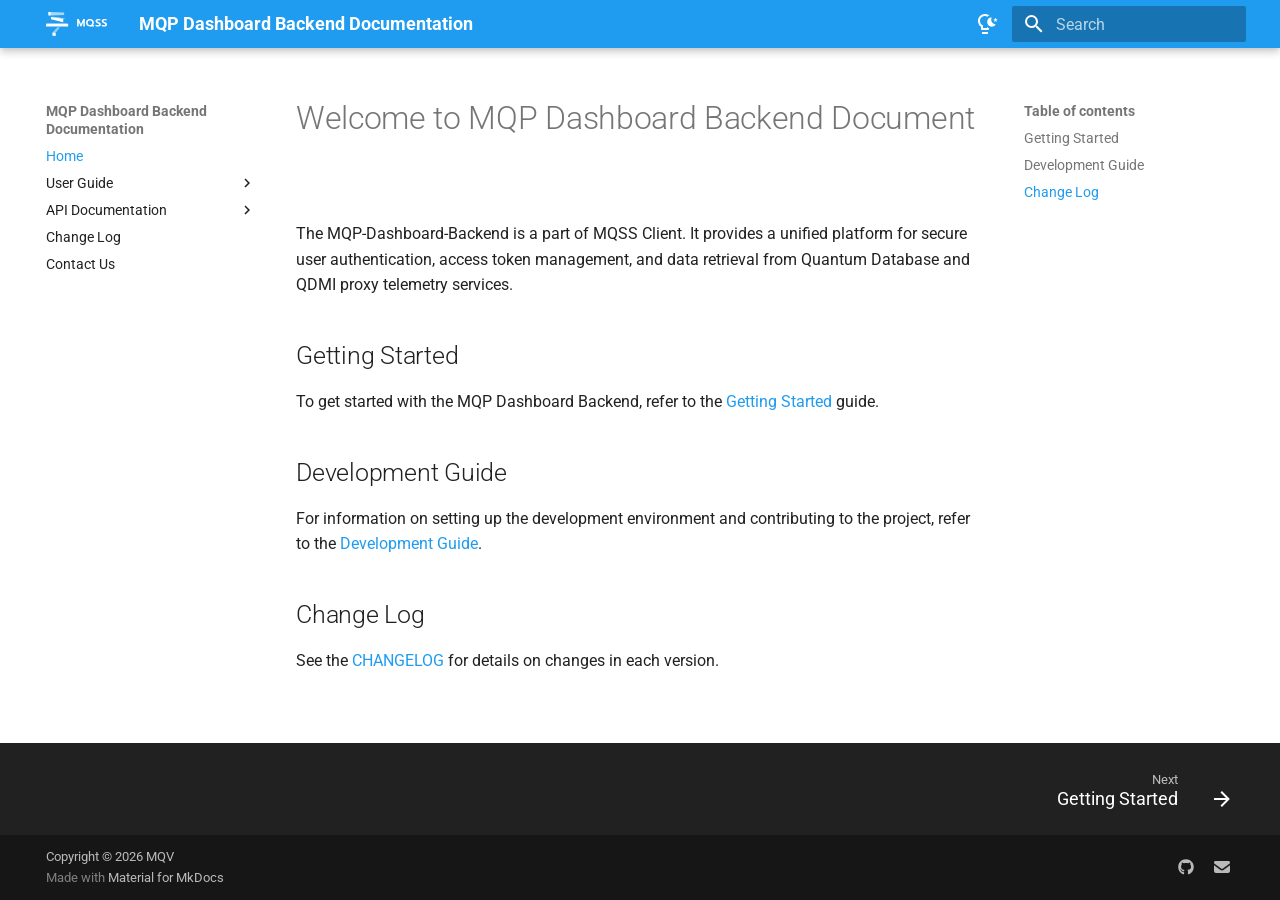
<file: index.html>
<!doctype html>
<html lang="en" class="no-js">
  <head>
    
      <meta charset="utf-8">
      <meta name="viewport" content="width=device-width,initial-scale=1">
      
      
      
      
      
        <link rel="next" href="user_guide/getting_started/">
      
      
        
      
      
      <link rel="icon" href="assets/images/favicon.png">
      <meta name="generator" content="mkdocs-1.6.1, mkdocs-material-9.7.6">
    
    
      
        <title>MQP Dashboard Backend Documentation</title>
      
    
    
      <link rel="stylesheet" href="assets/stylesheets/main.484c7ddc.min.css">
      
        
        <link rel="stylesheet" href="assets/stylesheets/palette.ab4e12ef.min.css">
      
      


    
    
      
    
    
      
        
        
        <link rel="preconnect" href="https://fonts.gstatic.com" crossorigin>
        <link rel="stylesheet" href="https://fonts.googleapis.com/css?family=Roboto:300,300i,400,400i,700,700i%7CRoboto+Mono:400,400i,700,700i&display=fallback">
        <style>:root{--md-text-font:"Roboto";--md-code-font:"Roboto Mono"}</style>
      
    
    
      <link rel="stylesheet" href="assets/_mkdocstrings.css">
    
      <link rel="stylesheet" href="css/extra.css">
    
    <script>__md_scope=new URL(".",location),__md_hash=e=>[...e].reduce(((e,_)=>(e<<5)-e+_.charCodeAt(0)),0),__md_get=(e,_=localStorage,t=__md_scope)=>JSON.parse(_.getItem(t.pathname+"."+e)),__md_set=(e,_,t=localStorage,a=__md_scope)=>{try{t.setItem(a.pathname+"."+e,JSON.stringify(_))}catch(e){}}</script>
    
      

    
    
  </head>
  
  
    
    
      
    
    
    
    
    <body dir="ltr" data-md-color-scheme="default" data-md-color-primary="custom" data-md-color-accent="deep-purple">
  
    
    <input class="md-toggle" data-md-toggle="drawer" type="checkbox" id="__drawer" autocomplete="off">
    <input class="md-toggle" data-md-toggle="search" type="checkbox" id="__search" autocomplete="off">
    <label class="md-overlay" for="__drawer"></label>
    <div data-md-component="skip">
      
        
        <a href="#welcome-to-mqp-dashboard-backend-document" class="md-skip">
          Skip to content
        </a>
      
    </div>
    <div data-md-component="announce">
      
    </div>
    
    
      

  

<header class="md-header md-header--shadow" data-md-component="header">
  <nav class="md-header__inner md-grid" aria-label="Header">
    <a href="." title="MQP Dashboard Backend Documentation" class="md-header__button md-logo" aria-label="MQP Dashboard Backend Documentation" data-md-component="logo">
      
  <img src="img/mqss_logo_white.svg" alt="logo">

    </a>
    <label class="md-header__button md-icon" for="__drawer">
      
      <svg xmlns="http://www.w3.org/2000/svg" viewBox="0 0 24 24"><path d="M3 6h18v2H3zm0 5h18v2H3zm0 5h18v2H3z"/></svg>
    </label>
    <div class="md-header__title" data-md-component="header-title">
      <div class="md-header__ellipsis">
        <div class="md-header__topic">
          <span class="md-ellipsis">
            MQP Dashboard Backend Documentation
          </span>
        </div>
        <div class="md-header__topic" data-md-component="header-topic">
          <span class="md-ellipsis">
            
              Home
            
          </span>
        </div>
      </div>
    </div>
    
      
        <form class="md-header__option" data-md-component="palette">
  
    
    
    
    <input class="md-option" data-md-color-media="" data-md-color-scheme="default" data-md-color-primary="custom" data-md-color-accent="deep-purple"  aria-label="Light mode"  type="radio" name="__palette" id="__palette_0">
    
      <label class="md-header__button md-icon" title="Light mode" for="__palette_1" hidden>
        <svg xmlns="http://www.w3.org/2000/svg" viewBox="0 0 24 24"><path d="M6 20h6v1c0 .55-.45 1-1 1H7c-.55 0-1-.45-1-1zm5-5.11V16H7v-2.42C5.23 12.81 4 11.05 4 9c0-2.76 2.24-5 5-5 .9 0 1.73.26 2.46.67.54-.47 1.2-.86 1.89-1.17C12.16 2.57 10.65 2 9 2 5.13 2 2 5.13 2 9c0 2.38 1.19 4.47 3 5.74V17c0 .55.45 1 1 1h6c.55 0 1-.45 1-1v-.68c-.75-.36-1.43-.82-2-1.43m9.92-4.95-.5-1.64 1.3-1.08-1.68-.04-.63-1.58-.56 1.61-1.68.11 1.33 1.03-.4 1.65 1.4-.97zm-1.8 2.31a4.62 4.62 0 0 1-3.27-2.28c-.73-1.26-.8-2.72-.35-4 .14-.34-.16-.68-.5-.63-3.44.66-5 4.79-2.78 7.61 1.81 2.24 5.28 2.32 7.17.05.23-.26.08-.7-.27-.75"/></svg>
      </label>
    
  
    
    
    
    <input class="md-option" data-md-color-media="" data-md-color-scheme="slate" data-md-color-primary="indigo" data-md-color-accent="deep-orange"  aria-label="Dark mode"  type="radio" name="__palette" id="__palette_1">
    
      <label class="md-header__button md-icon" title="Dark mode" for="__palette_0" hidden>
        <svg xmlns="http://www.w3.org/2000/svg" viewBox="0 0 24 24"><path d="M20 11h3v2h-3zM1 11h3v2H1zM13 1v3h-2V1zM4.92 3.5l2.13 2.14-1.42 1.41L3.5 4.93zm12.03 2.13 2.12-2.13 1.43 1.43-2.13 2.12zM12 6a6 6 0 0 1 6 6c0 2.22-1.21 4.16-3 5.2V19a1 1 0 0 1-1 1h-4a1 1 0 0 1-1-1v-1.8c-1.79-1.04-3-2.98-3-5.2a6 6 0 0 1 6-6m2 15v1a1 1 0 0 1-1 1h-2a1 1 0 0 1-1-1v-1zm-3-3h2v-2.13c1.73-.44 3-2.01 3-3.87a4 4 0 0 0-4-4 4 4 0 0 0-4 4c0 1.86 1.27 3.43 3 3.87z"/></svg>
      </label>
    
  
</form>
      
    
    
      <script>var palette=__md_get("__palette");if(palette&&palette.color){if("(prefers-color-scheme)"===palette.color.media){var media=matchMedia("(prefers-color-scheme: light)"),input=document.querySelector(media.matches?"[data-md-color-media='(prefers-color-scheme: light)']":"[data-md-color-media='(prefers-color-scheme: dark)']");palette.color.media=input.getAttribute("data-md-color-media"),palette.color.scheme=input.getAttribute("data-md-color-scheme"),palette.color.primary=input.getAttribute("data-md-color-primary"),palette.color.accent=input.getAttribute("data-md-color-accent")}for(var[key,value]of Object.entries(palette.color))document.body.setAttribute("data-md-color-"+key,value)}</script>
    
    
    
      
      
        <label class="md-header__button md-icon" for="__search">
          
          <svg xmlns="http://www.w3.org/2000/svg" viewBox="0 0 24 24"><path d="M9.5 3A6.5 6.5 0 0 1 16 9.5c0 1.61-.59 3.09-1.56 4.23l.27.27h.79l5 5-1.5 1.5-5-5v-.79l-.27-.27A6.52 6.52 0 0 1 9.5 16 6.5 6.5 0 0 1 3 9.5 6.5 6.5 0 0 1 9.5 3m0 2C7 5 5 7 5 9.5S7 14 9.5 14 14 12 14 9.5 12 5 9.5 5"/></svg>
        </label>
        <div class="md-search" data-md-component="search" role="dialog">
  <label class="md-search__overlay" for="__search"></label>
  <div class="md-search__inner" role="search">
    <form class="md-search__form" name="search">
      <input type="text" class="md-search__input" name="query" aria-label="Search" placeholder="Search" autocapitalize="off" autocorrect="off" autocomplete="off" spellcheck="false" data-md-component="search-query" required>
      <label class="md-search__icon md-icon" for="__search">
        
        <svg xmlns="http://www.w3.org/2000/svg" viewBox="0 0 24 24"><path d="M9.5 3A6.5 6.5 0 0 1 16 9.5c0 1.61-.59 3.09-1.56 4.23l.27.27h.79l5 5-1.5 1.5-5-5v-.79l-.27-.27A6.52 6.52 0 0 1 9.5 16 6.5 6.5 0 0 1 3 9.5 6.5 6.5 0 0 1 9.5 3m0 2C7 5 5 7 5 9.5S7 14 9.5 14 14 12 14 9.5 12 5 9.5 5"/></svg>
        
        <svg xmlns="http://www.w3.org/2000/svg" viewBox="0 0 24 24"><path d="M20 11v2H8l5.5 5.5-1.42 1.42L4.16 12l7.92-7.92L13.5 5.5 8 11z"/></svg>
      </label>
      <nav class="md-search__options" aria-label="Search">
        
        <button type="reset" class="md-search__icon md-icon" title="Clear" aria-label="Clear" tabindex="-1">
          
          <svg xmlns="http://www.w3.org/2000/svg" viewBox="0 0 24 24"><path d="M19 6.41 17.59 5 12 10.59 6.41 5 5 6.41 10.59 12 5 17.59 6.41 19 12 13.41 17.59 19 19 17.59 13.41 12z"/></svg>
        </button>
      </nav>
      
    </form>
    <div class="md-search__output">
      <div class="md-search__scrollwrap" tabindex="0" data-md-scrollfix>
        <div class="md-search-result" data-md-component="search-result">
          <div class="md-search-result__meta">
            Initializing search
          </div>
          <ol class="md-search-result__list" role="presentation"></ol>
        </div>
      </div>
    </div>
  </div>
</div>
      
    
    
  </nav>
  
</header>
    
    <div class="md-container" data-md-component="container">
      
      
        
          
        
      
      <main class="md-main" data-md-component="main">
        <div class="md-main__inner md-grid">
          
            
              
              <div class="md-sidebar md-sidebar--primary" data-md-component="sidebar" data-md-type="navigation" >
                <div class="md-sidebar__scrollwrap">
                  <div class="md-sidebar__inner">
                    



<nav class="md-nav md-nav--primary" aria-label="Navigation" data-md-level="0">
  <label class="md-nav__title" for="__drawer">
    <a href="." title="MQP Dashboard Backend Documentation" class="md-nav__button md-logo" aria-label="MQP Dashboard Backend Documentation" data-md-component="logo">
      
  <img src="img/mqss_logo_white.svg" alt="logo">

    </a>
    MQP Dashboard Backend Documentation
  </label>
  
  <ul class="md-nav__list" data-md-scrollfix>
    
      
      
  
  
    
  
  
  
    <li class="md-nav__item md-nav__item--active">
      
      <input class="md-nav__toggle md-toggle" type="checkbox" id="__toc">
      
      
        
      
      
        <label class="md-nav__link md-nav__link--active" for="__toc">
          
  
  
  <span class="md-ellipsis">
    
  
    Home
  

    
  </span>
  
  

          <span class="md-nav__icon md-icon"></span>
        </label>
      
      <a href="." class="md-nav__link md-nav__link--active">
        
  
  
  <span class="md-ellipsis">
    
  
    Home
  

    
  </span>
  
  

      </a>
      
        

<nav class="md-nav md-nav--secondary" aria-label="Table of contents">
  
  
  
    
  
  
    <label class="md-nav__title" for="__toc">
      <span class="md-nav__icon md-icon"></span>
      Table of contents
    </label>
    <ul class="md-nav__list" data-md-component="toc" data-md-scrollfix>
      
        <li class="md-nav__item">
  <a href="#getting-started" class="md-nav__link">
    <span class="md-ellipsis">
      
        Getting Started
      
    </span>
  </a>
  
</li>
      
        <li class="md-nav__item">
  <a href="#development-guide" class="md-nav__link">
    <span class="md-ellipsis">
      
        Development Guide
      
    </span>
  </a>
  
</li>
      
        <li class="md-nav__item">
  <a href="#change-log" class="md-nav__link">
    <span class="md-ellipsis">
      
        Change Log
      
    </span>
  </a>
  
</li>
      
    </ul>
  
</nav>
      
    </li>
  

    
      
      
  
  
  
  
    
    
    
    
    
    <li class="md-nav__item md-nav__item--nested">
      
        
        
        <input class="md-nav__toggle md-toggle " type="checkbox" id="__nav_2" >
        
          
          <label class="md-nav__link" for="__nav_2" id="__nav_2_label" tabindex="0">
            
  
  
  <span class="md-ellipsis">
    
  
    User Guide
  

    
  </span>
  
  

            <span class="md-nav__icon md-icon"></span>
          </label>
        
        <nav class="md-nav" data-md-level="1" aria-labelledby="__nav_2_label" aria-expanded="false">
          <label class="md-nav__title" for="__nav_2">
            <span class="md-nav__icon md-icon"></span>
            
  
    User Guide
  

          </label>
          <ul class="md-nav__list" data-md-scrollfix>
            
              
                
  
  
  
  
    <li class="md-nav__item">
      <a href="user_guide/getting_started/" class="md-nav__link">
        
  
  
  <span class="md-ellipsis">
    
  
    Getting Started
  

    
  </span>
  
  

      </a>
    </li>
  

              
            
              
                
  
  
  
  
    <li class="md-nav__item">
      <a href="user_guide/development_guide/" class="md-nav__link">
        
  
  
  <span class="md-ellipsis">
    
  
    Development Guide
  

    
  </span>
  
  

      </a>
    </li>
  

              
            
          </ul>
        </nav>
      
    </li>
  

    
      
      
  
  
  
  
    
    
    
    
    
    <li class="md-nav__item md-nav__item--nested">
      
        
        
        <input class="md-nav__toggle md-toggle " type="checkbox" id="__nav_3" >
        
          
          <label class="md-nav__link" for="__nav_3" id="__nav_3_label" tabindex="0">
            
  
  
  <span class="md-ellipsis">
    
  
    API Documentation
  

    
  </span>
  
  

            <span class="md-nav__icon md-icon"></span>
          </label>
        
        <nav class="md-nav" data-md-level="1" aria-labelledby="__nav_3_label" aria-expanded="false">
          <label class="md-nav__title" for="__nav_3">
            <span class="md-nav__icon md-icon"></span>
            
  
    API Documentation
  

          </label>
          <ul class="md-nav__list" data-md-scrollfix>
            
              
                
  
  
  
  
    <li class="md-nav__item">
      <a href="api/login/" class="md-nav__link">
        
  
  
  <span class="md-ellipsis">
    
  
    Authentication
  

    
  </span>
  
  

      </a>
    </li>
  

              
            
              
                
  
  
  
  
    <li class="md-nav__item">
      <a href="api/feedbacks/" class="md-nav__link">
        
  
  
  <span class="md-ellipsis">
    
  
    Feedbacks
  

    
  </span>
  
  

      </a>
    </li>
  

              
            
              
                
  
  
  
  
    <li class="md-nav__item">
      <a href="api/jobs/" class="md-nav__link">
        
  
  
  <span class="md-ellipsis">
    
  
    Jobs
  

    
  </span>
  
  

      </a>
    </li>
  

              
            
              
                
  
  
  
  
    <li class="md-nav__item">
      <a href="api/resources/" class="md-nav__link">
        
  
  
  <span class="md-ellipsis">
    
  
    Resources
  

    
  </span>
  
  

      </a>
    </li>
  

              
            
              
                
  
  
  
  
    <li class="md-nav__item">
      <a href="api/telemetry/" class="md-nav__link">
        
  
  
  <span class="md-ellipsis">
    
  
    Telemetry
  

    
  </span>
  
  

      </a>
    </li>
  

              
            
              
                
  
  
  
  
    <li class="md-nav__item">
      <a href="api/tokens/" class="md-nav__link">
        
  
  
  <span class="md-ellipsis">
    
  
    Tokens
  

    
  </span>
  
  

      </a>
    </li>
  

              
            
          </ul>
        </nav>
      
    </li>
  

    
      
      
  
  
  
  
    <li class="md-nav__item">
      <a href="CHANGELOG/" class="md-nav__link">
        
  
  
  <span class="md-ellipsis">
    
  
    Change Log
  

    
  </span>
  
  

      </a>
    </li>
  

    
      
      
  
  
  
  
    <li class="md-nav__item">
      <a href="contact/" class="md-nav__link">
        
  
  
  <span class="md-ellipsis">
    
  
    Contact Us
  

    
  </span>
  
  

      </a>
    </li>
  

    
  </ul>
</nav>
                  </div>
                </div>
              </div>
            
            
              
              <div class="md-sidebar md-sidebar--secondary" data-md-component="sidebar" data-md-type="toc" >
                <div class="md-sidebar__scrollwrap">
                  <div class="md-sidebar__inner">
                    

<nav class="md-nav md-nav--secondary" aria-label="Table of contents">
  
  
  
    
  
  
    <label class="md-nav__title" for="__toc">
      <span class="md-nav__icon md-icon"></span>
      Table of contents
    </label>
    <ul class="md-nav__list" data-md-component="toc" data-md-scrollfix>
      
        <li class="md-nav__item">
  <a href="#getting-started" class="md-nav__link">
    <span class="md-ellipsis">
      
        Getting Started
      
    </span>
  </a>
  
</li>
      
        <li class="md-nav__item">
  <a href="#development-guide" class="md-nav__link">
    <span class="md-ellipsis">
      
        Development Guide
      
    </span>
  </a>
  
</li>
      
        <li class="md-nav__item">
  <a href="#change-log" class="md-nav__link">
    <span class="md-ellipsis">
      
        Change Log
      
    </span>
  </a>
  
</li>
      
    </ul>
  
</nav>
                  </div>
                </div>
              </div>
            
          
          
            <div class="md-content" data-md-component="content">
              
              <article class="md-content__inner md-typeset">
                
                  



<h1 id="welcome-to-mqp-dashboard-backend-document">Welcome to MQP Dashboard Backend Document<a class="headerlink" href="#welcome-to-mqp-dashboard-backend-document" title="Permanent link">&para;</a></h1>
<p>The MQP-Dashboard-Backend is a part of MQSS Client. It provides a unified platform for secure user authentication, access token management, and data retrieval from Quantum Database and QDMI proxy telemetry services.</p>
<h2 id="getting-started">Getting Started<a class="headerlink" href="#getting-started" title="Permanent link">&para;</a></h2>
<p>To get started with the MQP Dashboard Backend, refer to the <a href="user_guide/getting_started/">Getting Started</a> guide.</p>
<h2 id="development-guide">Development Guide<a class="headerlink" href="#development-guide" title="Permanent link">&para;</a></h2>
<p>For information on setting up the development environment and contributing to the project, refer to the <a href="user_guide/development_guide/">Development Guide</a>.</p>
<h2 id="change-log">Change Log<a class="headerlink" href="#change-log" title="Permanent link">&para;</a></h2>
<p>See the <a href="CHANGELOG/">CHANGELOG</a> for details on changes in each version.</p>












                
              </article>
            </div>
          
          
<script>var target=document.getElementById(location.hash.slice(1));target&&target.name&&(target.checked=target.name.startsWith("__tabbed_"))</script>
        </div>
        
      </main>
      
        <footer class="md-footer">
  
    
      
      <nav class="md-footer__inner md-grid" aria-label="Footer" >
        
        
          
          <a href="user_guide/getting_started/" class="md-footer__link md-footer__link--next" aria-label="Next: Getting Started">
            <div class="md-footer__title">
              <span class="md-footer__direction">
                Next
              </span>
              <div class="md-ellipsis">
                Getting Started
              </div>
            </div>
            <div class="md-footer__button md-icon">
              
              <svg xmlns="http://www.w3.org/2000/svg" viewBox="0 0 24 24"><path d="M4 11v2h12l-5.5 5.5 1.42 1.42L19.84 12l-7.92-7.92L10.5 5.5 16 11z"/></svg>
            </div>
          </a>
        
      </nav>
    
  
  <div class="md-footer-meta md-typeset">
    <div class="md-footer-meta__inner md-grid">
      <div class="md-copyright">
  
    <div class="md-copyright__highlight">
      Copyright &copy; 2026 MQV
    </div>
  
  
    Made with
    <a href="https://squidfunk.github.io/mkdocs-material/" target="_blank" rel="noopener">
      Material for MkDocs
    </a>
  
</div>
      
        
<div class="md-social">
  
    
    
    
    
      
      
    
    <a href="https://github.com/Munich-Quantum-Software-Stack/MQP-Dashboard-Backend" target="_blank" rel="noopener" title="github.com" class="md-social__link">
      <svg xmlns="http://www.w3.org/2000/svg" viewBox="0 0 512 512"><!--! Font Awesome Free 7.1.0 by @fontawesome - https://fontawesome.com License - https://fontawesome.com/license/free (Icons: CC BY 4.0, Fonts: SIL OFL 1.1, Code: MIT License) Copyright 2025 Fonticons, Inc.--><path d="M173.9 397.4c0 2-2.3 3.6-5.2 3.6-3.3.3-5.6-1.3-5.6-3.6 0-2 2.3-3.6 5.2-3.6 3-.3 5.6 1.3 5.6 3.6m-31.1-4.5c-.7 2 1.3 4.3 4.3 4.9 2.6 1 5.6 0 6.2-2s-1.3-4.3-4.3-5.2c-2.6-.7-5.5.3-6.2 2.3m44.2-1.7c-2.9.7-4.9 2.6-4.6 4.9.3 2 2.9 3.3 5.9 2.6 2.9-.7 4.9-2.6 4.6-4.6-.3-1.9-3-3.2-5.9-2.9M252.8 8C114.1 8 8 113.3 8 252c0 110.9 69.8 205.8 169.5 239.2 12.8 2.3 17.3-5.6 17.3-12.1 0-6.2-.3-40.4-.3-61.4 0 0-70 15-84.7-29.8 0 0-11.4-29.1-27.8-36.6 0 0-22.9-15.7 1.6-15.4 0 0 24.9 2 38.6 25.8 21.9 38.6 58.6 27.5 72.9 20.9 2.3-16 8.8-27.1 16-33.7-55.9-6.2-112.3-14.3-112.3-110.5 0-27.5 7.6-41.3 23.6-58.9-2.6-6.5-11.1-33.3 2.6-67.9 20.9-6.5 69 27 69 27 20-5.6 41.5-8.5 62.8-8.5s42.8 2.9 62.8 8.5c0 0 48.1-33.6 69-27 13.7 34.7 5.2 61.4 2.6 67.9 16 17.7 25.8 31.5 25.8 58.9 0 96.5-58.9 104.2-114.8 110.5 9.2 7.9 17 22.9 17 46.4 0 33.7-.3 75.4-.3 83.6 0 6.5 4.6 14.4 17.3 12.1C436.2 457.8 504 362.9 504 252 504 113.3 391.5 8 252.8 8M105.2 352.9c-1.3 1-1 3.3.7 5.2 1.6 1.6 3.9 2.3 5.2 1 1.3-1 1-3.3-.7-5.2-1.6-1.6-3.9-2.3-5.2-1m-10.8-8.1c-.7 1.3.3 2.9 2.3 3.9 1.6 1 3.6.7 4.3-.7.7-1.3-.3-2.9-2.3-3.9-2-.6-3.6-.3-4.3.7m32.4 35.6c-1.6 1.3-1 4.3 1.3 6.2 2.3 2.3 5.2 2.6 6.5 1 1.3-1.3.7-4.3-1.3-6.2-2.2-2.3-5.2-2.6-6.5-1m-11.4-14.7c-1.6 1-1.6 3.6 0 5.9s4.3 3.3 5.6 2.3c1.6-1.3 1.6-3.9 0-6.2-1.4-2.3-4-3.3-5.6-2"/></svg>
    </a>
  
    
    
    
    
    <a href="mailto:quantum@lrz.de" target="_blank" rel="noopener" title="" class="md-social__link">
      <svg xmlns="http://www.w3.org/2000/svg" viewBox="0 0 512 512"><!--! Font Awesome Free 7.1.0 by @fontawesome - https://fontawesome.com License - https://fontawesome.com/license/free (Icons: CC BY 4.0, Fonts: SIL OFL 1.1, Code: MIT License) Copyright 2025 Fonticons, Inc.--><path d="M48 64C21.5 64 0 85.5 0 112c0 15.1 7.1 29.3 19.2 38.4l208 156a48 48 0 0 0 57.6 0l208-156c12.1-9.1 19.2-23.3 19.2-38.4 0-26.5-21.5-48-48-48zM0 196v188c0 35.3 28.7 64 64 64h384c35.3 0 64-28.7 64-64V196L313.6 344.8c-34.1 25.6-81.1 25.6-115.2 0z"/></svg>
    </a>
  
</div>
      
    </div>
  </div>
</footer>
      
    </div>
    <div class="md-dialog" data-md-component="dialog">
      <div class="md-dialog__inner md-typeset"></div>
    </div>
    
    
    
      
      
      <script id="__config" type="application/json">{"annotate": null, "base": ".", "features": ["content.code.copy", "navigation.instant", "navigation.footer"], "search": "assets/javascripts/workers/search.2c215733.min.js", "tags": null, "translations": {"clipboard.copied": "Copied to clipboard", "clipboard.copy": "Copy to clipboard", "search.result.more.one": "1 more on this page", "search.result.more.other": "# more on this page", "search.result.none": "No matching documents", "search.result.one": "1 matching document", "search.result.other": "# matching documents", "search.result.placeholder": "Type to start searching", "search.result.term.missing": "Missing", "select.version": "Select version"}, "version": null}</script>
    
    
      <script src="assets/javascripts/bundle.79ae519e.min.js"></script>
      
    
  </body>
</html>
</file>
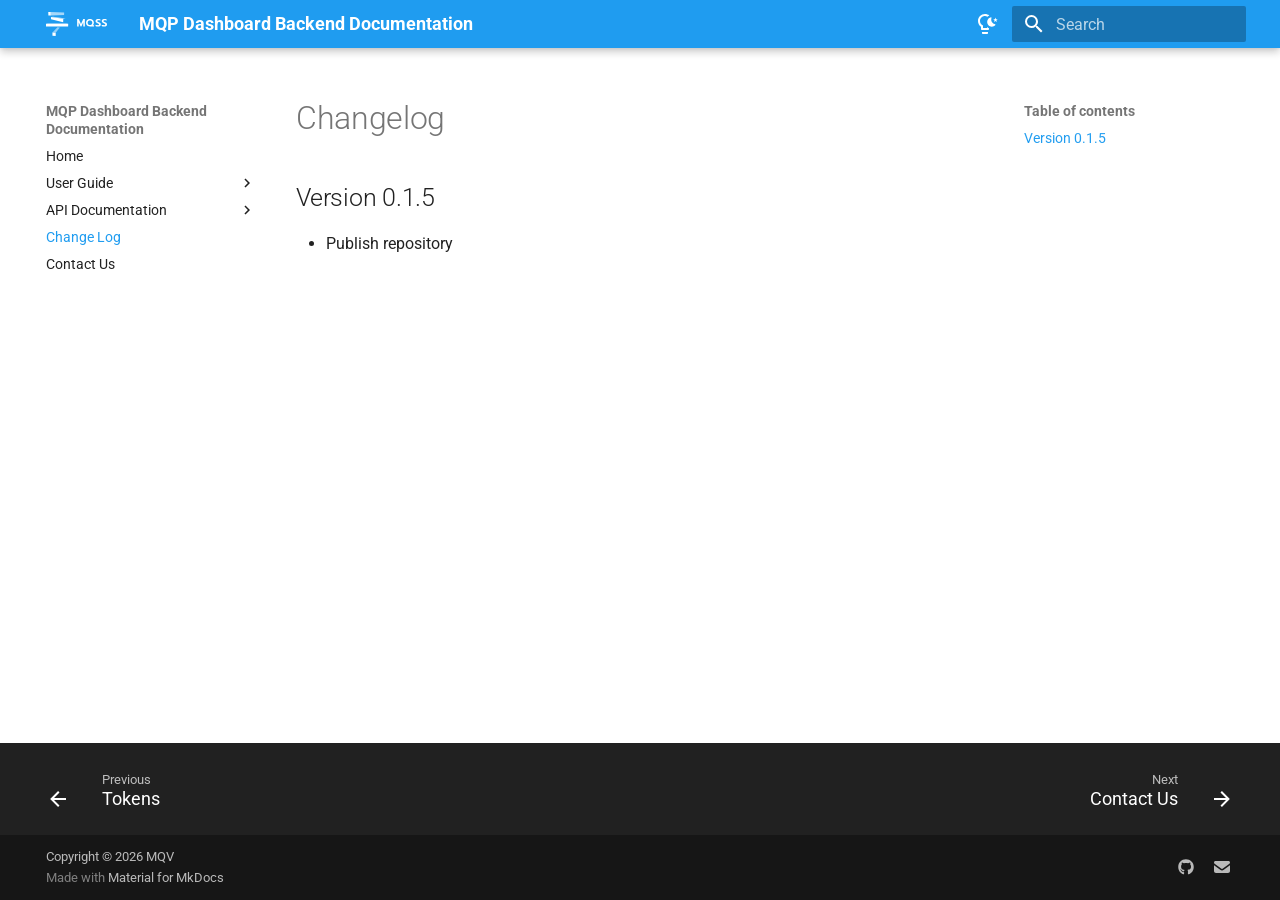
<file: CHANGELOG/index.html>
<!doctype html>
<html lang="en" class="no-js">
  <head>
    
      <meta charset="utf-8">
      <meta name="viewport" content="width=device-width,initial-scale=1">
      
      
      
      
        <link rel="prev" href="../api/tokens/">
      
      
        <link rel="next" href="../contact/">
      
      
        
      
      
      <link rel="icon" href="../assets/images/favicon.png">
      <meta name="generator" content="mkdocs-1.6.1, mkdocs-material-9.7.6">
    
    
      
        <title>Change Log - MQP Dashboard Backend Documentation</title>
      
    
    
      <link rel="stylesheet" href="../assets/stylesheets/main.484c7ddc.min.css">
      
        
        <link rel="stylesheet" href="../assets/stylesheets/palette.ab4e12ef.min.css">
      
      


    
    
      
    
    
      
        
        
        <link rel="preconnect" href="https://fonts.gstatic.com" crossorigin>
        <link rel="stylesheet" href="https://fonts.googleapis.com/css?family=Roboto:300,300i,400,400i,700,700i%7CRoboto+Mono:400,400i,700,700i&display=fallback">
        <style>:root{--md-text-font:"Roboto";--md-code-font:"Roboto Mono"}</style>
      
    
    
      <link rel="stylesheet" href="../assets/_mkdocstrings.css">
    
      <link rel="stylesheet" href="../css/extra.css">
    
    <script>__md_scope=new URL("..",location),__md_hash=e=>[...e].reduce(((e,_)=>(e<<5)-e+_.charCodeAt(0)),0),__md_get=(e,_=localStorage,t=__md_scope)=>JSON.parse(_.getItem(t.pathname+"."+e)),__md_set=(e,_,t=localStorage,a=__md_scope)=>{try{t.setItem(a.pathname+"."+e,JSON.stringify(_))}catch(e){}}</script>
    
      

    
    
  </head>
  
  
    
    
      
    
    
    
    
    <body dir="ltr" data-md-color-scheme="default" data-md-color-primary="custom" data-md-color-accent="deep-purple">
  
    
    <input class="md-toggle" data-md-toggle="drawer" type="checkbox" id="__drawer" autocomplete="off">
    <input class="md-toggle" data-md-toggle="search" type="checkbox" id="__search" autocomplete="off">
    <label class="md-overlay" for="__drawer"></label>
    <div data-md-component="skip">
      
        
        <a href="#changelog" class="md-skip">
          Skip to content
        </a>
      
    </div>
    <div data-md-component="announce">
      
    </div>
    
    
      

  

<header class="md-header md-header--shadow" data-md-component="header">
  <nav class="md-header__inner md-grid" aria-label="Header">
    <a href=".." title="MQP Dashboard Backend Documentation" class="md-header__button md-logo" aria-label="MQP Dashboard Backend Documentation" data-md-component="logo">
      
  <img src="../img/mqss_logo_white.svg" alt="logo">

    </a>
    <label class="md-header__button md-icon" for="__drawer">
      
      <svg xmlns="http://www.w3.org/2000/svg" viewBox="0 0 24 24"><path d="M3 6h18v2H3zm0 5h18v2H3zm0 5h18v2H3z"/></svg>
    </label>
    <div class="md-header__title" data-md-component="header-title">
      <div class="md-header__ellipsis">
        <div class="md-header__topic">
          <span class="md-ellipsis">
            MQP Dashboard Backend Documentation
          </span>
        </div>
        <div class="md-header__topic" data-md-component="header-topic">
          <span class="md-ellipsis">
            
              Change Log
            
          </span>
        </div>
      </div>
    </div>
    
      
        <form class="md-header__option" data-md-component="palette">
  
    
    
    
    <input class="md-option" data-md-color-media="" data-md-color-scheme="default" data-md-color-primary="custom" data-md-color-accent="deep-purple"  aria-label="Light mode"  type="radio" name="__palette" id="__palette_0">
    
      <label class="md-header__button md-icon" title="Light mode" for="__palette_1" hidden>
        <svg xmlns="http://www.w3.org/2000/svg" viewBox="0 0 24 24"><path d="M6 20h6v1c0 .55-.45 1-1 1H7c-.55 0-1-.45-1-1zm5-5.11V16H7v-2.42C5.23 12.81 4 11.05 4 9c0-2.76 2.24-5 5-5 .9 0 1.73.26 2.46.67.54-.47 1.2-.86 1.89-1.17C12.16 2.57 10.65 2 9 2 5.13 2 2 5.13 2 9c0 2.38 1.19 4.47 3 5.74V17c0 .55.45 1 1 1h6c.55 0 1-.45 1-1v-.68c-.75-.36-1.43-.82-2-1.43m9.92-4.95-.5-1.64 1.3-1.08-1.68-.04-.63-1.58-.56 1.61-1.68.11 1.33 1.03-.4 1.65 1.4-.97zm-1.8 2.31a4.62 4.62 0 0 1-3.27-2.28c-.73-1.26-.8-2.72-.35-4 .14-.34-.16-.68-.5-.63-3.44.66-5 4.79-2.78 7.61 1.81 2.24 5.28 2.32 7.17.05.23-.26.08-.7-.27-.75"/></svg>
      </label>
    
  
    
    
    
    <input class="md-option" data-md-color-media="" data-md-color-scheme="slate" data-md-color-primary="indigo" data-md-color-accent="deep-orange"  aria-label="Dark mode"  type="radio" name="__palette" id="__palette_1">
    
      <label class="md-header__button md-icon" title="Dark mode" for="__palette_0" hidden>
        <svg xmlns="http://www.w3.org/2000/svg" viewBox="0 0 24 24"><path d="M20 11h3v2h-3zM1 11h3v2H1zM13 1v3h-2V1zM4.92 3.5l2.13 2.14-1.42 1.41L3.5 4.93zm12.03 2.13 2.12-2.13 1.43 1.43-2.13 2.12zM12 6a6 6 0 0 1 6 6c0 2.22-1.21 4.16-3 5.2V19a1 1 0 0 1-1 1h-4a1 1 0 0 1-1-1v-1.8c-1.79-1.04-3-2.98-3-5.2a6 6 0 0 1 6-6m2 15v1a1 1 0 0 1-1 1h-2a1 1 0 0 1-1-1v-1zm-3-3h2v-2.13c1.73-.44 3-2.01 3-3.87a4 4 0 0 0-4-4 4 4 0 0 0-4 4c0 1.86 1.27 3.43 3 3.87z"/></svg>
      </label>
    
  
</form>
      
    
    
      <script>var palette=__md_get("__palette");if(palette&&palette.color){if("(prefers-color-scheme)"===palette.color.media){var media=matchMedia("(prefers-color-scheme: light)"),input=document.querySelector(media.matches?"[data-md-color-media='(prefers-color-scheme: light)']":"[data-md-color-media='(prefers-color-scheme: dark)']");palette.color.media=input.getAttribute("data-md-color-media"),palette.color.scheme=input.getAttribute("data-md-color-scheme"),palette.color.primary=input.getAttribute("data-md-color-primary"),palette.color.accent=input.getAttribute("data-md-color-accent")}for(var[key,value]of Object.entries(palette.color))document.body.setAttribute("data-md-color-"+key,value)}</script>
    
    
    
      
      
        <label class="md-header__button md-icon" for="__search">
          
          <svg xmlns="http://www.w3.org/2000/svg" viewBox="0 0 24 24"><path d="M9.5 3A6.5 6.5 0 0 1 16 9.5c0 1.61-.59 3.09-1.56 4.23l.27.27h.79l5 5-1.5 1.5-5-5v-.79l-.27-.27A6.52 6.52 0 0 1 9.5 16 6.5 6.5 0 0 1 3 9.5 6.5 6.5 0 0 1 9.5 3m0 2C7 5 5 7 5 9.5S7 14 9.5 14 14 12 14 9.5 12 5 9.5 5"/></svg>
        </label>
        <div class="md-search" data-md-component="search" role="dialog">
  <label class="md-search__overlay" for="__search"></label>
  <div class="md-search__inner" role="search">
    <form class="md-search__form" name="search">
      <input type="text" class="md-search__input" name="query" aria-label="Search" placeholder="Search" autocapitalize="off" autocorrect="off" autocomplete="off" spellcheck="false" data-md-component="search-query" required>
      <label class="md-search__icon md-icon" for="__search">
        
        <svg xmlns="http://www.w3.org/2000/svg" viewBox="0 0 24 24"><path d="M9.5 3A6.5 6.5 0 0 1 16 9.5c0 1.61-.59 3.09-1.56 4.23l.27.27h.79l5 5-1.5 1.5-5-5v-.79l-.27-.27A6.52 6.52 0 0 1 9.5 16 6.5 6.5 0 0 1 3 9.5 6.5 6.5 0 0 1 9.5 3m0 2C7 5 5 7 5 9.5S7 14 9.5 14 14 12 14 9.5 12 5 9.5 5"/></svg>
        
        <svg xmlns="http://www.w3.org/2000/svg" viewBox="0 0 24 24"><path d="M20 11v2H8l5.5 5.5-1.42 1.42L4.16 12l7.92-7.92L13.5 5.5 8 11z"/></svg>
      </label>
      <nav class="md-search__options" aria-label="Search">
        
        <button type="reset" class="md-search__icon md-icon" title="Clear" aria-label="Clear" tabindex="-1">
          
          <svg xmlns="http://www.w3.org/2000/svg" viewBox="0 0 24 24"><path d="M19 6.41 17.59 5 12 10.59 6.41 5 5 6.41 10.59 12 5 17.59 6.41 19 12 13.41 17.59 19 19 17.59 13.41 12z"/></svg>
        </button>
      </nav>
      
    </form>
    <div class="md-search__output">
      <div class="md-search__scrollwrap" tabindex="0" data-md-scrollfix>
        <div class="md-search-result" data-md-component="search-result">
          <div class="md-search-result__meta">
            Initializing search
          </div>
          <ol class="md-search-result__list" role="presentation"></ol>
        </div>
      </div>
    </div>
  </div>
</div>
      
    
    
  </nav>
  
</header>
    
    <div class="md-container" data-md-component="container">
      
      
        
          
        
      
      <main class="md-main" data-md-component="main">
        <div class="md-main__inner md-grid">
          
            
              
              <div class="md-sidebar md-sidebar--primary" data-md-component="sidebar" data-md-type="navigation" >
                <div class="md-sidebar__scrollwrap">
                  <div class="md-sidebar__inner">
                    



<nav class="md-nav md-nav--primary" aria-label="Navigation" data-md-level="0">
  <label class="md-nav__title" for="__drawer">
    <a href=".." title="MQP Dashboard Backend Documentation" class="md-nav__button md-logo" aria-label="MQP Dashboard Backend Documentation" data-md-component="logo">
      
  <img src="../img/mqss_logo_white.svg" alt="logo">

    </a>
    MQP Dashboard Backend Documentation
  </label>
  
  <ul class="md-nav__list" data-md-scrollfix>
    
      
      
  
  
  
  
    <li class="md-nav__item">
      <a href=".." class="md-nav__link">
        
  
  
  <span class="md-ellipsis">
    
  
    Home
  

    
  </span>
  
  

      </a>
    </li>
  

    
      
      
  
  
  
  
    
    
    
    
    
    <li class="md-nav__item md-nav__item--nested">
      
        
        
        <input class="md-nav__toggle md-toggle " type="checkbox" id="__nav_2" >
        
          
          <label class="md-nav__link" for="__nav_2" id="__nav_2_label" tabindex="0">
            
  
  
  <span class="md-ellipsis">
    
  
    User Guide
  

    
  </span>
  
  

            <span class="md-nav__icon md-icon"></span>
          </label>
        
        <nav class="md-nav" data-md-level="1" aria-labelledby="__nav_2_label" aria-expanded="false">
          <label class="md-nav__title" for="__nav_2">
            <span class="md-nav__icon md-icon"></span>
            
  
    User Guide
  

          </label>
          <ul class="md-nav__list" data-md-scrollfix>
            
              
                
  
  
  
  
    <li class="md-nav__item">
      <a href="../user_guide/getting_started/" class="md-nav__link">
        
  
  
  <span class="md-ellipsis">
    
  
    Getting Started
  

    
  </span>
  
  

      </a>
    </li>
  

              
            
              
                
  
  
  
  
    <li class="md-nav__item">
      <a href="../user_guide/development_guide/" class="md-nav__link">
        
  
  
  <span class="md-ellipsis">
    
  
    Development Guide
  

    
  </span>
  
  

      </a>
    </li>
  

              
            
          </ul>
        </nav>
      
    </li>
  

    
      
      
  
  
  
  
    
    
    
    
    
    <li class="md-nav__item md-nav__item--nested">
      
        
        
        <input class="md-nav__toggle md-toggle " type="checkbox" id="__nav_3" >
        
          
          <label class="md-nav__link" for="__nav_3" id="__nav_3_label" tabindex="0">
            
  
  
  <span class="md-ellipsis">
    
  
    API Documentation
  

    
  </span>
  
  

            <span class="md-nav__icon md-icon"></span>
          </label>
        
        <nav class="md-nav" data-md-level="1" aria-labelledby="__nav_3_label" aria-expanded="false">
          <label class="md-nav__title" for="__nav_3">
            <span class="md-nav__icon md-icon"></span>
            
  
    API Documentation
  

          </label>
          <ul class="md-nav__list" data-md-scrollfix>
            
              
                
  
  
  
  
    <li class="md-nav__item">
      <a href="../api/login/" class="md-nav__link">
        
  
  
  <span class="md-ellipsis">
    
  
    Authentication
  

    
  </span>
  
  

      </a>
    </li>
  

              
            
              
                
  
  
  
  
    <li class="md-nav__item">
      <a href="../api/feedbacks/" class="md-nav__link">
        
  
  
  <span class="md-ellipsis">
    
  
    Feedbacks
  

    
  </span>
  
  

      </a>
    </li>
  

              
            
              
                
  
  
  
  
    <li class="md-nav__item">
      <a href="../api/jobs/" class="md-nav__link">
        
  
  
  <span class="md-ellipsis">
    
  
    Jobs
  

    
  </span>
  
  

      </a>
    </li>
  

              
            
              
                
  
  
  
  
    <li class="md-nav__item">
      <a href="../api/resources/" class="md-nav__link">
        
  
  
  <span class="md-ellipsis">
    
  
    Resources
  

    
  </span>
  
  

      </a>
    </li>
  

              
            
              
                
  
  
  
  
    <li class="md-nav__item">
      <a href="../api/telemetry/" class="md-nav__link">
        
  
  
  <span class="md-ellipsis">
    
  
    Telemetry
  

    
  </span>
  
  

      </a>
    </li>
  

              
            
              
                
  
  
  
  
    <li class="md-nav__item">
      <a href="../api/tokens/" class="md-nav__link">
        
  
  
  <span class="md-ellipsis">
    
  
    Tokens
  

    
  </span>
  
  

      </a>
    </li>
  

              
            
          </ul>
        </nav>
      
    </li>
  

    
      
      
  
  
    
  
  
  
    <li class="md-nav__item md-nav__item--active">
      
      <input class="md-nav__toggle md-toggle" type="checkbox" id="__toc">
      
      
        
      
      
        <label class="md-nav__link md-nav__link--active" for="__toc">
          
  
  
  <span class="md-ellipsis">
    
  
    Change Log
  

    
  </span>
  
  

          <span class="md-nav__icon md-icon"></span>
        </label>
      
      <a href="./" class="md-nav__link md-nav__link--active">
        
  
  
  <span class="md-ellipsis">
    
  
    Change Log
  

    
  </span>
  
  

      </a>
      
        

<nav class="md-nav md-nav--secondary" aria-label="Table of contents">
  
  
  
    
  
  
    <label class="md-nav__title" for="__toc">
      <span class="md-nav__icon md-icon"></span>
      Table of contents
    </label>
    <ul class="md-nav__list" data-md-component="toc" data-md-scrollfix>
      
        <li class="md-nav__item">
  <a href="#version-015" class="md-nav__link">
    <span class="md-ellipsis">
      
        Version 0.1.5
      
    </span>
  </a>
  
</li>
      
    </ul>
  
</nav>
      
    </li>
  

    
      
      
  
  
  
  
    <li class="md-nav__item">
      <a href="../contact/" class="md-nav__link">
        
  
  
  <span class="md-ellipsis">
    
  
    Contact Us
  

    
  </span>
  
  

      </a>
    </li>
  

    
  </ul>
</nav>
                  </div>
                </div>
              </div>
            
            
              
              <div class="md-sidebar md-sidebar--secondary" data-md-component="sidebar" data-md-type="toc" >
                <div class="md-sidebar__scrollwrap">
                  <div class="md-sidebar__inner">
                    

<nav class="md-nav md-nav--secondary" aria-label="Table of contents">
  
  
  
    
  
  
    <label class="md-nav__title" for="__toc">
      <span class="md-nav__icon md-icon"></span>
      Table of contents
    </label>
    <ul class="md-nav__list" data-md-component="toc" data-md-scrollfix>
      
        <li class="md-nav__item">
  <a href="#version-015" class="md-nav__link">
    <span class="md-ellipsis">
      
        Version 0.1.5
      
    </span>
  </a>
  
</li>
      
    </ul>
  
</nav>
                  </div>
                </div>
              </div>
            
          
          
            <div class="md-content" data-md-component="content">
              
              <article class="md-content__inner md-typeset">
                
                  



<h1 id="changelog">Changelog<a class="headerlink" href="#changelog" title="Permanent link">&para;</a></h1>
<h2 id="version-015">Version 0.1.5<a class="headerlink" href="#version-015" title="Permanent link">&para;</a></h2>
<ul>
<li>Publish repository</li>
</ul>












                
              </article>
            </div>
          
          
<script>var target=document.getElementById(location.hash.slice(1));target&&target.name&&(target.checked=target.name.startsWith("__tabbed_"))</script>
        </div>
        
      </main>
      
        <footer class="md-footer">
  
    
      
      <nav class="md-footer__inner md-grid" aria-label="Footer" >
        
          
          <a href="../api/tokens/" class="md-footer__link md-footer__link--prev" aria-label="Previous: Tokens">
            <div class="md-footer__button md-icon">
              
              <svg xmlns="http://www.w3.org/2000/svg" viewBox="0 0 24 24"><path d="M20 11v2H8l5.5 5.5-1.42 1.42L4.16 12l7.92-7.92L13.5 5.5 8 11z"/></svg>
            </div>
            <div class="md-footer__title">
              <span class="md-footer__direction">
                Previous
              </span>
              <div class="md-ellipsis">
                Tokens
              </div>
            </div>
          </a>
        
        
          
          <a href="../contact/" class="md-footer__link md-footer__link--next" aria-label="Next: Contact Us">
            <div class="md-footer__title">
              <span class="md-footer__direction">
                Next
              </span>
              <div class="md-ellipsis">
                Contact Us
              </div>
            </div>
            <div class="md-footer__button md-icon">
              
              <svg xmlns="http://www.w3.org/2000/svg" viewBox="0 0 24 24"><path d="M4 11v2h12l-5.5 5.5 1.42 1.42L19.84 12l-7.92-7.92L10.5 5.5 16 11z"/></svg>
            </div>
          </a>
        
      </nav>
    
  
  <div class="md-footer-meta md-typeset">
    <div class="md-footer-meta__inner md-grid">
      <div class="md-copyright">
  
    <div class="md-copyright__highlight">
      Copyright &copy; 2026 MQV
    </div>
  
  
    Made with
    <a href="https://squidfunk.github.io/mkdocs-material/" target="_blank" rel="noopener">
      Material for MkDocs
    </a>
  
</div>
      
        
<div class="md-social">
  
    
    
    
    
      
      
    
    <a href="https://github.com/Munich-Quantum-Software-Stack/MQP-Dashboard-Backend" target="_blank" rel="noopener" title="github.com" class="md-social__link">
      <svg xmlns="http://www.w3.org/2000/svg" viewBox="0 0 512 512"><!--! Font Awesome Free 7.1.0 by @fontawesome - https://fontawesome.com License - https://fontawesome.com/license/free (Icons: CC BY 4.0, Fonts: SIL OFL 1.1, Code: MIT License) Copyright 2025 Fonticons, Inc.--><path d="M173.9 397.4c0 2-2.3 3.6-5.2 3.6-3.3.3-5.6-1.3-5.6-3.6 0-2 2.3-3.6 5.2-3.6 3-.3 5.6 1.3 5.6 3.6m-31.1-4.5c-.7 2 1.3 4.3 4.3 4.9 2.6 1 5.6 0 6.2-2s-1.3-4.3-4.3-5.2c-2.6-.7-5.5.3-6.2 2.3m44.2-1.7c-2.9.7-4.9 2.6-4.6 4.9.3 2 2.9 3.3 5.9 2.6 2.9-.7 4.9-2.6 4.6-4.6-.3-1.9-3-3.2-5.9-2.9M252.8 8C114.1 8 8 113.3 8 252c0 110.9 69.8 205.8 169.5 239.2 12.8 2.3 17.3-5.6 17.3-12.1 0-6.2-.3-40.4-.3-61.4 0 0-70 15-84.7-29.8 0 0-11.4-29.1-27.8-36.6 0 0-22.9-15.7 1.6-15.4 0 0 24.9 2 38.6 25.8 21.9 38.6 58.6 27.5 72.9 20.9 2.3-16 8.8-27.1 16-33.7-55.9-6.2-112.3-14.3-112.3-110.5 0-27.5 7.6-41.3 23.6-58.9-2.6-6.5-11.1-33.3 2.6-67.9 20.9-6.5 69 27 69 27 20-5.6 41.5-8.5 62.8-8.5s42.8 2.9 62.8 8.5c0 0 48.1-33.6 69-27 13.7 34.7 5.2 61.4 2.6 67.9 16 17.7 25.8 31.5 25.8 58.9 0 96.5-58.9 104.2-114.8 110.5 9.2 7.9 17 22.9 17 46.4 0 33.7-.3 75.4-.3 83.6 0 6.5 4.6 14.4 17.3 12.1C436.2 457.8 504 362.9 504 252 504 113.3 391.5 8 252.8 8M105.2 352.9c-1.3 1-1 3.3.7 5.2 1.6 1.6 3.9 2.3 5.2 1 1.3-1 1-3.3-.7-5.2-1.6-1.6-3.9-2.3-5.2-1m-10.8-8.1c-.7 1.3.3 2.9 2.3 3.9 1.6 1 3.6.7 4.3-.7.7-1.3-.3-2.9-2.3-3.9-2-.6-3.6-.3-4.3.7m32.4 35.6c-1.6 1.3-1 4.3 1.3 6.2 2.3 2.3 5.2 2.6 6.5 1 1.3-1.3.7-4.3-1.3-6.2-2.2-2.3-5.2-2.6-6.5-1m-11.4-14.7c-1.6 1-1.6 3.6 0 5.9s4.3 3.3 5.6 2.3c1.6-1.3 1.6-3.9 0-6.2-1.4-2.3-4-3.3-5.6-2"/></svg>
    </a>
  
    
    
    
    
    <a href="mailto:quantum@lrz.de" target="_blank" rel="noopener" title="" class="md-social__link">
      <svg xmlns="http://www.w3.org/2000/svg" viewBox="0 0 512 512"><!--! Font Awesome Free 7.1.0 by @fontawesome - https://fontawesome.com License - https://fontawesome.com/license/free (Icons: CC BY 4.0, Fonts: SIL OFL 1.1, Code: MIT License) Copyright 2025 Fonticons, Inc.--><path d="M48 64C21.5 64 0 85.5 0 112c0 15.1 7.1 29.3 19.2 38.4l208 156a48 48 0 0 0 57.6 0l208-156c12.1-9.1 19.2-23.3 19.2-38.4 0-26.5-21.5-48-48-48zM0 196v188c0 35.3 28.7 64 64 64h384c35.3 0 64-28.7 64-64V196L313.6 344.8c-34.1 25.6-81.1 25.6-115.2 0z"/></svg>
    </a>
  
</div>
      
    </div>
  </div>
</footer>
      
    </div>
    <div class="md-dialog" data-md-component="dialog">
      <div class="md-dialog__inner md-typeset"></div>
    </div>
    
    
    
      
      
      <script id="__config" type="application/json">{"annotate": null, "base": "..", "features": ["content.code.copy", "navigation.instant", "navigation.footer"], "search": "../assets/javascripts/workers/search.2c215733.min.js", "tags": null, "translations": {"clipboard.copied": "Copied to clipboard", "clipboard.copy": "Copy to clipboard", "search.result.more.one": "1 more on this page", "search.result.more.other": "# more on this page", "search.result.none": "No matching documents", "search.result.one": "1 matching document", "search.result.other": "# matching documents", "search.result.placeholder": "Type to start searching", "search.result.term.missing": "Missing", "select.version": "Select version"}, "version": null}</script>
    
    
      <script src="../assets/javascripts/bundle.79ae519e.min.js"></script>
      
    
  </body>
</html>
</file>
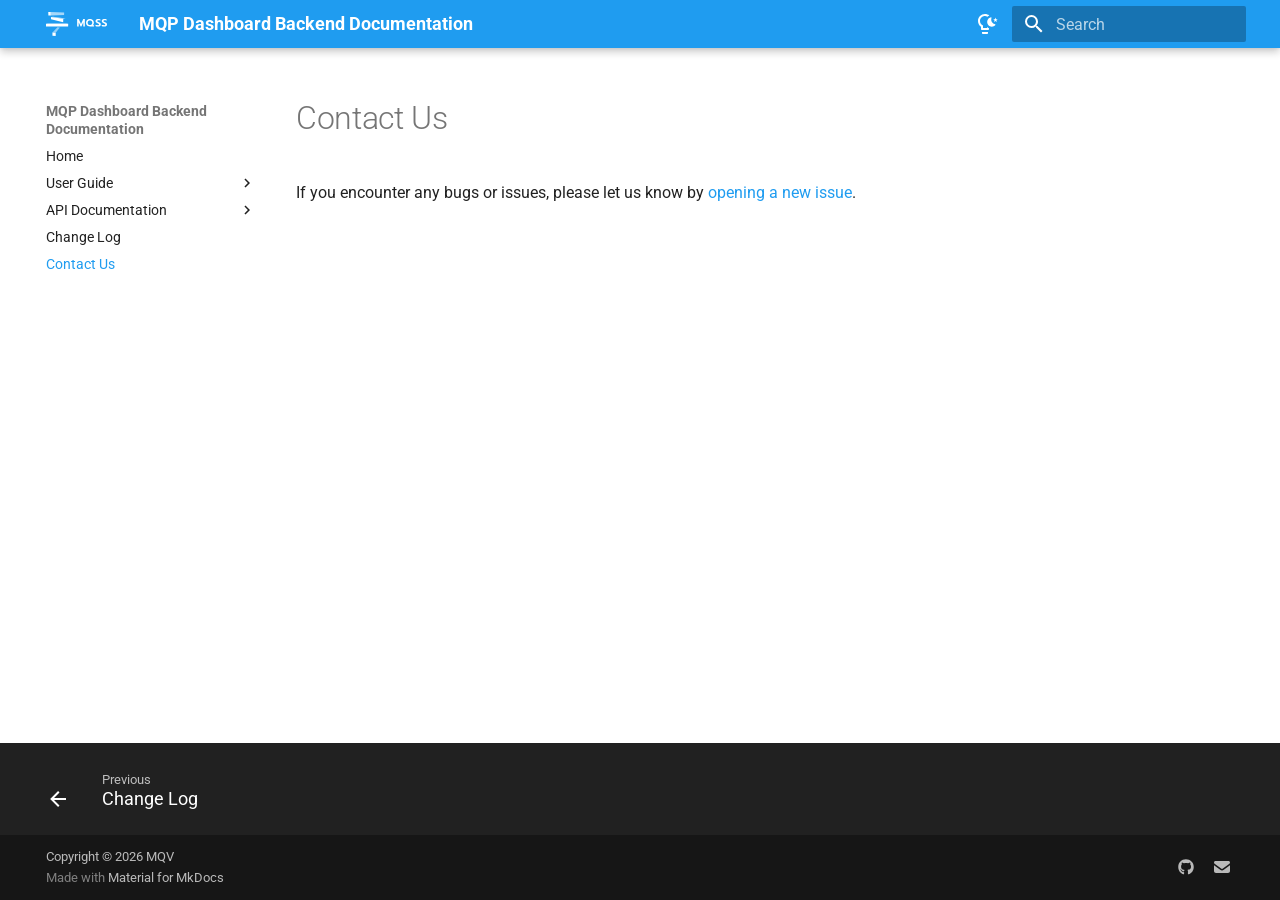
<file: contact/index.html>
<!doctype html>
<html lang="en" class="no-js">
  <head>
    
      <meta charset="utf-8">
      <meta name="viewport" content="width=device-width,initial-scale=1">
      
      
      
      
        <link rel="prev" href="../CHANGELOG/">
      
      
      
        
      
      
      <link rel="icon" href="../assets/images/favicon.png">
      <meta name="generator" content="mkdocs-1.6.1, mkdocs-material-9.7.6">
    
    
      
        <title>Contact Us - MQP Dashboard Backend Documentation</title>
      
    
    
      <link rel="stylesheet" href="../assets/stylesheets/main.484c7ddc.min.css">
      
        
        <link rel="stylesheet" href="../assets/stylesheets/palette.ab4e12ef.min.css">
      
      


    
    
      
    
    
      
        
        
        <link rel="preconnect" href="https://fonts.gstatic.com" crossorigin>
        <link rel="stylesheet" href="https://fonts.googleapis.com/css?family=Roboto:300,300i,400,400i,700,700i%7CRoboto+Mono:400,400i,700,700i&display=fallback">
        <style>:root{--md-text-font:"Roboto";--md-code-font:"Roboto Mono"}</style>
      
    
    
      <link rel="stylesheet" href="../assets/_mkdocstrings.css">
    
      <link rel="stylesheet" href="../css/extra.css">
    
    <script>__md_scope=new URL("..",location),__md_hash=e=>[...e].reduce(((e,_)=>(e<<5)-e+_.charCodeAt(0)),0),__md_get=(e,_=localStorage,t=__md_scope)=>JSON.parse(_.getItem(t.pathname+"."+e)),__md_set=(e,_,t=localStorage,a=__md_scope)=>{try{t.setItem(a.pathname+"."+e,JSON.stringify(_))}catch(e){}}</script>
    
      

    
    
  </head>
  
  
    
    
      
    
    
    
    
    <body dir="ltr" data-md-color-scheme="default" data-md-color-primary="custom" data-md-color-accent="deep-purple">
  
    
    <input class="md-toggle" data-md-toggle="drawer" type="checkbox" id="__drawer" autocomplete="off">
    <input class="md-toggle" data-md-toggle="search" type="checkbox" id="__search" autocomplete="off">
    <label class="md-overlay" for="__drawer"></label>
    <div data-md-component="skip">
      
        
        <a href="#contact-us" class="md-skip">
          Skip to content
        </a>
      
    </div>
    <div data-md-component="announce">
      
    </div>
    
    
      

  

<header class="md-header md-header--shadow" data-md-component="header">
  <nav class="md-header__inner md-grid" aria-label="Header">
    <a href=".." title="MQP Dashboard Backend Documentation" class="md-header__button md-logo" aria-label="MQP Dashboard Backend Documentation" data-md-component="logo">
      
  <img src="../img/mqss_logo_white.svg" alt="logo">

    </a>
    <label class="md-header__button md-icon" for="__drawer">
      
      <svg xmlns="http://www.w3.org/2000/svg" viewBox="0 0 24 24"><path d="M3 6h18v2H3zm0 5h18v2H3zm0 5h18v2H3z"/></svg>
    </label>
    <div class="md-header__title" data-md-component="header-title">
      <div class="md-header__ellipsis">
        <div class="md-header__topic">
          <span class="md-ellipsis">
            MQP Dashboard Backend Documentation
          </span>
        </div>
        <div class="md-header__topic" data-md-component="header-topic">
          <span class="md-ellipsis">
            
              Contact Us
            
          </span>
        </div>
      </div>
    </div>
    
      
        <form class="md-header__option" data-md-component="palette">
  
    
    
    
    <input class="md-option" data-md-color-media="" data-md-color-scheme="default" data-md-color-primary="custom" data-md-color-accent="deep-purple"  aria-label="Light mode"  type="radio" name="__palette" id="__palette_0">
    
      <label class="md-header__button md-icon" title="Light mode" for="__palette_1" hidden>
        <svg xmlns="http://www.w3.org/2000/svg" viewBox="0 0 24 24"><path d="M6 20h6v1c0 .55-.45 1-1 1H7c-.55 0-1-.45-1-1zm5-5.11V16H7v-2.42C5.23 12.81 4 11.05 4 9c0-2.76 2.24-5 5-5 .9 0 1.73.26 2.46.67.54-.47 1.2-.86 1.89-1.17C12.16 2.57 10.65 2 9 2 5.13 2 2 5.13 2 9c0 2.38 1.19 4.47 3 5.74V17c0 .55.45 1 1 1h6c.55 0 1-.45 1-1v-.68c-.75-.36-1.43-.82-2-1.43m9.92-4.95-.5-1.64 1.3-1.08-1.68-.04-.63-1.58-.56 1.61-1.68.11 1.33 1.03-.4 1.65 1.4-.97zm-1.8 2.31a4.62 4.62 0 0 1-3.27-2.28c-.73-1.26-.8-2.72-.35-4 .14-.34-.16-.68-.5-.63-3.44.66-5 4.79-2.78 7.61 1.81 2.24 5.28 2.32 7.17.05.23-.26.08-.7-.27-.75"/></svg>
      </label>
    
  
    
    
    
    <input class="md-option" data-md-color-media="" data-md-color-scheme="slate" data-md-color-primary="indigo" data-md-color-accent="deep-orange"  aria-label="Dark mode"  type="radio" name="__palette" id="__palette_1">
    
      <label class="md-header__button md-icon" title="Dark mode" for="__palette_0" hidden>
        <svg xmlns="http://www.w3.org/2000/svg" viewBox="0 0 24 24"><path d="M20 11h3v2h-3zM1 11h3v2H1zM13 1v3h-2V1zM4.92 3.5l2.13 2.14-1.42 1.41L3.5 4.93zm12.03 2.13 2.12-2.13 1.43 1.43-2.13 2.12zM12 6a6 6 0 0 1 6 6c0 2.22-1.21 4.16-3 5.2V19a1 1 0 0 1-1 1h-4a1 1 0 0 1-1-1v-1.8c-1.79-1.04-3-2.98-3-5.2a6 6 0 0 1 6-6m2 15v1a1 1 0 0 1-1 1h-2a1 1 0 0 1-1-1v-1zm-3-3h2v-2.13c1.73-.44 3-2.01 3-3.87a4 4 0 0 0-4-4 4 4 0 0 0-4 4c0 1.86 1.27 3.43 3 3.87z"/></svg>
      </label>
    
  
</form>
      
    
    
      <script>var palette=__md_get("__palette");if(palette&&palette.color){if("(prefers-color-scheme)"===palette.color.media){var media=matchMedia("(prefers-color-scheme: light)"),input=document.querySelector(media.matches?"[data-md-color-media='(prefers-color-scheme: light)']":"[data-md-color-media='(prefers-color-scheme: dark)']");palette.color.media=input.getAttribute("data-md-color-media"),palette.color.scheme=input.getAttribute("data-md-color-scheme"),palette.color.primary=input.getAttribute("data-md-color-primary"),palette.color.accent=input.getAttribute("data-md-color-accent")}for(var[key,value]of Object.entries(palette.color))document.body.setAttribute("data-md-color-"+key,value)}</script>
    
    
    
      
      
        <label class="md-header__button md-icon" for="__search">
          
          <svg xmlns="http://www.w3.org/2000/svg" viewBox="0 0 24 24"><path d="M9.5 3A6.5 6.5 0 0 1 16 9.5c0 1.61-.59 3.09-1.56 4.23l.27.27h.79l5 5-1.5 1.5-5-5v-.79l-.27-.27A6.52 6.52 0 0 1 9.5 16 6.5 6.5 0 0 1 3 9.5 6.5 6.5 0 0 1 9.5 3m0 2C7 5 5 7 5 9.5S7 14 9.5 14 14 12 14 9.5 12 5 9.5 5"/></svg>
        </label>
        <div class="md-search" data-md-component="search" role="dialog">
  <label class="md-search__overlay" for="__search"></label>
  <div class="md-search__inner" role="search">
    <form class="md-search__form" name="search">
      <input type="text" class="md-search__input" name="query" aria-label="Search" placeholder="Search" autocapitalize="off" autocorrect="off" autocomplete="off" spellcheck="false" data-md-component="search-query" required>
      <label class="md-search__icon md-icon" for="__search">
        
        <svg xmlns="http://www.w3.org/2000/svg" viewBox="0 0 24 24"><path d="M9.5 3A6.5 6.5 0 0 1 16 9.5c0 1.61-.59 3.09-1.56 4.23l.27.27h.79l5 5-1.5 1.5-5-5v-.79l-.27-.27A6.52 6.52 0 0 1 9.5 16 6.5 6.5 0 0 1 3 9.5 6.5 6.5 0 0 1 9.5 3m0 2C7 5 5 7 5 9.5S7 14 9.5 14 14 12 14 9.5 12 5 9.5 5"/></svg>
        
        <svg xmlns="http://www.w3.org/2000/svg" viewBox="0 0 24 24"><path d="M20 11v2H8l5.5 5.5-1.42 1.42L4.16 12l7.92-7.92L13.5 5.5 8 11z"/></svg>
      </label>
      <nav class="md-search__options" aria-label="Search">
        
        <button type="reset" class="md-search__icon md-icon" title="Clear" aria-label="Clear" tabindex="-1">
          
          <svg xmlns="http://www.w3.org/2000/svg" viewBox="0 0 24 24"><path d="M19 6.41 17.59 5 12 10.59 6.41 5 5 6.41 10.59 12 5 17.59 6.41 19 12 13.41 17.59 19 19 17.59 13.41 12z"/></svg>
        </button>
      </nav>
      
    </form>
    <div class="md-search__output">
      <div class="md-search__scrollwrap" tabindex="0" data-md-scrollfix>
        <div class="md-search-result" data-md-component="search-result">
          <div class="md-search-result__meta">
            Initializing search
          </div>
          <ol class="md-search-result__list" role="presentation"></ol>
        </div>
      </div>
    </div>
  </div>
</div>
      
    
    
  </nav>
  
</header>
    
    <div class="md-container" data-md-component="container">
      
      
        
          
        
      
      <main class="md-main" data-md-component="main">
        <div class="md-main__inner md-grid">
          
            
              
              <div class="md-sidebar md-sidebar--primary" data-md-component="sidebar" data-md-type="navigation" >
                <div class="md-sidebar__scrollwrap">
                  <div class="md-sidebar__inner">
                    



<nav class="md-nav md-nav--primary" aria-label="Navigation" data-md-level="0">
  <label class="md-nav__title" for="__drawer">
    <a href=".." title="MQP Dashboard Backend Documentation" class="md-nav__button md-logo" aria-label="MQP Dashboard Backend Documentation" data-md-component="logo">
      
  <img src="../img/mqss_logo_white.svg" alt="logo">

    </a>
    MQP Dashboard Backend Documentation
  </label>
  
  <ul class="md-nav__list" data-md-scrollfix>
    
      
      
  
  
  
  
    <li class="md-nav__item">
      <a href=".." class="md-nav__link">
        
  
  
  <span class="md-ellipsis">
    
  
    Home
  

    
  </span>
  
  

      </a>
    </li>
  

    
      
      
  
  
  
  
    
    
    
    
    
    <li class="md-nav__item md-nav__item--nested">
      
        
        
        <input class="md-nav__toggle md-toggle " type="checkbox" id="__nav_2" >
        
          
          <label class="md-nav__link" for="__nav_2" id="__nav_2_label" tabindex="0">
            
  
  
  <span class="md-ellipsis">
    
  
    User Guide
  

    
  </span>
  
  

            <span class="md-nav__icon md-icon"></span>
          </label>
        
        <nav class="md-nav" data-md-level="1" aria-labelledby="__nav_2_label" aria-expanded="false">
          <label class="md-nav__title" for="__nav_2">
            <span class="md-nav__icon md-icon"></span>
            
  
    User Guide
  

          </label>
          <ul class="md-nav__list" data-md-scrollfix>
            
              
                
  
  
  
  
    <li class="md-nav__item">
      <a href="../user_guide/getting_started/" class="md-nav__link">
        
  
  
  <span class="md-ellipsis">
    
  
    Getting Started
  

    
  </span>
  
  

      </a>
    </li>
  

              
            
              
                
  
  
  
  
    <li class="md-nav__item">
      <a href="../user_guide/development_guide/" class="md-nav__link">
        
  
  
  <span class="md-ellipsis">
    
  
    Development Guide
  

    
  </span>
  
  

      </a>
    </li>
  

              
            
          </ul>
        </nav>
      
    </li>
  

    
      
      
  
  
  
  
    
    
    
    
    
    <li class="md-nav__item md-nav__item--nested">
      
        
        
        <input class="md-nav__toggle md-toggle " type="checkbox" id="__nav_3" >
        
          
          <label class="md-nav__link" for="__nav_3" id="__nav_3_label" tabindex="0">
            
  
  
  <span class="md-ellipsis">
    
  
    API Documentation
  

    
  </span>
  
  

            <span class="md-nav__icon md-icon"></span>
          </label>
        
        <nav class="md-nav" data-md-level="1" aria-labelledby="__nav_3_label" aria-expanded="false">
          <label class="md-nav__title" for="__nav_3">
            <span class="md-nav__icon md-icon"></span>
            
  
    API Documentation
  

          </label>
          <ul class="md-nav__list" data-md-scrollfix>
            
              
                
  
  
  
  
    <li class="md-nav__item">
      <a href="../api/login/" class="md-nav__link">
        
  
  
  <span class="md-ellipsis">
    
  
    Authentication
  

    
  </span>
  
  

      </a>
    </li>
  

              
            
              
                
  
  
  
  
    <li class="md-nav__item">
      <a href="../api/feedbacks/" class="md-nav__link">
        
  
  
  <span class="md-ellipsis">
    
  
    Feedbacks
  

    
  </span>
  
  

      </a>
    </li>
  

              
            
              
                
  
  
  
  
    <li class="md-nav__item">
      <a href="../api/jobs/" class="md-nav__link">
        
  
  
  <span class="md-ellipsis">
    
  
    Jobs
  

    
  </span>
  
  

      </a>
    </li>
  

              
            
              
                
  
  
  
  
    <li class="md-nav__item">
      <a href="../api/resources/" class="md-nav__link">
        
  
  
  <span class="md-ellipsis">
    
  
    Resources
  

    
  </span>
  
  

      </a>
    </li>
  

              
            
              
                
  
  
  
  
    <li class="md-nav__item">
      <a href="../api/telemetry/" class="md-nav__link">
        
  
  
  <span class="md-ellipsis">
    
  
    Telemetry
  

    
  </span>
  
  

      </a>
    </li>
  

              
            
              
                
  
  
  
  
    <li class="md-nav__item">
      <a href="../api/tokens/" class="md-nav__link">
        
  
  
  <span class="md-ellipsis">
    
  
    Tokens
  

    
  </span>
  
  

      </a>
    </li>
  

              
            
          </ul>
        </nav>
      
    </li>
  

    
      
      
  
  
  
  
    <li class="md-nav__item">
      <a href="../CHANGELOG/" class="md-nav__link">
        
  
  
  <span class="md-ellipsis">
    
  
    Change Log
  

    
  </span>
  
  

      </a>
    </li>
  

    
      
      
  
  
    
  
  
  
    <li class="md-nav__item md-nav__item--active">
      
      <input class="md-nav__toggle md-toggle" type="checkbox" id="__toc">
      
      
        
      
      
      <a href="./" class="md-nav__link md-nav__link--active">
        
  
  
  <span class="md-ellipsis">
    
  
    Contact Us
  

    
  </span>
  
  

      </a>
      
    </li>
  

    
  </ul>
</nav>
                  </div>
                </div>
              </div>
            
            
              
              <div class="md-sidebar md-sidebar--secondary" data-md-component="sidebar" data-md-type="toc" >
                <div class="md-sidebar__scrollwrap">
                  <div class="md-sidebar__inner">
                    

<nav class="md-nav md-nav--secondary" aria-label="Table of contents">
  
  
  
    
  
  
</nav>
                  </div>
                </div>
              </div>
            
          
          
            <div class="md-content" data-md-component="content">
              
              <article class="md-content__inner md-typeset">
                
                  



<h1 id="contact-us">Contact Us<a class="headerlink" href="#contact-us" title="Permanent link">&para;</a></h1>
<p>If you encounter any bugs or issues, please let us know by <a href="https://github.com/Munich-Quantum-Software-Stack/MQP-Dashboard-Backend/issues">opening a new issue</a>.</p>












                
              </article>
            </div>
          
          
<script>var target=document.getElementById(location.hash.slice(1));target&&target.name&&(target.checked=target.name.startsWith("__tabbed_"))</script>
        </div>
        
      </main>
      
        <footer class="md-footer">
  
    
      
      <nav class="md-footer__inner md-grid" aria-label="Footer" >
        
          
          <a href="../CHANGELOG/" class="md-footer__link md-footer__link--prev" aria-label="Previous: Change Log">
            <div class="md-footer__button md-icon">
              
              <svg xmlns="http://www.w3.org/2000/svg" viewBox="0 0 24 24"><path d="M20 11v2H8l5.5 5.5-1.42 1.42L4.16 12l7.92-7.92L13.5 5.5 8 11z"/></svg>
            </div>
            <div class="md-footer__title">
              <span class="md-footer__direction">
                Previous
              </span>
              <div class="md-ellipsis">
                Change Log
              </div>
            </div>
          </a>
        
        
      </nav>
    
  
  <div class="md-footer-meta md-typeset">
    <div class="md-footer-meta__inner md-grid">
      <div class="md-copyright">
  
    <div class="md-copyright__highlight">
      Copyright &copy; 2026 MQV
    </div>
  
  
    Made with
    <a href="https://squidfunk.github.io/mkdocs-material/" target="_blank" rel="noopener">
      Material for MkDocs
    </a>
  
</div>
      
        
<div class="md-social">
  
    
    
    
    
      
      
    
    <a href="https://github.com/Munich-Quantum-Software-Stack/MQP-Dashboard-Backend" target="_blank" rel="noopener" title="github.com" class="md-social__link">
      <svg xmlns="http://www.w3.org/2000/svg" viewBox="0 0 512 512"><!--! Font Awesome Free 7.1.0 by @fontawesome - https://fontawesome.com License - https://fontawesome.com/license/free (Icons: CC BY 4.0, Fonts: SIL OFL 1.1, Code: MIT License) Copyright 2025 Fonticons, Inc.--><path d="M173.9 397.4c0 2-2.3 3.6-5.2 3.6-3.3.3-5.6-1.3-5.6-3.6 0-2 2.3-3.6 5.2-3.6 3-.3 5.6 1.3 5.6 3.6m-31.1-4.5c-.7 2 1.3 4.3 4.3 4.9 2.6 1 5.6 0 6.2-2s-1.3-4.3-4.3-5.2c-2.6-.7-5.5.3-6.2 2.3m44.2-1.7c-2.9.7-4.9 2.6-4.6 4.9.3 2 2.9 3.3 5.9 2.6 2.9-.7 4.9-2.6 4.6-4.6-.3-1.9-3-3.2-5.9-2.9M252.8 8C114.1 8 8 113.3 8 252c0 110.9 69.8 205.8 169.5 239.2 12.8 2.3 17.3-5.6 17.3-12.1 0-6.2-.3-40.4-.3-61.4 0 0-70 15-84.7-29.8 0 0-11.4-29.1-27.8-36.6 0 0-22.9-15.7 1.6-15.4 0 0 24.9 2 38.6 25.8 21.9 38.6 58.6 27.5 72.9 20.9 2.3-16 8.8-27.1 16-33.7-55.9-6.2-112.3-14.3-112.3-110.5 0-27.5 7.6-41.3 23.6-58.9-2.6-6.5-11.1-33.3 2.6-67.9 20.9-6.5 69 27 69 27 20-5.6 41.5-8.5 62.8-8.5s42.8 2.9 62.8 8.5c0 0 48.1-33.6 69-27 13.7 34.7 5.2 61.4 2.6 67.9 16 17.7 25.8 31.5 25.8 58.9 0 96.5-58.9 104.2-114.8 110.5 9.2 7.9 17 22.9 17 46.4 0 33.7-.3 75.4-.3 83.6 0 6.5 4.6 14.4 17.3 12.1C436.2 457.8 504 362.9 504 252 504 113.3 391.5 8 252.8 8M105.2 352.9c-1.3 1-1 3.3.7 5.2 1.6 1.6 3.9 2.3 5.2 1 1.3-1 1-3.3-.7-5.2-1.6-1.6-3.9-2.3-5.2-1m-10.8-8.1c-.7 1.3.3 2.9 2.3 3.9 1.6 1 3.6.7 4.3-.7.7-1.3-.3-2.9-2.3-3.9-2-.6-3.6-.3-4.3.7m32.4 35.6c-1.6 1.3-1 4.3 1.3 6.2 2.3 2.3 5.2 2.6 6.5 1 1.3-1.3.7-4.3-1.3-6.2-2.2-2.3-5.2-2.6-6.5-1m-11.4-14.7c-1.6 1-1.6 3.6 0 5.9s4.3 3.3 5.6 2.3c1.6-1.3 1.6-3.9 0-6.2-1.4-2.3-4-3.3-5.6-2"/></svg>
    </a>
  
    
    
    
    
    <a href="mailto:quantum@lrz.de" target="_blank" rel="noopener" title="" class="md-social__link">
      <svg xmlns="http://www.w3.org/2000/svg" viewBox="0 0 512 512"><!--! Font Awesome Free 7.1.0 by @fontawesome - https://fontawesome.com License - https://fontawesome.com/license/free (Icons: CC BY 4.0, Fonts: SIL OFL 1.1, Code: MIT License) Copyright 2025 Fonticons, Inc.--><path d="M48 64C21.5 64 0 85.5 0 112c0 15.1 7.1 29.3 19.2 38.4l208 156a48 48 0 0 0 57.6 0l208-156c12.1-9.1 19.2-23.3 19.2-38.4 0-26.5-21.5-48-48-48zM0 196v188c0 35.3 28.7 64 64 64h384c35.3 0 64-28.7 64-64V196L313.6 344.8c-34.1 25.6-81.1 25.6-115.2 0z"/></svg>
    </a>
  
</div>
      
    </div>
  </div>
</footer>
      
    </div>
    <div class="md-dialog" data-md-component="dialog">
      <div class="md-dialog__inner md-typeset"></div>
    </div>
    
    
    
      
      
      <script id="__config" type="application/json">{"annotate": null, "base": "..", "features": ["content.code.copy", "navigation.instant", "navigation.footer"], "search": "../assets/javascripts/workers/search.2c215733.min.js", "tags": null, "translations": {"clipboard.copied": "Copied to clipboard", "clipboard.copy": "Copy to clipboard", "search.result.more.one": "1 more on this page", "search.result.more.other": "# more on this page", "search.result.none": "No matching documents", "search.result.one": "1 matching document", "search.result.other": "# matching documents", "search.result.placeholder": "Type to start searching", "search.result.term.missing": "Missing", "select.version": "Select version"}, "version": null}</script>
    
    
      <script src="../assets/javascripts/bundle.79ae519e.min.js"></script>
      
    
  </body>
</html>
</file>
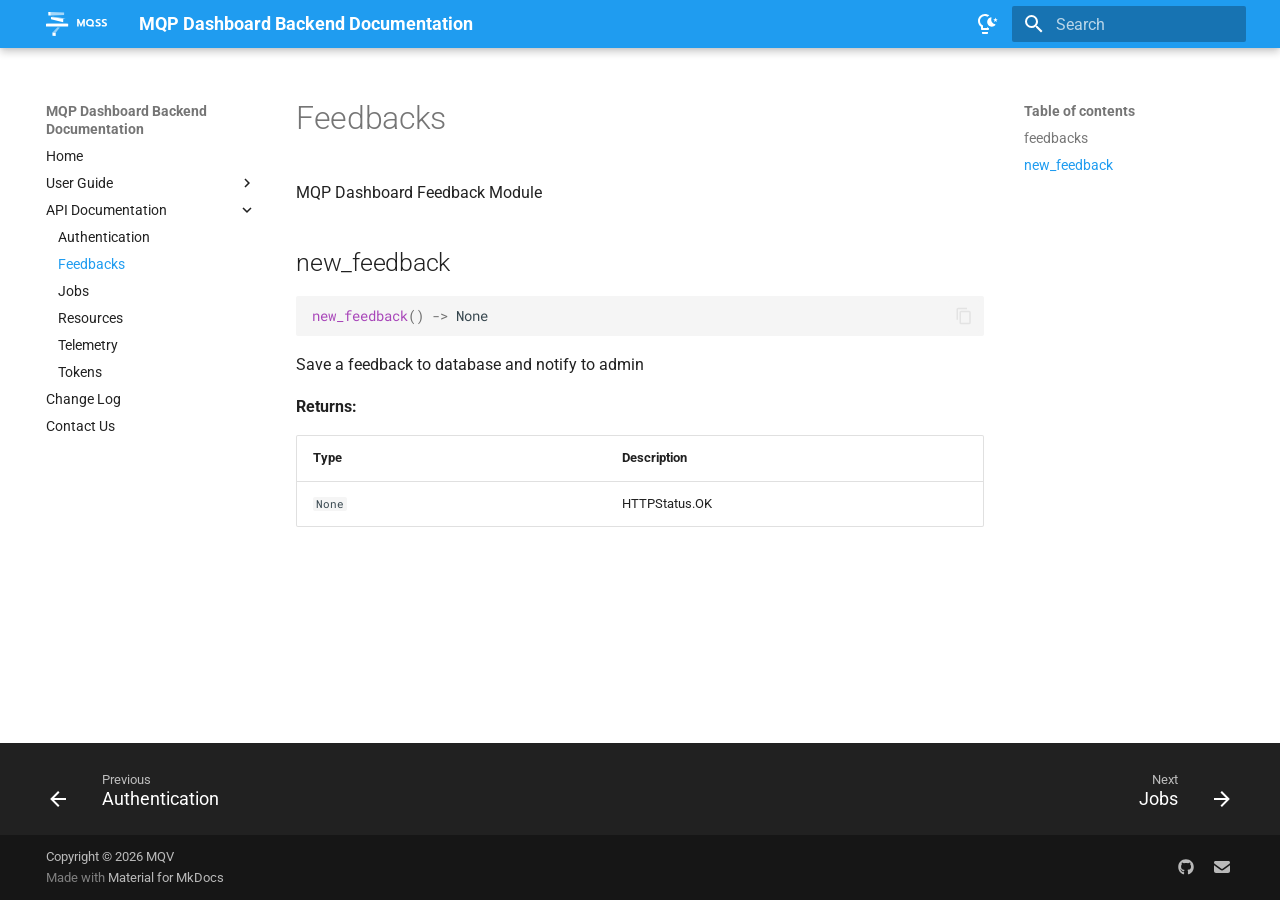
<file: api/feedbacks/index.html>
<!doctype html>
<html lang="en" class="no-js">
  <head>
    
      <meta charset="utf-8">
      <meta name="viewport" content="width=device-width,initial-scale=1">
      
      
      
      
        <link rel="prev" href="../login/">
      
      
        <link rel="next" href="../jobs/">
      
      
        
      
      
      <link rel="icon" href="../../assets/images/favicon.png">
      <meta name="generator" content="mkdocs-1.6.1, mkdocs-material-9.7.6">
    
    
      
        <title>Feedbacks - MQP Dashboard Backend Documentation</title>
      
    
    
      <link rel="stylesheet" href="../../assets/stylesheets/main.484c7ddc.min.css">
      
        
        <link rel="stylesheet" href="../../assets/stylesheets/palette.ab4e12ef.min.css">
      
      


    
    
      
    
    
      
        
        
        <link rel="preconnect" href="https://fonts.gstatic.com" crossorigin>
        <link rel="stylesheet" href="https://fonts.googleapis.com/css?family=Roboto:300,300i,400,400i,700,700i%7CRoboto+Mono:400,400i,700,700i&display=fallback">
        <style>:root{--md-text-font:"Roboto";--md-code-font:"Roboto Mono"}</style>
      
    
    
      <link rel="stylesheet" href="../../assets/_mkdocstrings.css">
    
      <link rel="stylesheet" href="../../css/extra.css">
    
    <script>__md_scope=new URL("../..",location),__md_hash=e=>[...e].reduce(((e,_)=>(e<<5)-e+_.charCodeAt(0)),0),__md_get=(e,_=localStorage,t=__md_scope)=>JSON.parse(_.getItem(t.pathname+"."+e)),__md_set=(e,_,t=localStorage,a=__md_scope)=>{try{t.setItem(a.pathname+"."+e,JSON.stringify(_))}catch(e){}}</script>
    
      

    
    
  </head>
  
  
    
    
      
    
    
    
    
    <body dir="ltr" data-md-color-scheme="default" data-md-color-primary="custom" data-md-color-accent="deep-purple">
  
    
    <input class="md-toggle" data-md-toggle="drawer" type="checkbox" id="__drawer" autocomplete="off">
    <input class="md-toggle" data-md-toggle="search" type="checkbox" id="__search" autocomplete="off">
    <label class="md-overlay" for="__drawer"></label>
    <div data-md-component="skip">
      
        
        <a href="#feedbacks" class="md-skip">
          Skip to content
        </a>
      
    </div>
    <div data-md-component="announce">
      
    </div>
    
    
      

  

<header class="md-header md-header--shadow" data-md-component="header">
  <nav class="md-header__inner md-grid" aria-label="Header">
    <a href="../.." title="MQP Dashboard Backend Documentation" class="md-header__button md-logo" aria-label="MQP Dashboard Backend Documentation" data-md-component="logo">
      
  <img src="../../img/mqss_logo_white.svg" alt="logo">

    </a>
    <label class="md-header__button md-icon" for="__drawer">
      
      <svg xmlns="http://www.w3.org/2000/svg" viewBox="0 0 24 24"><path d="M3 6h18v2H3zm0 5h18v2H3zm0 5h18v2H3z"/></svg>
    </label>
    <div class="md-header__title" data-md-component="header-title">
      <div class="md-header__ellipsis">
        <div class="md-header__topic">
          <span class="md-ellipsis">
            MQP Dashboard Backend Documentation
          </span>
        </div>
        <div class="md-header__topic" data-md-component="header-topic">
          <span class="md-ellipsis">
            
              Feedbacks
            
          </span>
        </div>
      </div>
    </div>
    
      
        <form class="md-header__option" data-md-component="palette">
  
    
    
    
    <input class="md-option" data-md-color-media="" data-md-color-scheme="default" data-md-color-primary="custom" data-md-color-accent="deep-purple"  aria-label="Light mode"  type="radio" name="__palette" id="__palette_0">
    
      <label class="md-header__button md-icon" title="Light mode" for="__palette_1" hidden>
        <svg xmlns="http://www.w3.org/2000/svg" viewBox="0 0 24 24"><path d="M6 20h6v1c0 .55-.45 1-1 1H7c-.55 0-1-.45-1-1zm5-5.11V16H7v-2.42C5.23 12.81 4 11.05 4 9c0-2.76 2.24-5 5-5 .9 0 1.73.26 2.46.67.54-.47 1.2-.86 1.89-1.17C12.16 2.57 10.65 2 9 2 5.13 2 2 5.13 2 9c0 2.38 1.19 4.47 3 5.74V17c0 .55.45 1 1 1h6c.55 0 1-.45 1-1v-.68c-.75-.36-1.43-.82-2-1.43m9.92-4.95-.5-1.64 1.3-1.08-1.68-.04-.63-1.58-.56 1.61-1.68.11 1.33 1.03-.4 1.65 1.4-.97zm-1.8 2.31a4.62 4.62 0 0 1-3.27-2.28c-.73-1.26-.8-2.72-.35-4 .14-.34-.16-.68-.5-.63-3.44.66-5 4.79-2.78 7.61 1.81 2.24 5.28 2.32 7.17.05.23-.26.08-.7-.27-.75"/></svg>
      </label>
    
  
    
    
    
    <input class="md-option" data-md-color-media="" data-md-color-scheme="slate" data-md-color-primary="indigo" data-md-color-accent="deep-orange"  aria-label="Dark mode"  type="radio" name="__palette" id="__palette_1">
    
      <label class="md-header__button md-icon" title="Dark mode" for="__palette_0" hidden>
        <svg xmlns="http://www.w3.org/2000/svg" viewBox="0 0 24 24"><path d="M20 11h3v2h-3zM1 11h3v2H1zM13 1v3h-2V1zM4.92 3.5l2.13 2.14-1.42 1.41L3.5 4.93zm12.03 2.13 2.12-2.13 1.43 1.43-2.13 2.12zM12 6a6 6 0 0 1 6 6c0 2.22-1.21 4.16-3 5.2V19a1 1 0 0 1-1 1h-4a1 1 0 0 1-1-1v-1.8c-1.79-1.04-3-2.98-3-5.2a6 6 0 0 1 6-6m2 15v1a1 1 0 0 1-1 1h-2a1 1 0 0 1-1-1v-1zm-3-3h2v-2.13c1.73-.44 3-2.01 3-3.87a4 4 0 0 0-4-4 4 4 0 0 0-4 4c0 1.86 1.27 3.43 3 3.87z"/></svg>
      </label>
    
  
</form>
      
    
    
      <script>var palette=__md_get("__palette");if(palette&&palette.color){if("(prefers-color-scheme)"===palette.color.media){var media=matchMedia("(prefers-color-scheme: light)"),input=document.querySelector(media.matches?"[data-md-color-media='(prefers-color-scheme: light)']":"[data-md-color-media='(prefers-color-scheme: dark)']");palette.color.media=input.getAttribute("data-md-color-media"),palette.color.scheme=input.getAttribute("data-md-color-scheme"),palette.color.primary=input.getAttribute("data-md-color-primary"),palette.color.accent=input.getAttribute("data-md-color-accent")}for(var[key,value]of Object.entries(palette.color))document.body.setAttribute("data-md-color-"+key,value)}</script>
    
    
    
      
      
        <label class="md-header__button md-icon" for="__search">
          
          <svg xmlns="http://www.w3.org/2000/svg" viewBox="0 0 24 24"><path d="M9.5 3A6.5 6.5 0 0 1 16 9.5c0 1.61-.59 3.09-1.56 4.23l.27.27h.79l5 5-1.5 1.5-5-5v-.79l-.27-.27A6.52 6.52 0 0 1 9.5 16 6.5 6.5 0 0 1 3 9.5 6.5 6.5 0 0 1 9.5 3m0 2C7 5 5 7 5 9.5S7 14 9.5 14 14 12 14 9.5 12 5 9.5 5"/></svg>
        </label>
        <div class="md-search" data-md-component="search" role="dialog">
  <label class="md-search__overlay" for="__search"></label>
  <div class="md-search__inner" role="search">
    <form class="md-search__form" name="search">
      <input type="text" class="md-search__input" name="query" aria-label="Search" placeholder="Search" autocapitalize="off" autocorrect="off" autocomplete="off" spellcheck="false" data-md-component="search-query" required>
      <label class="md-search__icon md-icon" for="__search">
        
        <svg xmlns="http://www.w3.org/2000/svg" viewBox="0 0 24 24"><path d="M9.5 3A6.5 6.5 0 0 1 16 9.5c0 1.61-.59 3.09-1.56 4.23l.27.27h.79l5 5-1.5 1.5-5-5v-.79l-.27-.27A6.52 6.52 0 0 1 9.5 16 6.5 6.5 0 0 1 3 9.5 6.5 6.5 0 0 1 9.5 3m0 2C7 5 5 7 5 9.5S7 14 9.5 14 14 12 14 9.5 12 5 9.5 5"/></svg>
        
        <svg xmlns="http://www.w3.org/2000/svg" viewBox="0 0 24 24"><path d="M20 11v2H8l5.5 5.5-1.42 1.42L4.16 12l7.92-7.92L13.5 5.5 8 11z"/></svg>
      </label>
      <nav class="md-search__options" aria-label="Search">
        
        <button type="reset" class="md-search__icon md-icon" title="Clear" aria-label="Clear" tabindex="-1">
          
          <svg xmlns="http://www.w3.org/2000/svg" viewBox="0 0 24 24"><path d="M19 6.41 17.59 5 12 10.59 6.41 5 5 6.41 10.59 12 5 17.59 6.41 19 12 13.41 17.59 19 19 17.59 13.41 12z"/></svg>
        </button>
      </nav>
      
    </form>
    <div class="md-search__output">
      <div class="md-search__scrollwrap" tabindex="0" data-md-scrollfix>
        <div class="md-search-result" data-md-component="search-result">
          <div class="md-search-result__meta">
            Initializing search
          </div>
          <ol class="md-search-result__list" role="presentation"></ol>
        </div>
      </div>
    </div>
  </div>
</div>
      
    
    
  </nav>
  
</header>
    
    <div class="md-container" data-md-component="container">
      
      
        
          
        
      
      <main class="md-main" data-md-component="main">
        <div class="md-main__inner md-grid">
          
            
              
              <div class="md-sidebar md-sidebar--primary" data-md-component="sidebar" data-md-type="navigation" >
                <div class="md-sidebar__scrollwrap">
                  <div class="md-sidebar__inner">
                    



<nav class="md-nav md-nav--primary" aria-label="Navigation" data-md-level="0">
  <label class="md-nav__title" for="__drawer">
    <a href="../.." title="MQP Dashboard Backend Documentation" class="md-nav__button md-logo" aria-label="MQP Dashboard Backend Documentation" data-md-component="logo">
      
  <img src="../../img/mqss_logo_white.svg" alt="logo">

    </a>
    MQP Dashboard Backend Documentation
  </label>
  
  <ul class="md-nav__list" data-md-scrollfix>
    
      
      
  
  
  
  
    <li class="md-nav__item">
      <a href="../.." class="md-nav__link">
        
  
  
  <span class="md-ellipsis">
    
  
    Home
  

    
  </span>
  
  

      </a>
    </li>
  

    
      
      
  
  
  
  
    
    
    
    
    
    <li class="md-nav__item md-nav__item--nested">
      
        
        
        <input class="md-nav__toggle md-toggle " type="checkbox" id="__nav_2" >
        
          
          <label class="md-nav__link" for="__nav_2" id="__nav_2_label" tabindex="0">
            
  
  
  <span class="md-ellipsis">
    
  
    User Guide
  

    
  </span>
  
  

            <span class="md-nav__icon md-icon"></span>
          </label>
        
        <nav class="md-nav" data-md-level="1" aria-labelledby="__nav_2_label" aria-expanded="false">
          <label class="md-nav__title" for="__nav_2">
            <span class="md-nav__icon md-icon"></span>
            
  
    User Guide
  

          </label>
          <ul class="md-nav__list" data-md-scrollfix>
            
              
                
  
  
  
  
    <li class="md-nav__item">
      <a href="../../user_guide/getting_started/" class="md-nav__link">
        
  
  
  <span class="md-ellipsis">
    
  
    Getting Started
  

    
  </span>
  
  

      </a>
    </li>
  

              
            
              
                
  
  
  
  
    <li class="md-nav__item">
      <a href="../../user_guide/development_guide/" class="md-nav__link">
        
  
  
  <span class="md-ellipsis">
    
  
    Development Guide
  

    
  </span>
  
  

      </a>
    </li>
  

              
            
          </ul>
        </nav>
      
    </li>
  

    
      
      
  
  
    
  
  
  
    
    
    
    
    
    <li class="md-nav__item md-nav__item--active md-nav__item--nested">
      
        
        
        <input class="md-nav__toggle md-toggle " type="checkbox" id="__nav_3" checked>
        
          
          <label class="md-nav__link" for="__nav_3" id="__nav_3_label" tabindex="0">
            
  
  
  <span class="md-ellipsis">
    
  
    API Documentation
  

    
  </span>
  
  

            <span class="md-nav__icon md-icon"></span>
          </label>
        
        <nav class="md-nav" data-md-level="1" aria-labelledby="__nav_3_label" aria-expanded="true">
          <label class="md-nav__title" for="__nav_3">
            <span class="md-nav__icon md-icon"></span>
            
  
    API Documentation
  

          </label>
          <ul class="md-nav__list" data-md-scrollfix>
            
              
                
  
  
  
  
    <li class="md-nav__item">
      <a href="../login/" class="md-nav__link">
        
  
  
  <span class="md-ellipsis">
    
  
    Authentication
  

    
  </span>
  
  

      </a>
    </li>
  

              
            
              
                
  
  
    
  
  
  
    <li class="md-nav__item md-nav__item--active">
      
      <input class="md-nav__toggle md-toggle" type="checkbox" id="__toc">
      
      
        
      
      
        <label class="md-nav__link md-nav__link--active" for="__toc">
          
  
  
  <span class="md-ellipsis">
    
  
    Feedbacks
  

    
  </span>
  
  

          <span class="md-nav__icon md-icon"></span>
        </label>
      
      <a href="./" class="md-nav__link md-nav__link--active">
        
  
  
  <span class="md-ellipsis">
    
  
    Feedbacks
  

    
  </span>
  
  

      </a>
      
        

<nav class="md-nav md-nav--secondary" aria-label="Table of contents">
  
  
  
    
  
  
    <label class="md-nav__title" for="__toc">
      <span class="md-nav__icon md-icon"></span>
      Table of contents
    </label>
    <ul class="md-nav__list" data-md-component="toc" data-md-scrollfix>
      
        <li class="md-nav__item">
  <a href="#mqp_dashboard_backend.feedbacks" class="md-nav__link">
    <span class="md-ellipsis">
      
        feedbacks
      
    </span>
  </a>
  
</li>
      
        <li class="md-nav__item">
  <a href="#mqp_dashboard_backend.feedbacks.new_feedback" class="md-nav__link">
    <span class="md-ellipsis">
      
        new_feedback
      
    </span>
  </a>
  
</li>
      
    </ul>
  
</nav>
      
    </li>
  

              
            
              
                
  
  
  
  
    <li class="md-nav__item">
      <a href="../jobs/" class="md-nav__link">
        
  
  
  <span class="md-ellipsis">
    
  
    Jobs
  

    
  </span>
  
  

      </a>
    </li>
  

              
            
              
                
  
  
  
  
    <li class="md-nav__item">
      <a href="../resources/" class="md-nav__link">
        
  
  
  <span class="md-ellipsis">
    
  
    Resources
  

    
  </span>
  
  

      </a>
    </li>
  

              
            
              
                
  
  
  
  
    <li class="md-nav__item">
      <a href="../telemetry/" class="md-nav__link">
        
  
  
  <span class="md-ellipsis">
    
  
    Telemetry
  

    
  </span>
  
  

      </a>
    </li>
  

              
            
              
                
  
  
  
  
    <li class="md-nav__item">
      <a href="../tokens/" class="md-nav__link">
        
  
  
  <span class="md-ellipsis">
    
  
    Tokens
  

    
  </span>
  
  

      </a>
    </li>
  

              
            
          </ul>
        </nav>
      
    </li>
  

    
      
      
  
  
  
  
    <li class="md-nav__item">
      <a href="../../CHANGELOG/" class="md-nav__link">
        
  
  
  <span class="md-ellipsis">
    
  
    Change Log
  

    
  </span>
  
  

      </a>
    </li>
  

    
      
      
  
  
  
  
    <li class="md-nav__item">
      <a href="../../contact/" class="md-nav__link">
        
  
  
  <span class="md-ellipsis">
    
  
    Contact Us
  

    
  </span>
  
  

      </a>
    </li>
  

    
  </ul>
</nav>
                  </div>
                </div>
              </div>
            
            
              
              <div class="md-sidebar md-sidebar--secondary" data-md-component="sidebar" data-md-type="toc" >
                <div class="md-sidebar__scrollwrap">
                  <div class="md-sidebar__inner">
                    

<nav class="md-nav md-nav--secondary" aria-label="Table of contents">
  
  
  
    
  
  
    <label class="md-nav__title" for="__toc">
      <span class="md-nav__icon md-icon"></span>
      Table of contents
    </label>
    <ul class="md-nav__list" data-md-component="toc" data-md-scrollfix>
      
        <li class="md-nav__item">
  <a href="#mqp_dashboard_backend.feedbacks" class="md-nav__link">
    <span class="md-ellipsis">
      
        feedbacks
      
    </span>
  </a>
  
</li>
      
        <li class="md-nav__item">
  <a href="#mqp_dashboard_backend.feedbacks.new_feedback" class="md-nav__link">
    <span class="md-ellipsis">
      
        new_feedback
      
    </span>
  </a>
  
</li>
      
    </ul>
  
</nav>
                  </div>
                </div>
              </div>
            
          
          
            <div class="md-content" data-md-component="content">
              
              <article class="md-content__inner md-typeset">
                
                  



<h1 id="feedbacks">Feedbacks<a class="headerlink" href="#feedbacks" title="Permanent link">&para;</a></h1>


<div class="doc doc-object doc-module">



<a id="mqp_dashboard_backend.feedbacks"></a>
    <div class="doc doc-contents first">

        <p>MQP Dashboard Feedback Module</p>










<div class="doc doc-children">










<div class="doc doc-object doc-function">


<h2 id="mqp_dashboard_backend.feedbacks.new_feedback" class="doc doc-heading">
            <span class="doc doc-object-name doc-function-name">new_feedback</span>


<a href="#mqp_dashboard_backend.feedbacks.new_feedback" class="headerlink" title="Permanent link">&para;</a></h2>
<div class="doc-signature highlight"><pre><span></span><code><span class="nf">new_feedback</span><span class="p">()</span> <span class="o">-&gt;</span> <span class="kc">None</span>
</code></pre></div>

    <div class="doc doc-contents ">

        <p>Save a feedback to database and notify to admin</p>


    <p><span class="doc-section-title">Returns:</span></p>
    <table>
      <thead>
        <tr>
          <th>Type</th>
          <th>Description</th>
        </tr>
      </thead>
      <tbody>
          <tr class="doc-section-item">
            <td>
                  <code>None</code>
            </td>
            <td>
              <div class="doc-md-description">
                <p>HTTPStatus.OK</p>
              </div>
            </td>
          </tr>
      </tbody>
    </table>


    </div>

</div>



  </div>

    </div>

</div>












                
              </article>
            </div>
          
          
<script>var target=document.getElementById(location.hash.slice(1));target&&target.name&&(target.checked=target.name.startsWith("__tabbed_"))</script>
        </div>
        
      </main>
      
        <footer class="md-footer">
  
    
      
      <nav class="md-footer__inner md-grid" aria-label="Footer" >
        
          
          <a href="../login/" class="md-footer__link md-footer__link--prev" aria-label="Previous: Authentication">
            <div class="md-footer__button md-icon">
              
              <svg xmlns="http://www.w3.org/2000/svg" viewBox="0 0 24 24"><path d="M20 11v2H8l5.5 5.5-1.42 1.42L4.16 12l7.92-7.92L13.5 5.5 8 11z"/></svg>
            </div>
            <div class="md-footer__title">
              <span class="md-footer__direction">
                Previous
              </span>
              <div class="md-ellipsis">
                Authentication
              </div>
            </div>
          </a>
        
        
          
          <a href="../jobs/" class="md-footer__link md-footer__link--next" aria-label="Next: Jobs">
            <div class="md-footer__title">
              <span class="md-footer__direction">
                Next
              </span>
              <div class="md-ellipsis">
                Jobs
              </div>
            </div>
            <div class="md-footer__button md-icon">
              
              <svg xmlns="http://www.w3.org/2000/svg" viewBox="0 0 24 24"><path d="M4 11v2h12l-5.5 5.5 1.42 1.42L19.84 12l-7.92-7.92L10.5 5.5 16 11z"/></svg>
            </div>
          </a>
        
      </nav>
    
  
  <div class="md-footer-meta md-typeset">
    <div class="md-footer-meta__inner md-grid">
      <div class="md-copyright">
  
    <div class="md-copyright__highlight">
      Copyright &copy; 2026 MQV
    </div>
  
  
    Made with
    <a href="https://squidfunk.github.io/mkdocs-material/" target="_blank" rel="noopener">
      Material for MkDocs
    </a>
  
</div>
      
        
<div class="md-social">
  
    
    
    
    
      
      
    
    <a href="https://github.com/Munich-Quantum-Software-Stack/MQP-Dashboard-Backend" target="_blank" rel="noopener" title="github.com" class="md-social__link">
      <svg xmlns="http://www.w3.org/2000/svg" viewBox="0 0 512 512"><!--! Font Awesome Free 7.1.0 by @fontawesome - https://fontawesome.com License - https://fontawesome.com/license/free (Icons: CC BY 4.0, Fonts: SIL OFL 1.1, Code: MIT License) Copyright 2025 Fonticons, Inc.--><path d="M173.9 397.4c0 2-2.3 3.6-5.2 3.6-3.3.3-5.6-1.3-5.6-3.6 0-2 2.3-3.6 5.2-3.6 3-.3 5.6 1.3 5.6 3.6m-31.1-4.5c-.7 2 1.3 4.3 4.3 4.9 2.6 1 5.6 0 6.2-2s-1.3-4.3-4.3-5.2c-2.6-.7-5.5.3-6.2 2.3m44.2-1.7c-2.9.7-4.9 2.6-4.6 4.9.3 2 2.9 3.3 5.9 2.6 2.9-.7 4.9-2.6 4.6-4.6-.3-1.9-3-3.2-5.9-2.9M252.8 8C114.1 8 8 113.3 8 252c0 110.9 69.8 205.8 169.5 239.2 12.8 2.3 17.3-5.6 17.3-12.1 0-6.2-.3-40.4-.3-61.4 0 0-70 15-84.7-29.8 0 0-11.4-29.1-27.8-36.6 0 0-22.9-15.7 1.6-15.4 0 0 24.9 2 38.6 25.8 21.9 38.6 58.6 27.5 72.9 20.9 2.3-16 8.8-27.1 16-33.7-55.9-6.2-112.3-14.3-112.3-110.5 0-27.5 7.6-41.3 23.6-58.9-2.6-6.5-11.1-33.3 2.6-67.9 20.9-6.5 69 27 69 27 20-5.6 41.5-8.5 62.8-8.5s42.8 2.9 62.8 8.5c0 0 48.1-33.6 69-27 13.7 34.7 5.2 61.4 2.6 67.9 16 17.7 25.8 31.5 25.8 58.9 0 96.5-58.9 104.2-114.8 110.5 9.2 7.9 17 22.9 17 46.4 0 33.7-.3 75.4-.3 83.6 0 6.5 4.6 14.4 17.3 12.1C436.2 457.8 504 362.9 504 252 504 113.3 391.5 8 252.8 8M105.2 352.9c-1.3 1-1 3.3.7 5.2 1.6 1.6 3.9 2.3 5.2 1 1.3-1 1-3.3-.7-5.2-1.6-1.6-3.9-2.3-5.2-1m-10.8-8.1c-.7 1.3.3 2.9 2.3 3.9 1.6 1 3.6.7 4.3-.7.7-1.3-.3-2.9-2.3-3.9-2-.6-3.6-.3-4.3.7m32.4 35.6c-1.6 1.3-1 4.3 1.3 6.2 2.3 2.3 5.2 2.6 6.5 1 1.3-1.3.7-4.3-1.3-6.2-2.2-2.3-5.2-2.6-6.5-1m-11.4-14.7c-1.6 1-1.6 3.6 0 5.9s4.3 3.3 5.6 2.3c1.6-1.3 1.6-3.9 0-6.2-1.4-2.3-4-3.3-5.6-2"/></svg>
    </a>
  
    
    
    
    
    <a href="mailto:quantum@lrz.de" target="_blank" rel="noopener" title="" class="md-social__link">
      <svg xmlns="http://www.w3.org/2000/svg" viewBox="0 0 512 512"><!--! Font Awesome Free 7.1.0 by @fontawesome - https://fontawesome.com License - https://fontawesome.com/license/free (Icons: CC BY 4.0, Fonts: SIL OFL 1.1, Code: MIT License) Copyright 2025 Fonticons, Inc.--><path d="M48 64C21.5 64 0 85.5 0 112c0 15.1 7.1 29.3 19.2 38.4l208 156a48 48 0 0 0 57.6 0l208-156c12.1-9.1 19.2-23.3 19.2-38.4 0-26.5-21.5-48-48-48zM0 196v188c0 35.3 28.7 64 64 64h384c35.3 0 64-28.7 64-64V196L313.6 344.8c-34.1 25.6-81.1 25.6-115.2 0z"/></svg>
    </a>
  
</div>
      
    </div>
  </div>
</footer>
      
    </div>
    <div class="md-dialog" data-md-component="dialog">
      <div class="md-dialog__inner md-typeset"></div>
    </div>
    
    
    
      
      
      <script id="__config" type="application/json">{"annotate": null, "base": "../..", "features": ["content.code.copy", "navigation.instant", "navigation.footer"], "search": "../../assets/javascripts/workers/search.2c215733.min.js", "tags": null, "translations": {"clipboard.copied": "Copied to clipboard", "clipboard.copy": "Copy to clipboard", "search.result.more.one": "1 more on this page", "search.result.more.other": "# more on this page", "search.result.none": "No matching documents", "search.result.one": "1 matching document", "search.result.other": "# matching documents", "search.result.placeholder": "Type to start searching", "search.result.term.missing": "Missing", "select.version": "Select version"}, "version": null}</script>
    
    
      <script src="../../assets/javascripts/bundle.79ae519e.min.js"></script>
      
    
  </body>
</html>
</file>
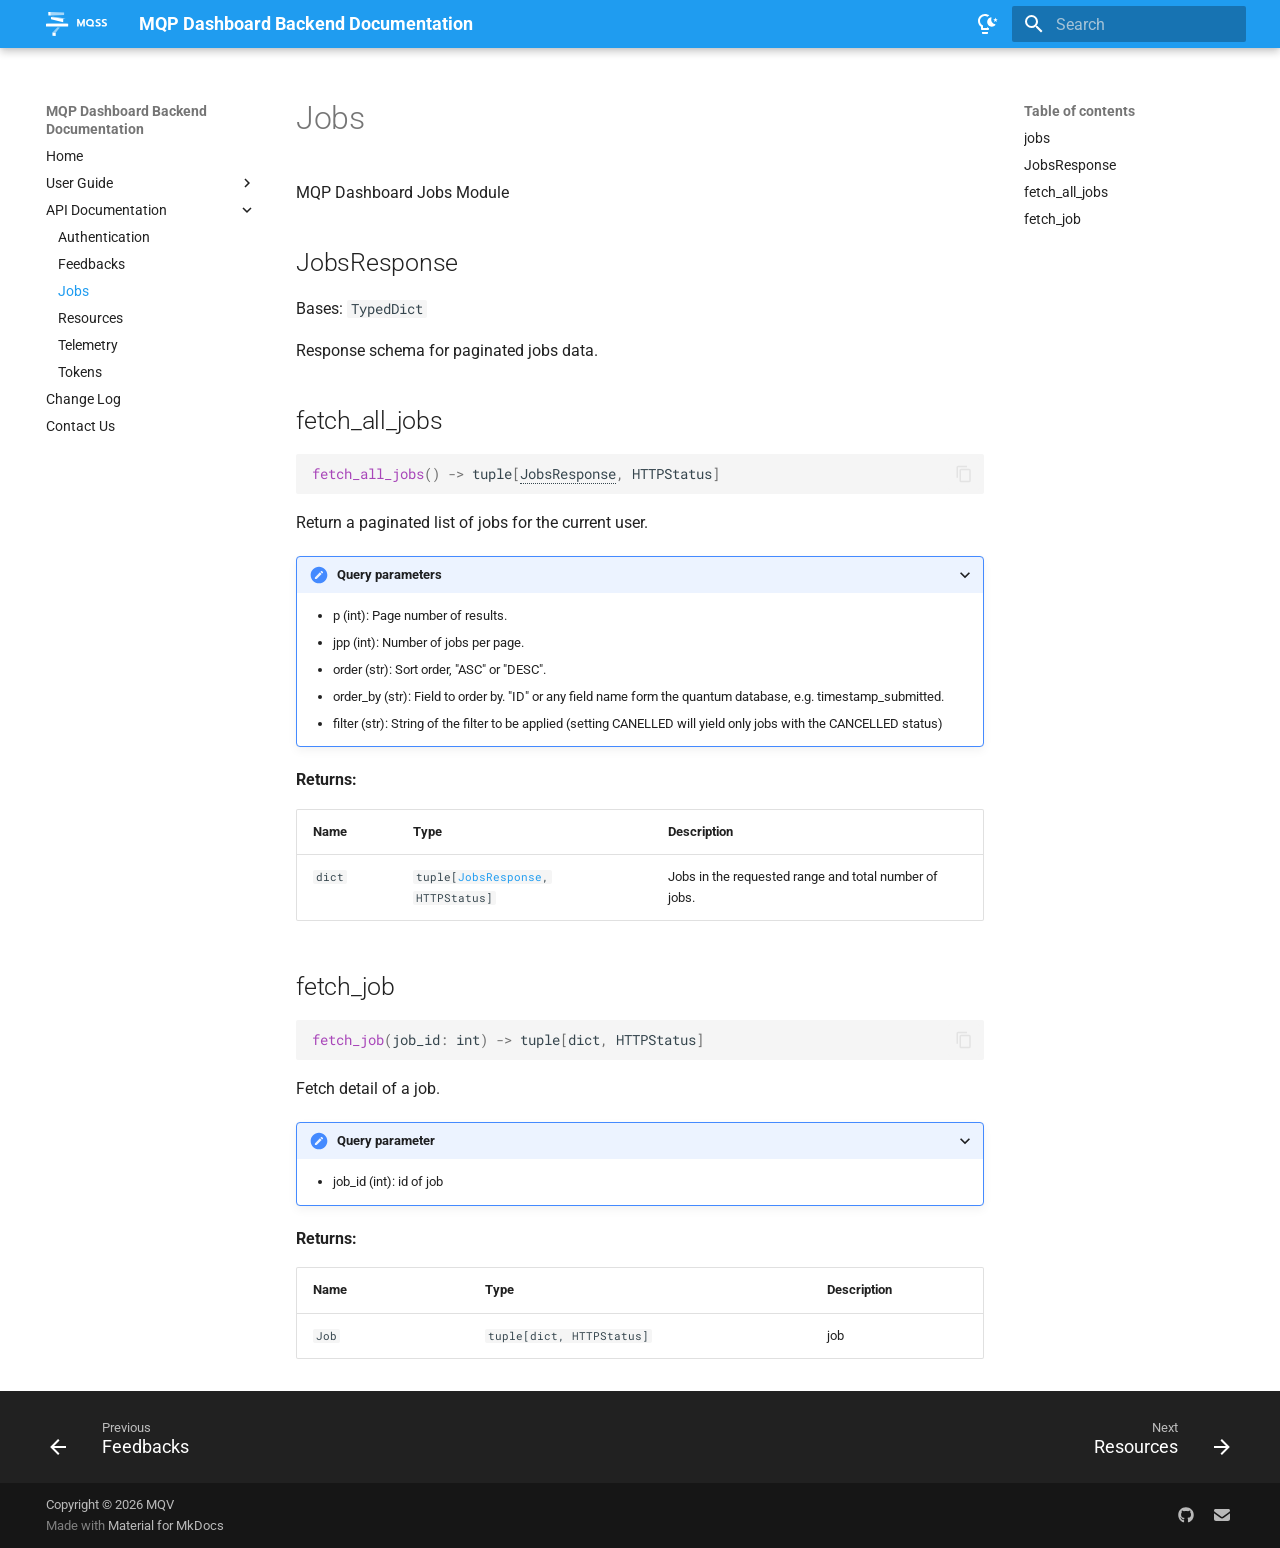
<file: api/jobs/index.html>
<!doctype html>
<html lang="en" class="no-js">
  <head>
    
      <meta charset="utf-8">
      <meta name="viewport" content="width=device-width,initial-scale=1">
      
      
      
      
        <link rel="prev" href="../feedbacks/">
      
      
        <link rel="next" href="../resources/">
      
      
        
      
      
      <link rel="icon" href="../../assets/images/favicon.png">
      <meta name="generator" content="mkdocs-1.6.1, mkdocs-material-9.7.6">
    
    
      
        <title>Jobs - MQP Dashboard Backend Documentation</title>
      
    
    
      <link rel="stylesheet" href="../../assets/stylesheets/main.484c7ddc.min.css">
      
        
        <link rel="stylesheet" href="../../assets/stylesheets/palette.ab4e12ef.min.css">
      
      


    
    
      
    
    
      
        
        
        <link rel="preconnect" href="https://fonts.gstatic.com" crossorigin>
        <link rel="stylesheet" href="https://fonts.googleapis.com/css?family=Roboto:300,300i,400,400i,700,700i%7CRoboto+Mono:400,400i,700,700i&display=fallback">
        <style>:root{--md-text-font:"Roboto";--md-code-font:"Roboto Mono"}</style>
      
    
    
      <link rel="stylesheet" href="../../assets/_mkdocstrings.css">
    
      <link rel="stylesheet" href="../../css/extra.css">
    
    <script>__md_scope=new URL("../..",location),__md_hash=e=>[...e].reduce(((e,_)=>(e<<5)-e+_.charCodeAt(0)),0),__md_get=(e,_=localStorage,t=__md_scope)=>JSON.parse(_.getItem(t.pathname+"."+e)),__md_set=(e,_,t=localStorage,a=__md_scope)=>{try{t.setItem(a.pathname+"."+e,JSON.stringify(_))}catch(e){}}</script>
    
      

    
    
  </head>
  
  
    
    
      
    
    
    
    
    <body dir="ltr" data-md-color-scheme="default" data-md-color-primary="custom" data-md-color-accent="deep-purple">
  
    
    <input class="md-toggle" data-md-toggle="drawer" type="checkbox" id="__drawer" autocomplete="off">
    <input class="md-toggle" data-md-toggle="search" type="checkbox" id="__search" autocomplete="off">
    <label class="md-overlay" for="__drawer"></label>
    <div data-md-component="skip">
      
        
        <a href="#jobs" class="md-skip">
          Skip to content
        </a>
      
    </div>
    <div data-md-component="announce">
      
    </div>
    
    
      

  

<header class="md-header md-header--shadow" data-md-component="header">
  <nav class="md-header__inner md-grid" aria-label="Header">
    <a href="../.." title="MQP Dashboard Backend Documentation" class="md-header__button md-logo" aria-label="MQP Dashboard Backend Documentation" data-md-component="logo">
      
  <img src="../../img/mqss_logo_white.svg" alt="logo">

    </a>
    <label class="md-header__button md-icon" for="__drawer">
      
      <svg xmlns="http://www.w3.org/2000/svg" viewBox="0 0 24 24"><path d="M3 6h18v2H3zm0 5h18v2H3zm0 5h18v2H3z"/></svg>
    </label>
    <div class="md-header__title" data-md-component="header-title">
      <div class="md-header__ellipsis">
        <div class="md-header__topic">
          <span class="md-ellipsis">
            MQP Dashboard Backend Documentation
          </span>
        </div>
        <div class="md-header__topic" data-md-component="header-topic">
          <span class="md-ellipsis">
            
              Jobs
            
          </span>
        </div>
      </div>
    </div>
    
      
        <form class="md-header__option" data-md-component="palette">
  
    
    
    
    <input class="md-option" data-md-color-media="" data-md-color-scheme="default" data-md-color-primary="custom" data-md-color-accent="deep-purple"  aria-label="Light mode"  type="radio" name="__palette" id="__palette_0">
    
      <label class="md-header__button md-icon" title="Light mode" for="__palette_1" hidden>
        <svg xmlns="http://www.w3.org/2000/svg" viewBox="0 0 24 24"><path d="M6 20h6v1c0 .55-.45 1-1 1H7c-.55 0-1-.45-1-1zm5-5.11V16H7v-2.42C5.23 12.81 4 11.05 4 9c0-2.76 2.24-5 5-5 .9 0 1.73.26 2.46.67.54-.47 1.2-.86 1.89-1.17C12.16 2.57 10.65 2 9 2 5.13 2 2 5.13 2 9c0 2.38 1.19 4.47 3 5.74V17c0 .55.45 1 1 1h6c.55 0 1-.45 1-1v-.68c-.75-.36-1.43-.82-2-1.43m9.92-4.95-.5-1.64 1.3-1.08-1.68-.04-.63-1.58-.56 1.61-1.68.11 1.33 1.03-.4 1.65 1.4-.97zm-1.8 2.31a4.62 4.62 0 0 1-3.27-2.28c-.73-1.26-.8-2.72-.35-4 .14-.34-.16-.68-.5-.63-3.44.66-5 4.79-2.78 7.61 1.81 2.24 5.28 2.32 7.17.05.23-.26.08-.7-.27-.75"/></svg>
      </label>
    
  
    
    
    
    <input class="md-option" data-md-color-media="" data-md-color-scheme="slate" data-md-color-primary="indigo" data-md-color-accent="deep-orange"  aria-label="Dark mode"  type="radio" name="__palette" id="__palette_1">
    
      <label class="md-header__button md-icon" title="Dark mode" for="__palette_0" hidden>
        <svg xmlns="http://www.w3.org/2000/svg" viewBox="0 0 24 24"><path d="M20 11h3v2h-3zM1 11h3v2H1zM13 1v3h-2V1zM4.92 3.5l2.13 2.14-1.42 1.41L3.5 4.93zm12.03 2.13 2.12-2.13 1.43 1.43-2.13 2.12zM12 6a6 6 0 0 1 6 6c0 2.22-1.21 4.16-3 5.2V19a1 1 0 0 1-1 1h-4a1 1 0 0 1-1-1v-1.8c-1.79-1.04-3-2.98-3-5.2a6 6 0 0 1 6-6m2 15v1a1 1 0 0 1-1 1h-2a1 1 0 0 1-1-1v-1zm-3-3h2v-2.13c1.73-.44 3-2.01 3-3.87a4 4 0 0 0-4-4 4 4 0 0 0-4 4c0 1.86 1.27 3.43 3 3.87z"/></svg>
      </label>
    
  
</form>
      
    
    
      <script>var palette=__md_get("__palette");if(palette&&palette.color){if("(prefers-color-scheme)"===palette.color.media){var media=matchMedia("(prefers-color-scheme: light)"),input=document.querySelector(media.matches?"[data-md-color-media='(prefers-color-scheme: light)']":"[data-md-color-media='(prefers-color-scheme: dark)']");palette.color.media=input.getAttribute("data-md-color-media"),palette.color.scheme=input.getAttribute("data-md-color-scheme"),palette.color.primary=input.getAttribute("data-md-color-primary"),palette.color.accent=input.getAttribute("data-md-color-accent")}for(var[key,value]of Object.entries(palette.color))document.body.setAttribute("data-md-color-"+key,value)}</script>
    
    
    
      
      
        <label class="md-header__button md-icon" for="__search">
          
          <svg xmlns="http://www.w3.org/2000/svg" viewBox="0 0 24 24"><path d="M9.5 3A6.5 6.5 0 0 1 16 9.5c0 1.61-.59 3.09-1.56 4.23l.27.27h.79l5 5-1.5 1.5-5-5v-.79l-.27-.27A6.52 6.52 0 0 1 9.5 16 6.5 6.5 0 0 1 3 9.5 6.5 6.5 0 0 1 9.5 3m0 2C7 5 5 7 5 9.5S7 14 9.5 14 14 12 14 9.5 12 5 9.5 5"/></svg>
        </label>
        <div class="md-search" data-md-component="search" role="dialog">
  <label class="md-search__overlay" for="__search"></label>
  <div class="md-search__inner" role="search">
    <form class="md-search__form" name="search">
      <input type="text" class="md-search__input" name="query" aria-label="Search" placeholder="Search" autocapitalize="off" autocorrect="off" autocomplete="off" spellcheck="false" data-md-component="search-query" required>
      <label class="md-search__icon md-icon" for="__search">
        
        <svg xmlns="http://www.w3.org/2000/svg" viewBox="0 0 24 24"><path d="M9.5 3A6.5 6.5 0 0 1 16 9.5c0 1.61-.59 3.09-1.56 4.23l.27.27h.79l5 5-1.5 1.5-5-5v-.79l-.27-.27A6.52 6.52 0 0 1 9.5 16 6.5 6.5 0 0 1 3 9.5 6.5 6.5 0 0 1 9.5 3m0 2C7 5 5 7 5 9.5S7 14 9.5 14 14 12 14 9.5 12 5 9.5 5"/></svg>
        
        <svg xmlns="http://www.w3.org/2000/svg" viewBox="0 0 24 24"><path d="M20 11v2H8l5.5 5.5-1.42 1.42L4.16 12l7.92-7.92L13.5 5.5 8 11z"/></svg>
      </label>
      <nav class="md-search__options" aria-label="Search">
        
        <button type="reset" class="md-search__icon md-icon" title="Clear" aria-label="Clear" tabindex="-1">
          
          <svg xmlns="http://www.w3.org/2000/svg" viewBox="0 0 24 24"><path d="M19 6.41 17.59 5 12 10.59 6.41 5 5 6.41 10.59 12 5 17.59 6.41 19 12 13.41 17.59 19 19 17.59 13.41 12z"/></svg>
        </button>
      </nav>
      
    </form>
    <div class="md-search__output">
      <div class="md-search__scrollwrap" tabindex="0" data-md-scrollfix>
        <div class="md-search-result" data-md-component="search-result">
          <div class="md-search-result__meta">
            Initializing search
          </div>
          <ol class="md-search-result__list" role="presentation"></ol>
        </div>
      </div>
    </div>
  </div>
</div>
      
    
    
  </nav>
  
</header>
    
    <div class="md-container" data-md-component="container">
      
      
        
          
        
      
      <main class="md-main" data-md-component="main">
        <div class="md-main__inner md-grid">
          
            
              
              <div class="md-sidebar md-sidebar--primary" data-md-component="sidebar" data-md-type="navigation" >
                <div class="md-sidebar__scrollwrap">
                  <div class="md-sidebar__inner">
                    



<nav class="md-nav md-nav--primary" aria-label="Navigation" data-md-level="0">
  <label class="md-nav__title" for="__drawer">
    <a href="../.." title="MQP Dashboard Backend Documentation" class="md-nav__button md-logo" aria-label="MQP Dashboard Backend Documentation" data-md-component="logo">
      
  <img src="../../img/mqss_logo_white.svg" alt="logo">

    </a>
    MQP Dashboard Backend Documentation
  </label>
  
  <ul class="md-nav__list" data-md-scrollfix>
    
      
      
  
  
  
  
    <li class="md-nav__item">
      <a href="../.." class="md-nav__link">
        
  
  
  <span class="md-ellipsis">
    
  
    Home
  

    
  </span>
  
  

      </a>
    </li>
  

    
      
      
  
  
  
  
    
    
    
    
    
    <li class="md-nav__item md-nav__item--nested">
      
        
        
        <input class="md-nav__toggle md-toggle " type="checkbox" id="__nav_2" >
        
          
          <label class="md-nav__link" for="__nav_2" id="__nav_2_label" tabindex="0">
            
  
  
  <span class="md-ellipsis">
    
  
    User Guide
  

    
  </span>
  
  

            <span class="md-nav__icon md-icon"></span>
          </label>
        
        <nav class="md-nav" data-md-level="1" aria-labelledby="__nav_2_label" aria-expanded="false">
          <label class="md-nav__title" for="__nav_2">
            <span class="md-nav__icon md-icon"></span>
            
  
    User Guide
  

          </label>
          <ul class="md-nav__list" data-md-scrollfix>
            
              
                
  
  
  
  
    <li class="md-nav__item">
      <a href="../../user_guide/getting_started/" class="md-nav__link">
        
  
  
  <span class="md-ellipsis">
    
  
    Getting Started
  

    
  </span>
  
  

      </a>
    </li>
  

              
            
              
                
  
  
  
  
    <li class="md-nav__item">
      <a href="../../user_guide/development_guide/" class="md-nav__link">
        
  
  
  <span class="md-ellipsis">
    
  
    Development Guide
  

    
  </span>
  
  

      </a>
    </li>
  

              
            
          </ul>
        </nav>
      
    </li>
  

    
      
      
  
  
    
  
  
  
    
    
    
    
    
    <li class="md-nav__item md-nav__item--active md-nav__item--nested">
      
        
        
        <input class="md-nav__toggle md-toggle " type="checkbox" id="__nav_3" checked>
        
          
          <label class="md-nav__link" for="__nav_3" id="__nav_3_label" tabindex="0">
            
  
  
  <span class="md-ellipsis">
    
  
    API Documentation
  

    
  </span>
  
  

            <span class="md-nav__icon md-icon"></span>
          </label>
        
        <nav class="md-nav" data-md-level="1" aria-labelledby="__nav_3_label" aria-expanded="true">
          <label class="md-nav__title" for="__nav_3">
            <span class="md-nav__icon md-icon"></span>
            
  
    API Documentation
  

          </label>
          <ul class="md-nav__list" data-md-scrollfix>
            
              
                
  
  
  
  
    <li class="md-nav__item">
      <a href="../login/" class="md-nav__link">
        
  
  
  <span class="md-ellipsis">
    
  
    Authentication
  

    
  </span>
  
  

      </a>
    </li>
  

              
            
              
                
  
  
  
  
    <li class="md-nav__item">
      <a href="../feedbacks/" class="md-nav__link">
        
  
  
  <span class="md-ellipsis">
    
  
    Feedbacks
  

    
  </span>
  
  

      </a>
    </li>
  

              
            
              
                
  
  
    
  
  
  
    <li class="md-nav__item md-nav__item--active">
      
      <input class="md-nav__toggle md-toggle" type="checkbox" id="__toc">
      
      
        
      
      
        <label class="md-nav__link md-nav__link--active" for="__toc">
          
  
  
  <span class="md-ellipsis">
    
  
    Jobs
  

    
  </span>
  
  

          <span class="md-nav__icon md-icon"></span>
        </label>
      
      <a href="./" class="md-nav__link md-nav__link--active">
        
  
  
  <span class="md-ellipsis">
    
  
    Jobs
  

    
  </span>
  
  

      </a>
      
        

<nav class="md-nav md-nav--secondary" aria-label="Table of contents">
  
  
  
    
  
  
    <label class="md-nav__title" for="__toc">
      <span class="md-nav__icon md-icon"></span>
      Table of contents
    </label>
    <ul class="md-nav__list" data-md-component="toc" data-md-scrollfix>
      
        <li class="md-nav__item">
  <a href="#mqp_dashboard_backend.jobs" class="md-nav__link">
    <span class="md-ellipsis">
      
        jobs
      
    </span>
  </a>
  
</li>
      
        <li class="md-nav__item">
  <a href="#mqp_dashboard_backend.jobs.JobsResponse" class="md-nav__link">
    <span class="md-ellipsis">
      
        JobsResponse
      
    </span>
  </a>
  
</li>
      
        <li class="md-nav__item">
  <a href="#mqp_dashboard_backend.jobs.fetch_all_jobs" class="md-nav__link">
    <span class="md-ellipsis">
      
        fetch_all_jobs
      
    </span>
  </a>
  
</li>
      
        <li class="md-nav__item">
  <a href="#mqp_dashboard_backend.jobs.fetch_job" class="md-nav__link">
    <span class="md-ellipsis">
      
        fetch_job
      
    </span>
  </a>
  
</li>
      
    </ul>
  
</nav>
      
    </li>
  

              
            
              
                
  
  
  
  
    <li class="md-nav__item">
      <a href="../resources/" class="md-nav__link">
        
  
  
  <span class="md-ellipsis">
    
  
    Resources
  

    
  </span>
  
  

      </a>
    </li>
  

              
            
              
                
  
  
  
  
    <li class="md-nav__item">
      <a href="../telemetry/" class="md-nav__link">
        
  
  
  <span class="md-ellipsis">
    
  
    Telemetry
  

    
  </span>
  
  

      </a>
    </li>
  

              
            
              
                
  
  
  
  
    <li class="md-nav__item">
      <a href="../tokens/" class="md-nav__link">
        
  
  
  <span class="md-ellipsis">
    
  
    Tokens
  

    
  </span>
  
  

      </a>
    </li>
  

              
            
          </ul>
        </nav>
      
    </li>
  

    
      
      
  
  
  
  
    <li class="md-nav__item">
      <a href="../../CHANGELOG/" class="md-nav__link">
        
  
  
  <span class="md-ellipsis">
    
  
    Change Log
  

    
  </span>
  
  

      </a>
    </li>
  

    
      
      
  
  
  
  
    <li class="md-nav__item">
      <a href="../../contact/" class="md-nav__link">
        
  
  
  <span class="md-ellipsis">
    
  
    Contact Us
  

    
  </span>
  
  

      </a>
    </li>
  

    
  </ul>
</nav>
                  </div>
                </div>
              </div>
            
            
              
              <div class="md-sidebar md-sidebar--secondary" data-md-component="sidebar" data-md-type="toc" >
                <div class="md-sidebar__scrollwrap">
                  <div class="md-sidebar__inner">
                    

<nav class="md-nav md-nav--secondary" aria-label="Table of contents">
  
  
  
    
  
  
    <label class="md-nav__title" for="__toc">
      <span class="md-nav__icon md-icon"></span>
      Table of contents
    </label>
    <ul class="md-nav__list" data-md-component="toc" data-md-scrollfix>
      
        <li class="md-nav__item">
  <a href="#mqp_dashboard_backend.jobs" class="md-nav__link">
    <span class="md-ellipsis">
      
        jobs
      
    </span>
  </a>
  
</li>
      
        <li class="md-nav__item">
  <a href="#mqp_dashboard_backend.jobs.JobsResponse" class="md-nav__link">
    <span class="md-ellipsis">
      
        JobsResponse
      
    </span>
  </a>
  
</li>
      
        <li class="md-nav__item">
  <a href="#mqp_dashboard_backend.jobs.fetch_all_jobs" class="md-nav__link">
    <span class="md-ellipsis">
      
        fetch_all_jobs
      
    </span>
  </a>
  
</li>
      
        <li class="md-nav__item">
  <a href="#mqp_dashboard_backend.jobs.fetch_job" class="md-nav__link">
    <span class="md-ellipsis">
      
        fetch_job
      
    </span>
  </a>
  
</li>
      
    </ul>
  
</nav>
                  </div>
                </div>
              </div>
            
          
          
            <div class="md-content" data-md-component="content">
              
              <article class="md-content__inner md-typeset">
                
                  



<h1 id="jobs">Jobs<a class="headerlink" href="#jobs" title="Permanent link">&para;</a></h1>


<div class="doc doc-object doc-module">



<a id="mqp_dashboard_backend.jobs"></a>
    <div class="doc doc-contents first">

        <p>MQP Dashboard Jobs Module</p>










<div class="doc doc-children">









<div class="doc doc-object doc-class">



<h2 id="mqp_dashboard_backend.jobs.JobsResponse" class="doc doc-heading">
            <span class="doc doc-object-name doc-class-name">JobsResponse</span>


<a href="#mqp_dashboard_backend.jobs.JobsResponse" class="headerlink" title="Permanent link">&para;</a></h2>


    <div class="doc doc-contents ">
            <p class="doc doc-class-bases">
              Bases: <code><span title="typing.TypedDict">TypedDict</span></code></p>



        <p>Response schema for paginated jobs data.</p>











<div class="doc doc-children">












  </div>

    </div>

</div>


<div class="doc doc-object doc-function">


<h2 id="mqp_dashboard_backend.jobs.fetch_all_jobs" class="doc doc-heading">
            <span class="doc doc-object-name doc-function-name">fetch_all_jobs</span>


<a href="#mqp_dashboard_backend.jobs.fetch_all_jobs" class="headerlink" title="Permanent link">&para;</a></h2>
<div class="doc-signature highlight"><pre><span></span><code><span class="nf">fetch_all_jobs</span><span class="p">()</span> <span class="o">-&gt;</span> <span class="n"><span title="tuple">tuple</span></span><span class="p">[</span><span class="n"><a class="autorefs autorefs-internal" title="JobsResponse (mqp_dashboard_backend.jobs.JobsResponse)" href="#mqp_dashboard_backend.jobs.JobsResponse">JobsResponse</a></span><span class="p">,</span> <span class="n"><span title="http.HTTPStatus">HTTPStatus</span></span><span class="p">]</span>
</code></pre></div>

    <div class="doc doc-contents ">

        <p>Return a paginated list of jobs for the current user.</p>


<details class="query-parameters" open>
  <summary>Query parameters</summary>
  <ul>
<li>p (int): Page number of results.</li>
<li>jpp (int): Number of jobs per page.</li>
<li>order (str): Sort order, "ASC" or "DESC".</li>
<li>order_by (str): Field to order by. "ID" or any field name form the quantum database, e.g. timestamp_submitted.</li>
<li>filter (str): String of the filter to be applied                     (setting CANELLED will yield only jobs with the CANCELLED status)</li>
</ul>
</details>

    <p><span class="doc-section-title">Returns:</span></p>
    <table>
      <thead>
        <tr>
<th>Name</th>          <th>Type</th>
          <th>Description</th>
        </tr>
      </thead>
      <tbody>
          <tr class="doc-section-item">
<td><code>dict</code></td>            <td>
                  <code><span title="tuple">tuple</span>[<a class="autorefs autorefs-internal" title="JobsResponse (mqp_dashboard_backend.jobs.JobsResponse)" href="#mqp_dashboard_backend.jobs.JobsResponse">JobsResponse</a>, <span title="http.HTTPStatus">HTTPStatus</span>]</code>
            </td>
            <td>
              <div class="doc-md-description">
                <p>Jobs in the requested range and total number of jobs.</p>
              </div>
            </td>
          </tr>
      </tbody>
    </table>


    </div>

</div>

<div class="doc doc-object doc-function">


<h2 id="mqp_dashboard_backend.jobs.fetch_job" class="doc doc-heading">
            <span class="doc doc-object-name doc-function-name">fetch_job</span>


<a href="#mqp_dashboard_backend.jobs.fetch_job" class="headerlink" title="Permanent link">&para;</a></h2>
<div class="doc-signature highlight"><pre><span></span><code><span class="nf">fetch_job</span><span class="p">(</span><span class="n">job_id</span><span class="p">:</span> <span class="n"><span title="int">int</span></span><span class="p">)</span> <span class="o">-&gt;</span> <span class="n"><span title="tuple">tuple</span></span><span class="p">[</span><span class="n"><span title="dict">dict</span></span><span class="p">,</span> <span class="n"><span title="http.HTTPStatus">HTTPStatus</span></span><span class="p">]</span>
</code></pre></div>

    <div class="doc doc-contents ">

        <p>Fetch detail of a job.</p>


<details class="query-parameter" open>
  <summary>Query parameter</summary>
  <ul>
<li>job_id (int): id of job</li>
</ul>
</details>

    <p><span class="doc-section-title">Returns:</span></p>
    <table>
      <thead>
        <tr>
<th>Name</th>          <th>Type</th>
          <th>Description</th>
        </tr>
      </thead>
      <tbody>
          <tr class="doc-section-item">
<td><code>Job</code></td>            <td>
                  <code><span title="tuple">tuple</span>[<span title="dict">dict</span>, <span title="http.HTTPStatus">HTTPStatus</span>]</code>
            </td>
            <td>
              <div class="doc-md-description">
                <p>job</p>
              </div>
            </td>
          </tr>
      </tbody>
    </table>


    </div>

</div>



  </div>

    </div>

</div>












                
              </article>
            </div>
          
          
<script>var target=document.getElementById(location.hash.slice(1));target&&target.name&&(target.checked=target.name.startsWith("__tabbed_"))</script>
        </div>
        
      </main>
      
        <footer class="md-footer">
  
    
      
      <nav class="md-footer__inner md-grid" aria-label="Footer" >
        
          
          <a href="../feedbacks/" class="md-footer__link md-footer__link--prev" aria-label="Previous: Feedbacks">
            <div class="md-footer__button md-icon">
              
              <svg xmlns="http://www.w3.org/2000/svg" viewBox="0 0 24 24"><path d="M20 11v2H8l5.5 5.5-1.42 1.42L4.16 12l7.92-7.92L13.5 5.5 8 11z"/></svg>
            </div>
            <div class="md-footer__title">
              <span class="md-footer__direction">
                Previous
              </span>
              <div class="md-ellipsis">
                Feedbacks
              </div>
            </div>
          </a>
        
        
          
          <a href="../resources/" class="md-footer__link md-footer__link--next" aria-label="Next: Resources">
            <div class="md-footer__title">
              <span class="md-footer__direction">
                Next
              </span>
              <div class="md-ellipsis">
                Resources
              </div>
            </div>
            <div class="md-footer__button md-icon">
              
              <svg xmlns="http://www.w3.org/2000/svg" viewBox="0 0 24 24"><path d="M4 11v2h12l-5.5 5.5 1.42 1.42L19.84 12l-7.92-7.92L10.5 5.5 16 11z"/></svg>
            </div>
          </a>
        
      </nav>
    
  
  <div class="md-footer-meta md-typeset">
    <div class="md-footer-meta__inner md-grid">
      <div class="md-copyright">
  
    <div class="md-copyright__highlight">
      Copyright &copy; 2026 MQV
    </div>
  
  
    Made with
    <a href="https://squidfunk.github.io/mkdocs-material/" target="_blank" rel="noopener">
      Material for MkDocs
    </a>
  
</div>
      
        
<div class="md-social">
  
    
    
    
    
      
      
    
    <a href="https://github.com/Munich-Quantum-Software-Stack/MQP-Dashboard-Backend" target="_blank" rel="noopener" title="github.com" class="md-social__link">
      <svg xmlns="http://www.w3.org/2000/svg" viewBox="0 0 512 512"><!--! Font Awesome Free 7.1.0 by @fontawesome - https://fontawesome.com License - https://fontawesome.com/license/free (Icons: CC BY 4.0, Fonts: SIL OFL 1.1, Code: MIT License) Copyright 2025 Fonticons, Inc.--><path d="M173.9 397.4c0 2-2.3 3.6-5.2 3.6-3.3.3-5.6-1.3-5.6-3.6 0-2 2.3-3.6 5.2-3.6 3-.3 5.6 1.3 5.6 3.6m-31.1-4.5c-.7 2 1.3 4.3 4.3 4.9 2.6 1 5.6 0 6.2-2s-1.3-4.3-4.3-5.2c-2.6-.7-5.5.3-6.2 2.3m44.2-1.7c-2.9.7-4.9 2.6-4.6 4.9.3 2 2.9 3.3 5.9 2.6 2.9-.7 4.9-2.6 4.6-4.6-.3-1.9-3-3.2-5.9-2.9M252.8 8C114.1 8 8 113.3 8 252c0 110.9 69.8 205.8 169.5 239.2 12.8 2.3 17.3-5.6 17.3-12.1 0-6.2-.3-40.4-.3-61.4 0 0-70 15-84.7-29.8 0 0-11.4-29.1-27.8-36.6 0 0-22.9-15.7 1.6-15.4 0 0 24.9 2 38.6 25.8 21.9 38.6 58.6 27.5 72.9 20.9 2.3-16 8.8-27.1 16-33.7-55.9-6.2-112.3-14.3-112.3-110.5 0-27.5 7.6-41.3 23.6-58.9-2.6-6.5-11.1-33.3 2.6-67.9 20.9-6.5 69 27 69 27 20-5.6 41.5-8.5 62.8-8.5s42.8 2.9 62.8 8.5c0 0 48.1-33.6 69-27 13.7 34.7 5.2 61.4 2.6 67.9 16 17.7 25.8 31.5 25.8 58.9 0 96.5-58.9 104.2-114.8 110.5 9.2 7.9 17 22.9 17 46.4 0 33.7-.3 75.4-.3 83.6 0 6.5 4.6 14.4 17.3 12.1C436.2 457.8 504 362.9 504 252 504 113.3 391.5 8 252.8 8M105.2 352.9c-1.3 1-1 3.3.7 5.2 1.6 1.6 3.9 2.3 5.2 1 1.3-1 1-3.3-.7-5.2-1.6-1.6-3.9-2.3-5.2-1m-10.8-8.1c-.7 1.3.3 2.9 2.3 3.9 1.6 1 3.6.7 4.3-.7.7-1.3-.3-2.9-2.3-3.9-2-.6-3.6-.3-4.3.7m32.4 35.6c-1.6 1.3-1 4.3 1.3 6.2 2.3 2.3 5.2 2.6 6.5 1 1.3-1.3.7-4.3-1.3-6.2-2.2-2.3-5.2-2.6-6.5-1m-11.4-14.7c-1.6 1-1.6 3.6 0 5.9s4.3 3.3 5.6 2.3c1.6-1.3 1.6-3.9 0-6.2-1.4-2.3-4-3.3-5.6-2"/></svg>
    </a>
  
    
    
    
    
    <a href="mailto:quantum@lrz.de" target="_blank" rel="noopener" title="" class="md-social__link">
      <svg xmlns="http://www.w3.org/2000/svg" viewBox="0 0 512 512"><!--! Font Awesome Free 7.1.0 by @fontawesome - https://fontawesome.com License - https://fontawesome.com/license/free (Icons: CC BY 4.0, Fonts: SIL OFL 1.1, Code: MIT License) Copyright 2025 Fonticons, Inc.--><path d="M48 64C21.5 64 0 85.5 0 112c0 15.1 7.1 29.3 19.2 38.4l208 156a48 48 0 0 0 57.6 0l208-156c12.1-9.1 19.2-23.3 19.2-38.4 0-26.5-21.5-48-48-48zM0 196v188c0 35.3 28.7 64 64 64h384c35.3 0 64-28.7 64-64V196L313.6 344.8c-34.1 25.6-81.1 25.6-115.2 0z"/></svg>
    </a>
  
</div>
      
    </div>
  </div>
</footer>
      
    </div>
    <div class="md-dialog" data-md-component="dialog">
      <div class="md-dialog__inner md-typeset"></div>
    </div>
    
    
    
      
      
      <script id="__config" type="application/json">{"annotate": null, "base": "../..", "features": ["content.code.copy", "navigation.instant", "navigation.footer"], "search": "../../assets/javascripts/workers/search.2c215733.min.js", "tags": null, "translations": {"clipboard.copied": "Copied to clipboard", "clipboard.copy": "Copy to clipboard", "search.result.more.one": "1 more on this page", "search.result.more.other": "# more on this page", "search.result.none": "No matching documents", "search.result.one": "1 matching document", "search.result.other": "# matching documents", "search.result.placeholder": "Type to start searching", "search.result.term.missing": "Missing", "select.version": "Select version"}, "version": null}</script>
    
    
      <script src="../../assets/javascripts/bundle.79ae519e.min.js"></script>
      
    
  </body>
</html>
</file>
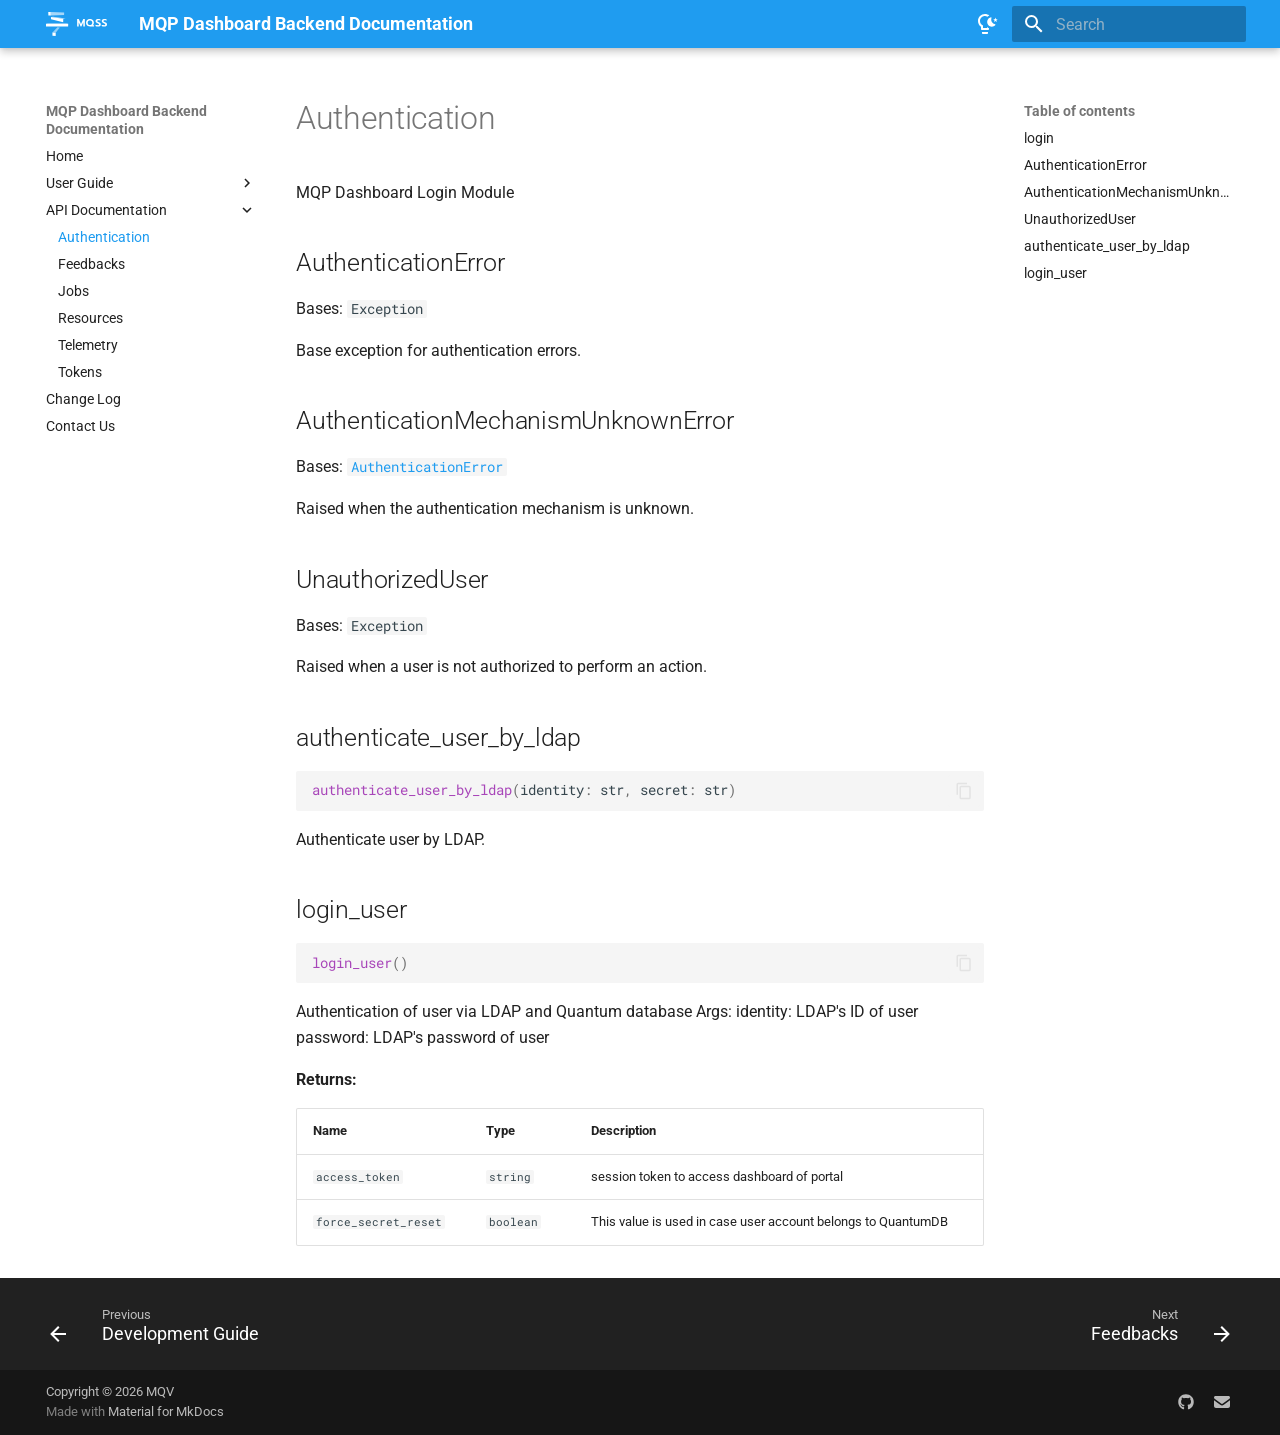
<file: api/login/index.html>
<!doctype html>
<html lang="en" class="no-js">
  <head>
    
      <meta charset="utf-8">
      <meta name="viewport" content="width=device-width,initial-scale=1">
      
      
      
      
        <link rel="prev" href="../../user_guide/development_guide/">
      
      
        <link rel="next" href="../feedbacks/">
      
      
        
      
      
      <link rel="icon" href="../../assets/images/favicon.png">
      <meta name="generator" content="mkdocs-1.6.1, mkdocs-material-9.7.6">
    
    
      
        <title>Authentication - MQP Dashboard Backend Documentation</title>
      
    
    
      <link rel="stylesheet" href="../../assets/stylesheets/main.484c7ddc.min.css">
      
        
        <link rel="stylesheet" href="../../assets/stylesheets/palette.ab4e12ef.min.css">
      
      


    
    
      
    
    
      
        
        
        <link rel="preconnect" href="https://fonts.gstatic.com" crossorigin>
        <link rel="stylesheet" href="https://fonts.googleapis.com/css?family=Roboto:300,300i,400,400i,700,700i%7CRoboto+Mono:400,400i,700,700i&display=fallback">
        <style>:root{--md-text-font:"Roboto";--md-code-font:"Roboto Mono"}</style>
      
    
    
      <link rel="stylesheet" href="../../assets/_mkdocstrings.css">
    
      <link rel="stylesheet" href="../../css/extra.css">
    
    <script>__md_scope=new URL("../..",location),__md_hash=e=>[...e].reduce(((e,_)=>(e<<5)-e+_.charCodeAt(0)),0),__md_get=(e,_=localStorage,t=__md_scope)=>JSON.parse(_.getItem(t.pathname+"."+e)),__md_set=(e,_,t=localStorage,a=__md_scope)=>{try{t.setItem(a.pathname+"."+e,JSON.stringify(_))}catch(e){}}</script>
    
      

    
    
  </head>
  
  
    
    
      
    
    
    
    
    <body dir="ltr" data-md-color-scheme="default" data-md-color-primary="custom" data-md-color-accent="deep-purple">
  
    
    <input class="md-toggle" data-md-toggle="drawer" type="checkbox" id="__drawer" autocomplete="off">
    <input class="md-toggle" data-md-toggle="search" type="checkbox" id="__search" autocomplete="off">
    <label class="md-overlay" for="__drawer"></label>
    <div data-md-component="skip">
      
        
        <a href="#authentication" class="md-skip">
          Skip to content
        </a>
      
    </div>
    <div data-md-component="announce">
      
    </div>
    
    
      

  

<header class="md-header md-header--shadow" data-md-component="header">
  <nav class="md-header__inner md-grid" aria-label="Header">
    <a href="../.." title="MQP Dashboard Backend Documentation" class="md-header__button md-logo" aria-label="MQP Dashboard Backend Documentation" data-md-component="logo">
      
  <img src="../../img/mqss_logo_white.svg" alt="logo">

    </a>
    <label class="md-header__button md-icon" for="__drawer">
      
      <svg xmlns="http://www.w3.org/2000/svg" viewBox="0 0 24 24"><path d="M3 6h18v2H3zm0 5h18v2H3zm0 5h18v2H3z"/></svg>
    </label>
    <div class="md-header__title" data-md-component="header-title">
      <div class="md-header__ellipsis">
        <div class="md-header__topic">
          <span class="md-ellipsis">
            MQP Dashboard Backend Documentation
          </span>
        </div>
        <div class="md-header__topic" data-md-component="header-topic">
          <span class="md-ellipsis">
            
              Authentication
            
          </span>
        </div>
      </div>
    </div>
    
      
        <form class="md-header__option" data-md-component="palette">
  
    
    
    
    <input class="md-option" data-md-color-media="" data-md-color-scheme="default" data-md-color-primary="custom" data-md-color-accent="deep-purple"  aria-label="Light mode"  type="radio" name="__palette" id="__palette_0">
    
      <label class="md-header__button md-icon" title="Light mode" for="__palette_1" hidden>
        <svg xmlns="http://www.w3.org/2000/svg" viewBox="0 0 24 24"><path d="M6 20h6v1c0 .55-.45 1-1 1H7c-.55 0-1-.45-1-1zm5-5.11V16H7v-2.42C5.23 12.81 4 11.05 4 9c0-2.76 2.24-5 5-5 .9 0 1.73.26 2.46.67.54-.47 1.2-.86 1.89-1.17C12.16 2.57 10.65 2 9 2 5.13 2 2 5.13 2 9c0 2.38 1.19 4.47 3 5.74V17c0 .55.45 1 1 1h6c.55 0 1-.45 1-1v-.68c-.75-.36-1.43-.82-2-1.43m9.92-4.95-.5-1.64 1.3-1.08-1.68-.04-.63-1.58-.56 1.61-1.68.11 1.33 1.03-.4 1.65 1.4-.97zm-1.8 2.31a4.62 4.62 0 0 1-3.27-2.28c-.73-1.26-.8-2.72-.35-4 .14-.34-.16-.68-.5-.63-3.44.66-5 4.79-2.78 7.61 1.81 2.24 5.28 2.32 7.17.05.23-.26.08-.7-.27-.75"/></svg>
      </label>
    
  
    
    
    
    <input class="md-option" data-md-color-media="" data-md-color-scheme="slate" data-md-color-primary="indigo" data-md-color-accent="deep-orange"  aria-label="Dark mode"  type="radio" name="__palette" id="__palette_1">
    
      <label class="md-header__button md-icon" title="Dark mode" for="__palette_0" hidden>
        <svg xmlns="http://www.w3.org/2000/svg" viewBox="0 0 24 24"><path d="M20 11h3v2h-3zM1 11h3v2H1zM13 1v3h-2V1zM4.92 3.5l2.13 2.14-1.42 1.41L3.5 4.93zm12.03 2.13 2.12-2.13 1.43 1.43-2.13 2.12zM12 6a6 6 0 0 1 6 6c0 2.22-1.21 4.16-3 5.2V19a1 1 0 0 1-1 1h-4a1 1 0 0 1-1-1v-1.8c-1.79-1.04-3-2.98-3-5.2a6 6 0 0 1 6-6m2 15v1a1 1 0 0 1-1 1h-2a1 1 0 0 1-1-1v-1zm-3-3h2v-2.13c1.73-.44 3-2.01 3-3.87a4 4 0 0 0-4-4 4 4 0 0 0-4 4c0 1.86 1.27 3.43 3 3.87z"/></svg>
      </label>
    
  
</form>
      
    
    
      <script>var palette=__md_get("__palette");if(palette&&palette.color){if("(prefers-color-scheme)"===palette.color.media){var media=matchMedia("(prefers-color-scheme: light)"),input=document.querySelector(media.matches?"[data-md-color-media='(prefers-color-scheme: light)']":"[data-md-color-media='(prefers-color-scheme: dark)']");palette.color.media=input.getAttribute("data-md-color-media"),palette.color.scheme=input.getAttribute("data-md-color-scheme"),palette.color.primary=input.getAttribute("data-md-color-primary"),palette.color.accent=input.getAttribute("data-md-color-accent")}for(var[key,value]of Object.entries(palette.color))document.body.setAttribute("data-md-color-"+key,value)}</script>
    
    
    
      
      
        <label class="md-header__button md-icon" for="__search">
          
          <svg xmlns="http://www.w3.org/2000/svg" viewBox="0 0 24 24"><path d="M9.5 3A6.5 6.5 0 0 1 16 9.5c0 1.61-.59 3.09-1.56 4.23l.27.27h.79l5 5-1.5 1.5-5-5v-.79l-.27-.27A6.52 6.52 0 0 1 9.5 16 6.5 6.5 0 0 1 3 9.5 6.5 6.5 0 0 1 9.5 3m0 2C7 5 5 7 5 9.5S7 14 9.5 14 14 12 14 9.5 12 5 9.5 5"/></svg>
        </label>
        <div class="md-search" data-md-component="search" role="dialog">
  <label class="md-search__overlay" for="__search"></label>
  <div class="md-search__inner" role="search">
    <form class="md-search__form" name="search">
      <input type="text" class="md-search__input" name="query" aria-label="Search" placeholder="Search" autocapitalize="off" autocorrect="off" autocomplete="off" spellcheck="false" data-md-component="search-query" required>
      <label class="md-search__icon md-icon" for="__search">
        
        <svg xmlns="http://www.w3.org/2000/svg" viewBox="0 0 24 24"><path d="M9.5 3A6.5 6.5 0 0 1 16 9.5c0 1.61-.59 3.09-1.56 4.23l.27.27h.79l5 5-1.5 1.5-5-5v-.79l-.27-.27A6.52 6.52 0 0 1 9.5 16 6.5 6.5 0 0 1 3 9.5 6.5 6.5 0 0 1 9.5 3m0 2C7 5 5 7 5 9.5S7 14 9.5 14 14 12 14 9.5 12 5 9.5 5"/></svg>
        
        <svg xmlns="http://www.w3.org/2000/svg" viewBox="0 0 24 24"><path d="M20 11v2H8l5.5 5.5-1.42 1.42L4.16 12l7.92-7.92L13.5 5.5 8 11z"/></svg>
      </label>
      <nav class="md-search__options" aria-label="Search">
        
        <button type="reset" class="md-search__icon md-icon" title="Clear" aria-label="Clear" tabindex="-1">
          
          <svg xmlns="http://www.w3.org/2000/svg" viewBox="0 0 24 24"><path d="M19 6.41 17.59 5 12 10.59 6.41 5 5 6.41 10.59 12 5 17.59 6.41 19 12 13.41 17.59 19 19 17.59 13.41 12z"/></svg>
        </button>
      </nav>
      
    </form>
    <div class="md-search__output">
      <div class="md-search__scrollwrap" tabindex="0" data-md-scrollfix>
        <div class="md-search-result" data-md-component="search-result">
          <div class="md-search-result__meta">
            Initializing search
          </div>
          <ol class="md-search-result__list" role="presentation"></ol>
        </div>
      </div>
    </div>
  </div>
</div>
      
    
    
  </nav>
  
</header>
    
    <div class="md-container" data-md-component="container">
      
      
        
          
        
      
      <main class="md-main" data-md-component="main">
        <div class="md-main__inner md-grid">
          
            
              
              <div class="md-sidebar md-sidebar--primary" data-md-component="sidebar" data-md-type="navigation" >
                <div class="md-sidebar__scrollwrap">
                  <div class="md-sidebar__inner">
                    



<nav class="md-nav md-nav--primary" aria-label="Navigation" data-md-level="0">
  <label class="md-nav__title" for="__drawer">
    <a href="../.." title="MQP Dashboard Backend Documentation" class="md-nav__button md-logo" aria-label="MQP Dashboard Backend Documentation" data-md-component="logo">
      
  <img src="../../img/mqss_logo_white.svg" alt="logo">

    </a>
    MQP Dashboard Backend Documentation
  </label>
  
  <ul class="md-nav__list" data-md-scrollfix>
    
      
      
  
  
  
  
    <li class="md-nav__item">
      <a href="../.." class="md-nav__link">
        
  
  
  <span class="md-ellipsis">
    
  
    Home
  

    
  </span>
  
  

      </a>
    </li>
  

    
      
      
  
  
  
  
    
    
    
    
    
    <li class="md-nav__item md-nav__item--nested">
      
        
        
        <input class="md-nav__toggle md-toggle " type="checkbox" id="__nav_2" >
        
          
          <label class="md-nav__link" for="__nav_2" id="__nav_2_label" tabindex="0">
            
  
  
  <span class="md-ellipsis">
    
  
    User Guide
  

    
  </span>
  
  

            <span class="md-nav__icon md-icon"></span>
          </label>
        
        <nav class="md-nav" data-md-level="1" aria-labelledby="__nav_2_label" aria-expanded="false">
          <label class="md-nav__title" for="__nav_2">
            <span class="md-nav__icon md-icon"></span>
            
  
    User Guide
  

          </label>
          <ul class="md-nav__list" data-md-scrollfix>
            
              
                
  
  
  
  
    <li class="md-nav__item">
      <a href="../../user_guide/getting_started/" class="md-nav__link">
        
  
  
  <span class="md-ellipsis">
    
  
    Getting Started
  

    
  </span>
  
  

      </a>
    </li>
  

              
            
              
                
  
  
  
  
    <li class="md-nav__item">
      <a href="../../user_guide/development_guide/" class="md-nav__link">
        
  
  
  <span class="md-ellipsis">
    
  
    Development Guide
  

    
  </span>
  
  

      </a>
    </li>
  

              
            
          </ul>
        </nav>
      
    </li>
  

    
      
      
  
  
    
  
  
  
    
    
    
    
    
    <li class="md-nav__item md-nav__item--active md-nav__item--nested">
      
        
        
        <input class="md-nav__toggle md-toggle " type="checkbox" id="__nav_3" checked>
        
          
          <label class="md-nav__link" for="__nav_3" id="__nav_3_label" tabindex="0">
            
  
  
  <span class="md-ellipsis">
    
  
    API Documentation
  

    
  </span>
  
  

            <span class="md-nav__icon md-icon"></span>
          </label>
        
        <nav class="md-nav" data-md-level="1" aria-labelledby="__nav_3_label" aria-expanded="true">
          <label class="md-nav__title" for="__nav_3">
            <span class="md-nav__icon md-icon"></span>
            
  
    API Documentation
  

          </label>
          <ul class="md-nav__list" data-md-scrollfix>
            
              
                
  
  
    
  
  
  
    <li class="md-nav__item md-nav__item--active">
      
      <input class="md-nav__toggle md-toggle" type="checkbox" id="__toc">
      
      
        
      
      
        <label class="md-nav__link md-nav__link--active" for="__toc">
          
  
  
  <span class="md-ellipsis">
    
  
    Authentication
  

    
  </span>
  
  

          <span class="md-nav__icon md-icon"></span>
        </label>
      
      <a href="./" class="md-nav__link md-nav__link--active">
        
  
  
  <span class="md-ellipsis">
    
  
    Authentication
  

    
  </span>
  
  

      </a>
      
        

<nav class="md-nav md-nav--secondary" aria-label="Table of contents">
  
  
  
    
  
  
    <label class="md-nav__title" for="__toc">
      <span class="md-nav__icon md-icon"></span>
      Table of contents
    </label>
    <ul class="md-nav__list" data-md-component="toc" data-md-scrollfix>
      
        <li class="md-nav__item">
  <a href="#mqp_dashboard_backend.login" class="md-nav__link">
    <span class="md-ellipsis">
      
        login
      
    </span>
  </a>
  
</li>
      
        <li class="md-nav__item">
  <a href="#mqp_dashboard_backend.login.AuthenticationError" class="md-nav__link">
    <span class="md-ellipsis">
      
        AuthenticationError
      
    </span>
  </a>
  
</li>
      
        <li class="md-nav__item">
  <a href="#mqp_dashboard_backend.login.AuthenticationMechanismUnknownError" class="md-nav__link">
    <span class="md-ellipsis">
      
        AuthenticationMechanismUnknownError
      
    </span>
  </a>
  
</li>
      
        <li class="md-nav__item">
  <a href="#mqp_dashboard_backend.login.UnauthorizedUser" class="md-nav__link">
    <span class="md-ellipsis">
      
        UnauthorizedUser
      
    </span>
  </a>
  
</li>
      
        <li class="md-nav__item">
  <a href="#mqp_dashboard_backend.login.authenticate_user_by_ldap" class="md-nav__link">
    <span class="md-ellipsis">
      
        authenticate_user_by_ldap
      
    </span>
  </a>
  
</li>
      
        <li class="md-nav__item">
  <a href="#mqp_dashboard_backend.login.login_user" class="md-nav__link">
    <span class="md-ellipsis">
      
        login_user
      
    </span>
  </a>
  
</li>
      
    </ul>
  
</nav>
      
    </li>
  

              
            
              
                
  
  
  
  
    <li class="md-nav__item">
      <a href="../feedbacks/" class="md-nav__link">
        
  
  
  <span class="md-ellipsis">
    
  
    Feedbacks
  

    
  </span>
  
  

      </a>
    </li>
  

              
            
              
                
  
  
  
  
    <li class="md-nav__item">
      <a href="../jobs/" class="md-nav__link">
        
  
  
  <span class="md-ellipsis">
    
  
    Jobs
  

    
  </span>
  
  

      </a>
    </li>
  

              
            
              
                
  
  
  
  
    <li class="md-nav__item">
      <a href="../resources/" class="md-nav__link">
        
  
  
  <span class="md-ellipsis">
    
  
    Resources
  

    
  </span>
  
  

      </a>
    </li>
  

              
            
              
                
  
  
  
  
    <li class="md-nav__item">
      <a href="../telemetry/" class="md-nav__link">
        
  
  
  <span class="md-ellipsis">
    
  
    Telemetry
  

    
  </span>
  
  

      </a>
    </li>
  

              
            
              
                
  
  
  
  
    <li class="md-nav__item">
      <a href="../tokens/" class="md-nav__link">
        
  
  
  <span class="md-ellipsis">
    
  
    Tokens
  

    
  </span>
  
  

      </a>
    </li>
  

              
            
          </ul>
        </nav>
      
    </li>
  

    
      
      
  
  
  
  
    <li class="md-nav__item">
      <a href="../../CHANGELOG/" class="md-nav__link">
        
  
  
  <span class="md-ellipsis">
    
  
    Change Log
  

    
  </span>
  
  

      </a>
    </li>
  

    
      
      
  
  
  
  
    <li class="md-nav__item">
      <a href="../../contact/" class="md-nav__link">
        
  
  
  <span class="md-ellipsis">
    
  
    Contact Us
  

    
  </span>
  
  

      </a>
    </li>
  

    
  </ul>
</nav>
                  </div>
                </div>
              </div>
            
            
              
              <div class="md-sidebar md-sidebar--secondary" data-md-component="sidebar" data-md-type="toc" >
                <div class="md-sidebar__scrollwrap">
                  <div class="md-sidebar__inner">
                    

<nav class="md-nav md-nav--secondary" aria-label="Table of contents">
  
  
  
    
  
  
    <label class="md-nav__title" for="__toc">
      <span class="md-nav__icon md-icon"></span>
      Table of contents
    </label>
    <ul class="md-nav__list" data-md-component="toc" data-md-scrollfix>
      
        <li class="md-nav__item">
  <a href="#mqp_dashboard_backend.login" class="md-nav__link">
    <span class="md-ellipsis">
      
        login
      
    </span>
  </a>
  
</li>
      
        <li class="md-nav__item">
  <a href="#mqp_dashboard_backend.login.AuthenticationError" class="md-nav__link">
    <span class="md-ellipsis">
      
        AuthenticationError
      
    </span>
  </a>
  
</li>
      
        <li class="md-nav__item">
  <a href="#mqp_dashboard_backend.login.AuthenticationMechanismUnknownError" class="md-nav__link">
    <span class="md-ellipsis">
      
        AuthenticationMechanismUnknownError
      
    </span>
  </a>
  
</li>
      
        <li class="md-nav__item">
  <a href="#mqp_dashboard_backend.login.UnauthorizedUser" class="md-nav__link">
    <span class="md-ellipsis">
      
        UnauthorizedUser
      
    </span>
  </a>
  
</li>
      
        <li class="md-nav__item">
  <a href="#mqp_dashboard_backend.login.authenticate_user_by_ldap" class="md-nav__link">
    <span class="md-ellipsis">
      
        authenticate_user_by_ldap
      
    </span>
  </a>
  
</li>
      
        <li class="md-nav__item">
  <a href="#mqp_dashboard_backend.login.login_user" class="md-nav__link">
    <span class="md-ellipsis">
      
        login_user
      
    </span>
  </a>
  
</li>
      
    </ul>
  
</nav>
                  </div>
                </div>
              </div>
            
          
          
            <div class="md-content" data-md-component="content">
              
              <article class="md-content__inner md-typeset">
                
                  



<h1 id="authentication">Authentication<a class="headerlink" href="#authentication" title="Permanent link">&para;</a></h1>


<div class="doc doc-object doc-module">



<a id="mqp_dashboard_backend.login"></a>
    <div class="doc doc-contents first">

        <p>MQP Dashboard Login Module</p>










<div class="doc doc-children">









<div class="doc doc-object doc-class">



<h2 id="mqp_dashboard_backend.login.AuthenticationError" class="doc doc-heading">
            <span class="doc doc-object-name doc-class-name">AuthenticationError</span>


<a href="#mqp_dashboard_backend.login.AuthenticationError" class="headerlink" title="Permanent link">&para;</a></h2>


    <div class="doc doc-contents ">
            <p class="doc doc-class-bases">
              Bases: <code><span title="Exception">Exception</span></code></p>



        <p>Base exception for authentication errors.</p>









    </div>

</div>

<div class="doc doc-object doc-class">



<h2 id="mqp_dashboard_backend.login.AuthenticationMechanismUnknownError" class="doc doc-heading">
            <span class="doc doc-object-name doc-class-name">AuthenticationMechanismUnknownError</span>


<a href="#mqp_dashboard_backend.login.AuthenticationMechanismUnknownError" class="headerlink" title="Permanent link">&para;</a></h2>


    <div class="doc doc-contents ">
            <p class="doc doc-class-bases">
              Bases: <code><a class="autorefs autorefs-internal" title="AuthenticationError (mqp_dashboard_backend.login.AuthenticationError)" href="#mqp_dashboard_backend.login.AuthenticationError">AuthenticationError</a></code></p>



        <p>Raised when the authentication mechanism is unknown.</p>









    </div>

</div>

<div class="doc doc-object doc-class">



<h2 id="mqp_dashboard_backend.login.UnauthorizedUser" class="doc doc-heading">
            <span class="doc doc-object-name doc-class-name">UnauthorizedUser</span>


<a href="#mqp_dashboard_backend.login.UnauthorizedUser" class="headerlink" title="Permanent link">&para;</a></h2>


    <div class="doc doc-contents ">
            <p class="doc doc-class-bases">
              Bases: <code><span title="Exception">Exception</span></code></p>



        <p>Raised when a user is not authorized to perform an action.</p>









    </div>

</div>


<div class="doc doc-object doc-function">


<h2 id="mqp_dashboard_backend.login.authenticate_user_by_ldap" class="doc doc-heading">
            <span class="doc doc-object-name doc-function-name">authenticate_user_by_ldap</span>


<a href="#mqp_dashboard_backend.login.authenticate_user_by_ldap" class="headerlink" title="Permanent link">&para;</a></h2>
<div class="doc-signature highlight"><pre><span></span><code><span class="nf">authenticate_user_by_ldap</span><span class="p">(</span><span class="n">identity</span><span class="p">:</span> <span class="n"><span title="str">str</span></span><span class="p">,</span> <span class="n">secret</span><span class="p">:</span> <span class="n"><span title="str">str</span></span><span class="p">)</span>
</code></pre></div>

    <div class="doc doc-contents ">

        <p>Authenticate user by LDAP.</p>


    </div>

</div>

<div class="doc doc-object doc-function">


<h2 id="mqp_dashboard_backend.login.login_user" class="doc doc-heading">
            <span class="doc doc-object-name doc-function-name">login_user</span>


<a href="#mqp_dashboard_backend.login.login_user" class="headerlink" title="Permanent link">&para;</a></h2>
<div class="doc-signature highlight"><pre><span></span><code><span class="nf">login_user</span><span class="p">()</span>
</code></pre></div>

    <div class="doc doc-contents ">

        <p>Authentication of user via LDAP and Quantum database
Args:
    identity: LDAP's ID of user
    password: LDAP's password of user</p>


    <p><span class="doc-section-title">Returns:</span></p>
    <table>
      <thead>
        <tr>
<th>Name</th>          <th>Type</th>
          <th>Description</th>
        </tr>
      </thead>
      <tbody>
          <tr class="doc-section-item">
<td><code>access_token</code></td>            <td>
                  <code><span title="string">string</span></code>
            </td>
            <td>
              <div class="doc-md-description">
                <p>session token to access dashboard of portal</p>
              </div>
            </td>
          </tr>
          <tr class="doc-section-item">
<td><code>force_secret_reset</code></td>            <td>
                  <code><span title="boolean">boolean</span></code>
            </td>
            <td>
              <div class="doc-md-description">
                <p>This value is used in case user account belongs to QuantumDB</p>
              </div>
            </td>
          </tr>
      </tbody>
    </table>


    </div>

</div>



  </div>

    </div>

</div>












                
              </article>
            </div>
          
          
<script>var target=document.getElementById(location.hash.slice(1));target&&target.name&&(target.checked=target.name.startsWith("__tabbed_"))</script>
        </div>
        
      </main>
      
        <footer class="md-footer">
  
    
      
      <nav class="md-footer__inner md-grid" aria-label="Footer" >
        
          
          <a href="../../user_guide/development_guide/" class="md-footer__link md-footer__link--prev" aria-label="Previous: Development Guide">
            <div class="md-footer__button md-icon">
              
              <svg xmlns="http://www.w3.org/2000/svg" viewBox="0 0 24 24"><path d="M20 11v2H8l5.5 5.5-1.42 1.42L4.16 12l7.92-7.92L13.5 5.5 8 11z"/></svg>
            </div>
            <div class="md-footer__title">
              <span class="md-footer__direction">
                Previous
              </span>
              <div class="md-ellipsis">
                Development Guide
              </div>
            </div>
          </a>
        
        
          
          <a href="../feedbacks/" class="md-footer__link md-footer__link--next" aria-label="Next: Feedbacks">
            <div class="md-footer__title">
              <span class="md-footer__direction">
                Next
              </span>
              <div class="md-ellipsis">
                Feedbacks
              </div>
            </div>
            <div class="md-footer__button md-icon">
              
              <svg xmlns="http://www.w3.org/2000/svg" viewBox="0 0 24 24"><path d="M4 11v2h12l-5.5 5.5 1.42 1.42L19.84 12l-7.92-7.92L10.5 5.5 16 11z"/></svg>
            </div>
          </a>
        
      </nav>
    
  
  <div class="md-footer-meta md-typeset">
    <div class="md-footer-meta__inner md-grid">
      <div class="md-copyright">
  
    <div class="md-copyright__highlight">
      Copyright &copy; 2026 MQV
    </div>
  
  
    Made with
    <a href="https://squidfunk.github.io/mkdocs-material/" target="_blank" rel="noopener">
      Material for MkDocs
    </a>
  
</div>
      
        
<div class="md-social">
  
    
    
    
    
      
      
    
    <a href="https://github.com/Munich-Quantum-Software-Stack/MQP-Dashboard-Backend" target="_blank" rel="noopener" title="github.com" class="md-social__link">
      <svg xmlns="http://www.w3.org/2000/svg" viewBox="0 0 512 512"><!--! Font Awesome Free 7.1.0 by @fontawesome - https://fontawesome.com License - https://fontawesome.com/license/free (Icons: CC BY 4.0, Fonts: SIL OFL 1.1, Code: MIT License) Copyright 2025 Fonticons, Inc.--><path d="M173.9 397.4c0 2-2.3 3.6-5.2 3.6-3.3.3-5.6-1.3-5.6-3.6 0-2 2.3-3.6 5.2-3.6 3-.3 5.6 1.3 5.6 3.6m-31.1-4.5c-.7 2 1.3 4.3 4.3 4.9 2.6 1 5.6 0 6.2-2s-1.3-4.3-4.3-5.2c-2.6-.7-5.5.3-6.2 2.3m44.2-1.7c-2.9.7-4.9 2.6-4.6 4.9.3 2 2.9 3.3 5.9 2.6 2.9-.7 4.9-2.6 4.6-4.6-.3-1.9-3-3.2-5.9-2.9M252.8 8C114.1 8 8 113.3 8 252c0 110.9 69.8 205.8 169.5 239.2 12.8 2.3 17.3-5.6 17.3-12.1 0-6.2-.3-40.4-.3-61.4 0 0-70 15-84.7-29.8 0 0-11.4-29.1-27.8-36.6 0 0-22.9-15.7 1.6-15.4 0 0 24.9 2 38.6 25.8 21.9 38.6 58.6 27.5 72.9 20.9 2.3-16 8.8-27.1 16-33.7-55.9-6.2-112.3-14.3-112.3-110.5 0-27.5 7.6-41.3 23.6-58.9-2.6-6.5-11.1-33.3 2.6-67.9 20.9-6.5 69 27 69 27 20-5.6 41.5-8.5 62.8-8.5s42.8 2.9 62.8 8.5c0 0 48.1-33.6 69-27 13.7 34.7 5.2 61.4 2.6 67.9 16 17.7 25.8 31.5 25.8 58.9 0 96.5-58.9 104.2-114.8 110.5 9.2 7.9 17 22.9 17 46.4 0 33.7-.3 75.4-.3 83.6 0 6.5 4.6 14.4 17.3 12.1C436.2 457.8 504 362.9 504 252 504 113.3 391.5 8 252.8 8M105.2 352.9c-1.3 1-1 3.3.7 5.2 1.6 1.6 3.9 2.3 5.2 1 1.3-1 1-3.3-.7-5.2-1.6-1.6-3.9-2.3-5.2-1m-10.8-8.1c-.7 1.3.3 2.9 2.3 3.9 1.6 1 3.6.7 4.3-.7.7-1.3-.3-2.9-2.3-3.9-2-.6-3.6-.3-4.3.7m32.4 35.6c-1.6 1.3-1 4.3 1.3 6.2 2.3 2.3 5.2 2.6 6.5 1 1.3-1.3.7-4.3-1.3-6.2-2.2-2.3-5.2-2.6-6.5-1m-11.4-14.7c-1.6 1-1.6 3.6 0 5.9s4.3 3.3 5.6 2.3c1.6-1.3 1.6-3.9 0-6.2-1.4-2.3-4-3.3-5.6-2"/></svg>
    </a>
  
    
    
    
    
    <a href="mailto:quantum@lrz.de" target="_blank" rel="noopener" title="" class="md-social__link">
      <svg xmlns="http://www.w3.org/2000/svg" viewBox="0 0 512 512"><!--! Font Awesome Free 7.1.0 by @fontawesome - https://fontawesome.com License - https://fontawesome.com/license/free (Icons: CC BY 4.0, Fonts: SIL OFL 1.1, Code: MIT License) Copyright 2025 Fonticons, Inc.--><path d="M48 64C21.5 64 0 85.5 0 112c0 15.1 7.1 29.3 19.2 38.4l208 156a48 48 0 0 0 57.6 0l208-156c12.1-9.1 19.2-23.3 19.2-38.4 0-26.5-21.5-48-48-48zM0 196v188c0 35.3 28.7 64 64 64h384c35.3 0 64-28.7 64-64V196L313.6 344.8c-34.1 25.6-81.1 25.6-115.2 0z"/></svg>
    </a>
  
</div>
      
    </div>
  </div>
</footer>
      
    </div>
    <div class="md-dialog" data-md-component="dialog">
      <div class="md-dialog__inner md-typeset"></div>
    </div>
    
    
    
      
      
      <script id="__config" type="application/json">{"annotate": null, "base": "../..", "features": ["content.code.copy", "navigation.instant", "navigation.footer"], "search": "../../assets/javascripts/workers/search.2c215733.min.js", "tags": null, "translations": {"clipboard.copied": "Copied to clipboard", "clipboard.copy": "Copy to clipboard", "search.result.more.one": "1 more on this page", "search.result.more.other": "# more on this page", "search.result.none": "No matching documents", "search.result.one": "1 matching document", "search.result.other": "# matching documents", "search.result.placeholder": "Type to start searching", "search.result.term.missing": "Missing", "select.version": "Select version"}, "version": null}</script>
    
    
      <script src="../../assets/javascripts/bundle.79ae519e.min.js"></script>
      
    
  </body>
</html>
</file>
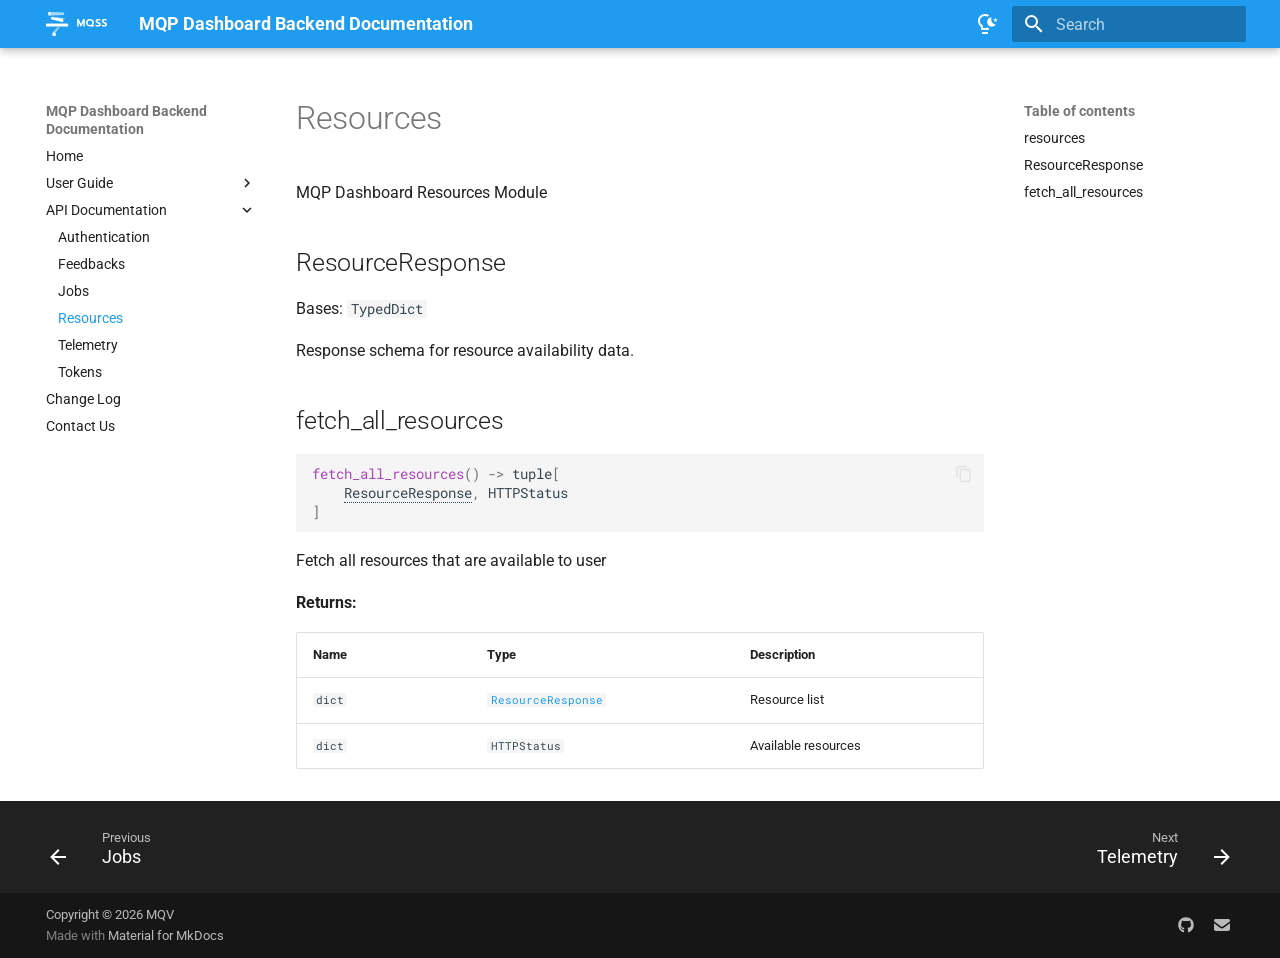
<file: api/resources/index.html>
<!doctype html>
<html lang="en" class="no-js">
  <head>
    
      <meta charset="utf-8">
      <meta name="viewport" content="width=device-width,initial-scale=1">
      
      
      
      
        <link rel="prev" href="../jobs/">
      
      
        <link rel="next" href="../telemetry/">
      
      
        
      
      
      <link rel="icon" href="../../assets/images/favicon.png">
      <meta name="generator" content="mkdocs-1.6.1, mkdocs-material-9.7.6">
    
    
      
        <title>Resources - MQP Dashboard Backend Documentation</title>
      
    
    
      <link rel="stylesheet" href="../../assets/stylesheets/main.484c7ddc.min.css">
      
        
        <link rel="stylesheet" href="../../assets/stylesheets/palette.ab4e12ef.min.css">
      
      


    
    
      
    
    
      
        
        
        <link rel="preconnect" href="https://fonts.gstatic.com" crossorigin>
        <link rel="stylesheet" href="https://fonts.googleapis.com/css?family=Roboto:300,300i,400,400i,700,700i%7CRoboto+Mono:400,400i,700,700i&display=fallback">
        <style>:root{--md-text-font:"Roboto";--md-code-font:"Roboto Mono"}</style>
      
    
    
      <link rel="stylesheet" href="../../assets/_mkdocstrings.css">
    
      <link rel="stylesheet" href="../../css/extra.css">
    
    <script>__md_scope=new URL("../..",location),__md_hash=e=>[...e].reduce(((e,_)=>(e<<5)-e+_.charCodeAt(0)),0),__md_get=(e,_=localStorage,t=__md_scope)=>JSON.parse(_.getItem(t.pathname+"."+e)),__md_set=(e,_,t=localStorage,a=__md_scope)=>{try{t.setItem(a.pathname+"."+e,JSON.stringify(_))}catch(e){}}</script>
    
      

    
    
  </head>
  
  
    
    
      
    
    
    
    
    <body dir="ltr" data-md-color-scheme="default" data-md-color-primary="custom" data-md-color-accent="deep-purple">
  
    
    <input class="md-toggle" data-md-toggle="drawer" type="checkbox" id="__drawer" autocomplete="off">
    <input class="md-toggle" data-md-toggle="search" type="checkbox" id="__search" autocomplete="off">
    <label class="md-overlay" for="__drawer"></label>
    <div data-md-component="skip">
      
        
        <a href="#resources" class="md-skip">
          Skip to content
        </a>
      
    </div>
    <div data-md-component="announce">
      
    </div>
    
    
      

  

<header class="md-header md-header--shadow" data-md-component="header">
  <nav class="md-header__inner md-grid" aria-label="Header">
    <a href="../.." title="MQP Dashboard Backend Documentation" class="md-header__button md-logo" aria-label="MQP Dashboard Backend Documentation" data-md-component="logo">
      
  <img src="../../img/mqss_logo_white.svg" alt="logo">

    </a>
    <label class="md-header__button md-icon" for="__drawer">
      
      <svg xmlns="http://www.w3.org/2000/svg" viewBox="0 0 24 24"><path d="M3 6h18v2H3zm0 5h18v2H3zm0 5h18v2H3z"/></svg>
    </label>
    <div class="md-header__title" data-md-component="header-title">
      <div class="md-header__ellipsis">
        <div class="md-header__topic">
          <span class="md-ellipsis">
            MQP Dashboard Backend Documentation
          </span>
        </div>
        <div class="md-header__topic" data-md-component="header-topic">
          <span class="md-ellipsis">
            
              Resources
            
          </span>
        </div>
      </div>
    </div>
    
      
        <form class="md-header__option" data-md-component="palette">
  
    
    
    
    <input class="md-option" data-md-color-media="" data-md-color-scheme="default" data-md-color-primary="custom" data-md-color-accent="deep-purple"  aria-label="Light mode"  type="radio" name="__palette" id="__palette_0">
    
      <label class="md-header__button md-icon" title="Light mode" for="__palette_1" hidden>
        <svg xmlns="http://www.w3.org/2000/svg" viewBox="0 0 24 24"><path d="M6 20h6v1c0 .55-.45 1-1 1H7c-.55 0-1-.45-1-1zm5-5.11V16H7v-2.42C5.23 12.81 4 11.05 4 9c0-2.76 2.24-5 5-5 .9 0 1.73.26 2.46.67.54-.47 1.2-.86 1.89-1.17C12.16 2.57 10.65 2 9 2 5.13 2 2 5.13 2 9c0 2.38 1.19 4.47 3 5.74V17c0 .55.45 1 1 1h6c.55 0 1-.45 1-1v-.68c-.75-.36-1.43-.82-2-1.43m9.92-4.95-.5-1.64 1.3-1.08-1.68-.04-.63-1.58-.56 1.61-1.68.11 1.33 1.03-.4 1.65 1.4-.97zm-1.8 2.31a4.62 4.62 0 0 1-3.27-2.28c-.73-1.26-.8-2.72-.35-4 .14-.34-.16-.68-.5-.63-3.44.66-5 4.79-2.78 7.61 1.81 2.24 5.28 2.32 7.17.05.23-.26.08-.7-.27-.75"/></svg>
      </label>
    
  
    
    
    
    <input class="md-option" data-md-color-media="" data-md-color-scheme="slate" data-md-color-primary="indigo" data-md-color-accent="deep-orange"  aria-label="Dark mode"  type="radio" name="__palette" id="__palette_1">
    
      <label class="md-header__button md-icon" title="Dark mode" for="__palette_0" hidden>
        <svg xmlns="http://www.w3.org/2000/svg" viewBox="0 0 24 24"><path d="M20 11h3v2h-3zM1 11h3v2H1zM13 1v3h-2V1zM4.92 3.5l2.13 2.14-1.42 1.41L3.5 4.93zm12.03 2.13 2.12-2.13 1.43 1.43-2.13 2.12zM12 6a6 6 0 0 1 6 6c0 2.22-1.21 4.16-3 5.2V19a1 1 0 0 1-1 1h-4a1 1 0 0 1-1-1v-1.8c-1.79-1.04-3-2.98-3-5.2a6 6 0 0 1 6-6m2 15v1a1 1 0 0 1-1 1h-2a1 1 0 0 1-1-1v-1zm-3-3h2v-2.13c1.73-.44 3-2.01 3-3.87a4 4 0 0 0-4-4 4 4 0 0 0-4 4c0 1.86 1.27 3.43 3 3.87z"/></svg>
      </label>
    
  
</form>
      
    
    
      <script>var palette=__md_get("__palette");if(palette&&palette.color){if("(prefers-color-scheme)"===palette.color.media){var media=matchMedia("(prefers-color-scheme: light)"),input=document.querySelector(media.matches?"[data-md-color-media='(prefers-color-scheme: light)']":"[data-md-color-media='(prefers-color-scheme: dark)']");palette.color.media=input.getAttribute("data-md-color-media"),palette.color.scheme=input.getAttribute("data-md-color-scheme"),palette.color.primary=input.getAttribute("data-md-color-primary"),palette.color.accent=input.getAttribute("data-md-color-accent")}for(var[key,value]of Object.entries(palette.color))document.body.setAttribute("data-md-color-"+key,value)}</script>
    
    
    
      
      
        <label class="md-header__button md-icon" for="__search">
          
          <svg xmlns="http://www.w3.org/2000/svg" viewBox="0 0 24 24"><path d="M9.5 3A6.5 6.5 0 0 1 16 9.5c0 1.61-.59 3.09-1.56 4.23l.27.27h.79l5 5-1.5 1.5-5-5v-.79l-.27-.27A6.52 6.52 0 0 1 9.5 16 6.5 6.5 0 0 1 3 9.5 6.5 6.5 0 0 1 9.5 3m0 2C7 5 5 7 5 9.5S7 14 9.5 14 14 12 14 9.5 12 5 9.5 5"/></svg>
        </label>
        <div class="md-search" data-md-component="search" role="dialog">
  <label class="md-search__overlay" for="__search"></label>
  <div class="md-search__inner" role="search">
    <form class="md-search__form" name="search">
      <input type="text" class="md-search__input" name="query" aria-label="Search" placeholder="Search" autocapitalize="off" autocorrect="off" autocomplete="off" spellcheck="false" data-md-component="search-query" required>
      <label class="md-search__icon md-icon" for="__search">
        
        <svg xmlns="http://www.w3.org/2000/svg" viewBox="0 0 24 24"><path d="M9.5 3A6.5 6.5 0 0 1 16 9.5c0 1.61-.59 3.09-1.56 4.23l.27.27h.79l5 5-1.5 1.5-5-5v-.79l-.27-.27A6.52 6.52 0 0 1 9.5 16 6.5 6.5 0 0 1 3 9.5 6.5 6.5 0 0 1 9.5 3m0 2C7 5 5 7 5 9.5S7 14 9.5 14 14 12 14 9.5 12 5 9.5 5"/></svg>
        
        <svg xmlns="http://www.w3.org/2000/svg" viewBox="0 0 24 24"><path d="M20 11v2H8l5.5 5.5-1.42 1.42L4.16 12l7.92-7.92L13.5 5.5 8 11z"/></svg>
      </label>
      <nav class="md-search__options" aria-label="Search">
        
        <button type="reset" class="md-search__icon md-icon" title="Clear" aria-label="Clear" tabindex="-1">
          
          <svg xmlns="http://www.w3.org/2000/svg" viewBox="0 0 24 24"><path d="M19 6.41 17.59 5 12 10.59 6.41 5 5 6.41 10.59 12 5 17.59 6.41 19 12 13.41 17.59 19 19 17.59 13.41 12z"/></svg>
        </button>
      </nav>
      
    </form>
    <div class="md-search__output">
      <div class="md-search__scrollwrap" tabindex="0" data-md-scrollfix>
        <div class="md-search-result" data-md-component="search-result">
          <div class="md-search-result__meta">
            Initializing search
          </div>
          <ol class="md-search-result__list" role="presentation"></ol>
        </div>
      </div>
    </div>
  </div>
</div>
      
    
    
  </nav>
  
</header>
    
    <div class="md-container" data-md-component="container">
      
      
        
          
        
      
      <main class="md-main" data-md-component="main">
        <div class="md-main__inner md-grid">
          
            
              
              <div class="md-sidebar md-sidebar--primary" data-md-component="sidebar" data-md-type="navigation" >
                <div class="md-sidebar__scrollwrap">
                  <div class="md-sidebar__inner">
                    



<nav class="md-nav md-nav--primary" aria-label="Navigation" data-md-level="0">
  <label class="md-nav__title" for="__drawer">
    <a href="../.." title="MQP Dashboard Backend Documentation" class="md-nav__button md-logo" aria-label="MQP Dashboard Backend Documentation" data-md-component="logo">
      
  <img src="../../img/mqss_logo_white.svg" alt="logo">

    </a>
    MQP Dashboard Backend Documentation
  </label>
  
  <ul class="md-nav__list" data-md-scrollfix>
    
      
      
  
  
  
  
    <li class="md-nav__item">
      <a href="../.." class="md-nav__link">
        
  
  
  <span class="md-ellipsis">
    
  
    Home
  

    
  </span>
  
  

      </a>
    </li>
  

    
      
      
  
  
  
  
    
    
    
    
    
    <li class="md-nav__item md-nav__item--nested">
      
        
        
        <input class="md-nav__toggle md-toggle " type="checkbox" id="__nav_2" >
        
          
          <label class="md-nav__link" for="__nav_2" id="__nav_2_label" tabindex="0">
            
  
  
  <span class="md-ellipsis">
    
  
    User Guide
  

    
  </span>
  
  

            <span class="md-nav__icon md-icon"></span>
          </label>
        
        <nav class="md-nav" data-md-level="1" aria-labelledby="__nav_2_label" aria-expanded="false">
          <label class="md-nav__title" for="__nav_2">
            <span class="md-nav__icon md-icon"></span>
            
  
    User Guide
  

          </label>
          <ul class="md-nav__list" data-md-scrollfix>
            
              
                
  
  
  
  
    <li class="md-nav__item">
      <a href="../../user_guide/getting_started/" class="md-nav__link">
        
  
  
  <span class="md-ellipsis">
    
  
    Getting Started
  

    
  </span>
  
  

      </a>
    </li>
  

              
            
              
                
  
  
  
  
    <li class="md-nav__item">
      <a href="../../user_guide/development_guide/" class="md-nav__link">
        
  
  
  <span class="md-ellipsis">
    
  
    Development Guide
  

    
  </span>
  
  

      </a>
    </li>
  

              
            
          </ul>
        </nav>
      
    </li>
  

    
      
      
  
  
    
  
  
  
    
    
    
    
    
    <li class="md-nav__item md-nav__item--active md-nav__item--nested">
      
        
        
        <input class="md-nav__toggle md-toggle " type="checkbox" id="__nav_3" checked>
        
          
          <label class="md-nav__link" for="__nav_3" id="__nav_3_label" tabindex="0">
            
  
  
  <span class="md-ellipsis">
    
  
    API Documentation
  

    
  </span>
  
  

            <span class="md-nav__icon md-icon"></span>
          </label>
        
        <nav class="md-nav" data-md-level="1" aria-labelledby="__nav_3_label" aria-expanded="true">
          <label class="md-nav__title" for="__nav_3">
            <span class="md-nav__icon md-icon"></span>
            
  
    API Documentation
  

          </label>
          <ul class="md-nav__list" data-md-scrollfix>
            
              
                
  
  
  
  
    <li class="md-nav__item">
      <a href="../login/" class="md-nav__link">
        
  
  
  <span class="md-ellipsis">
    
  
    Authentication
  

    
  </span>
  
  

      </a>
    </li>
  

              
            
              
                
  
  
  
  
    <li class="md-nav__item">
      <a href="../feedbacks/" class="md-nav__link">
        
  
  
  <span class="md-ellipsis">
    
  
    Feedbacks
  

    
  </span>
  
  

      </a>
    </li>
  

              
            
              
                
  
  
  
  
    <li class="md-nav__item">
      <a href="../jobs/" class="md-nav__link">
        
  
  
  <span class="md-ellipsis">
    
  
    Jobs
  

    
  </span>
  
  

      </a>
    </li>
  

              
            
              
                
  
  
    
  
  
  
    <li class="md-nav__item md-nav__item--active">
      
      <input class="md-nav__toggle md-toggle" type="checkbox" id="__toc">
      
      
        
      
      
        <label class="md-nav__link md-nav__link--active" for="__toc">
          
  
  
  <span class="md-ellipsis">
    
  
    Resources
  

    
  </span>
  
  

          <span class="md-nav__icon md-icon"></span>
        </label>
      
      <a href="./" class="md-nav__link md-nav__link--active">
        
  
  
  <span class="md-ellipsis">
    
  
    Resources
  

    
  </span>
  
  

      </a>
      
        

<nav class="md-nav md-nav--secondary" aria-label="Table of contents">
  
  
  
    
  
  
    <label class="md-nav__title" for="__toc">
      <span class="md-nav__icon md-icon"></span>
      Table of contents
    </label>
    <ul class="md-nav__list" data-md-component="toc" data-md-scrollfix>
      
        <li class="md-nav__item">
  <a href="#mqp_dashboard_backend.resources" class="md-nav__link">
    <span class="md-ellipsis">
      
        resources
      
    </span>
  </a>
  
</li>
      
        <li class="md-nav__item">
  <a href="#mqp_dashboard_backend.resources.ResourceResponse" class="md-nav__link">
    <span class="md-ellipsis">
      
        ResourceResponse
      
    </span>
  </a>
  
</li>
      
        <li class="md-nav__item">
  <a href="#mqp_dashboard_backend.resources.fetch_all_resources" class="md-nav__link">
    <span class="md-ellipsis">
      
        fetch_all_resources
      
    </span>
  </a>
  
</li>
      
    </ul>
  
</nav>
      
    </li>
  

              
            
              
                
  
  
  
  
    <li class="md-nav__item">
      <a href="../telemetry/" class="md-nav__link">
        
  
  
  <span class="md-ellipsis">
    
  
    Telemetry
  

    
  </span>
  
  

      </a>
    </li>
  

              
            
              
                
  
  
  
  
    <li class="md-nav__item">
      <a href="../tokens/" class="md-nav__link">
        
  
  
  <span class="md-ellipsis">
    
  
    Tokens
  

    
  </span>
  
  

      </a>
    </li>
  

              
            
          </ul>
        </nav>
      
    </li>
  

    
      
      
  
  
  
  
    <li class="md-nav__item">
      <a href="../../CHANGELOG/" class="md-nav__link">
        
  
  
  <span class="md-ellipsis">
    
  
    Change Log
  

    
  </span>
  
  

      </a>
    </li>
  

    
      
      
  
  
  
  
    <li class="md-nav__item">
      <a href="../../contact/" class="md-nav__link">
        
  
  
  <span class="md-ellipsis">
    
  
    Contact Us
  

    
  </span>
  
  

      </a>
    </li>
  

    
  </ul>
</nav>
                  </div>
                </div>
              </div>
            
            
              
              <div class="md-sidebar md-sidebar--secondary" data-md-component="sidebar" data-md-type="toc" >
                <div class="md-sidebar__scrollwrap">
                  <div class="md-sidebar__inner">
                    

<nav class="md-nav md-nav--secondary" aria-label="Table of contents">
  
  
  
    
  
  
    <label class="md-nav__title" for="__toc">
      <span class="md-nav__icon md-icon"></span>
      Table of contents
    </label>
    <ul class="md-nav__list" data-md-component="toc" data-md-scrollfix>
      
        <li class="md-nav__item">
  <a href="#mqp_dashboard_backend.resources" class="md-nav__link">
    <span class="md-ellipsis">
      
        resources
      
    </span>
  </a>
  
</li>
      
        <li class="md-nav__item">
  <a href="#mqp_dashboard_backend.resources.ResourceResponse" class="md-nav__link">
    <span class="md-ellipsis">
      
        ResourceResponse
      
    </span>
  </a>
  
</li>
      
        <li class="md-nav__item">
  <a href="#mqp_dashboard_backend.resources.fetch_all_resources" class="md-nav__link">
    <span class="md-ellipsis">
      
        fetch_all_resources
      
    </span>
  </a>
  
</li>
      
    </ul>
  
</nav>
                  </div>
                </div>
              </div>
            
          
          
            <div class="md-content" data-md-component="content">
              
              <article class="md-content__inner md-typeset">
                
                  



<h1 id="resources">Resources<a class="headerlink" href="#resources" title="Permanent link">&para;</a></h1>


<div class="doc doc-object doc-module">



<a id="mqp_dashboard_backend.resources"></a>
    <div class="doc doc-contents first">

        <p>MQP Dashboard Resources Module</p>










<div class="doc doc-children">









<div class="doc doc-object doc-class">



<h2 id="mqp_dashboard_backend.resources.ResourceResponse" class="doc doc-heading">
            <span class="doc doc-object-name doc-class-name">ResourceResponse</span>


<a href="#mqp_dashboard_backend.resources.ResourceResponse" class="headerlink" title="Permanent link">&para;</a></h2>


    <div class="doc doc-contents ">
            <p class="doc doc-class-bases">
              Bases: <code><span title="typing.TypedDict">TypedDict</span></code></p>



        <p>Response schema for resource availability data.</p>











<div class="doc doc-children">












  </div>

    </div>

</div>


<div class="doc doc-object doc-function">


<h2 id="mqp_dashboard_backend.resources.fetch_all_resources" class="doc doc-heading">
            <span class="doc doc-object-name doc-function-name">fetch_all_resources</span>


<a href="#mqp_dashboard_backend.resources.fetch_all_resources" class="headerlink" title="Permanent link">&para;</a></h2>
<div class="doc-signature highlight"><pre><span></span><code><span class="nf">fetch_all_resources</span><span class="p">()</span> <span class="o">-&gt;</span> <span class="n"><span title="tuple">tuple</span></span><span class="p">[</span>
    <span class="n"><a class="autorefs autorefs-internal" title="ResourceResponse (mqp_dashboard_backend.resources.ResourceResponse)" href="#mqp_dashboard_backend.resources.ResourceResponse">ResourceResponse</a></span><span class="p">,</span> <span class="n"><span title="http.HTTPStatus">HTTPStatus</span></span>
<span class="p">]</span>
</code></pre></div>

    <div class="doc doc-contents ">

        <p>Fetch all resources that are available to user</p>


    <p><span class="doc-section-title">Returns:</span></p>
    <table>
      <thead>
        <tr>
<th>Name</th>          <th>Type</th>
          <th>Description</th>
        </tr>
      </thead>
      <tbody>
          <tr class="doc-section-item">
<td><code>dict</code></td>            <td>
                  <code><a class="autorefs autorefs-internal" title="ResourceResponse (mqp_dashboard_backend.resources.ResourceResponse)" href="#mqp_dashboard_backend.resources.ResourceResponse">ResourceResponse</a></code>
            </td>
            <td>
              <div class="doc-md-description">
                <p>Resource list</p>
              </div>
            </td>
          </tr>
          <tr class="doc-section-item">
<td><code>dict</code></td>            <td>
                  <code><span title="http.HTTPStatus">HTTPStatus</span></code>
            </td>
            <td>
              <div class="doc-md-description">
                <p>Available resources</p>
              </div>
            </td>
          </tr>
      </tbody>
    </table>


    </div>

</div>



  </div>

    </div>

</div>












                
              </article>
            </div>
          
          
<script>var target=document.getElementById(location.hash.slice(1));target&&target.name&&(target.checked=target.name.startsWith("__tabbed_"))</script>
        </div>
        
      </main>
      
        <footer class="md-footer">
  
    
      
      <nav class="md-footer__inner md-grid" aria-label="Footer" >
        
          
          <a href="../jobs/" class="md-footer__link md-footer__link--prev" aria-label="Previous: Jobs">
            <div class="md-footer__button md-icon">
              
              <svg xmlns="http://www.w3.org/2000/svg" viewBox="0 0 24 24"><path d="M20 11v2H8l5.5 5.5-1.42 1.42L4.16 12l7.92-7.92L13.5 5.5 8 11z"/></svg>
            </div>
            <div class="md-footer__title">
              <span class="md-footer__direction">
                Previous
              </span>
              <div class="md-ellipsis">
                Jobs
              </div>
            </div>
          </a>
        
        
          
          <a href="../telemetry/" class="md-footer__link md-footer__link--next" aria-label="Next: Telemetry">
            <div class="md-footer__title">
              <span class="md-footer__direction">
                Next
              </span>
              <div class="md-ellipsis">
                Telemetry
              </div>
            </div>
            <div class="md-footer__button md-icon">
              
              <svg xmlns="http://www.w3.org/2000/svg" viewBox="0 0 24 24"><path d="M4 11v2h12l-5.5 5.5 1.42 1.42L19.84 12l-7.92-7.92L10.5 5.5 16 11z"/></svg>
            </div>
          </a>
        
      </nav>
    
  
  <div class="md-footer-meta md-typeset">
    <div class="md-footer-meta__inner md-grid">
      <div class="md-copyright">
  
    <div class="md-copyright__highlight">
      Copyright &copy; 2026 MQV
    </div>
  
  
    Made with
    <a href="https://squidfunk.github.io/mkdocs-material/" target="_blank" rel="noopener">
      Material for MkDocs
    </a>
  
</div>
      
        
<div class="md-social">
  
    
    
    
    
      
      
    
    <a href="https://github.com/Munich-Quantum-Software-Stack/MQP-Dashboard-Backend" target="_blank" rel="noopener" title="github.com" class="md-social__link">
      <svg xmlns="http://www.w3.org/2000/svg" viewBox="0 0 512 512"><!--! Font Awesome Free 7.1.0 by @fontawesome - https://fontawesome.com License - https://fontawesome.com/license/free (Icons: CC BY 4.0, Fonts: SIL OFL 1.1, Code: MIT License) Copyright 2025 Fonticons, Inc.--><path d="M173.9 397.4c0 2-2.3 3.6-5.2 3.6-3.3.3-5.6-1.3-5.6-3.6 0-2 2.3-3.6 5.2-3.6 3-.3 5.6 1.3 5.6 3.6m-31.1-4.5c-.7 2 1.3 4.3 4.3 4.9 2.6 1 5.6 0 6.2-2s-1.3-4.3-4.3-5.2c-2.6-.7-5.5.3-6.2 2.3m44.2-1.7c-2.9.7-4.9 2.6-4.6 4.9.3 2 2.9 3.3 5.9 2.6 2.9-.7 4.9-2.6 4.6-4.6-.3-1.9-3-3.2-5.9-2.9M252.8 8C114.1 8 8 113.3 8 252c0 110.9 69.8 205.8 169.5 239.2 12.8 2.3 17.3-5.6 17.3-12.1 0-6.2-.3-40.4-.3-61.4 0 0-70 15-84.7-29.8 0 0-11.4-29.1-27.8-36.6 0 0-22.9-15.7 1.6-15.4 0 0 24.9 2 38.6 25.8 21.9 38.6 58.6 27.5 72.9 20.9 2.3-16 8.8-27.1 16-33.7-55.9-6.2-112.3-14.3-112.3-110.5 0-27.5 7.6-41.3 23.6-58.9-2.6-6.5-11.1-33.3 2.6-67.9 20.9-6.5 69 27 69 27 20-5.6 41.5-8.5 62.8-8.5s42.8 2.9 62.8 8.5c0 0 48.1-33.6 69-27 13.7 34.7 5.2 61.4 2.6 67.9 16 17.7 25.8 31.5 25.8 58.9 0 96.5-58.9 104.2-114.8 110.5 9.2 7.9 17 22.9 17 46.4 0 33.7-.3 75.4-.3 83.6 0 6.5 4.6 14.4 17.3 12.1C436.2 457.8 504 362.9 504 252 504 113.3 391.5 8 252.8 8M105.2 352.9c-1.3 1-1 3.3.7 5.2 1.6 1.6 3.9 2.3 5.2 1 1.3-1 1-3.3-.7-5.2-1.6-1.6-3.9-2.3-5.2-1m-10.8-8.1c-.7 1.3.3 2.9 2.3 3.9 1.6 1 3.6.7 4.3-.7.7-1.3-.3-2.9-2.3-3.9-2-.6-3.6-.3-4.3.7m32.4 35.6c-1.6 1.3-1 4.3 1.3 6.2 2.3 2.3 5.2 2.6 6.5 1 1.3-1.3.7-4.3-1.3-6.2-2.2-2.3-5.2-2.6-6.5-1m-11.4-14.7c-1.6 1-1.6 3.6 0 5.9s4.3 3.3 5.6 2.3c1.6-1.3 1.6-3.9 0-6.2-1.4-2.3-4-3.3-5.6-2"/></svg>
    </a>
  
    
    
    
    
    <a href="mailto:quantum@lrz.de" target="_blank" rel="noopener" title="" class="md-social__link">
      <svg xmlns="http://www.w3.org/2000/svg" viewBox="0 0 512 512"><!--! Font Awesome Free 7.1.0 by @fontawesome - https://fontawesome.com License - https://fontawesome.com/license/free (Icons: CC BY 4.0, Fonts: SIL OFL 1.1, Code: MIT License) Copyright 2025 Fonticons, Inc.--><path d="M48 64C21.5 64 0 85.5 0 112c0 15.1 7.1 29.3 19.2 38.4l208 156a48 48 0 0 0 57.6 0l208-156c12.1-9.1 19.2-23.3 19.2-38.4 0-26.5-21.5-48-48-48zM0 196v188c0 35.3 28.7 64 64 64h384c35.3 0 64-28.7 64-64V196L313.6 344.8c-34.1 25.6-81.1 25.6-115.2 0z"/></svg>
    </a>
  
</div>
      
    </div>
  </div>
</footer>
      
    </div>
    <div class="md-dialog" data-md-component="dialog">
      <div class="md-dialog__inner md-typeset"></div>
    </div>
    
    
    
      
      
      <script id="__config" type="application/json">{"annotate": null, "base": "../..", "features": ["content.code.copy", "navigation.instant", "navigation.footer"], "search": "../../assets/javascripts/workers/search.2c215733.min.js", "tags": null, "translations": {"clipboard.copied": "Copied to clipboard", "clipboard.copy": "Copy to clipboard", "search.result.more.one": "1 more on this page", "search.result.more.other": "# more on this page", "search.result.none": "No matching documents", "search.result.one": "1 matching document", "search.result.other": "# matching documents", "search.result.placeholder": "Type to start searching", "search.result.term.missing": "Missing", "select.version": "Select version"}, "version": null}</script>
    
    
      <script src="../../assets/javascripts/bundle.79ae519e.min.js"></script>
      
    
  </body>
</html>
</file>
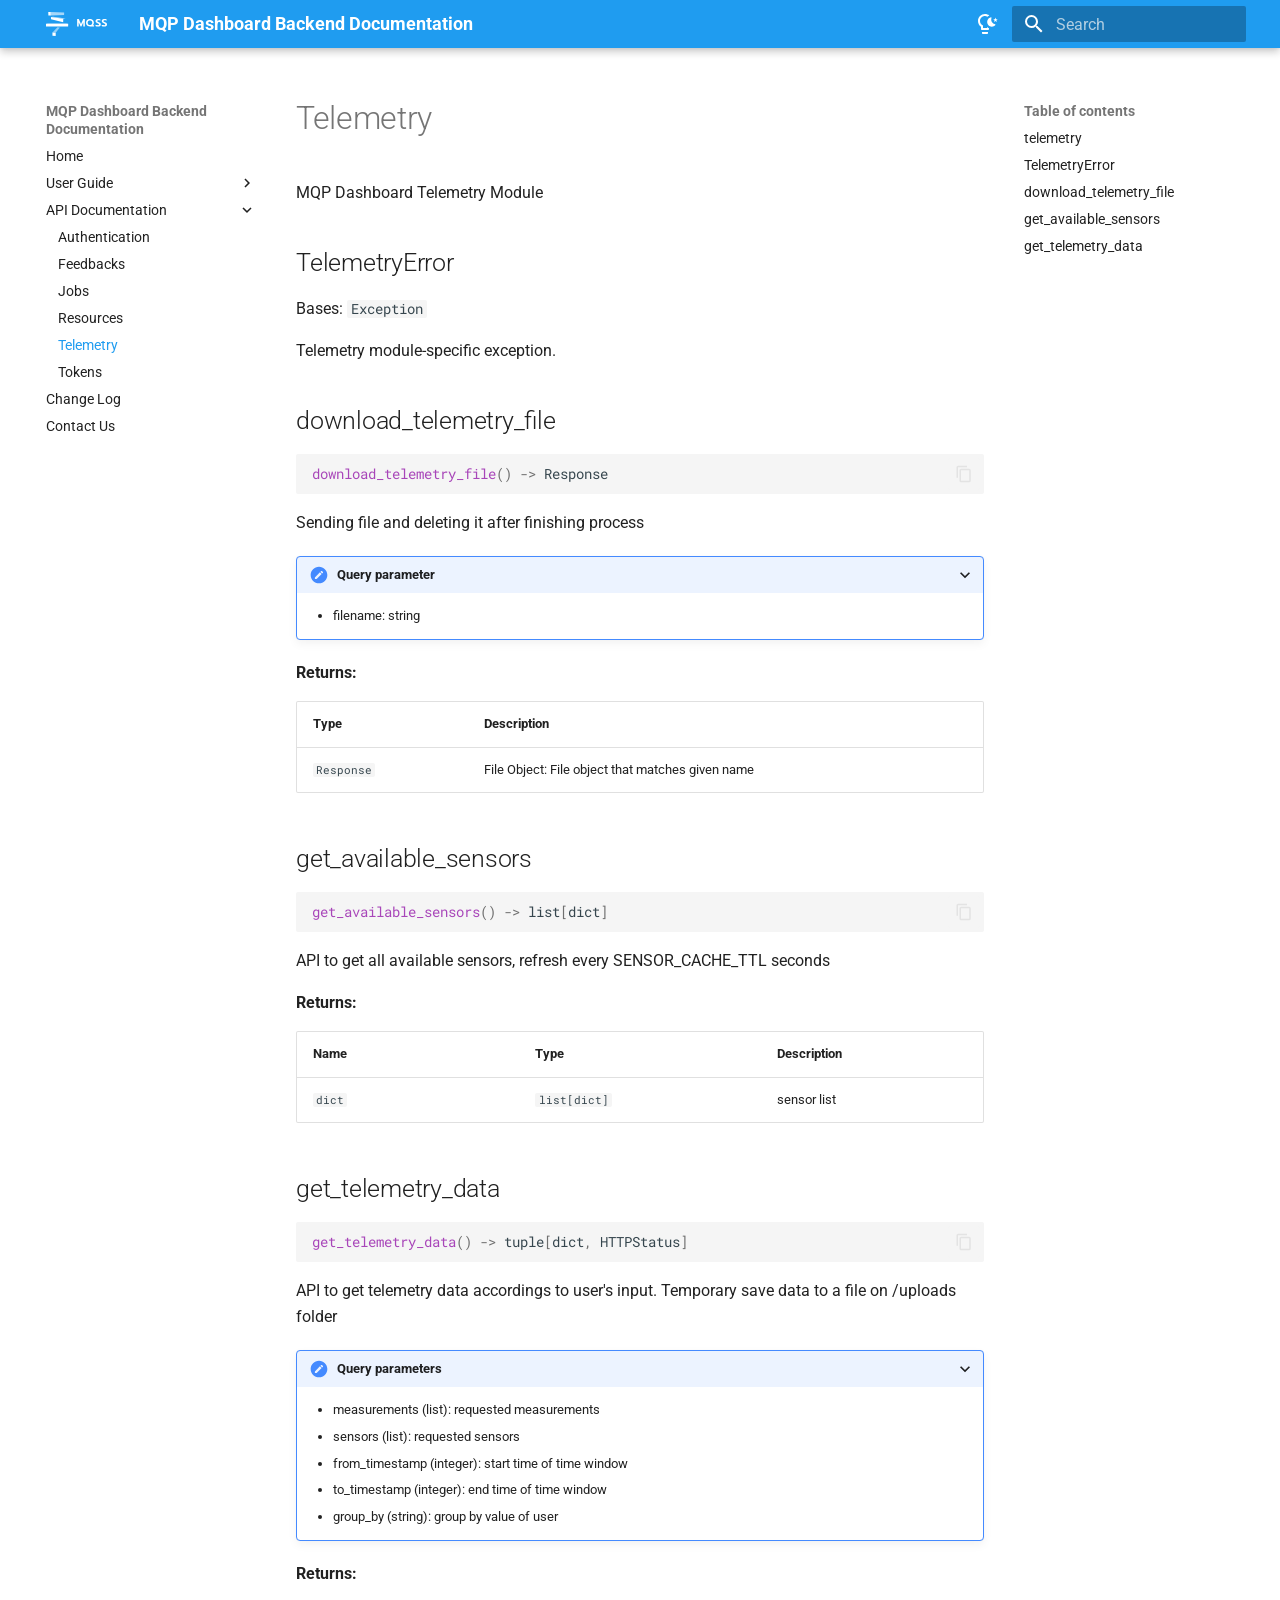
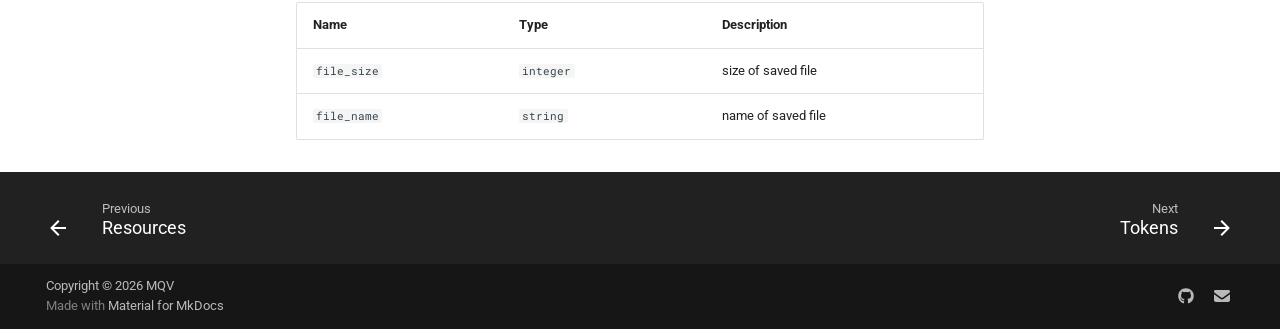
<file: api/telemetry/index.html>
<!doctype html>
<html lang="en" class="no-js">
  <head>
    
      <meta charset="utf-8">
      <meta name="viewport" content="width=device-width,initial-scale=1">
      
      
      
      
        <link rel="prev" href="../resources/">
      
      
        <link rel="next" href="../tokens/">
      
      
        
      
      
      <link rel="icon" href="../../assets/images/favicon.png">
      <meta name="generator" content="mkdocs-1.6.1, mkdocs-material-9.7.6">
    
    
      
        <title>Telemetry - MQP Dashboard Backend Documentation</title>
      
    
    
      <link rel="stylesheet" href="../../assets/stylesheets/main.484c7ddc.min.css">
      
        
        <link rel="stylesheet" href="../../assets/stylesheets/palette.ab4e12ef.min.css">
      
      


    
    
      
    
    
      
        
        
        <link rel="preconnect" href="https://fonts.gstatic.com" crossorigin>
        <link rel="stylesheet" href="https://fonts.googleapis.com/css?family=Roboto:300,300i,400,400i,700,700i%7CRoboto+Mono:400,400i,700,700i&display=fallback">
        <style>:root{--md-text-font:"Roboto";--md-code-font:"Roboto Mono"}</style>
      
    
    
      <link rel="stylesheet" href="../../assets/_mkdocstrings.css">
    
      <link rel="stylesheet" href="../../css/extra.css">
    
    <script>__md_scope=new URL("../..",location),__md_hash=e=>[...e].reduce(((e,_)=>(e<<5)-e+_.charCodeAt(0)),0),__md_get=(e,_=localStorage,t=__md_scope)=>JSON.parse(_.getItem(t.pathname+"."+e)),__md_set=(e,_,t=localStorage,a=__md_scope)=>{try{t.setItem(a.pathname+"."+e,JSON.stringify(_))}catch(e){}}</script>
    
      

    
    
  </head>
  
  
    
    
      
    
    
    
    
    <body dir="ltr" data-md-color-scheme="default" data-md-color-primary="custom" data-md-color-accent="deep-purple">
  
    
    <input class="md-toggle" data-md-toggle="drawer" type="checkbox" id="__drawer" autocomplete="off">
    <input class="md-toggle" data-md-toggle="search" type="checkbox" id="__search" autocomplete="off">
    <label class="md-overlay" for="__drawer"></label>
    <div data-md-component="skip">
      
        
        <a href="#telemetry" class="md-skip">
          Skip to content
        </a>
      
    </div>
    <div data-md-component="announce">
      
    </div>
    
    
      

  

<header class="md-header md-header--shadow" data-md-component="header">
  <nav class="md-header__inner md-grid" aria-label="Header">
    <a href="../.." title="MQP Dashboard Backend Documentation" class="md-header__button md-logo" aria-label="MQP Dashboard Backend Documentation" data-md-component="logo">
      
  <img src="../../img/mqss_logo_white.svg" alt="logo">

    </a>
    <label class="md-header__button md-icon" for="__drawer">
      
      <svg xmlns="http://www.w3.org/2000/svg" viewBox="0 0 24 24"><path d="M3 6h18v2H3zm0 5h18v2H3zm0 5h18v2H3z"/></svg>
    </label>
    <div class="md-header__title" data-md-component="header-title">
      <div class="md-header__ellipsis">
        <div class="md-header__topic">
          <span class="md-ellipsis">
            MQP Dashboard Backend Documentation
          </span>
        </div>
        <div class="md-header__topic" data-md-component="header-topic">
          <span class="md-ellipsis">
            
              Telemetry
            
          </span>
        </div>
      </div>
    </div>
    
      
        <form class="md-header__option" data-md-component="palette">
  
    
    
    
    <input class="md-option" data-md-color-media="" data-md-color-scheme="default" data-md-color-primary="custom" data-md-color-accent="deep-purple"  aria-label="Light mode"  type="radio" name="__palette" id="__palette_0">
    
      <label class="md-header__button md-icon" title="Light mode" for="__palette_1" hidden>
        <svg xmlns="http://www.w3.org/2000/svg" viewBox="0 0 24 24"><path d="M6 20h6v1c0 .55-.45 1-1 1H7c-.55 0-1-.45-1-1zm5-5.11V16H7v-2.42C5.23 12.81 4 11.05 4 9c0-2.76 2.24-5 5-5 .9 0 1.73.26 2.46.67.54-.47 1.2-.86 1.89-1.17C12.16 2.57 10.65 2 9 2 5.13 2 2 5.13 2 9c0 2.38 1.19 4.47 3 5.74V17c0 .55.45 1 1 1h6c.55 0 1-.45 1-1v-.68c-.75-.36-1.43-.82-2-1.43m9.92-4.95-.5-1.64 1.3-1.08-1.68-.04-.63-1.58-.56 1.61-1.68.11 1.33 1.03-.4 1.65 1.4-.97zm-1.8 2.31a4.62 4.62 0 0 1-3.27-2.28c-.73-1.26-.8-2.72-.35-4 .14-.34-.16-.68-.5-.63-3.44.66-5 4.79-2.78 7.61 1.81 2.24 5.28 2.32 7.17.05.23-.26.08-.7-.27-.75"/></svg>
      </label>
    
  
    
    
    
    <input class="md-option" data-md-color-media="" data-md-color-scheme="slate" data-md-color-primary="indigo" data-md-color-accent="deep-orange"  aria-label="Dark mode"  type="radio" name="__palette" id="__palette_1">
    
      <label class="md-header__button md-icon" title="Dark mode" for="__palette_0" hidden>
        <svg xmlns="http://www.w3.org/2000/svg" viewBox="0 0 24 24"><path d="M20 11h3v2h-3zM1 11h3v2H1zM13 1v3h-2V1zM4.92 3.5l2.13 2.14-1.42 1.41L3.5 4.93zm12.03 2.13 2.12-2.13 1.43 1.43-2.13 2.12zM12 6a6 6 0 0 1 6 6c0 2.22-1.21 4.16-3 5.2V19a1 1 0 0 1-1 1h-4a1 1 0 0 1-1-1v-1.8c-1.79-1.04-3-2.98-3-5.2a6 6 0 0 1 6-6m2 15v1a1 1 0 0 1-1 1h-2a1 1 0 0 1-1-1v-1zm-3-3h2v-2.13c1.73-.44 3-2.01 3-3.87a4 4 0 0 0-4-4 4 4 0 0 0-4 4c0 1.86 1.27 3.43 3 3.87z"/></svg>
      </label>
    
  
</form>
      
    
    
      <script>var palette=__md_get("__palette");if(palette&&palette.color){if("(prefers-color-scheme)"===palette.color.media){var media=matchMedia("(prefers-color-scheme: light)"),input=document.querySelector(media.matches?"[data-md-color-media='(prefers-color-scheme: light)']":"[data-md-color-media='(prefers-color-scheme: dark)']");palette.color.media=input.getAttribute("data-md-color-media"),palette.color.scheme=input.getAttribute("data-md-color-scheme"),palette.color.primary=input.getAttribute("data-md-color-primary"),palette.color.accent=input.getAttribute("data-md-color-accent")}for(var[key,value]of Object.entries(palette.color))document.body.setAttribute("data-md-color-"+key,value)}</script>
    
    
    
      
      
        <label class="md-header__button md-icon" for="__search">
          
          <svg xmlns="http://www.w3.org/2000/svg" viewBox="0 0 24 24"><path d="M9.5 3A6.5 6.5 0 0 1 16 9.5c0 1.61-.59 3.09-1.56 4.23l.27.27h.79l5 5-1.5 1.5-5-5v-.79l-.27-.27A6.52 6.52 0 0 1 9.5 16 6.5 6.5 0 0 1 3 9.5 6.5 6.5 0 0 1 9.5 3m0 2C7 5 5 7 5 9.5S7 14 9.5 14 14 12 14 9.5 12 5 9.5 5"/></svg>
        </label>
        <div class="md-search" data-md-component="search" role="dialog">
  <label class="md-search__overlay" for="__search"></label>
  <div class="md-search__inner" role="search">
    <form class="md-search__form" name="search">
      <input type="text" class="md-search__input" name="query" aria-label="Search" placeholder="Search" autocapitalize="off" autocorrect="off" autocomplete="off" spellcheck="false" data-md-component="search-query" required>
      <label class="md-search__icon md-icon" for="__search">
        
        <svg xmlns="http://www.w3.org/2000/svg" viewBox="0 0 24 24"><path d="M9.5 3A6.5 6.5 0 0 1 16 9.5c0 1.61-.59 3.09-1.56 4.23l.27.27h.79l5 5-1.5 1.5-5-5v-.79l-.27-.27A6.52 6.52 0 0 1 9.5 16 6.5 6.5 0 0 1 3 9.5 6.5 6.5 0 0 1 9.5 3m0 2C7 5 5 7 5 9.5S7 14 9.5 14 14 12 14 9.5 12 5 9.5 5"/></svg>
        
        <svg xmlns="http://www.w3.org/2000/svg" viewBox="0 0 24 24"><path d="M20 11v2H8l5.5 5.5-1.42 1.42L4.16 12l7.92-7.92L13.5 5.5 8 11z"/></svg>
      </label>
      <nav class="md-search__options" aria-label="Search">
        
        <button type="reset" class="md-search__icon md-icon" title="Clear" aria-label="Clear" tabindex="-1">
          
          <svg xmlns="http://www.w3.org/2000/svg" viewBox="0 0 24 24"><path d="M19 6.41 17.59 5 12 10.59 6.41 5 5 6.41 10.59 12 5 17.59 6.41 19 12 13.41 17.59 19 19 17.59 13.41 12z"/></svg>
        </button>
      </nav>
      
    </form>
    <div class="md-search__output">
      <div class="md-search__scrollwrap" tabindex="0" data-md-scrollfix>
        <div class="md-search-result" data-md-component="search-result">
          <div class="md-search-result__meta">
            Initializing search
          </div>
          <ol class="md-search-result__list" role="presentation"></ol>
        </div>
      </div>
    </div>
  </div>
</div>
      
    
    
  </nav>
  
</header>
    
    <div class="md-container" data-md-component="container">
      
      
        
          
        
      
      <main class="md-main" data-md-component="main">
        <div class="md-main__inner md-grid">
          
            
              
              <div class="md-sidebar md-sidebar--primary" data-md-component="sidebar" data-md-type="navigation" >
                <div class="md-sidebar__scrollwrap">
                  <div class="md-sidebar__inner">
                    



<nav class="md-nav md-nav--primary" aria-label="Navigation" data-md-level="0">
  <label class="md-nav__title" for="__drawer">
    <a href="../.." title="MQP Dashboard Backend Documentation" class="md-nav__button md-logo" aria-label="MQP Dashboard Backend Documentation" data-md-component="logo">
      
  <img src="../../img/mqss_logo_white.svg" alt="logo">

    </a>
    MQP Dashboard Backend Documentation
  </label>
  
  <ul class="md-nav__list" data-md-scrollfix>
    
      
      
  
  
  
  
    <li class="md-nav__item">
      <a href="../.." class="md-nav__link">
        
  
  
  <span class="md-ellipsis">
    
  
    Home
  

    
  </span>
  
  

      </a>
    </li>
  

    
      
      
  
  
  
  
    
    
    
    
    
    <li class="md-nav__item md-nav__item--nested">
      
        
        
        <input class="md-nav__toggle md-toggle " type="checkbox" id="__nav_2" >
        
          
          <label class="md-nav__link" for="__nav_2" id="__nav_2_label" tabindex="0">
            
  
  
  <span class="md-ellipsis">
    
  
    User Guide
  

    
  </span>
  
  

            <span class="md-nav__icon md-icon"></span>
          </label>
        
        <nav class="md-nav" data-md-level="1" aria-labelledby="__nav_2_label" aria-expanded="false">
          <label class="md-nav__title" for="__nav_2">
            <span class="md-nav__icon md-icon"></span>
            
  
    User Guide
  

          </label>
          <ul class="md-nav__list" data-md-scrollfix>
            
              
                
  
  
  
  
    <li class="md-nav__item">
      <a href="../../user_guide/getting_started/" class="md-nav__link">
        
  
  
  <span class="md-ellipsis">
    
  
    Getting Started
  

    
  </span>
  
  

      </a>
    </li>
  

              
            
              
                
  
  
  
  
    <li class="md-nav__item">
      <a href="../../user_guide/development_guide/" class="md-nav__link">
        
  
  
  <span class="md-ellipsis">
    
  
    Development Guide
  

    
  </span>
  
  

      </a>
    </li>
  

              
            
          </ul>
        </nav>
      
    </li>
  

    
      
      
  
  
    
  
  
  
    
    
    
    
    
    <li class="md-nav__item md-nav__item--active md-nav__item--nested">
      
        
        
        <input class="md-nav__toggle md-toggle " type="checkbox" id="__nav_3" checked>
        
          
          <label class="md-nav__link" for="__nav_3" id="__nav_3_label" tabindex="0">
            
  
  
  <span class="md-ellipsis">
    
  
    API Documentation
  

    
  </span>
  
  

            <span class="md-nav__icon md-icon"></span>
          </label>
        
        <nav class="md-nav" data-md-level="1" aria-labelledby="__nav_3_label" aria-expanded="true">
          <label class="md-nav__title" for="__nav_3">
            <span class="md-nav__icon md-icon"></span>
            
  
    API Documentation
  

          </label>
          <ul class="md-nav__list" data-md-scrollfix>
            
              
                
  
  
  
  
    <li class="md-nav__item">
      <a href="../login/" class="md-nav__link">
        
  
  
  <span class="md-ellipsis">
    
  
    Authentication
  

    
  </span>
  
  

      </a>
    </li>
  

              
            
              
                
  
  
  
  
    <li class="md-nav__item">
      <a href="../feedbacks/" class="md-nav__link">
        
  
  
  <span class="md-ellipsis">
    
  
    Feedbacks
  

    
  </span>
  
  

      </a>
    </li>
  

              
            
              
                
  
  
  
  
    <li class="md-nav__item">
      <a href="../jobs/" class="md-nav__link">
        
  
  
  <span class="md-ellipsis">
    
  
    Jobs
  

    
  </span>
  
  

      </a>
    </li>
  

              
            
              
                
  
  
  
  
    <li class="md-nav__item">
      <a href="../resources/" class="md-nav__link">
        
  
  
  <span class="md-ellipsis">
    
  
    Resources
  

    
  </span>
  
  

      </a>
    </li>
  

              
            
              
                
  
  
    
  
  
  
    <li class="md-nav__item md-nav__item--active">
      
      <input class="md-nav__toggle md-toggle" type="checkbox" id="__toc">
      
      
        
      
      
        <label class="md-nav__link md-nav__link--active" for="__toc">
          
  
  
  <span class="md-ellipsis">
    
  
    Telemetry
  

    
  </span>
  
  

          <span class="md-nav__icon md-icon"></span>
        </label>
      
      <a href="./" class="md-nav__link md-nav__link--active">
        
  
  
  <span class="md-ellipsis">
    
  
    Telemetry
  

    
  </span>
  
  

      </a>
      
        

<nav class="md-nav md-nav--secondary" aria-label="Table of contents">
  
  
  
    
  
  
    <label class="md-nav__title" for="__toc">
      <span class="md-nav__icon md-icon"></span>
      Table of contents
    </label>
    <ul class="md-nav__list" data-md-component="toc" data-md-scrollfix>
      
        <li class="md-nav__item">
  <a href="#mqp_dashboard_backend.telemetry" class="md-nav__link">
    <span class="md-ellipsis">
      
        telemetry
      
    </span>
  </a>
  
</li>
      
        <li class="md-nav__item">
  <a href="#mqp_dashboard_backend.telemetry.TelemetryError" class="md-nav__link">
    <span class="md-ellipsis">
      
        TelemetryError
      
    </span>
  </a>
  
</li>
      
        <li class="md-nav__item">
  <a href="#mqp_dashboard_backend.telemetry.download_telemetry_file" class="md-nav__link">
    <span class="md-ellipsis">
      
        download_telemetry_file
      
    </span>
  </a>
  
</li>
      
        <li class="md-nav__item">
  <a href="#mqp_dashboard_backend.telemetry.get_available_sensors" class="md-nav__link">
    <span class="md-ellipsis">
      
        get_available_sensors
      
    </span>
  </a>
  
</li>
      
        <li class="md-nav__item">
  <a href="#mqp_dashboard_backend.telemetry.get_telemetry_data" class="md-nav__link">
    <span class="md-ellipsis">
      
        get_telemetry_data
      
    </span>
  </a>
  
</li>
      
    </ul>
  
</nav>
      
    </li>
  

              
            
              
                
  
  
  
  
    <li class="md-nav__item">
      <a href="../tokens/" class="md-nav__link">
        
  
  
  <span class="md-ellipsis">
    
  
    Tokens
  

    
  </span>
  
  

      </a>
    </li>
  

              
            
          </ul>
        </nav>
      
    </li>
  

    
      
      
  
  
  
  
    <li class="md-nav__item">
      <a href="../../CHANGELOG/" class="md-nav__link">
        
  
  
  <span class="md-ellipsis">
    
  
    Change Log
  

    
  </span>
  
  

      </a>
    </li>
  

    
      
      
  
  
  
  
    <li class="md-nav__item">
      <a href="../../contact/" class="md-nav__link">
        
  
  
  <span class="md-ellipsis">
    
  
    Contact Us
  

    
  </span>
  
  

      </a>
    </li>
  

    
  </ul>
</nav>
                  </div>
                </div>
              </div>
            
            
              
              <div class="md-sidebar md-sidebar--secondary" data-md-component="sidebar" data-md-type="toc" >
                <div class="md-sidebar__scrollwrap">
                  <div class="md-sidebar__inner">
                    

<nav class="md-nav md-nav--secondary" aria-label="Table of contents">
  
  
  
    
  
  
    <label class="md-nav__title" for="__toc">
      <span class="md-nav__icon md-icon"></span>
      Table of contents
    </label>
    <ul class="md-nav__list" data-md-component="toc" data-md-scrollfix>
      
        <li class="md-nav__item">
  <a href="#mqp_dashboard_backend.telemetry" class="md-nav__link">
    <span class="md-ellipsis">
      
        telemetry
      
    </span>
  </a>
  
</li>
      
        <li class="md-nav__item">
  <a href="#mqp_dashboard_backend.telemetry.TelemetryError" class="md-nav__link">
    <span class="md-ellipsis">
      
        TelemetryError
      
    </span>
  </a>
  
</li>
      
        <li class="md-nav__item">
  <a href="#mqp_dashboard_backend.telemetry.download_telemetry_file" class="md-nav__link">
    <span class="md-ellipsis">
      
        download_telemetry_file
      
    </span>
  </a>
  
</li>
      
        <li class="md-nav__item">
  <a href="#mqp_dashboard_backend.telemetry.get_available_sensors" class="md-nav__link">
    <span class="md-ellipsis">
      
        get_available_sensors
      
    </span>
  </a>
  
</li>
      
        <li class="md-nav__item">
  <a href="#mqp_dashboard_backend.telemetry.get_telemetry_data" class="md-nav__link">
    <span class="md-ellipsis">
      
        get_telemetry_data
      
    </span>
  </a>
  
</li>
      
    </ul>
  
</nav>
                  </div>
                </div>
              </div>
            
          
          
            <div class="md-content" data-md-component="content">
              
              <article class="md-content__inner md-typeset">
                
                  



<h1 id="telemetry">Telemetry<a class="headerlink" href="#telemetry" title="Permanent link">&para;</a></h1>


<div class="doc doc-object doc-module">



<a id="mqp_dashboard_backend.telemetry"></a>
    <div class="doc doc-contents first">

        <p>MQP Dashboard Telemetry Module</p>










<div class="doc doc-children">









<div class="doc doc-object doc-class">



<h2 id="mqp_dashboard_backend.telemetry.TelemetryError" class="doc doc-heading">
            <span class="doc doc-object-name doc-class-name">TelemetryError</span>


<a href="#mqp_dashboard_backend.telemetry.TelemetryError" class="headerlink" title="Permanent link">&para;</a></h2>


    <div class="doc doc-contents ">
            <p class="doc doc-class-bases">
              Bases: <code><span title="Exception">Exception</span></code></p>



        <p>Telemetry module-specific exception.</p>









    </div>

</div>


<div class="doc doc-object doc-function">


<h2 id="mqp_dashboard_backend.telemetry.download_telemetry_file" class="doc doc-heading">
            <span class="doc doc-object-name doc-function-name">download_telemetry_file</span>


<a href="#mqp_dashboard_backend.telemetry.download_telemetry_file" class="headerlink" title="Permanent link">&para;</a></h2>
<div class="doc-signature highlight"><pre><span></span><code><span class="nf">download_telemetry_file</span><span class="p">()</span> <span class="o">-&gt;</span> <span class="n"><span title="flask.Response">Response</span></span>
</code></pre></div>

    <div class="doc doc-contents ">

        <p>Sending file and deleting it after finishing process</p>


<details class="query-parameter" open>
  <summary>Query parameter</summary>
  <ul>
<li>filename: string</li>
</ul>
</details>

    <p><span class="doc-section-title">Returns:</span></p>
    <table>
      <thead>
        <tr>
          <th>Type</th>
          <th>Description</th>
        </tr>
      </thead>
      <tbody>
          <tr class="doc-section-item">
            <td>
                  <code><span title="flask.Response">Response</span></code>
            </td>
            <td>
              <div class="doc-md-description">
                <p>File Object: File object that matches given name</p>
              </div>
            </td>
          </tr>
      </tbody>
    </table>


    </div>

</div>

<div class="doc doc-object doc-function">


<h2 id="mqp_dashboard_backend.telemetry.get_available_sensors" class="doc doc-heading">
            <span class="doc doc-object-name doc-function-name">get_available_sensors</span>


<a href="#mqp_dashboard_backend.telemetry.get_available_sensors" class="headerlink" title="Permanent link">&para;</a></h2>
<div class="doc-signature highlight"><pre><span></span><code><span class="nf">get_available_sensors</span><span class="p">()</span> <span class="o">-&gt;</span> <span class="n"><span title="list">list</span></span><span class="p">[</span><span class="n"><span title="dict">dict</span></span><span class="p">]</span>
</code></pre></div>

    <div class="doc doc-contents ">

        <p>API to get all available sensors, refresh every SENSOR_CACHE_TTL seconds</p>


    <p><span class="doc-section-title">Returns:</span></p>
    <table>
      <thead>
        <tr>
<th>Name</th>          <th>Type</th>
          <th>Description</th>
        </tr>
      </thead>
      <tbody>
          <tr class="doc-section-item">
<td><code>dict</code></td>            <td>
                  <code><span title="list">list</span>[<span title="dict">dict</span>]</code>
            </td>
            <td>
              <div class="doc-md-description">
                <p>sensor list</p>
              </div>
            </td>
          </tr>
      </tbody>
    </table>


    </div>

</div>

<div class="doc doc-object doc-function">


<h2 id="mqp_dashboard_backend.telemetry.get_telemetry_data" class="doc doc-heading">
            <span class="doc doc-object-name doc-function-name">get_telemetry_data</span>


<a href="#mqp_dashboard_backend.telemetry.get_telemetry_data" class="headerlink" title="Permanent link">&para;</a></h2>
<div class="doc-signature highlight"><pre><span></span><code><span class="nf">get_telemetry_data</span><span class="p">()</span> <span class="o">-&gt;</span> <span class="n"><span title="tuple">tuple</span></span><span class="p">[</span><span class="n"><span title="dict">dict</span></span><span class="p">,</span> <span class="n"><span title="http.HTTPStatus">HTTPStatus</span></span><span class="p">]</span>
</code></pre></div>

    <div class="doc doc-contents ">

        <p>API to get telemetry data accordings to user's input.
Temporary save data to a file on /uploads folder</p>


<details class="query-parameters" open>
  <summary>Query parameters</summary>
  <ul>
<li>measurements (list): requested measurements</li>
<li>sensors (list): requested sensors</li>
<li>from_timestamp (integer): start time of time window</li>
<li>to_timestamp (integer): end time of time window</li>
<li>group_by (string): group by value of user</li>
</ul>
</details>

    <p><span class="doc-section-title">Returns:</span></p>
    <table>
      <thead>
        <tr>
<th>Name</th>          <th>Type</th>
          <th>Description</th>
        </tr>
      </thead>
      <tbody>
          <tr class="doc-section-item">
<td><code>file_size</code></td>            <td>
                  <code><span title="integer">integer</span></code>
            </td>
            <td>
              <div class="doc-md-description">
                <p>size of saved file</p>
              </div>
            </td>
          </tr>
          <tr class="doc-section-item">
<td><code>file_name</code></td>            <td>
                  <code><span title="string">string</span></code>
            </td>
            <td>
              <div class="doc-md-description">
                <p>name of saved file</p>
              </div>
            </td>
          </tr>
      </tbody>
    </table>


    </div>

</div>



  </div>

    </div>

</div>












                
              </article>
            </div>
          
          
<script>var target=document.getElementById(location.hash.slice(1));target&&target.name&&(target.checked=target.name.startsWith("__tabbed_"))</script>
        </div>
        
      </main>
      
        <footer class="md-footer">
  
    
      
      <nav class="md-footer__inner md-grid" aria-label="Footer" >
        
          
          <a href="../resources/" class="md-footer__link md-footer__link--prev" aria-label="Previous: Resources">
            <div class="md-footer__button md-icon">
              
              <svg xmlns="http://www.w3.org/2000/svg" viewBox="0 0 24 24"><path d="M20 11v2H8l5.5 5.5-1.42 1.42L4.16 12l7.92-7.92L13.5 5.5 8 11z"/></svg>
            </div>
            <div class="md-footer__title">
              <span class="md-footer__direction">
                Previous
              </span>
              <div class="md-ellipsis">
                Resources
              </div>
            </div>
          </a>
        
        
          
          <a href="../tokens/" class="md-footer__link md-footer__link--next" aria-label="Next: Tokens">
            <div class="md-footer__title">
              <span class="md-footer__direction">
                Next
              </span>
              <div class="md-ellipsis">
                Tokens
              </div>
            </div>
            <div class="md-footer__button md-icon">
              
              <svg xmlns="http://www.w3.org/2000/svg" viewBox="0 0 24 24"><path d="M4 11v2h12l-5.5 5.5 1.42 1.42L19.84 12l-7.92-7.92L10.5 5.5 16 11z"/></svg>
            </div>
          </a>
        
      </nav>
    
  
  <div class="md-footer-meta md-typeset">
    <div class="md-footer-meta__inner md-grid">
      <div class="md-copyright">
  
    <div class="md-copyright__highlight">
      Copyright &copy; 2026 MQV
    </div>
  
  
    Made with
    <a href="https://squidfunk.github.io/mkdocs-material/" target="_blank" rel="noopener">
      Material for MkDocs
    </a>
  
</div>
      
        
<div class="md-social">
  
    
    
    
    
      
      
    
    <a href="https://github.com/Munich-Quantum-Software-Stack/MQP-Dashboard-Backend" target="_blank" rel="noopener" title="github.com" class="md-social__link">
      <svg xmlns="http://www.w3.org/2000/svg" viewBox="0 0 512 512"><!--! Font Awesome Free 7.1.0 by @fontawesome - https://fontawesome.com License - https://fontawesome.com/license/free (Icons: CC BY 4.0, Fonts: SIL OFL 1.1, Code: MIT License) Copyright 2025 Fonticons, Inc.--><path d="M173.9 397.4c0 2-2.3 3.6-5.2 3.6-3.3.3-5.6-1.3-5.6-3.6 0-2 2.3-3.6 5.2-3.6 3-.3 5.6 1.3 5.6 3.6m-31.1-4.5c-.7 2 1.3 4.3 4.3 4.9 2.6 1 5.6 0 6.2-2s-1.3-4.3-4.3-5.2c-2.6-.7-5.5.3-6.2 2.3m44.2-1.7c-2.9.7-4.9 2.6-4.6 4.9.3 2 2.9 3.3 5.9 2.6 2.9-.7 4.9-2.6 4.6-4.6-.3-1.9-3-3.2-5.9-2.9M252.8 8C114.1 8 8 113.3 8 252c0 110.9 69.8 205.8 169.5 239.2 12.8 2.3 17.3-5.6 17.3-12.1 0-6.2-.3-40.4-.3-61.4 0 0-70 15-84.7-29.8 0 0-11.4-29.1-27.8-36.6 0 0-22.9-15.7 1.6-15.4 0 0 24.9 2 38.6 25.8 21.9 38.6 58.6 27.5 72.9 20.9 2.3-16 8.8-27.1 16-33.7-55.9-6.2-112.3-14.3-112.3-110.5 0-27.5 7.6-41.3 23.6-58.9-2.6-6.5-11.1-33.3 2.6-67.9 20.9-6.5 69 27 69 27 20-5.6 41.5-8.5 62.8-8.5s42.8 2.9 62.8 8.5c0 0 48.1-33.6 69-27 13.7 34.7 5.2 61.4 2.6 67.9 16 17.7 25.8 31.5 25.8 58.9 0 96.5-58.9 104.2-114.8 110.5 9.2 7.9 17 22.9 17 46.4 0 33.7-.3 75.4-.3 83.6 0 6.5 4.6 14.4 17.3 12.1C436.2 457.8 504 362.9 504 252 504 113.3 391.5 8 252.8 8M105.2 352.9c-1.3 1-1 3.3.7 5.2 1.6 1.6 3.9 2.3 5.2 1 1.3-1 1-3.3-.7-5.2-1.6-1.6-3.9-2.3-5.2-1m-10.8-8.1c-.7 1.3.3 2.9 2.3 3.9 1.6 1 3.6.7 4.3-.7.7-1.3-.3-2.9-2.3-3.9-2-.6-3.6-.3-4.3.7m32.4 35.6c-1.6 1.3-1 4.3 1.3 6.2 2.3 2.3 5.2 2.6 6.5 1 1.3-1.3.7-4.3-1.3-6.2-2.2-2.3-5.2-2.6-6.5-1m-11.4-14.7c-1.6 1-1.6 3.6 0 5.9s4.3 3.3 5.6 2.3c1.6-1.3 1.6-3.9 0-6.2-1.4-2.3-4-3.3-5.6-2"/></svg>
    </a>
  
    
    
    
    
    <a href="mailto:quantum@lrz.de" target="_blank" rel="noopener" title="" class="md-social__link">
      <svg xmlns="http://www.w3.org/2000/svg" viewBox="0 0 512 512"><!--! Font Awesome Free 7.1.0 by @fontawesome - https://fontawesome.com License - https://fontawesome.com/license/free (Icons: CC BY 4.0, Fonts: SIL OFL 1.1, Code: MIT License) Copyright 2025 Fonticons, Inc.--><path d="M48 64C21.5 64 0 85.5 0 112c0 15.1 7.1 29.3 19.2 38.4l208 156a48 48 0 0 0 57.6 0l208-156c12.1-9.1 19.2-23.3 19.2-38.4 0-26.5-21.5-48-48-48zM0 196v188c0 35.3 28.7 64 64 64h384c35.3 0 64-28.7 64-64V196L313.6 344.8c-34.1 25.6-81.1 25.6-115.2 0z"/></svg>
    </a>
  
</div>
      
    </div>
  </div>
</footer>
      
    </div>
    <div class="md-dialog" data-md-component="dialog">
      <div class="md-dialog__inner md-typeset"></div>
    </div>
    
    
    
      
      
      <script id="__config" type="application/json">{"annotate": null, "base": "../..", "features": ["content.code.copy", "navigation.instant", "navigation.footer"], "search": "../../assets/javascripts/workers/search.2c215733.min.js", "tags": null, "translations": {"clipboard.copied": "Copied to clipboard", "clipboard.copy": "Copy to clipboard", "search.result.more.one": "1 more on this page", "search.result.more.other": "# more on this page", "search.result.none": "No matching documents", "search.result.one": "1 matching document", "search.result.other": "# matching documents", "search.result.placeholder": "Type to start searching", "search.result.term.missing": "Missing", "select.version": "Select version"}, "version": null}</script>
    
    
      <script src="../../assets/javascripts/bundle.79ae519e.min.js"></script>
      
    
  </body>
</html>
</file>
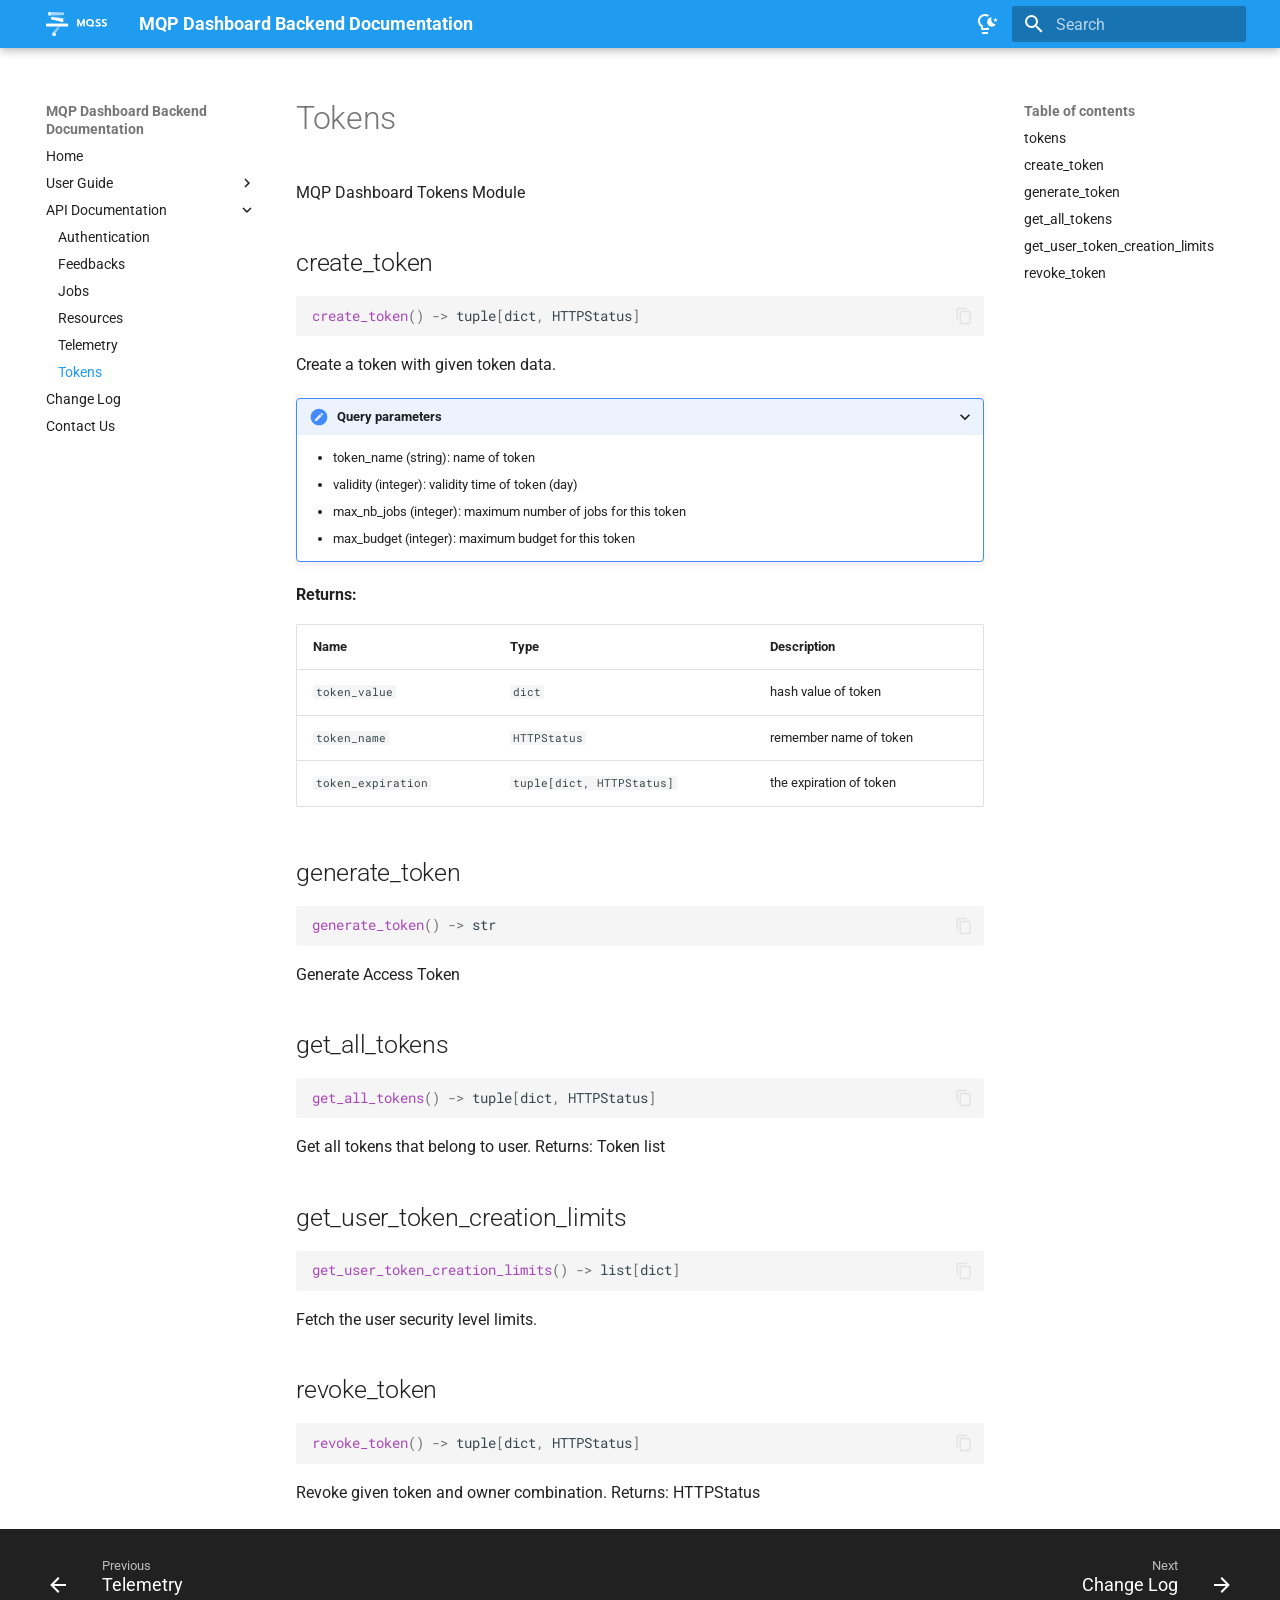
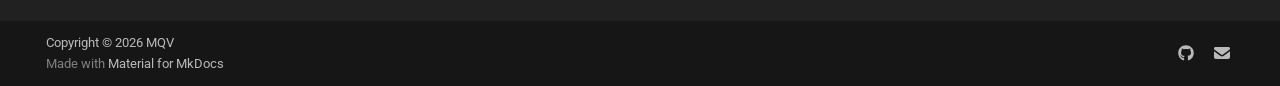
<file: api/tokens/index.html>
<!doctype html>
<html lang="en" class="no-js">
  <head>
    
      <meta charset="utf-8">
      <meta name="viewport" content="width=device-width,initial-scale=1">
      
      
      
      
        <link rel="prev" href="../telemetry/">
      
      
        <link rel="next" href="../../CHANGELOG/">
      
      
        
      
      
      <link rel="icon" href="../../assets/images/favicon.png">
      <meta name="generator" content="mkdocs-1.6.1, mkdocs-material-9.7.6">
    
    
      
        <title>Tokens - MQP Dashboard Backend Documentation</title>
      
    
    
      <link rel="stylesheet" href="../../assets/stylesheets/main.484c7ddc.min.css">
      
        
        <link rel="stylesheet" href="../../assets/stylesheets/palette.ab4e12ef.min.css">
      
      


    
    
      
    
    
      
        
        
        <link rel="preconnect" href="https://fonts.gstatic.com" crossorigin>
        <link rel="stylesheet" href="https://fonts.googleapis.com/css?family=Roboto:300,300i,400,400i,700,700i%7CRoboto+Mono:400,400i,700,700i&display=fallback">
        <style>:root{--md-text-font:"Roboto";--md-code-font:"Roboto Mono"}</style>
      
    
    
      <link rel="stylesheet" href="../../assets/_mkdocstrings.css">
    
      <link rel="stylesheet" href="../../css/extra.css">
    
    <script>__md_scope=new URL("../..",location),__md_hash=e=>[...e].reduce(((e,_)=>(e<<5)-e+_.charCodeAt(0)),0),__md_get=(e,_=localStorage,t=__md_scope)=>JSON.parse(_.getItem(t.pathname+"."+e)),__md_set=(e,_,t=localStorage,a=__md_scope)=>{try{t.setItem(a.pathname+"."+e,JSON.stringify(_))}catch(e){}}</script>
    
      

    
    
  </head>
  
  
    
    
      
    
    
    
    
    <body dir="ltr" data-md-color-scheme="default" data-md-color-primary="custom" data-md-color-accent="deep-purple">
  
    
    <input class="md-toggle" data-md-toggle="drawer" type="checkbox" id="__drawer" autocomplete="off">
    <input class="md-toggle" data-md-toggle="search" type="checkbox" id="__search" autocomplete="off">
    <label class="md-overlay" for="__drawer"></label>
    <div data-md-component="skip">
      
        
        <a href="#tokens" class="md-skip">
          Skip to content
        </a>
      
    </div>
    <div data-md-component="announce">
      
    </div>
    
    
      

  

<header class="md-header md-header--shadow" data-md-component="header">
  <nav class="md-header__inner md-grid" aria-label="Header">
    <a href="../.." title="MQP Dashboard Backend Documentation" class="md-header__button md-logo" aria-label="MQP Dashboard Backend Documentation" data-md-component="logo">
      
  <img src="../../img/mqss_logo_white.svg" alt="logo">

    </a>
    <label class="md-header__button md-icon" for="__drawer">
      
      <svg xmlns="http://www.w3.org/2000/svg" viewBox="0 0 24 24"><path d="M3 6h18v2H3zm0 5h18v2H3zm0 5h18v2H3z"/></svg>
    </label>
    <div class="md-header__title" data-md-component="header-title">
      <div class="md-header__ellipsis">
        <div class="md-header__topic">
          <span class="md-ellipsis">
            MQP Dashboard Backend Documentation
          </span>
        </div>
        <div class="md-header__topic" data-md-component="header-topic">
          <span class="md-ellipsis">
            
              Tokens
            
          </span>
        </div>
      </div>
    </div>
    
      
        <form class="md-header__option" data-md-component="palette">
  
    
    
    
    <input class="md-option" data-md-color-media="" data-md-color-scheme="default" data-md-color-primary="custom" data-md-color-accent="deep-purple"  aria-label="Light mode"  type="radio" name="__palette" id="__palette_0">
    
      <label class="md-header__button md-icon" title="Light mode" for="__palette_1" hidden>
        <svg xmlns="http://www.w3.org/2000/svg" viewBox="0 0 24 24"><path d="M6 20h6v1c0 .55-.45 1-1 1H7c-.55 0-1-.45-1-1zm5-5.11V16H7v-2.42C5.23 12.81 4 11.05 4 9c0-2.76 2.24-5 5-5 .9 0 1.73.26 2.46.67.54-.47 1.2-.86 1.89-1.17C12.16 2.57 10.65 2 9 2 5.13 2 2 5.13 2 9c0 2.38 1.19 4.47 3 5.74V17c0 .55.45 1 1 1h6c.55 0 1-.45 1-1v-.68c-.75-.36-1.43-.82-2-1.43m9.92-4.95-.5-1.64 1.3-1.08-1.68-.04-.63-1.58-.56 1.61-1.68.11 1.33 1.03-.4 1.65 1.4-.97zm-1.8 2.31a4.62 4.62 0 0 1-3.27-2.28c-.73-1.26-.8-2.72-.35-4 .14-.34-.16-.68-.5-.63-3.44.66-5 4.79-2.78 7.61 1.81 2.24 5.28 2.32 7.17.05.23-.26.08-.7-.27-.75"/></svg>
      </label>
    
  
    
    
    
    <input class="md-option" data-md-color-media="" data-md-color-scheme="slate" data-md-color-primary="indigo" data-md-color-accent="deep-orange"  aria-label="Dark mode"  type="radio" name="__palette" id="__palette_1">
    
      <label class="md-header__button md-icon" title="Dark mode" for="__palette_0" hidden>
        <svg xmlns="http://www.w3.org/2000/svg" viewBox="0 0 24 24"><path d="M20 11h3v2h-3zM1 11h3v2H1zM13 1v3h-2V1zM4.92 3.5l2.13 2.14-1.42 1.41L3.5 4.93zm12.03 2.13 2.12-2.13 1.43 1.43-2.13 2.12zM12 6a6 6 0 0 1 6 6c0 2.22-1.21 4.16-3 5.2V19a1 1 0 0 1-1 1h-4a1 1 0 0 1-1-1v-1.8c-1.79-1.04-3-2.98-3-5.2a6 6 0 0 1 6-6m2 15v1a1 1 0 0 1-1 1h-2a1 1 0 0 1-1-1v-1zm-3-3h2v-2.13c1.73-.44 3-2.01 3-3.87a4 4 0 0 0-4-4 4 4 0 0 0-4 4c0 1.86 1.27 3.43 3 3.87z"/></svg>
      </label>
    
  
</form>
      
    
    
      <script>var palette=__md_get("__palette");if(palette&&palette.color){if("(prefers-color-scheme)"===palette.color.media){var media=matchMedia("(prefers-color-scheme: light)"),input=document.querySelector(media.matches?"[data-md-color-media='(prefers-color-scheme: light)']":"[data-md-color-media='(prefers-color-scheme: dark)']");palette.color.media=input.getAttribute("data-md-color-media"),palette.color.scheme=input.getAttribute("data-md-color-scheme"),palette.color.primary=input.getAttribute("data-md-color-primary"),palette.color.accent=input.getAttribute("data-md-color-accent")}for(var[key,value]of Object.entries(palette.color))document.body.setAttribute("data-md-color-"+key,value)}</script>
    
    
    
      
      
        <label class="md-header__button md-icon" for="__search">
          
          <svg xmlns="http://www.w3.org/2000/svg" viewBox="0 0 24 24"><path d="M9.5 3A6.5 6.5 0 0 1 16 9.5c0 1.61-.59 3.09-1.56 4.23l.27.27h.79l5 5-1.5 1.5-5-5v-.79l-.27-.27A6.52 6.52 0 0 1 9.5 16 6.5 6.5 0 0 1 3 9.5 6.5 6.5 0 0 1 9.5 3m0 2C7 5 5 7 5 9.5S7 14 9.5 14 14 12 14 9.5 12 5 9.5 5"/></svg>
        </label>
        <div class="md-search" data-md-component="search" role="dialog">
  <label class="md-search__overlay" for="__search"></label>
  <div class="md-search__inner" role="search">
    <form class="md-search__form" name="search">
      <input type="text" class="md-search__input" name="query" aria-label="Search" placeholder="Search" autocapitalize="off" autocorrect="off" autocomplete="off" spellcheck="false" data-md-component="search-query" required>
      <label class="md-search__icon md-icon" for="__search">
        
        <svg xmlns="http://www.w3.org/2000/svg" viewBox="0 0 24 24"><path d="M9.5 3A6.5 6.5 0 0 1 16 9.5c0 1.61-.59 3.09-1.56 4.23l.27.27h.79l5 5-1.5 1.5-5-5v-.79l-.27-.27A6.52 6.52 0 0 1 9.5 16 6.5 6.5 0 0 1 3 9.5 6.5 6.5 0 0 1 9.5 3m0 2C7 5 5 7 5 9.5S7 14 9.5 14 14 12 14 9.5 12 5 9.5 5"/></svg>
        
        <svg xmlns="http://www.w3.org/2000/svg" viewBox="0 0 24 24"><path d="M20 11v2H8l5.5 5.5-1.42 1.42L4.16 12l7.92-7.92L13.5 5.5 8 11z"/></svg>
      </label>
      <nav class="md-search__options" aria-label="Search">
        
        <button type="reset" class="md-search__icon md-icon" title="Clear" aria-label="Clear" tabindex="-1">
          
          <svg xmlns="http://www.w3.org/2000/svg" viewBox="0 0 24 24"><path d="M19 6.41 17.59 5 12 10.59 6.41 5 5 6.41 10.59 12 5 17.59 6.41 19 12 13.41 17.59 19 19 17.59 13.41 12z"/></svg>
        </button>
      </nav>
      
    </form>
    <div class="md-search__output">
      <div class="md-search__scrollwrap" tabindex="0" data-md-scrollfix>
        <div class="md-search-result" data-md-component="search-result">
          <div class="md-search-result__meta">
            Initializing search
          </div>
          <ol class="md-search-result__list" role="presentation"></ol>
        </div>
      </div>
    </div>
  </div>
</div>
      
    
    
  </nav>
  
</header>
    
    <div class="md-container" data-md-component="container">
      
      
        
          
        
      
      <main class="md-main" data-md-component="main">
        <div class="md-main__inner md-grid">
          
            
              
              <div class="md-sidebar md-sidebar--primary" data-md-component="sidebar" data-md-type="navigation" >
                <div class="md-sidebar__scrollwrap">
                  <div class="md-sidebar__inner">
                    



<nav class="md-nav md-nav--primary" aria-label="Navigation" data-md-level="0">
  <label class="md-nav__title" for="__drawer">
    <a href="../.." title="MQP Dashboard Backend Documentation" class="md-nav__button md-logo" aria-label="MQP Dashboard Backend Documentation" data-md-component="logo">
      
  <img src="../../img/mqss_logo_white.svg" alt="logo">

    </a>
    MQP Dashboard Backend Documentation
  </label>
  
  <ul class="md-nav__list" data-md-scrollfix>
    
      
      
  
  
  
  
    <li class="md-nav__item">
      <a href="../.." class="md-nav__link">
        
  
  
  <span class="md-ellipsis">
    
  
    Home
  

    
  </span>
  
  

      </a>
    </li>
  

    
      
      
  
  
  
  
    
    
    
    
    
    <li class="md-nav__item md-nav__item--nested">
      
        
        
        <input class="md-nav__toggle md-toggle " type="checkbox" id="__nav_2" >
        
          
          <label class="md-nav__link" for="__nav_2" id="__nav_2_label" tabindex="0">
            
  
  
  <span class="md-ellipsis">
    
  
    User Guide
  

    
  </span>
  
  

            <span class="md-nav__icon md-icon"></span>
          </label>
        
        <nav class="md-nav" data-md-level="1" aria-labelledby="__nav_2_label" aria-expanded="false">
          <label class="md-nav__title" for="__nav_2">
            <span class="md-nav__icon md-icon"></span>
            
  
    User Guide
  

          </label>
          <ul class="md-nav__list" data-md-scrollfix>
            
              
                
  
  
  
  
    <li class="md-nav__item">
      <a href="../../user_guide/getting_started/" class="md-nav__link">
        
  
  
  <span class="md-ellipsis">
    
  
    Getting Started
  

    
  </span>
  
  

      </a>
    </li>
  

              
            
              
                
  
  
  
  
    <li class="md-nav__item">
      <a href="../../user_guide/development_guide/" class="md-nav__link">
        
  
  
  <span class="md-ellipsis">
    
  
    Development Guide
  

    
  </span>
  
  

      </a>
    </li>
  

              
            
          </ul>
        </nav>
      
    </li>
  

    
      
      
  
  
    
  
  
  
    
    
    
    
    
    <li class="md-nav__item md-nav__item--active md-nav__item--nested">
      
        
        
        <input class="md-nav__toggle md-toggle " type="checkbox" id="__nav_3" checked>
        
          
          <label class="md-nav__link" for="__nav_3" id="__nav_3_label" tabindex="0">
            
  
  
  <span class="md-ellipsis">
    
  
    API Documentation
  

    
  </span>
  
  

            <span class="md-nav__icon md-icon"></span>
          </label>
        
        <nav class="md-nav" data-md-level="1" aria-labelledby="__nav_3_label" aria-expanded="true">
          <label class="md-nav__title" for="__nav_3">
            <span class="md-nav__icon md-icon"></span>
            
  
    API Documentation
  

          </label>
          <ul class="md-nav__list" data-md-scrollfix>
            
              
                
  
  
  
  
    <li class="md-nav__item">
      <a href="../login/" class="md-nav__link">
        
  
  
  <span class="md-ellipsis">
    
  
    Authentication
  

    
  </span>
  
  

      </a>
    </li>
  

              
            
              
                
  
  
  
  
    <li class="md-nav__item">
      <a href="../feedbacks/" class="md-nav__link">
        
  
  
  <span class="md-ellipsis">
    
  
    Feedbacks
  

    
  </span>
  
  

      </a>
    </li>
  

              
            
              
                
  
  
  
  
    <li class="md-nav__item">
      <a href="../jobs/" class="md-nav__link">
        
  
  
  <span class="md-ellipsis">
    
  
    Jobs
  

    
  </span>
  
  

      </a>
    </li>
  

              
            
              
                
  
  
  
  
    <li class="md-nav__item">
      <a href="../resources/" class="md-nav__link">
        
  
  
  <span class="md-ellipsis">
    
  
    Resources
  

    
  </span>
  
  

      </a>
    </li>
  

              
            
              
                
  
  
  
  
    <li class="md-nav__item">
      <a href="../telemetry/" class="md-nav__link">
        
  
  
  <span class="md-ellipsis">
    
  
    Telemetry
  

    
  </span>
  
  

      </a>
    </li>
  

              
            
              
                
  
  
    
  
  
  
    <li class="md-nav__item md-nav__item--active">
      
      <input class="md-nav__toggle md-toggle" type="checkbox" id="__toc">
      
      
        
      
      
        <label class="md-nav__link md-nav__link--active" for="__toc">
          
  
  
  <span class="md-ellipsis">
    
  
    Tokens
  

    
  </span>
  
  

          <span class="md-nav__icon md-icon"></span>
        </label>
      
      <a href="./" class="md-nav__link md-nav__link--active">
        
  
  
  <span class="md-ellipsis">
    
  
    Tokens
  

    
  </span>
  
  

      </a>
      
        

<nav class="md-nav md-nav--secondary" aria-label="Table of contents">
  
  
  
    
  
  
    <label class="md-nav__title" for="__toc">
      <span class="md-nav__icon md-icon"></span>
      Table of contents
    </label>
    <ul class="md-nav__list" data-md-component="toc" data-md-scrollfix>
      
        <li class="md-nav__item">
  <a href="#mqp_dashboard_backend.tokens" class="md-nav__link">
    <span class="md-ellipsis">
      
        tokens
      
    </span>
  </a>
  
</li>
      
        <li class="md-nav__item">
  <a href="#mqp_dashboard_backend.tokens.create_token" class="md-nav__link">
    <span class="md-ellipsis">
      
        create_token
      
    </span>
  </a>
  
</li>
      
        <li class="md-nav__item">
  <a href="#mqp_dashboard_backend.tokens.generate_token" class="md-nav__link">
    <span class="md-ellipsis">
      
        generate_token
      
    </span>
  </a>
  
</li>
      
        <li class="md-nav__item">
  <a href="#mqp_dashboard_backend.tokens.get_all_tokens" class="md-nav__link">
    <span class="md-ellipsis">
      
        get_all_tokens
      
    </span>
  </a>
  
</li>
      
        <li class="md-nav__item">
  <a href="#mqp_dashboard_backend.tokens.get_user_token_creation_limits" class="md-nav__link">
    <span class="md-ellipsis">
      
        get_user_token_creation_limits
      
    </span>
  </a>
  
</li>
      
        <li class="md-nav__item">
  <a href="#mqp_dashboard_backend.tokens.revoke_token" class="md-nav__link">
    <span class="md-ellipsis">
      
        revoke_token
      
    </span>
  </a>
  
</li>
      
    </ul>
  
</nav>
      
    </li>
  

              
            
          </ul>
        </nav>
      
    </li>
  

    
      
      
  
  
  
  
    <li class="md-nav__item">
      <a href="../../CHANGELOG/" class="md-nav__link">
        
  
  
  <span class="md-ellipsis">
    
  
    Change Log
  

    
  </span>
  
  

      </a>
    </li>
  

    
      
      
  
  
  
  
    <li class="md-nav__item">
      <a href="../../contact/" class="md-nav__link">
        
  
  
  <span class="md-ellipsis">
    
  
    Contact Us
  

    
  </span>
  
  

      </a>
    </li>
  

    
  </ul>
</nav>
                  </div>
                </div>
              </div>
            
            
              
              <div class="md-sidebar md-sidebar--secondary" data-md-component="sidebar" data-md-type="toc" >
                <div class="md-sidebar__scrollwrap">
                  <div class="md-sidebar__inner">
                    

<nav class="md-nav md-nav--secondary" aria-label="Table of contents">
  
  
  
    
  
  
    <label class="md-nav__title" for="__toc">
      <span class="md-nav__icon md-icon"></span>
      Table of contents
    </label>
    <ul class="md-nav__list" data-md-component="toc" data-md-scrollfix>
      
        <li class="md-nav__item">
  <a href="#mqp_dashboard_backend.tokens" class="md-nav__link">
    <span class="md-ellipsis">
      
        tokens
      
    </span>
  </a>
  
</li>
      
        <li class="md-nav__item">
  <a href="#mqp_dashboard_backend.tokens.create_token" class="md-nav__link">
    <span class="md-ellipsis">
      
        create_token
      
    </span>
  </a>
  
</li>
      
        <li class="md-nav__item">
  <a href="#mqp_dashboard_backend.tokens.generate_token" class="md-nav__link">
    <span class="md-ellipsis">
      
        generate_token
      
    </span>
  </a>
  
</li>
      
        <li class="md-nav__item">
  <a href="#mqp_dashboard_backend.tokens.get_all_tokens" class="md-nav__link">
    <span class="md-ellipsis">
      
        get_all_tokens
      
    </span>
  </a>
  
</li>
      
        <li class="md-nav__item">
  <a href="#mqp_dashboard_backend.tokens.get_user_token_creation_limits" class="md-nav__link">
    <span class="md-ellipsis">
      
        get_user_token_creation_limits
      
    </span>
  </a>
  
</li>
      
        <li class="md-nav__item">
  <a href="#mqp_dashboard_backend.tokens.revoke_token" class="md-nav__link">
    <span class="md-ellipsis">
      
        revoke_token
      
    </span>
  </a>
  
</li>
      
    </ul>
  
</nav>
                  </div>
                </div>
              </div>
            
          
          
            <div class="md-content" data-md-component="content">
              
              <article class="md-content__inner md-typeset">
                
                  



<h1 id="tokens">Tokens<a class="headerlink" href="#tokens" title="Permanent link">&para;</a></h1>


<div class="doc doc-object doc-module">



<a id="mqp_dashboard_backend.tokens"></a>
    <div class="doc doc-contents first">

        <p>MQP Dashboard Tokens Module</p>










<div class="doc doc-children">










<div class="doc doc-object doc-function">


<h2 id="mqp_dashboard_backend.tokens.create_token" class="doc doc-heading">
            <span class="doc doc-object-name doc-function-name">create_token</span>


<a href="#mqp_dashboard_backend.tokens.create_token" class="headerlink" title="Permanent link">&para;</a></h2>
<div class="doc-signature highlight"><pre><span></span><code><span class="nf">create_token</span><span class="p">()</span> <span class="o">-&gt;</span> <span class="n"><span title="tuple">tuple</span></span><span class="p">[</span><span class="n"><span title="dict">dict</span></span><span class="p">,</span> <span class="n"><span title="http.HTTPStatus">HTTPStatus</span></span><span class="p">]</span>
</code></pre></div>

    <div class="doc doc-contents ">

        <p>Create a token with given token data.</p>


<details class="query-parameters" open>
  <summary>Query parameters</summary>
  <ul>
<li>token_name (string): name of token</li>
<li>validity (integer): validity time of token (day)</li>
<li>max_nb_jobs (integer): maximum number of jobs for this token</li>
<li>max_budget (integer): maximum budget for this token</li>
</ul>
</details>

    <p><span class="doc-section-title">Returns:</span></p>
    <table>
      <thead>
        <tr>
<th>Name</th>          <th>Type</th>
          <th>Description</th>
        </tr>
      </thead>
      <tbody>
          <tr class="doc-section-item">
<td><code>token_value</code></td>            <td>
                  <code><span title="dict">dict</span></code>
            </td>
            <td>
              <div class="doc-md-description">
                <p>hash value of token</p>
              </div>
            </td>
          </tr>
          <tr class="doc-section-item">
<td><code>token_name</code></td>            <td>
                  <code><span title="http.HTTPStatus">HTTPStatus</span></code>
            </td>
            <td>
              <div class="doc-md-description">
                <p>remember name of token</p>
              </div>
            </td>
          </tr>
          <tr class="doc-section-item">
<td><code>token_expiration</code></td>            <td>
                  <code><span title="tuple">tuple</span>[<span title="dict">dict</span>, <span title="http.HTTPStatus">HTTPStatus</span>]</code>
            </td>
            <td>
              <div class="doc-md-description">
                <p>the expiration of token</p>
              </div>
            </td>
          </tr>
      </tbody>
    </table>


    </div>

</div>

<div class="doc doc-object doc-function">


<h2 id="mqp_dashboard_backend.tokens.generate_token" class="doc doc-heading">
            <span class="doc doc-object-name doc-function-name">generate_token</span>


<a href="#mqp_dashboard_backend.tokens.generate_token" class="headerlink" title="Permanent link">&para;</a></h2>
<div class="doc-signature highlight"><pre><span></span><code><span class="nf">generate_token</span><span class="p">()</span> <span class="o">-&gt;</span> <span class="n"><span title="str">str</span></span>
</code></pre></div>

    <div class="doc doc-contents ">

        <p>Generate Access Token</p>


    </div>

</div>

<div class="doc doc-object doc-function">


<h2 id="mqp_dashboard_backend.tokens.get_all_tokens" class="doc doc-heading">
            <span class="doc doc-object-name doc-function-name">get_all_tokens</span>


<a href="#mqp_dashboard_backend.tokens.get_all_tokens" class="headerlink" title="Permanent link">&para;</a></h2>
<div class="doc-signature highlight"><pre><span></span><code><span class="nf">get_all_tokens</span><span class="p">()</span> <span class="o">-&gt;</span> <span class="n"><span title="tuple">tuple</span></span><span class="p">[</span><span class="n"><span title="dict">dict</span></span><span class="p">,</span> <span class="n"><span title="http.HTTPStatus">HTTPStatus</span></span><span class="p">]</span>
</code></pre></div>

    <div class="doc doc-contents ">

        <p>Get all tokens that belong to user.
Returns:
    Token list</p>


    </div>

</div>

<div class="doc doc-object doc-function">


<h2 id="mqp_dashboard_backend.tokens.get_user_token_creation_limits" class="doc doc-heading">
            <span class="doc doc-object-name doc-function-name">get_user_token_creation_limits</span>


<a href="#mqp_dashboard_backend.tokens.get_user_token_creation_limits" class="headerlink" title="Permanent link">&para;</a></h2>
<div class="doc-signature highlight"><pre><span></span><code><span class="nf">get_user_token_creation_limits</span><span class="p">()</span> <span class="o">-&gt;</span> <span class="n"><span title="list">list</span></span><span class="p">[</span><span class="n"><span title="dict">dict</span></span><span class="p">]</span>
</code></pre></div>

    <div class="doc doc-contents ">

        <p>Fetch the user security level limits.</p>


    </div>

</div>

<div class="doc doc-object doc-function">


<h2 id="mqp_dashboard_backend.tokens.revoke_token" class="doc doc-heading">
            <span class="doc doc-object-name doc-function-name">revoke_token</span>


<a href="#mqp_dashboard_backend.tokens.revoke_token" class="headerlink" title="Permanent link">&para;</a></h2>
<div class="doc-signature highlight"><pre><span></span><code><span class="nf">revoke_token</span><span class="p">()</span> <span class="o">-&gt;</span> <span class="n"><span title="tuple">tuple</span></span><span class="p">[</span><span class="n"><span title="dict">dict</span></span><span class="p">,</span> <span class="n"><span title="http.HTTPStatus">HTTPStatus</span></span><span class="p">]</span>
</code></pre></div>

    <div class="doc doc-contents ">

        <p>Revoke given token and owner combination.
Returns:
    HTTPStatus</p>


    </div>

</div>



  </div>

    </div>

</div>












                
              </article>
            </div>
          
          
<script>var target=document.getElementById(location.hash.slice(1));target&&target.name&&(target.checked=target.name.startsWith("__tabbed_"))</script>
        </div>
        
      </main>
      
        <footer class="md-footer">
  
    
      
      <nav class="md-footer__inner md-grid" aria-label="Footer" >
        
          
          <a href="../telemetry/" class="md-footer__link md-footer__link--prev" aria-label="Previous: Telemetry">
            <div class="md-footer__button md-icon">
              
              <svg xmlns="http://www.w3.org/2000/svg" viewBox="0 0 24 24"><path d="M20 11v2H8l5.5 5.5-1.42 1.42L4.16 12l7.92-7.92L13.5 5.5 8 11z"/></svg>
            </div>
            <div class="md-footer__title">
              <span class="md-footer__direction">
                Previous
              </span>
              <div class="md-ellipsis">
                Telemetry
              </div>
            </div>
          </a>
        
        
          
          <a href="../../CHANGELOG/" class="md-footer__link md-footer__link--next" aria-label="Next: Change Log">
            <div class="md-footer__title">
              <span class="md-footer__direction">
                Next
              </span>
              <div class="md-ellipsis">
                Change Log
              </div>
            </div>
            <div class="md-footer__button md-icon">
              
              <svg xmlns="http://www.w3.org/2000/svg" viewBox="0 0 24 24"><path d="M4 11v2h12l-5.5 5.5 1.42 1.42L19.84 12l-7.92-7.92L10.5 5.5 16 11z"/></svg>
            </div>
          </a>
        
      </nav>
    
  
  <div class="md-footer-meta md-typeset">
    <div class="md-footer-meta__inner md-grid">
      <div class="md-copyright">
  
    <div class="md-copyright__highlight">
      Copyright &copy; 2026 MQV
    </div>
  
  
    Made with
    <a href="https://squidfunk.github.io/mkdocs-material/" target="_blank" rel="noopener">
      Material for MkDocs
    </a>
  
</div>
      
        
<div class="md-social">
  
    
    
    
    
      
      
    
    <a href="https://github.com/Munich-Quantum-Software-Stack/MQP-Dashboard-Backend" target="_blank" rel="noopener" title="github.com" class="md-social__link">
      <svg xmlns="http://www.w3.org/2000/svg" viewBox="0 0 512 512"><!--! Font Awesome Free 7.1.0 by @fontawesome - https://fontawesome.com License - https://fontawesome.com/license/free (Icons: CC BY 4.0, Fonts: SIL OFL 1.1, Code: MIT License) Copyright 2025 Fonticons, Inc.--><path d="M173.9 397.4c0 2-2.3 3.6-5.2 3.6-3.3.3-5.6-1.3-5.6-3.6 0-2 2.3-3.6 5.2-3.6 3-.3 5.6 1.3 5.6 3.6m-31.1-4.5c-.7 2 1.3 4.3 4.3 4.9 2.6 1 5.6 0 6.2-2s-1.3-4.3-4.3-5.2c-2.6-.7-5.5.3-6.2 2.3m44.2-1.7c-2.9.7-4.9 2.6-4.6 4.9.3 2 2.9 3.3 5.9 2.6 2.9-.7 4.9-2.6 4.6-4.6-.3-1.9-3-3.2-5.9-2.9M252.8 8C114.1 8 8 113.3 8 252c0 110.9 69.8 205.8 169.5 239.2 12.8 2.3 17.3-5.6 17.3-12.1 0-6.2-.3-40.4-.3-61.4 0 0-70 15-84.7-29.8 0 0-11.4-29.1-27.8-36.6 0 0-22.9-15.7 1.6-15.4 0 0 24.9 2 38.6 25.8 21.9 38.6 58.6 27.5 72.9 20.9 2.3-16 8.8-27.1 16-33.7-55.9-6.2-112.3-14.3-112.3-110.5 0-27.5 7.6-41.3 23.6-58.9-2.6-6.5-11.1-33.3 2.6-67.9 20.9-6.5 69 27 69 27 20-5.6 41.5-8.5 62.8-8.5s42.8 2.9 62.8 8.5c0 0 48.1-33.6 69-27 13.7 34.7 5.2 61.4 2.6 67.9 16 17.7 25.8 31.5 25.8 58.9 0 96.5-58.9 104.2-114.8 110.5 9.2 7.9 17 22.9 17 46.4 0 33.7-.3 75.4-.3 83.6 0 6.5 4.6 14.4 17.3 12.1C436.2 457.8 504 362.9 504 252 504 113.3 391.5 8 252.8 8M105.2 352.9c-1.3 1-1 3.3.7 5.2 1.6 1.6 3.9 2.3 5.2 1 1.3-1 1-3.3-.7-5.2-1.6-1.6-3.9-2.3-5.2-1m-10.8-8.1c-.7 1.3.3 2.9 2.3 3.9 1.6 1 3.6.7 4.3-.7.7-1.3-.3-2.9-2.3-3.9-2-.6-3.6-.3-4.3.7m32.4 35.6c-1.6 1.3-1 4.3 1.3 6.2 2.3 2.3 5.2 2.6 6.5 1 1.3-1.3.7-4.3-1.3-6.2-2.2-2.3-5.2-2.6-6.5-1m-11.4-14.7c-1.6 1-1.6 3.6 0 5.9s4.3 3.3 5.6 2.3c1.6-1.3 1.6-3.9 0-6.2-1.4-2.3-4-3.3-5.6-2"/></svg>
    </a>
  
    
    
    
    
    <a href="mailto:quantum@lrz.de" target="_blank" rel="noopener" title="" class="md-social__link">
      <svg xmlns="http://www.w3.org/2000/svg" viewBox="0 0 512 512"><!--! Font Awesome Free 7.1.0 by @fontawesome - https://fontawesome.com License - https://fontawesome.com/license/free (Icons: CC BY 4.0, Fonts: SIL OFL 1.1, Code: MIT License) Copyright 2025 Fonticons, Inc.--><path d="M48 64C21.5 64 0 85.5 0 112c0 15.1 7.1 29.3 19.2 38.4l208 156a48 48 0 0 0 57.6 0l208-156c12.1-9.1 19.2-23.3 19.2-38.4 0-26.5-21.5-48-48-48zM0 196v188c0 35.3 28.7 64 64 64h384c35.3 0 64-28.7 64-64V196L313.6 344.8c-34.1 25.6-81.1 25.6-115.2 0z"/></svg>
    </a>
  
</div>
      
    </div>
  </div>
</footer>
      
    </div>
    <div class="md-dialog" data-md-component="dialog">
      <div class="md-dialog__inner md-typeset"></div>
    </div>
    
    
    
      
      
      <script id="__config" type="application/json">{"annotate": null, "base": "../..", "features": ["content.code.copy", "navigation.instant", "navigation.footer"], "search": "../../assets/javascripts/workers/search.2c215733.min.js", "tags": null, "translations": {"clipboard.copied": "Copied to clipboard", "clipboard.copy": "Copy to clipboard", "search.result.more.one": "1 more on this page", "search.result.more.other": "# more on this page", "search.result.none": "No matching documents", "search.result.one": "1 matching document", "search.result.other": "# matching documents", "search.result.placeholder": "Type to start searching", "search.result.term.missing": "Missing", "select.version": "Select version"}, "version": null}</script>
    
    
      <script src="../../assets/javascripts/bundle.79ae519e.min.js"></script>
      
    
  </body>
</html>
</file>
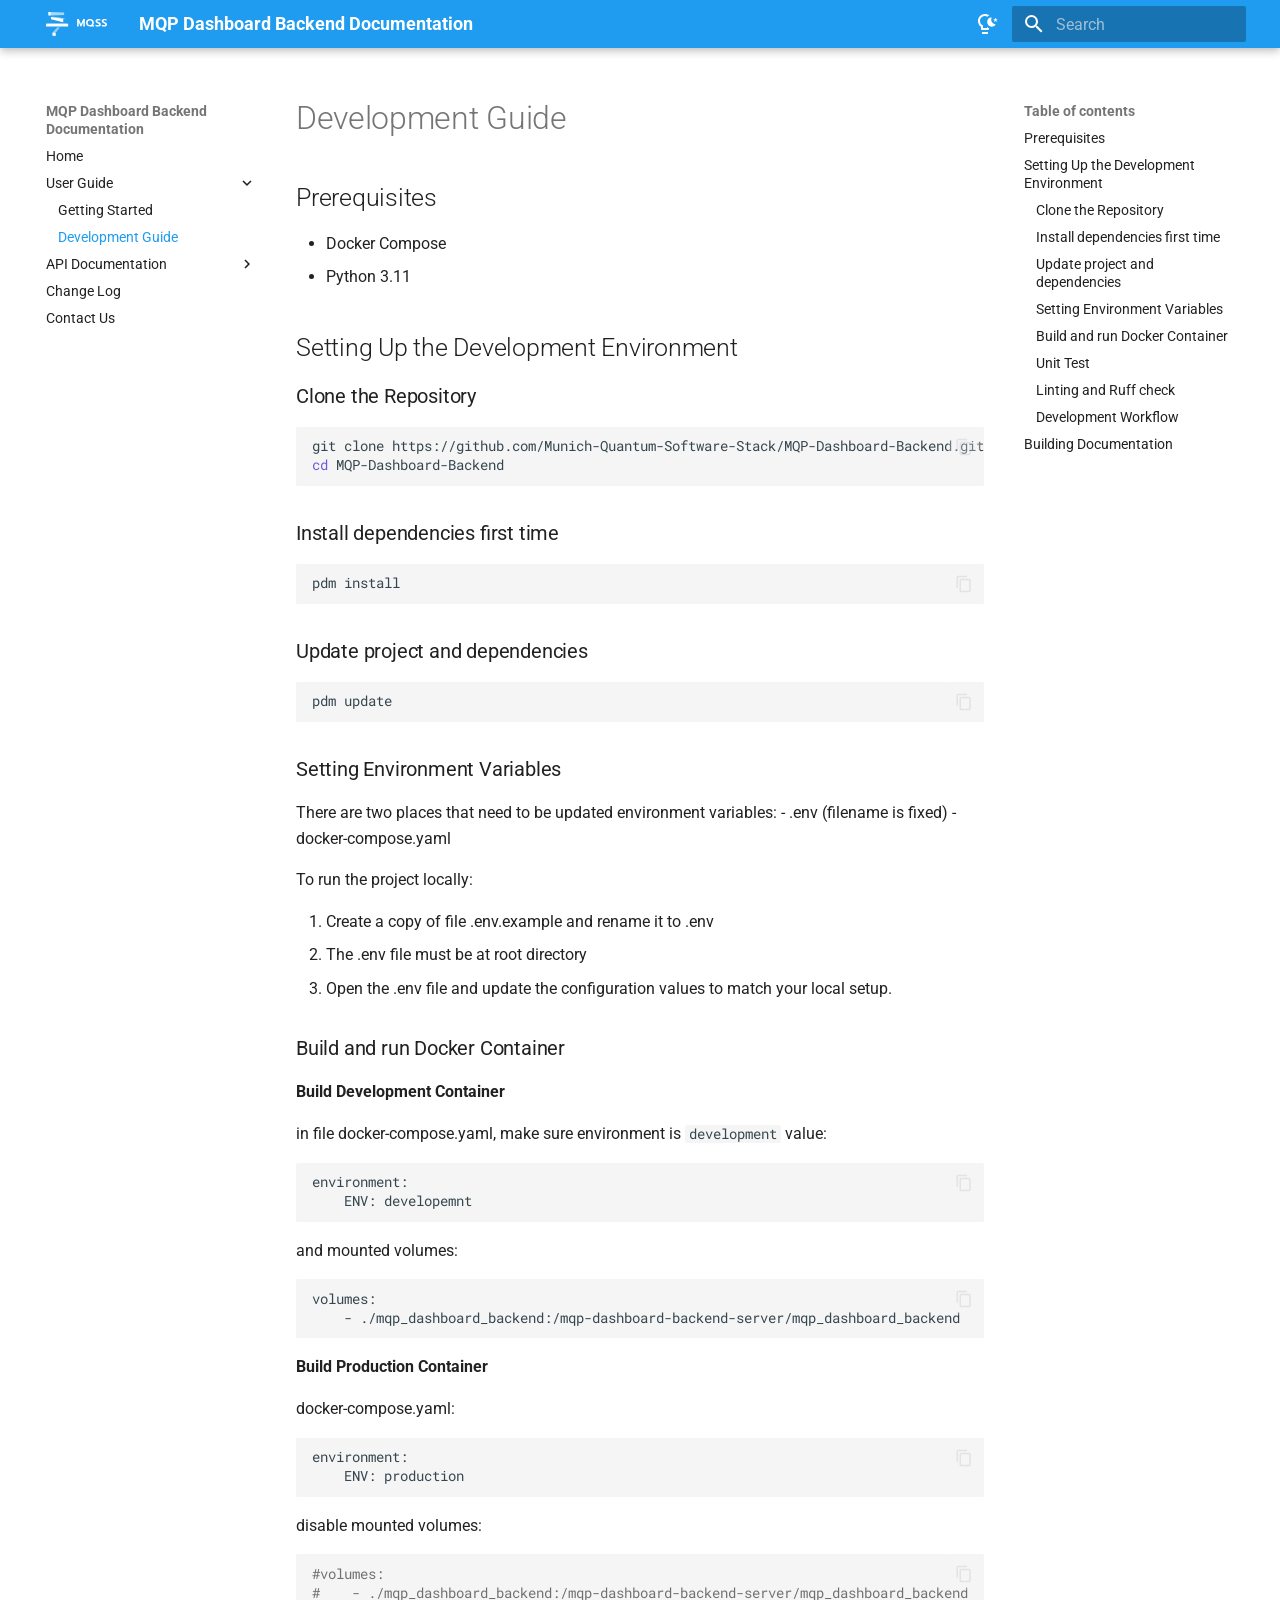
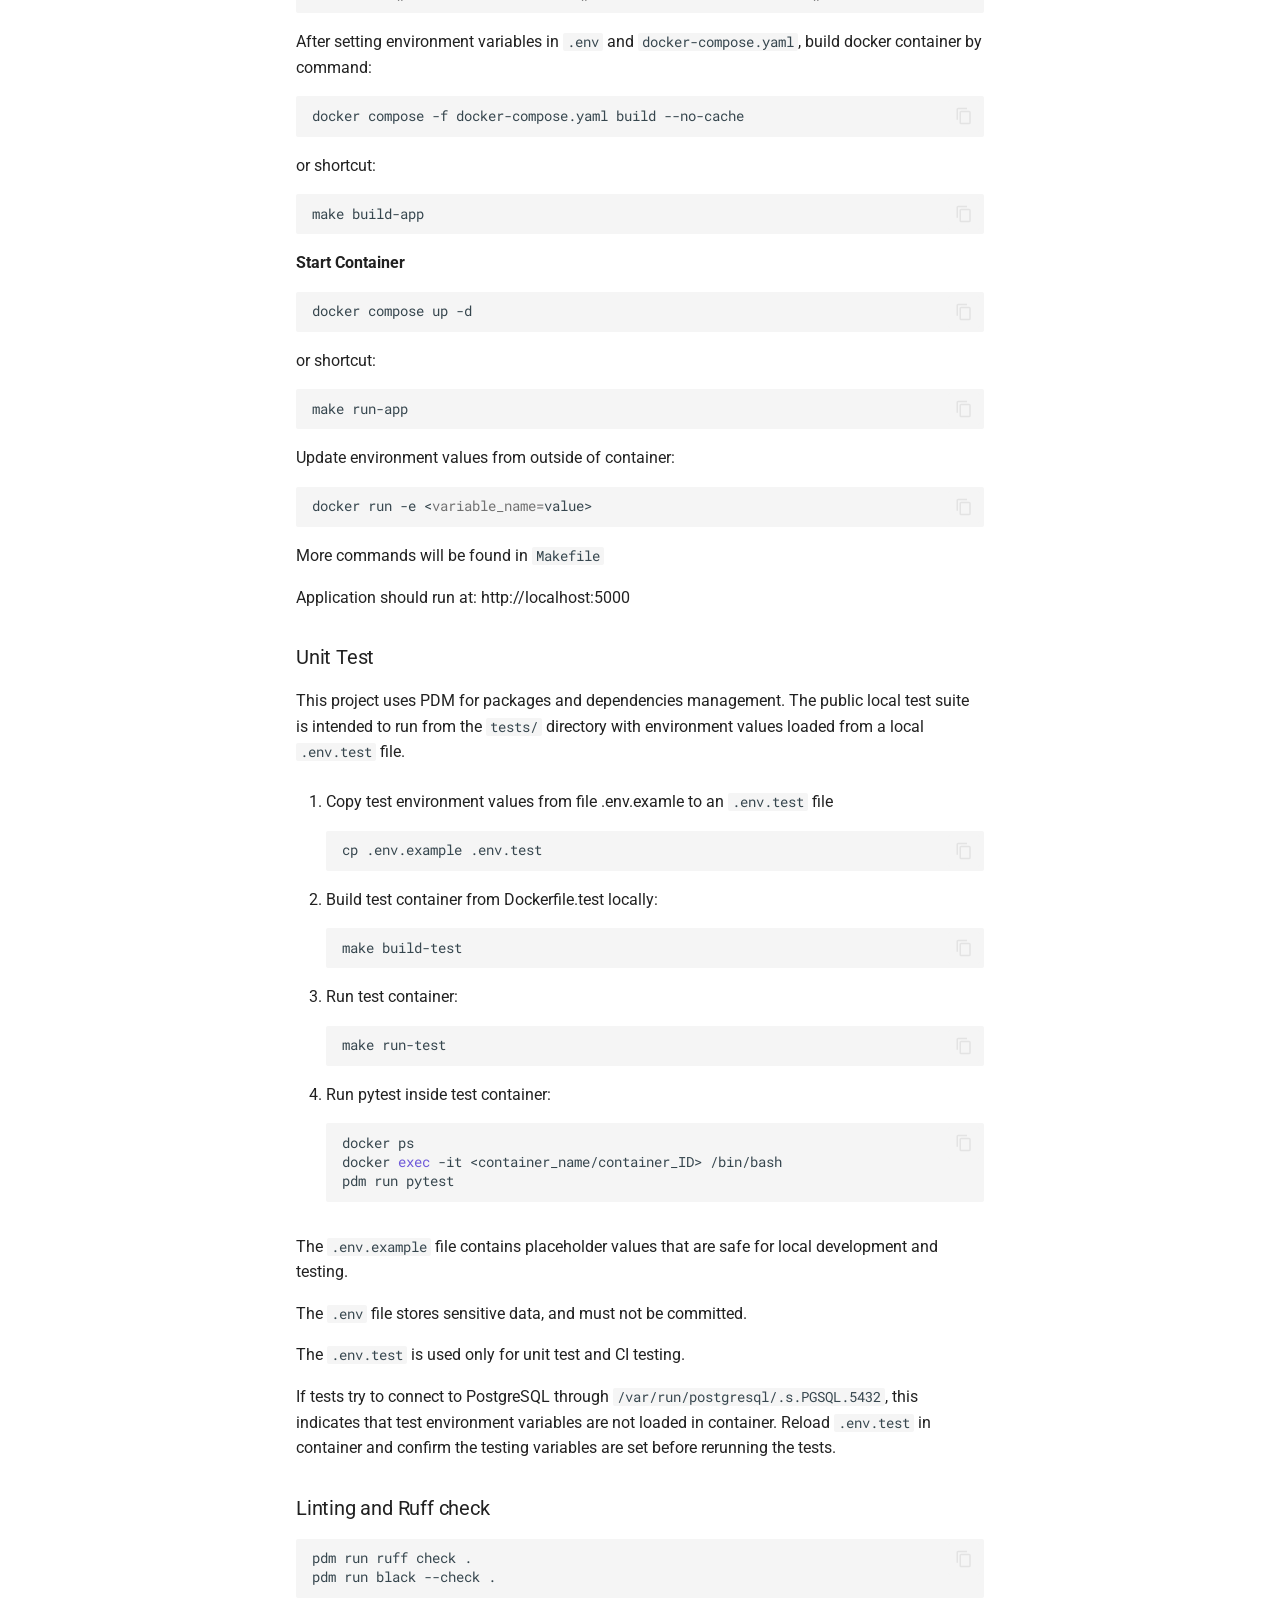
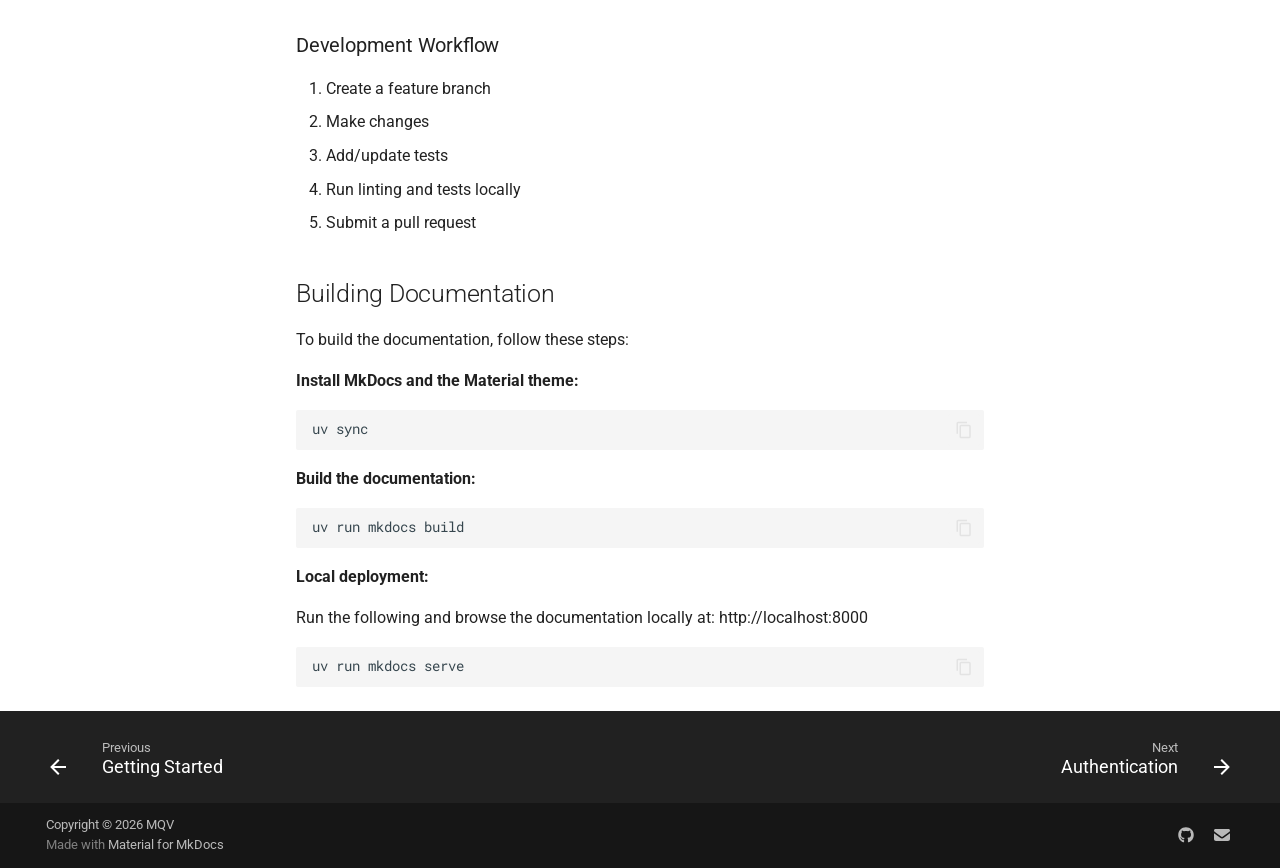
<file: user_guide/development_guide/index.html>
<!doctype html>
<html lang="en" class="no-js">
  <head>
    
      <meta charset="utf-8">
      <meta name="viewport" content="width=device-width,initial-scale=1">
      
      
      
      
        <link rel="prev" href="../getting_started/">
      
      
        <link rel="next" href="../../api/login/">
      
      
        
      
      
      <link rel="icon" href="../../assets/images/favicon.png">
      <meta name="generator" content="mkdocs-1.6.1, mkdocs-material-9.7.6">
    
    
      
        <title>Development Guide - MQP Dashboard Backend Documentation</title>
      
    
    
      <link rel="stylesheet" href="../../assets/stylesheets/main.484c7ddc.min.css">
      
        
        <link rel="stylesheet" href="../../assets/stylesheets/palette.ab4e12ef.min.css">
      
      


    
    
      
    
    
      
        
        
        <link rel="preconnect" href="https://fonts.gstatic.com" crossorigin>
        <link rel="stylesheet" href="https://fonts.googleapis.com/css?family=Roboto:300,300i,400,400i,700,700i%7CRoboto+Mono:400,400i,700,700i&display=fallback">
        <style>:root{--md-text-font:"Roboto";--md-code-font:"Roboto Mono"}</style>
      
    
    
      <link rel="stylesheet" href="../../assets/_mkdocstrings.css">
    
      <link rel="stylesheet" href="../../css/extra.css">
    
    <script>__md_scope=new URL("../..",location),__md_hash=e=>[...e].reduce(((e,_)=>(e<<5)-e+_.charCodeAt(0)),0),__md_get=(e,_=localStorage,t=__md_scope)=>JSON.parse(_.getItem(t.pathname+"."+e)),__md_set=(e,_,t=localStorage,a=__md_scope)=>{try{t.setItem(a.pathname+"."+e,JSON.stringify(_))}catch(e){}}</script>
    
      

    
    
  </head>
  
  
    
    
      
    
    
    
    
    <body dir="ltr" data-md-color-scheme="default" data-md-color-primary="custom" data-md-color-accent="deep-purple">
  
    
    <input class="md-toggle" data-md-toggle="drawer" type="checkbox" id="__drawer" autocomplete="off">
    <input class="md-toggle" data-md-toggle="search" type="checkbox" id="__search" autocomplete="off">
    <label class="md-overlay" for="__drawer"></label>
    <div data-md-component="skip">
      
        
        <a href="#development-guide" class="md-skip">
          Skip to content
        </a>
      
    </div>
    <div data-md-component="announce">
      
    </div>
    
    
      

  

<header class="md-header md-header--shadow" data-md-component="header">
  <nav class="md-header__inner md-grid" aria-label="Header">
    <a href="../.." title="MQP Dashboard Backend Documentation" class="md-header__button md-logo" aria-label="MQP Dashboard Backend Documentation" data-md-component="logo">
      
  <img src="../../img/mqss_logo_white.svg" alt="logo">

    </a>
    <label class="md-header__button md-icon" for="__drawer">
      
      <svg xmlns="http://www.w3.org/2000/svg" viewBox="0 0 24 24"><path d="M3 6h18v2H3zm0 5h18v2H3zm0 5h18v2H3z"/></svg>
    </label>
    <div class="md-header__title" data-md-component="header-title">
      <div class="md-header__ellipsis">
        <div class="md-header__topic">
          <span class="md-ellipsis">
            MQP Dashboard Backend Documentation
          </span>
        </div>
        <div class="md-header__topic" data-md-component="header-topic">
          <span class="md-ellipsis">
            
              Development Guide
            
          </span>
        </div>
      </div>
    </div>
    
      
        <form class="md-header__option" data-md-component="palette">
  
    
    
    
    <input class="md-option" data-md-color-media="" data-md-color-scheme="default" data-md-color-primary="custom" data-md-color-accent="deep-purple"  aria-label="Light mode"  type="radio" name="__palette" id="__palette_0">
    
      <label class="md-header__button md-icon" title="Light mode" for="__palette_1" hidden>
        <svg xmlns="http://www.w3.org/2000/svg" viewBox="0 0 24 24"><path d="M6 20h6v1c0 .55-.45 1-1 1H7c-.55 0-1-.45-1-1zm5-5.11V16H7v-2.42C5.23 12.81 4 11.05 4 9c0-2.76 2.24-5 5-5 .9 0 1.73.26 2.46.67.54-.47 1.2-.86 1.89-1.17C12.16 2.57 10.65 2 9 2 5.13 2 2 5.13 2 9c0 2.38 1.19 4.47 3 5.74V17c0 .55.45 1 1 1h6c.55 0 1-.45 1-1v-.68c-.75-.36-1.43-.82-2-1.43m9.92-4.95-.5-1.64 1.3-1.08-1.68-.04-.63-1.58-.56 1.61-1.68.11 1.33 1.03-.4 1.65 1.4-.97zm-1.8 2.31a4.62 4.62 0 0 1-3.27-2.28c-.73-1.26-.8-2.72-.35-4 .14-.34-.16-.68-.5-.63-3.44.66-5 4.79-2.78 7.61 1.81 2.24 5.28 2.32 7.17.05.23-.26.08-.7-.27-.75"/></svg>
      </label>
    
  
    
    
    
    <input class="md-option" data-md-color-media="" data-md-color-scheme="slate" data-md-color-primary="indigo" data-md-color-accent="deep-orange"  aria-label="Dark mode"  type="radio" name="__palette" id="__palette_1">
    
      <label class="md-header__button md-icon" title="Dark mode" for="__palette_0" hidden>
        <svg xmlns="http://www.w3.org/2000/svg" viewBox="0 0 24 24"><path d="M20 11h3v2h-3zM1 11h3v2H1zM13 1v3h-2V1zM4.92 3.5l2.13 2.14-1.42 1.41L3.5 4.93zm12.03 2.13 2.12-2.13 1.43 1.43-2.13 2.12zM12 6a6 6 0 0 1 6 6c0 2.22-1.21 4.16-3 5.2V19a1 1 0 0 1-1 1h-4a1 1 0 0 1-1-1v-1.8c-1.79-1.04-3-2.98-3-5.2a6 6 0 0 1 6-6m2 15v1a1 1 0 0 1-1 1h-2a1 1 0 0 1-1-1v-1zm-3-3h2v-2.13c1.73-.44 3-2.01 3-3.87a4 4 0 0 0-4-4 4 4 0 0 0-4 4c0 1.86 1.27 3.43 3 3.87z"/></svg>
      </label>
    
  
</form>
      
    
    
      <script>var palette=__md_get("__palette");if(palette&&palette.color){if("(prefers-color-scheme)"===palette.color.media){var media=matchMedia("(prefers-color-scheme: light)"),input=document.querySelector(media.matches?"[data-md-color-media='(prefers-color-scheme: light)']":"[data-md-color-media='(prefers-color-scheme: dark)']");palette.color.media=input.getAttribute("data-md-color-media"),palette.color.scheme=input.getAttribute("data-md-color-scheme"),palette.color.primary=input.getAttribute("data-md-color-primary"),palette.color.accent=input.getAttribute("data-md-color-accent")}for(var[key,value]of Object.entries(palette.color))document.body.setAttribute("data-md-color-"+key,value)}</script>
    
    
    
      
      
        <label class="md-header__button md-icon" for="__search">
          
          <svg xmlns="http://www.w3.org/2000/svg" viewBox="0 0 24 24"><path d="M9.5 3A6.5 6.5 0 0 1 16 9.5c0 1.61-.59 3.09-1.56 4.23l.27.27h.79l5 5-1.5 1.5-5-5v-.79l-.27-.27A6.52 6.52 0 0 1 9.5 16 6.5 6.5 0 0 1 3 9.5 6.5 6.5 0 0 1 9.5 3m0 2C7 5 5 7 5 9.5S7 14 9.5 14 14 12 14 9.5 12 5 9.5 5"/></svg>
        </label>
        <div class="md-search" data-md-component="search" role="dialog">
  <label class="md-search__overlay" for="__search"></label>
  <div class="md-search__inner" role="search">
    <form class="md-search__form" name="search">
      <input type="text" class="md-search__input" name="query" aria-label="Search" placeholder="Search" autocapitalize="off" autocorrect="off" autocomplete="off" spellcheck="false" data-md-component="search-query" required>
      <label class="md-search__icon md-icon" for="__search">
        
        <svg xmlns="http://www.w3.org/2000/svg" viewBox="0 0 24 24"><path d="M9.5 3A6.5 6.5 0 0 1 16 9.5c0 1.61-.59 3.09-1.56 4.23l.27.27h.79l5 5-1.5 1.5-5-5v-.79l-.27-.27A6.52 6.52 0 0 1 9.5 16 6.5 6.5 0 0 1 3 9.5 6.5 6.5 0 0 1 9.5 3m0 2C7 5 5 7 5 9.5S7 14 9.5 14 14 12 14 9.5 12 5 9.5 5"/></svg>
        
        <svg xmlns="http://www.w3.org/2000/svg" viewBox="0 0 24 24"><path d="M20 11v2H8l5.5 5.5-1.42 1.42L4.16 12l7.92-7.92L13.5 5.5 8 11z"/></svg>
      </label>
      <nav class="md-search__options" aria-label="Search">
        
        <button type="reset" class="md-search__icon md-icon" title="Clear" aria-label="Clear" tabindex="-1">
          
          <svg xmlns="http://www.w3.org/2000/svg" viewBox="0 0 24 24"><path d="M19 6.41 17.59 5 12 10.59 6.41 5 5 6.41 10.59 12 5 17.59 6.41 19 12 13.41 17.59 19 19 17.59 13.41 12z"/></svg>
        </button>
      </nav>
      
    </form>
    <div class="md-search__output">
      <div class="md-search__scrollwrap" tabindex="0" data-md-scrollfix>
        <div class="md-search-result" data-md-component="search-result">
          <div class="md-search-result__meta">
            Initializing search
          </div>
          <ol class="md-search-result__list" role="presentation"></ol>
        </div>
      </div>
    </div>
  </div>
</div>
      
    
    
  </nav>
  
</header>
    
    <div class="md-container" data-md-component="container">
      
      
        
          
        
      
      <main class="md-main" data-md-component="main">
        <div class="md-main__inner md-grid">
          
            
              
              <div class="md-sidebar md-sidebar--primary" data-md-component="sidebar" data-md-type="navigation" >
                <div class="md-sidebar__scrollwrap">
                  <div class="md-sidebar__inner">
                    



<nav class="md-nav md-nav--primary" aria-label="Navigation" data-md-level="0">
  <label class="md-nav__title" for="__drawer">
    <a href="../.." title="MQP Dashboard Backend Documentation" class="md-nav__button md-logo" aria-label="MQP Dashboard Backend Documentation" data-md-component="logo">
      
  <img src="../../img/mqss_logo_white.svg" alt="logo">

    </a>
    MQP Dashboard Backend Documentation
  </label>
  
  <ul class="md-nav__list" data-md-scrollfix>
    
      
      
  
  
  
  
    <li class="md-nav__item">
      <a href="../.." class="md-nav__link">
        
  
  
  <span class="md-ellipsis">
    
  
    Home
  

    
  </span>
  
  

      </a>
    </li>
  

    
      
      
  
  
    
  
  
  
    
    
    
    
    
    <li class="md-nav__item md-nav__item--active md-nav__item--nested">
      
        
        
        <input class="md-nav__toggle md-toggle " type="checkbox" id="__nav_2" checked>
        
          
          <label class="md-nav__link" for="__nav_2" id="__nav_2_label" tabindex="0">
            
  
  
  <span class="md-ellipsis">
    
  
    User Guide
  

    
  </span>
  
  

            <span class="md-nav__icon md-icon"></span>
          </label>
        
        <nav class="md-nav" data-md-level="1" aria-labelledby="__nav_2_label" aria-expanded="true">
          <label class="md-nav__title" for="__nav_2">
            <span class="md-nav__icon md-icon"></span>
            
  
    User Guide
  

          </label>
          <ul class="md-nav__list" data-md-scrollfix>
            
              
                
  
  
  
  
    <li class="md-nav__item">
      <a href="../getting_started/" class="md-nav__link">
        
  
  
  <span class="md-ellipsis">
    
  
    Getting Started
  

    
  </span>
  
  

      </a>
    </li>
  

              
            
              
                
  
  
    
  
  
  
    <li class="md-nav__item md-nav__item--active">
      
      <input class="md-nav__toggle md-toggle" type="checkbox" id="__toc">
      
      
        
      
      
        <label class="md-nav__link md-nav__link--active" for="__toc">
          
  
  
  <span class="md-ellipsis">
    
  
    Development Guide
  

    
  </span>
  
  

          <span class="md-nav__icon md-icon"></span>
        </label>
      
      <a href="./" class="md-nav__link md-nav__link--active">
        
  
  
  <span class="md-ellipsis">
    
  
    Development Guide
  

    
  </span>
  
  

      </a>
      
        

<nav class="md-nav md-nav--secondary" aria-label="Table of contents">
  
  
  
    
  
  
    <label class="md-nav__title" for="__toc">
      <span class="md-nav__icon md-icon"></span>
      Table of contents
    </label>
    <ul class="md-nav__list" data-md-component="toc" data-md-scrollfix>
      
        <li class="md-nav__item">
  <a href="#prerequisites" class="md-nav__link">
    <span class="md-ellipsis">
      
        Prerequisites
      
    </span>
  </a>
  
</li>
      
        <li class="md-nav__item">
  <a href="#setting-up-the-development-environment" class="md-nav__link">
    <span class="md-ellipsis">
      
        Setting Up the Development Environment
      
    </span>
  </a>
  
    <nav class="md-nav" aria-label="Setting Up the Development Environment">
      <ul class="md-nav__list">
        
          <li class="md-nav__item">
  <a href="#clone-the-repository" class="md-nav__link">
    <span class="md-ellipsis">
      
        Clone the Repository
      
    </span>
  </a>
  
</li>
        
          <li class="md-nav__item">
  <a href="#install-dependencies-first-time" class="md-nav__link">
    <span class="md-ellipsis">
      
        Install dependencies first time
      
    </span>
  </a>
  
</li>
        
          <li class="md-nav__item">
  <a href="#update-project-and-dependencies" class="md-nav__link">
    <span class="md-ellipsis">
      
        Update project and dependencies
      
    </span>
  </a>
  
</li>
        
          <li class="md-nav__item">
  <a href="#setting-environment-variables" class="md-nav__link">
    <span class="md-ellipsis">
      
        Setting Environment Variables
      
    </span>
  </a>
  
</li>
        
          <li class="md-nav__item">
  <a href="#build-and-run-docker-container" class="md-nav__link">
    <span class="md-ellipsis">
      
        Build and run Docker Container
      
    </span>
  </a>
  
</li>
        
          <li class="md-nav__item">
  <a href="#unit-test" class="md-nav__link">
    <span class="md-ellipsis">
      
        Unit Test
      
    </span>
  </a>
  
</li>
        
          <li class="md-nav__item">
  <a href="#linting-and-ruff-check" class="md-nav__link">
    <span class="md-ellipsis">
      
        Linting and Ruff check
      
    </span>
  </a>
  
</li>
        
          <li class="md-nav__item">
  <a href="#development-workflow" class="md-nav__link">
    <span class="md-ellipsis">
      
        Development Workflow
      
    </span>
  </a>
  
</li>
        
      </ul>
    </nav>
  
</li>
      
        <li class="md-nav__item">
  <a href="#building-documentation" class="md-nav__link">
    <span class="md-ellipsis">
      
        Building Documentation
      
    </span>
  </a>
  
</li>
      
    </ul>
  
</nav>
      
    </li>
  

              
            
          </ul>
        </nav>
      
    </li>
  

    
      
      
  
  
  
  
    
    
    
    
    
    <li class="md-nav__item md-nav__item--nested">
      
        
        
        <input class="md-nav__toggle md-toggle " type="checkbox" id="__nav_3" >
        
          
          <label class="md-nav__link" for="__nav_3" id="__nav_3_label" tabindex="0">
            
  
  
  <span class="md-ellipsis">
    
  
    API Documentation
  

    
  </span>
  
  

            <span class="md-nav__icon md-icon"></span>
          </label>
        
        <nav class="md-nav" data-md-level="1" aria-labelledby="__nav_3_label" aria-expanded="false">
          <label class="md-nav__title" for="__nav_3">
            <span class="md-nav__icon md-icon"></span>
            
  
    API Documentation
  

          </label>
          <ul class="md-nav__list" data-md-scrollfix>
            
              
                
  
  
  
  
    <li class="md-nav__item">
      <a href="../../api/login/" class="md-nav__link">
        
  
  
  <span class="md-ellipsis">
    
  
    Authentication
  

    
  </span>
  
  

      </a>
    </li>
  

              
            
              
                
  
  
  
  
    <li class="md-nav__item">
      <a href="../../api/feedbacks/" class="md-nav__link">
        
  
  
  <span class="md-ellipsis">
    
  
    Feedbacks
  

    
  </span>
  
  

      </a>
    </li>
  

              
            
              
                
  
  
  
  
    <li class="md-nav__item">
      <a href="../../api/jobs/" class="md-nav__link">
        
  
  
  <span class="md-ellipsis">
    
  
    Jobs
  

    
  </span>
  
  

      </a>
    </li>
  

              
            
              
                
  
  
  
  
    <li class="md-nav__item">
      <a href="../../api/resources/" class="md-nav__link">
        
  
  
  <span class="md-ellipsis">
    
  
    Resources
  

    
  </span>
  
  

      </a>
    </li>
  

              
            
              
                
  
  
  
  
    <li class="md-nav__item">
      <a href="../../api/telemetry/" class="md-nav__link">
        
  
  
  <span class="md-ellipsis">
    
  
    Telemetry
  

    
  </span>
  
  

      </a>
    </li>
  

              
            
              
                
  
  
  
  
    <li class="md-nav__item">
      <a href="../../api/tokens/" class="md-nav__link">
        
  
  
  <span class="md-ellipsis">
    
  
    Tokens
  

    
  </span>
  
  

      </a>
    </li>
  

              
            
          </ul>
        </nav>
      
    </li>
  

    
      
      
  
  
  
  
    <li class="md-nav__item">
      <a href="../../CHANGELOG/" class="md-nav__link">
        
  
  
  <span class="md-ellipsis">
    
  
    Change Log
  

    
  </span>
  
  

      </a>
    </li>
  

    
      
      
  
  
  
  
    <li class="md-nav__item">
      <a href="../../contact/" class="md-nav__link">
        
  
  
  <span class="md-ellipsis">
    
  
    Contact Us
  

    
  </span>
  
  

      </a>
    </li>
  

    
  </ul>
</nav>
                  </div>
                </div>
              </div>
            
            
              
              <div class="md-sidebar md-sidebar--secondary" data-md-component="sidebar" data-md-type="toc" >
                <div class="md-sidebar__scrollwrap">
                  <div class="md-sidebar__inner">
                    

<nav class="md-nav md-nav--secondary" aria-label="Table of contents">
  
  
  
    
  
  
    <label class="md-nav__title" for="__toc">
      <span class="md-nav__icon md-icon"></span>
      Table of contents
    </label>
    <ul class="md-nav__list" data-md-component="toc" data-md-scrollfix>
      
        <li class="md-nav__item">
  <a href="#prerequisites" class="md-nav__link">
    <span class="md-ellipsis">
      
        Prerequisites
      
    </span>
  </a>
  
</li>
      
        <li class="md-nav__item">
  <a href="#setting-up-the-development-environment" class="md-nav__link">
    <span class="md-ellipsis">
      
        Setting Up the Development Environment
      
    </span>
  </a>
  
    <nav class="md-nav" aria-label="Setting Up the Development Environment">
      <ul class="md-nav__list">
        
          <li class="md-nav__item">
  <a href="#clone-the-repository" class="md-nav__link">
    <span class="md-ellipsis">
      
        Clone the Repository
      
    </span>
  </a>
  
</li>
        
          <li class="md-nav__item">
  <a href="#install-dependencies-first-time" class="md-nav__link">
    <span class="md-ellipsis">
      
        Install dependencies first time
      
    </span>
  </a>
  
</li>
        
          <li class="md-nav__item">
  <a href="#update-project-and-dependencies" class="md-nav__link">
    <span class="md-ellipsis">
      
        Update project and dependencies
      
    </span>
  </a>
  
</li>
        
          <li class="md-nav__item">
  <a href="#setting-environment-variables" class="md-nav__link">
    <span class="md-ellipsis">
      
        Setting Environment Variables
      
    </span>
  </a>
  
</li>
        
          <li class="md-nav__item">
  <a href="#build-and-run-docker-container" class="md-nav__link">
    <span class="md-ellipsis">
      
        Build and run Docker Container
      
    </span>
  </a>
  
</li>
        
          <li class="md-nav__item">
  <a href="#unit-test" class="md-nav__link">
    <span class="md-ellipsis">
      
        Unit Test
      
    </span>
  </a>
  
</li>
        
          <li class="md-nav__item">
  <a href="#linting-and-ruff-check" class="md-nav__link">
    <span class="md-ellipsis">
      
        Linting and Ruff check
      
    </span>
  </a>
  
</li>
        
          <li class="md-nav__item">
  <a href="#development-workflow" class="md-nav__link">
    <span class="md-ellipsis">
      
        Development Workflow
      
    </span>
  </a>
  
</li>
        
      </ul>
    </nav>
  
</li>
      
        <li class="md-nav__item">
  <a href="#building-documentation" class="md-nav__link">
    <span class="md-ellipsis">
      
        Building Documentation
      
    </span>
  </a>
  
</li>
      
    </ul>
  
</nav>
                  </div>
                </div>
              </div>
            
          
          
            <div class="md-content" data-md-component="content">
              
              <article class="md-content__inner md-typeset">
                
                  



<h1 id="development-guide">Development Guide<a class="headerlink" href="#development-guide" title="Permanent link">&para;</a></h1>
<h2 id="prerequisites">Prerequisites<a class="headerlink" href="#prerequisites" title="Permanent link">&para;</a></h2>
<ul>
<li>Docker Compose</li>
<li>Python 3.11</li>
</ul>
<h2 id="setting-up-the-development-environment">Setting Up the Development Environment<a class="headerlink" href="#setting-up-the-development-environment" title="Permanent link">&para;</a></h2>
<h3 id="clone-the-repository">Clone the Repository<a class="headerlink" href="#clone-the-repository" title="Permanent link">&para;</a></h3>
<div class="highlight"><pre><span></span><code>git<span class="w"> </span>clone<span class="w"> </span>https://github.com/Munich-Quantum-Software-Stack/MQP-Dashboard-Backend.git
<span class="nb">cd</span><span class="w"> </span>MQP-Dashboard-Backend
</code></pre></div>
<h3 id="install-dependencies-first-time">Install dependencies first time<a class="headerlink" href="#install-dependencies-first-time" title="Permanent link">&para;</a></h3>
<div class="highlight"><pre><span></span><code>pdm<span class="w"> </span>install
</code></pre></div>
<h3 id="update-project-and-dependencies">Update project and dependencies<a class="headerlink" href="#update-project-and-dependencies" title="Permanent link">&para;</a></h3>
<div class="highlight"><pre><span></span><code>pdm<span class="w"> </span>update
</code></pre></div>
<h3 id="setting-environment-variables">Setting Environment Variables<a class="headerlink" href="#setting-environment-variables" title="Permanent link">&para;</a></h3>
<p>There are two places that need to be updated environment variables:
- .env (filename is fixed)
- docker-compose.yaml</p>
<p>To run the project locally:</p>
<ol>
<li>Create a copy of file .env.example and rename it to .env</li>
<li>The .env file must be at root directory</li>
<li>Open the .env file and update the configuration values to match your local setup.</li>
</ol>
<h3 id="build-and-run-docker-container">Build and run Docker Container<a class="headerlink" href="#build-and-run-docker-container" title="Permanent link">&para;</a></h3>
<p><strong>Build Development Container</strong></p>
<p>in file docker-compose.yaml, make sure environment is <code>development</code> value:
<div class="highlight"><pre><span></span><code>environment:
<span class="w">    </span>ENV:<span class="w"> </span>developemnt
</code></pre></div>
and mounted volumes:
<div class="highlight"><pre><span></span><code>volumes:
<span class="w">    </span>-<span class="w"> </span>./mqp_dashboard_backend:/mqp-dashboard-backend-server/mqp_dashboard_backend
</code></pre></div></p>
<p><strong>Build Production Container</strong></p>
<p>docker-compose.yaml:
<div class="highlight"><pre><span></span><code>environment:
<span class="w">    </span>ENV:<span class="w"> </span>production
</code></pre></div>
disable mounted volumes:
<div class="highlight"><pre><span></span><code><span class="c1">#volumes:</span>
<span class="c1">#    - ./mqp_dashboard_backend:/mqp-dashboard-backend-server/mqp_dashboard_backend</span>
</code></pre></div></p>
<p>After setting environment variables in <code>.env</code> and <code>docker-compose.yaml</code>, build docker container by command:
<div class="highlight"><pre><span></span><code>docker<span class="w"> </span>compose<span class="w"> </span>-f<span class="w"> </span>docker-compose.yaml<span class="w"> </span>build<span class="w"> </span>--no-cache
</code></pre></div>
or shortcut:
<div class="highlight"><pre><span></span><code>make<span class="w"> </span>build-app
</code></pre></div></p>
<p><strong>Start Container</strong></p>
<p><div class="highlight"><pre><span></span><code>docker<span class="w"> </span>compose<span class="w"> </span>up<span class="w"> </span>-d
</code></pre></div>
or shortcut:
<div class="highlight"><pre><span></span><code>make<span class="w"> </span>run-app
</code></pre></div></p>
<p>Update environment values from outside of container:
<div class="highlight"><pre><span></span><code>docker<span class="w"> </span>run<span class="w"> </span>-e<span class="w"> </span>&lt;<span class="nv">variable_name</span><span class="o">=</span>value&gt;
</code></pre></div></p>
<p>More commands will be found in <code>Makefile</code></p>
<p>Application should run at: http://localhost:5000</p>
<h3 id="unit-test">Unit Test<a class="headerlink" href="#unit-test" title="Permanent link">&para;</a></h3>
<p>This project uses PDM for packages and dependencies management. The public local test suite is intended to run from the <code>tests/</code> directory with environment values loaded from a local <code>.env.test</code> file.</p>
<ol>
<li>
<p>Copy test environment values from file .env.examle to an <code>.env.test</code> file
<div class="highlight"><pre><span></span><code>cp<span class="w"> </span>.env.example<span class="w"> </span>.env.test
</code></pre></div></p>
</li>
<li>
<p>Build test container from Dockerfile.test locally:
<div class="highlight"><pre><span></span><code>make<span class="w"> </span>build-test
</code></pre></div></p>
</li>
<li>
<p>Run test container:
<div class="highlight"><pre><span></span><code>make<span class="w"> </span>run-test
</code></pre></div></p>
</li>
<li>
<p>Run pytest inside test container:
<div class="highlight"><pre><span></span><code>docker<span class="w"> </span>ps
docker<span class="w"> </span><span class="nb">exec</span><span class="w"> </span>-it<span class="w"> </span>&lt;container_name/container_ID&gt;<span class="w"> </span>/bin/bash
pdm<span class="w"> </span>run<span class="w"> </span>pytest
</code></pre></div></p>
</li>
</ol>
<p>The <code>.env.example</code> file contains placeholder values that are safe for local development and testing.</p>
<p>The <code>.env</code> file stores sensitive data, and must not be committed.</p>
<p>The <code>.env.test</code> is used only for unit test and CI testing.</p>
<p>If tests try to connect to PostgreSQL through <code>/var/run/postgresql/.s.PGSQL.5432</code>, this indicates that test environment variables are not loaded in container. Reload <code>.env.test</code> in container and confirm the testing variables are set before rerunning the tests.</p>
<h3 id="linting-and-ruff-check">Linting and Ruff check<a class="headerlink" href="#linting-and-ruff-check" title="Permanent link">&para;</a></h3>
<div class="highlight"><pre><span></span><code>pdm<span class="w"> </span>run<span class="w"> </span>ruff<span class="w"> </span>check<span class="w"> </span>.
pdm<span class="w"> </span>run<span class="w"> </span>black<span class="w"> </span>--check<span class="w"> </span>.
</code></pre></div>
<h3 id="development-workflow">Development Workflow<a class="headerlink" href="#development-workflow" title="Permanent link">&para;</a></h3>
<ol>
<li>Create a feature branch</li>
<li>Make changes</li>
<li>Add/update tests</li>
<li>Run linting and tests locally</li>
<li>Submit a pull request</li>
</ol>
<h2 id="building-documentation">Building Documentation<a class="headerlink" href="#building-documentation" title="Permanent link">&para;</a></h2>
<p>To build the documentation, follow these steps:</p>
<p><strong>Install MkDocs and the Material theme:</strong>
<div class="highlight"><pre><span></span><code>uv<span class="w"> </span>sync
</code></pre></div></p>
<p><strong>Build the documentation:</strong>
<div class="highlight"><pre><span></span><code>uv<span class="w"> </span>run<span class="w"> </span>mkdocs<span class="w"> </span>build
</code></pre></div></p>
<p><strong>Local deployment:</strong></p>
<p>Run the following and browse the documentation locally at: http://localhost:8000
<div class="highlight"><pre><span></span><code>uv<span class="w"> </span>run<span class="w"> </span>mkdocs<span class="w"> </span>serve
</code></pre></div></p>












                
              </article>
            </div>
          
          
<script>var target=document.getElementById(location.hash.slice(1));target&&target.name&&(target.checked=target.name.startsWith("__tabbed_"))</script>
        </div>
        
      </main>
      
        <footer class="md-footer">
  
    
      
      <nav class="md-footer__inner md-grid" aria-label="Footer" >
        
          
          <a href="../getting_started/" class="md-footer__link md-footer__link--prev" aria-label="Previous: Getting Started">
            <div class="md-footer__button md-icon">
              
              <svg xmlns="http://www.w3.org/2000/svg" viewBox="0 0 24 24"><path d="M20 11v2H8l5.5 5.5-1.42 1.42L4.16 12l7.92-7.92L13.5 5.5 8 11z"/></svg>
            </div>
            <div class="md-footer__title">
              <span class="md-footer__direction">
                Previous
              </span>
              <div class="md-ellipsis">
                Getting Started
              </div>
            </div>
          </a>
        
        
          
          <a href="../../api/login/" class="md-footer__link md-footer__link--next" aria-label="Next: Authentication">
            <div class="md-footer__title">
              <span class="md-footer__direction">
                Next
              </span>
              <div class="md-ellipsis">
                Authentication
              </div>
            </div>
            <div class="md-footer__button md-icon">
              
              <svg xmlns="http://www.w3.org/2000/svg" viewBox="0 0 24 24"><path d="M4 11v2h12l-5.5 5.5 1.42 1.42L19.84 12l-7.92-7.92L10.5 5.5 16 11z"/></svg>
            </div>
          </a>
        
      </nav>
    
  
  <div class="md-footer-meta md-typeset">
    <div class="md-footer-meta__inner md-grid">
      <div class="md-copyright">
  
    <div class="md-copyright__highlight">
      Copyright &copy; 2026 MQV
    </div>
  
  
    Made with
    <a href="https://squidfunk.github.io/mkdocs-material/" target="_blank" rel="noopener">
      Material for MkDocs
    </a>
  
</div>
      
        
<div class="md-social">
  
    
    
    
    
      
      
    
    <a href="https://github.com/Munich-Quantum-Software-Stack/MQP-Dashboard-Backend" target="_blank" rel="noopener" title="github.com" class="md-social__link">
      <svg xmlns="http://www.w3.org/2000/svg" viewBox="0 0 512 512"><!--! Font Awesome Free 7.1.0 by @fontawesome - https://fontawesome.com License - https://fontawesome.com/license/free (Icons: CC BY 4.0, Fonts: SIL OFL 1.1, Code: MIT License) Copyright 2025 Fonticons, Inc.--><path d="M173.9 397.4c0 2-2.3 3.6-5.2 3.6-3.3.3-5.6-1.3-5.6-3.6 0-2 2.3-3.6 5.2-3.6 3-.3 5.6 1.3 5.6 3.6m-31.1-4.5c-.7 2 1.3 4.3 4.3 4.9 2.6 1 5.6 0 6.2-2s-1.3-4.3-4.3-5.2c-2.6-.7-5.5.3-6.2 2.3m44.2-1.7c-2.9.7-4.9 2.6-4.6 4.9.3 2 2.9 3.3 5.9 2.6 2.9-.7 4.9-2.6 4.6-4.6-.3-1.9-3-3.2-5.9-2.9M252.8 8C114.1 8 8 113.3 8 252c0 110.9 69.8 205.8 169.5 239.2 12.8 2.3 17.3-5.6 17.3-12.1 0-6.2-.3-40.4-.3-61.4 0 0-70 15-84.7-29.8 0 0-11.4-29.1-27.8-36.6 0 0-22.9-15.7 1.6-15.4 0 0 24.9 2 38.6 25.8 21.9 38.6 58.6 27.5 72.9 20.9 2.3-16 8.8-27.1 16-33.7-55.9-6.2-112.3-14.3-112.3-110.5 0-27.5 7.6-41.3 23.6-58.9-2.6-6.5-11.1-33.3 2.6-67.9 20.9-6.5 69 27 69 27 20-5.6 41.5-8.5 62.8-8.5s42.8 2.9 62.8 8.5c0 0 48.1-33.6 69-27 13.7 34.7 5.2 61.4 2.6 67.9 16 17.7 25.8 31.5 25.8 58.9 0 96.5-58.9 104.2-114.8 110.5 9.2 7.9 17 22.9 17 46.4 0 33.7-.3 75.4-.3 83.6 0 6.5 4.6 14.4 17.3 12.1C436.2 457.8 504 362.9 504 252 504 113.3 391.5 8 252.8 8M105.2 352.9c-1.3 1-1 3.3.7 5.2 1.6 1.6 3.9 2.3 5.2 1 1.3-1 1-3.3-.7-5.2-1.6-1.6-3.9-2.3-5.2-1m-10.8-8.1c-.7 1.3.3 2.9 2.3 3.9 1.6 1 3.6.7 4.3-.7.7-1.3-.3-2.9-2.3-3.9-2-.6-3.6-.3-4.3.7m32.4 35.6c-1.6 1.3-1 4.3 1.3 6.2 2.3 2.3 5.2 2.6 6.5 1 1.3-1.3.7-4.3-1.3-6.2-2.2-2.3-5.2-2.6-6.5-1m-11.4-14.7c-1.6 1-1.6 3.6 0 5.9s4.3 3.3 5.6 2.3c1.6-1.3 1.6-3.9 0-6.2-1.4-2.3-4-3.3-5.6-2"/></svg>
    </a>
  
    
    
    
    
    <a href="mailto:quantum@lrz.de" target="_blank" rel="noopener" title="" class="md-social__link">
      <svg xmlns="http://www.w3.org/2000/svg" viewBox="0 0 512 512"><!--! Font Awesome Free 7.1.0 by @fontawesome - https://fontawesome.com License - https://fontawesome.com/license/free (Icons: CC BY 4.0, Fonts: SIL OFL 1.1, Code: MIT License) Copyright 2025 Fonticons, Inc.--><path d="M48 64C21.5 64 0 85.5 0 112c0 15.1 7.1 29.3 19.2 38.4l208 156a48 48 0 0 0 57.6 0l208-156c12.1-9.1 19.2-23.3 19.2-38.4 0-26.5-21.5-48-48-48zM0 196v188c0 35.3 28.7 64 64 64h384c35.3 0 64-28.7 64-64V196L313.6 344.8c-34.1 25.6-81.1 25.6-115.2 0z"/></svg>
    </a>
  
</div>
      
    </div>
  </div>
</footer>
      
    </div>
    <div class="md-dialog" data-md-component="dialog">
      <div class="md-dialog__inner md-typeset"></div>
    </div>
    
    
    
      
      
      <script id="__config" type="application/json">{"annotate": null, "base": "../..", "features": ["content.code.copy", "navigation.instant", "navigation.footer"], "search": "../../assets/javascripts/workers/search.2c215733.min.js", "tags": null, "translations": {"clipboard.copied": "Copied to clipboard", "clipboard.copy": "Copy to clipboard", "search.result.more.one": "1 more on this page", "search.result.more.other": "# more on this page", "search.result.none": "No matching documents", "search.result.one": "1 matching document", "search.result.other": "# matching documents", "search.result.placeholder": "Type to start searching", "search.result.term.missing": "Missing", "select.version": "Select version"}, "version": null}</script>
    
    
      <script src="../../assets/javascripts/bundle.79ae519e.min.js"></script>
      
    
  </body>
</html>
</file>
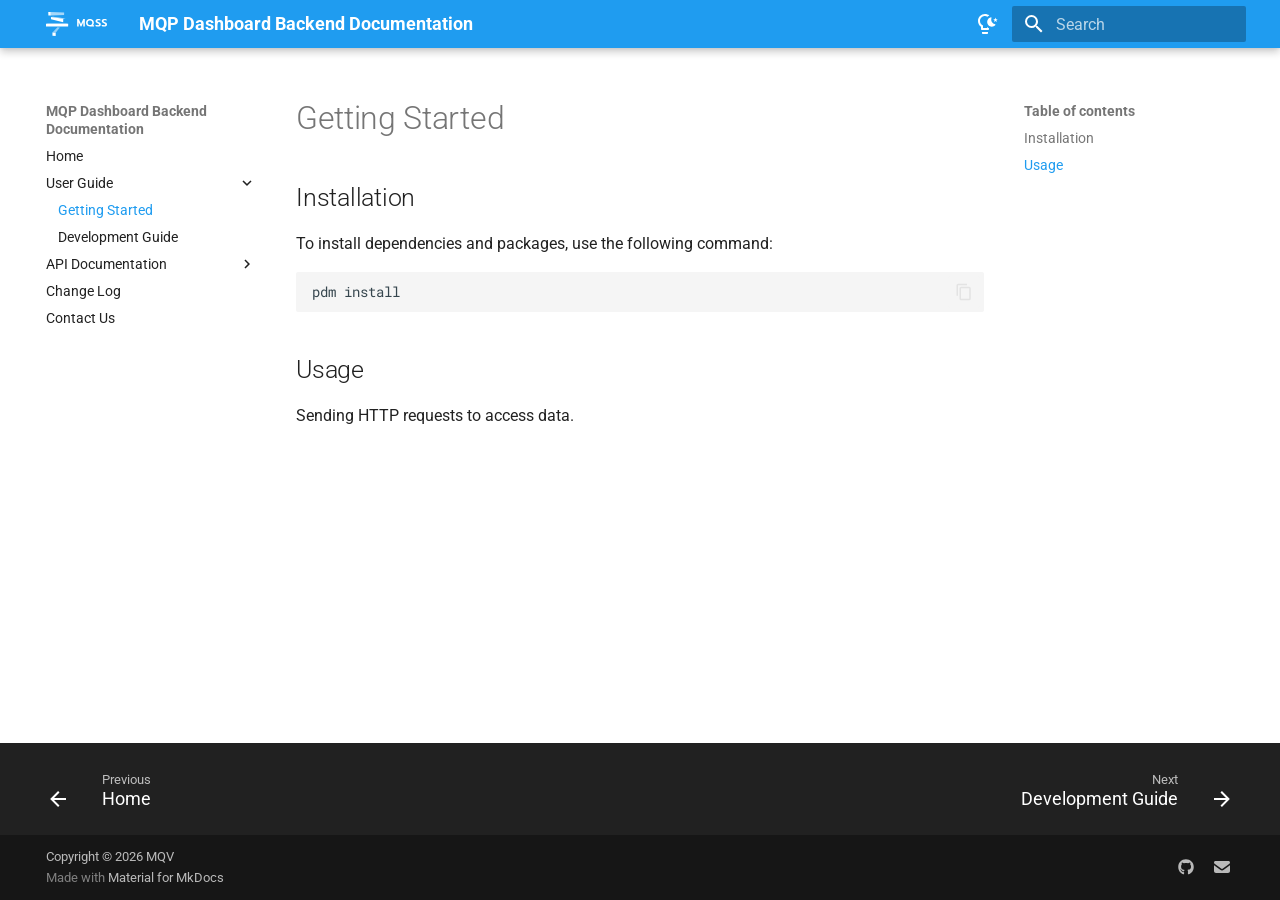
<file: user_guide/getting_started/index.html>
<!doctype html>
<html lang="en" class="no-js">
  <head>
    
      <meta charset="utf-8">
      <meta name="viewport" content="width=device-width,initial-scale=1">
      
      
      
      
        <link rel="prev" href="../..">
      
      
        <link rel="next" href="../development_guide/">
      
      
        
      
      
      <link rel="icon" href="../../assets/images/favicon.png">
      <meta name="generator" content="mkdocs-1.6.1, mkdocs-material-9.7.6">
    
    
      
        <title>Getting Started - MQP Dashboard Backend Documentation</title>
      
    
    
      <link rel="stylesheet" href="../../assets/stylesheets/main.484c7ddc.min.css">
      
        
        <link rel="stylesheet" href="../../assets/stylesheets/palette.ab4e12ef.min.css">
      
      


    
    
      
    
    
      
        
        
        <link rel="preconnect" href="https://fonts.gstatic.com" crossorigin>
        <link rel="stylesheet" href="https://fonts.googleapis.com/css?family=Roboto:300,300i,400,400i,700,700i%7CRoboto+Mono:400,400i,700,700i&display=fallback">
        <style>:root{--md-text-font:"Roboto";--md-code-font:"Roboto Mono"}</style>
      
    
    
      <link rel="stylesheet" href="../../assets/_mkdocstrings.css">
    
      <link rel="stylesheet" href="../../css/extra.css">
    
    <script>__md_scope=new URL("../..",location),__md_hash=e=>[...e].reduce(((e,_)=>(e<<5)-e+_.charCodeAt(0)),0),__md_get=(e,_=localStorage,t=__md_scope)=>JSON.parse(_.getItem(t.pathname+"."+e)),__md_set=(e,_,t=localStorage,a=__md_scope)=>{try{t.setItem(a.pathname+"."+e,JSON.stringify(_))}catch(e){}}</script>
    
      

    
    
  </head>
  
  
    
    
      
    
    
    
    
    <body dir="ltr" data-md-color-scheme="default" data-md-color-primary="custom" data-md-color-accent="deep-purple">
  
    
    <input class="md-toggle" data-md-toggle="drawer" type="checkbox" id="__drawer" autocomplete="off">
    <input class="md-toggle" data-md-toggle="search" type="checkbox" id="__search" autocomplete="off">
    <label class="md-overlay" for="__drawer"></label>
    <div data-md-component="skip">
      
        
        <a href="#getting-started" class="md-skip">
          Skip to content
        </a>
      
    </div>
    <div data-md-component="announce">
      
    </div>
    
    
      

  

<header class="md-header md-header--shadow" data-md-component="header">
  <nav class="md-header__inner md-grid" aria-label="Header">
    <a href="../.." title="MQP Dashboard Backend Documentation" class="md-header__button md-logo" aria-label="MQP Dashboard Backend Documentation" data-md-component="logo">
      
  <img src="../../img/mqss_logo_white.svg" alt="logo">

    </a>
    <label class="md-header__button md-icon" for="__drawer">
      
      <svg xmlns="http://www.w3.org/2000/svg" viewBox="0 0 24 24"><path d="M3 6h18v2H3zm0 5h18v2H3zm0 5h18v2H3z"/></svg>
    </label>
    <div class="md-header__title" data-md-component="header-title">
      <div class="md-header__ellipsis">
        <div class="md-header__topic">
          <span class="md-ellipsis">
            MQP Dashboard Backend Documentation
          </span>
        </div>
        <div class="md-header__topic" data-md-component="header-topic">
          <span class="md-ellipsis">
            
              Getting Started
            
          </span>
        </div>
      </div>
    </div>
    
      
        <form class="md-header__option" data-md-component="palette">
  
    
    
    
    <input class="md-option" data-md-color-media="" data-md-color-scheme="default" data-md-color-primary="custom" data-md-color-accent="deep-purple"  aria-label="Light mode"  type="radio" name="__palette" id="__palette_0">
    
      <label class="md-header__button md-icon" title="Light mode" for="__palette_1" hidden>
        <svg xmlns="http://www.w3.org/2000/svg" viewBox="0 0 24 24"><path d="M6 20h6v1c0 .55-.45 1-1 1H7c-.55 0-1-.45-1-1zm5-5.11V16H7v-2.42C5.23 12.81 4 11.05 4 9c0-2.76 2.24-5 5-5 .9 0 1.73.26 2.46.67.54-.47 1.2-.86 1.89-1.17C12.16 2.57 10.65 2 9 2 5.13 2 2 5.13 2 9c0 2.38 1.19 4.47 3 5.74V17c0 .55.45 1 1 1h6c.55 0 1-.45 1-1v-.68c-.75-.36-1.43-.82-2-1.43m9.92-4.95-.5-1.64 1.3-1.08-1.68-.04-.63-1.58-.56 1.61-1.68.11 1.33 1.03-.4 1.65 1.4-.97zm-1.8 2.31a4.62 4.62 0 0 1-3.27-2.28c-.73-1.26-.8-2.72-.35-4 .14-.34-.16-.68-.5-.63-3.44.66-5 4.79-2.78 7.61 1.81 2.24 5.28 2.32 7.17.05.23-.26.08-.7-.27-.75"/></svg>
      </label>
    
  
    
    
    
    <input class="md-option" data-md-color-media="" data-md-color-scheme="slate" data-md-color-primary="indigo" data-md-color-accent="deep-orange"  aria-label="Dark mode"  type="radio" name="__palette" id="__palette_1">
    
      <label class="md-header__button md-icon" title="Dark mode" for="__palette_0" hidden>
        <svg xmlns="http://www.w3.org/2000/svg" viewBox="0 0 24 24"><path d="M20 11h3v2h-3zM1 11h3v2H1zM13 1v3h-2V1zM4.92 3.5l2.13 2.14-1.42 1.41L3.5 4.93zm12.03 2.13 2.12-2.13 1.43 1.43-2.13 2.12zM12 6a6 6 0 0 1 6 6c0 2.22-1.21 4.16-3 5.2V19a1 1 0 0 1-1 1h-4a1 1 0 0 1-1-1v-1.8c-1.79-1.04-3-2.98-3-5.2a6 6 0 0 1 6-6m2 15v1a1 1 0 0 1-1 1h-2a1 1 0 0 1-1-1v-1zm-3-3h2v-2.13c1.73-.44 3-2.01 3-3.87a4 4 0 0 0-4-4 4 4 0 0 0-4 4c0 1.86 1.27 3.43 3 3.87z"/></svg>
      </label>
    
  
</form>
      
    
    
      <script>var palette=__md_get("__palette");if(palette&&palette.color){if("(prefers-color-scheme)"===palette.color.media){var media=matchMedia("(prefers-color-scheme: light)"),input=document.querySelector(media.matches?"[data-md-color-media='(prefers-color-scheme: light)']":"[data-md-color-media='(prefers-color-scheme: dark)']");palette.color.media=input.getAttribute("data-md-color-media"),palette.color.scheme=input.getAttribute("data-md-color-scheme"),palette.color.primary=input.getAttribute("data-md-color-primary"),palette.color.accent=input.getAttribute("data-md-color-accent")}for(var[key,value]of Object.entries(palette.color))document.body.setAttribute("data-md-color-"+key,value)}</script>
    
    
    
      
      
        <label class="md-header__button md-icon" for="__search">
          
          <svg xmlns="http://www.w3.org/2000/svg" viewBox="0 0 24 24"><path d="M9.5 3A6.5 6.5 0 0 1 16 9.5c0 1.61-.59 3.09-1.56 4.23l.27.27h.79l5 5-1.5 1.5-5-5v-.79l-.27-.27A6.52 6.52 0 0 1 9.5 16 6.5 6.5 0 0 1 3 9.5 6.5 6.5 0 0 1 9.5 3m0 2C7 5 5 7 5 9.5S7 14 9.5 14 14 12 14 9.5 12 5 9.5 5"/></svg>
        </label>
        <div class="md-search" data-md-component="search" role="dialog">
  <label class="md-search__overlay" for="__search"></label>
  <div class="md-search__inner" role="search">
    <form class="md-search__form" name="search">
      <input type="text" class="md-search__input" name="query" aria-label="Search" placeholder="Search" autocapitalize="off" autocorrect="off" autocomplete="off" spellcheck="false" data-md-component="search-query" required>
      <label class="md-search__icon md-icon" for="__search">
        
        <svg xmlns="http://www.w3.org/2000/svg" viewBox="0 0 24 24"><path d="M9.5 3A6.5 6.5 0 0 1 16 9.5c0 1.61-.59 3.09-1.56 4.23l.27.27h.79l5 5-1.5 1.5-5-5v-.79l-.27-.27A6.52 6.52 0 0 1 9.5 16 6.5 6.5 0 0 1 3 9.5 6.5 6.5 0 0 1 9.5 3m0 2C7 5 5 7 5 9.5S7 14 9.5 14 14 12 14 9.5 12 5 9.5 5"/></svg>
        
        <svg xmlns="http://www.w3.org/2000/svg" viewBox="0 0 24 24"><path d="M20 11v2H8l5.5 5.5-1.42 1.42L4.16 12l7.92-7.92L13.5 5.5 8 11z"/></svg>
      </label>
      <nav class="md-search__options" aria-label="Search">
        
        <button type="reset" class="md-search__icon md-icon" title="Clear" aria-label="Clear" tabindex="-1">
          
          <svg xmlns="http://www.w3.org/2000/svg" viewBox="0 0 24 24"><path d="M19 6.41 17.59 5 12 10.59 6.41 5 5 6.41 10.59 12 5 17.59 6.41 19 12 13.41 17.59 19 19 17.59 13.41 12z"/></svg>
        </button>
      </nav>
      
    </form>
    <div class="md-search__output">
      <div class="md-search__scrollwrap" tabindex="0" data-md-scrollfix>
        <div class="md-search-result" data-md-component="search-result">
          <div class="md-search-result__meta">
            Initializing search
          </div>
          <ol class="md-search-result__list" role="presentation"></ol>
        </div>
      </div>
    </div>
  </div>
</div>
      
    
    
  </nav>
  
</header>
    
    <div class="md-container" data-md-component="container">
      
      
        
          
        
      
      <main class="md-main" data-md-component="main">
        <div class="md-main__inner md-grid">
          
            
              
              <div class="md-sidebar md-sidebar--primary" data-md-component="sidebar" data-md-type="navigation" >
                <div class="md-sidebar__scrollwrap">
                  <div class="md-sidebar__inner">
                    



<nav class="md-nav md-nav--primary" aria-label="Navigation" data-md-level="0">
  <label class="md-nav__title" for="__drawer">
    <a href="../.." title="MQP Dashboard Backend Documentation" class="md-nav__button md-logo" aria-label="MQP Dashboard Backend Documentation" data-md-component="logo">
      
  <img src="../../img/mqss_logo_white.svg" alt="logo">

    </a>
    MQP Dashboard Backend Documentation
  </label>
  
  <ul class="md-nav__list" data-md-scrollfix>
    
      
      
  
  
  
  
    <li class="md-nav__item">
      <a href="../.." class="md-nav__link">
        
  
  
  <span class="md-ellipsis">
    
  
    Home
  

    
  </span>
  
  

      </a>
    </li>
  

    
      
      
  
  
    
  
  
  
    
    
    
    
    
    <li class="md-nav__item md-nav__item--active md-nav__item--nested">
      
        
        
        <input class="md-nav__toggle md-toggle " type="checkbox" id="__nav_2" checked>
        
          
          <label class="md-nav__link" for="__nav_2" id="__nav_2_label" tabindex="0">
            
  
  
  <span class="md-ellipsis">
    
  
    User Guide
  

    
  </span>
  
  

            <span class="md-nav__icon md-icon"></span>
          </label>
        
        <nav class="md-nav" data-md-level="1" aria-labelledby="__nav_2_label" aria-expanded="true">
          <label class="md-nav__title" for="__nav_2">
            <span class="md-nav__icon md-icon"></span>
            
  
    User Guide
  

          </label>
          <ul class="md-nav__list" data-md-scrollfix>
            
              
                
  
  
    
  
  
  
    <li class="md-nav__item md-nav__item--active">
      
      <input class="md-nav__toggle md-toggle" type="checkbox" id="__toc">
      
      
        
      
      
        <label class="md-nav__link md-nav__link--active" for="__toc">
          
  
  
  <span class="md-ellipsis">
    
  
    Getting Started
  

    
  </span>
  
  

          <span class="md-nav__icon md-icon"></span>
        </label>
      
      <a href="./" class="md-nav__link md-nav__link--active">
        
  
  
  <span class="md-ellipsis">
    
  
    Getting Started
  

    
  </span>
  
  

      </a>
      
        

<nav class="md-nav md-nav--secondary" aria-label="Table of contents">
  
  
  
    
  
  
    <label class="md-nav__title" for="__toc">
      <span class="md-nav__icon md-icon"></span>
      Table of contents
    </label>
    <ul class="md-nav__list" data-md-component="toc" data-md-scrollfix>
      
        <li class="md-nav__item">
  <a href="#installation" class="md-nav__link">
    <span class="md-ellipsis">
      
        Installation
      
    </span>
  </a>
  
</li>
      
        <li class="md-nav__item">
  <a href="#usage" class="md-nav__link">
    <span class="md-ellipsis">
      
        Usage
      
    </span>
  </a>
  
</li>
      
    </ul>
  
</nav>
      
    </li>
  

              
            
              
                
  
  
  
  
    <li class="md-nav__item">
      <a href="../development_guide/" class="md-nav__link">
        
  
  
  <span class="md-ellipsis">
    
  
    Development Guide
  

    
  </span>
  
  

      </a>
    </li>
  

              
            
          </ul>
        </nav>
      
    </li>
  

    
      
      
  
  
  
  
    
    
    
    
    
    <li class="md-nav__item md-nav__item--nested">
      
        
        
        <input class="md-nav__toggle md-toggle " type="checkbox" id="__nav_3" >
        
          
          <label class="md-nav__link" for="__nav_3" id="__nav_3_label" tabindex="0">
            
  
  
  <span class="md-ellipsis">
    
  
    API Documentation
  

    
  </span>
  
  

            <span class="md-nav__icon md-icon"></span>
          </label>
        
        <nav class="md-nav" data-md-level="1" aria-labelledby="__nav_3_label" aria-expanded="false">
          <label class="md-nav__title" for="__nav_3">
            <span class="md-nav__icon md-icon"></span>
            
  
    API Documentation
  

          </label>
          <ul class="md-nav__list" data-md-scrollfix>
            
              
                
  
  
  
  
    <li class="md-nav__item">
      <a href="../../api/login/" class="md-nav__link">
        
  
  
  <span class="md-ellipsis">
    
  
    Authentication
  

    
  </span>
  
  

      </a>
    </li>
  

              
            
              
                
  
  
  
  
    <li class="md-nav__item">
      <a href="../../api/feedbacks/" class="md-nav__link">
        
  
  
  <span class="md-ellipsis">
    
  
    Feedbacks
  

    
  </span>
  
  

      </a>
    </li>
  

              
            
              
                
  
  
  
  
    <li class="md-nav__item">
      <a href="../../api/jobs/" class="md-nav__link">
        
  
  
  <span class="md-ellipsis">
    
  
    Jobs
  

    
  </span>
  
  

      </a>
    </li>
  

              
            
              
                
  
  
  
  
    <li class="md-nav__item">
      <a href="../../api/resources/" class="md-nav__link">
        
  
  
  <span class="md-ellipsis">
    
  
    Resources
  

    
  </span>
  
  

      </a>
    </li>
  

              
            
              
                
  
  
  
  
    <li class="md-nav__item">
      <a href="../../api/telemetry/" class="md-nav__link">
        
  
  
  <span class="md-ellipsis">
    
  
    Telemetry
  

    
  </span>
  
  

      </a>
    </li>
  

              
            
              
                
  
  
  
  
    <li class="md-nav__item">
      <a href="../../api/tokens/" class="md-nav__link">
        
  
  
  <span class="md-ellipsis">
    
  
    Tokens
  

    
  </span>
  
  

      </a>
    </li>
  

              
            
          </ul>
        </nav>
      
    </li>
  

    
      
      
  
  
  
  
    <li class="md-nav__item">
      <a href="../../CHANGELOG/" class="md-nav__link">
        
  
  
  <span class="md-ellipsis">
    
  
    Change Log
  

    
  </span>
  
  

      </a>
    </li>
  

    
      
      
  
  
  
  
    <li class="md-nav__item">
      <a href="../../contact/" class="md-nav__link">
        
  
  
  <span class="md-ellipsis">
    
  
    Contact Us
  

    
  </span>
  
  

      </a>
    </li>
  

    
  </ul>
</nav>
                  </div>
                </div>
              </div>
            
            
              
              <div class="md-sidebar md-sidebar--secondary" data-md-component="sidebar" data-md-type="toc" >
                <div class="md-sidebar__scrollwrap">
                  <div class="md-sidebar__inner">
                    

<nav class="md-nav md-nav--secondary" aria-label="Table of contents">
  
  
  
    
  
  
    <label class="md-nav__title" for="__toc">
      <span class="md-nav__icon md-icon"></span>
      Table of contents
    </label>
    <ul class="md-nav__list" data-md-component="toc" data-md-scrollfix>
      
        <li class="md-nav__item">
  <a href="#installation" class="md-nav__link">
    <span class="md-ellipsis">
      
        Installation
      
    </span>
  </a>
  
</li>
      
        <li class="md-nav__item">
  <a href="#usage" class="md-nav__link">
    <span class="md-ellipsis">
      
        Usage
      
    </span>
  </a>
  
</li>
      
    </ul>
  
</nav>
                  </div>
                </div>
              </div>
            
          
          
            <div class="md-content" data-md-component="content">
              
              <article class="md-content__inner md-typeset">
                
                  



<h1 id="getting-started">Getting Started<a class="headerlink" href="#getting-started" title="Permanent link">&para;</a></h1>
<h2 id="installation">Installation<a class="headerlink" href="#installation" title="Permanent link">&para;</a></h2>
<p>To install dependencies and packages, use the following command:
<div class="highlight"><pre><span></span><code>pdm<span class="w"> </span>install
</code></pre></div></p>
<h2 id="usage">Usage<a class="headerlink" href="#usage" title="Permanent link">&para;</a></h2>
<p>Sending HTTP requests to access data.</p>












                
              </article>
            </div>
          
          
<script>var target=document.getElementById(location.hash.slice(1));target&&target.name&&(target.checked=target.name.startsWith("__tabbed_"))</script>
        </div>
        
      </main>
      
        <footer class="md-footer">
  
    
      
      <nav class="md-footer__inner md-grid" aria-label="Footer" >
        
          
          <a href="../.." class="md-footer__link md-footer__link--prev" aria-label="Previous: Home">
            <div class="md-footer__button md-icon">
              
              <svg xmlns="http://www.w3.org/2000/svg" viewBox="0 0 24 24"><path d="M20 11v2H8l5.5 5.5-1.42 1.42L4.16 12l7.92-7.92L13.5 5.5 8 11z"/></svg>
            </div>
            <div class="md-footer__title">
              <span class="md-footer__direction">
                Previous
              </span>
              <div class="md-ellipsis">
                Home
              </div>
            </div>
          </a>
        
        
          
          <a href="../development_guide/" class="md-footer__link md-footer__link--next" aria-label="Next: Development Guide">
            <div class="md-footer__title">
              <span class="md-footer__direction">
                Next
              </span>
              <div class="md-ellipsis">
                Development Guide
              </div>
            </div>
            <div class="md-footer__button md-icon">
              
              <svg xmlns="http://www.w3.org/2000/svg" viewBox="0 0 24 24"><path d="M4 11v2h12l-5.5 5.5 1.42 1.42L19.84 12l-7.92-7.92L10.5 5.5 16 11z"/></svg>
            </div>
          </a>
        
      </nav>
    
  
  <div class="md-footer-meta md-typeset">
    <div class="md-footer-meta__inner md-grid">
      <div class="md-copyright">
  
    <div class="md-copyright__highlight">
      Copyright &copy; 2026 MQV
    </div>
  
  
    Made with
    <a href="https://squidfunk.github.io/mkdocs-material/" target="_blank" rel="noopener">
      Material for MkDocs
    </a>
  
</div>
      
        
<div class="md-social">
  
    
    
    
    
      
      
    
    <a href="https://github.com/Munich-Quantum-Software-Stack/MQP-Dashboard-Backend" target="_blank" rel="noopener" title="github.com" class="md-social__link">
      <svg xmlns="http://www.w3.org/2000/svg" viewBox="0 0 512 512"><!--! Font Awesome Free 7.1.0 by @fontawesome - https://fontawesome.com License - https://fontawesome.com/license/free (Icons: CC BY 4.0, Fonts: SIL OFL 1.1, Code: MIT License) Copyright 2025 Fonticons, Inc.--><path d="M173.9 397.4c0 2-2.3 3.6-5.2 3.6-3.3.3-5.6-1.3-5.6-3.6 0-2 2.3-3.6 5.2-3.6 3-.3 5.6 1.3 5.6 3.6m-31.1-4.5c-.7 2 1.3 4.3 4.3 4.9 2.6 1 5.6 0 6.2-2s-1.3-4.3-4.3-5.2c-2.6-.7-5.5.3-6.2 2.3m44.2-1.7c-2.9.7-4.9 2.6-4.6 4.9.3 2 2.9 3.3 5.9 2.6 2.9-.7 4.9-2.6 4.6-4.6-.3-1.9-3-3.2-5.9-2.9M252.8 8C114.1 8 8 113.3 8 252c0 110.9 69.8 205.8 169.5 239.2 12.8 2.3 17.3-5.6 17.3-12.1 0-6.2-.3-40.4-.3-61.4 0 0-70 15-84.7-29.8 0 0-11.4-29.1-27.8-36.6 0 0-22.9-15.7 1.6-15.4 0 0 24.9 2 38.6 25.8 21.9 38.6 58.6 27.5 72.9 20.9 2.3-16 8.8-27.1 16-33.7-55.9-6.2-112.3-14.3-112.3-110.5 0-27.5 7.6-41.3 23.6-58.9-2.6-6.5-11.1-33.3 2.6-67.9 20.9-6.5 69 27 69 27 20-5.6 41.5-8.5 62.8-8.5s42.8 2.9 62.8 8.5c0 0 48.1-33.6 69-27 13.7 34.7 5.2 61.4 2.6 67.9 16 17.7 25.8 31.5 25.8 58.9 0 96.5-58.9 104.2-114.8 110.5 9.2 7.9 17 22.9 17 46.4 0 33.7-.3 75.4-.3 83.6 0 6.5 4.6 14.4 17.3 12.1C436.2 457.8 504 362.9 504 252 504 113.3 391.5 8 252.8 8M105.2 352.9c-1.3 1-1 3.3.7 5.2 1.6 1.6 3.9 2.3 5.2 1 1.3-1 1-3.3-.7-5.2-1.6-1.6-3.9-2.3-5.2-1m-10.8-8.1c-.7 1.3.3 2.9 2.3 3.9 1.6 1 3.6.7 4.3-.7.7-1.3-.3-2.9-2.3-3.9-2-.6-3.6-.3-4.3.7m32.4 35.6c-1.6 1.3-1 4.3 1.3 6.2 2.3 2.3 5.2 2.6 6.5 1 1.3-1.3.7-4.3-1.3-6.2-2.2-2.3-5.2-2.6-6.5-1m-11.4-14.7c-1.6 1-1.6 3.6 0 5.9s4.3 3.3 5.6 2.3c1.6-1.3 1.6-3.9 0-6.2-1.4-2.3-4-3.3-5.6-2"/></svg>
    </a>
  
    
    
    
    
    <a href="mailto:quantum@lrz.de" target="_blank" rel="noopener" title="" class="md-social__link">
      <svg xmlns="http://www.w3.org/2000/svg" viewBox="0 0 512 512"><!--! Font Awesome Free 7.1.0 by @fontawesome - https://fontawesome.com License - https://fontawesome.com/license/free (Icons: CC BY 4.0, Fonts: SIL OFL 1.1, Code: MIT License) Copyright 2025 Fonticons, Inc.--><path d="M48 64C21.5 64 0 85.5 0 112c0 15.1 7.1 29.3 19.2 38.4l208 156a48 48 0 0 0 57.6 0l208-156c12.1-9.1 19.2-23.3 19.2-38.4 0-26.5-21.5-48-48-48zM0 196v188c0 35.3 28.7 64 64 64h384c35.3 0 64-28.7 64-64V196L313.6 344.8c-34.1 25.6-81.1 25.6-115.2 0z"/></svg>
    </a>
  
</div>
      
    </div>
  </div>
</footer>
      
    </div>
    <div class="md-dialog" data-md-component="dialog">
      <div class="md-dialog__inner md-typeset"></div>
    </div>
    
    
    
      
      
      <script id="__config" type="application/json">{"annotate": null, "base": "../..", "features": ["content.code.copy", "navigation.instant", "navigation.footer"], "search": "../../assets/javascripts/workers/search.2c215733.min.js", "tags": null, "translations": {"clipboard.copied": "Copied to clipboard", "clipboard.copy": "Copy to clipboard", "search.result.more.one": "1 more on this page", "search.result.more.other": "# more on this page", "search.result.none": "No matching documents", "search.result.one": "1 matching document", "search.result.other": "# matching documents", "search.result.placeholder": "Type to start searching", "search.result.term.missing": "Missing", "select.version": "Select version"}, "version": null}</script>
    
    
      <script src="../../assets/javascripts/bundle.79ae519e.min.js"></script>
      
    
  </body>
</html>
</file>
<file: assets/_mkdocstrings.css>
/* Avoid breaking parameter names, etc. in table cells. */
.doc-contents td code {
  word-break: normal !important;
}

/* No line break before first paragraph of descriptions. */
.doc-md-description,
.doc-md-description>p:first-child {
  display: inline;
}

/* No text transformation from Material for MkDocs for H5 headings. */
.md-typeset h5 .doc-object-name {
  text-transform: none;
}

/* Max width for docstring sections tables. */
.doc .md-typeset__table,
.doc .md-typeset__table table {
  display: table !important;
  width: 100%;
}

.doc .md-typeset__table tr {
  display: table-row;
}

/* Defaults in Spacy table style. */
.doc-param-default,
.doc-type_param-default {
  float: right;
}

/* Parameter headings must be inline, not blocks. */
.doc-heading-parameter,
.doc-heading-type_parameter {
  display: inline;
}

/* Default font size for parameter headings. */
.md-typeset .doc-heading-parameter {
  font-size: inherit;
}

/* Prefer space on the right, not the left of parameter permalinks. */
.doc-heading-parameter .headerlink,
.doc-heading-type_parameter .headerlink {
  margin-left: 0 !important;
  margin-right: 0.2rem;
}

/* Backward-compatibility: docstring section titles in bold. */
.doc-section-title {
  font-weight: bold;
}

/* Backlinks crumb separator. */
.doc-backlink-crumb {
  display: inline-flex;
  gap: .2rem;
  white-space: nowrap;
  align-items: center;
  vertical-align: middle;
}
.doc-backlink-crumb:not(:first-child)::before {
  background-color: var(--md-default-fg-color--lighter);
  content: "";
  display: inline;
  height: 1rem;
  --md-path-icon: url('data:image/svg+xml;charset=utf-8,<svg xmlns="http://www.w3.org/2000/svg" viewBox="0 0 24 24"><path d="M8.59 16.58 13.17 12 8.59 7.41 10 6l6 6-6 6z"/></svg>');
  -webkit-mask-image: var(--md-path-icon);
  mask-image: var(--md-path-icon);
  width: 1rem;
}
.doc-backlink-crumb.last {
  font-weight: bold;
}

/* Symbols in Navigation and ToC. */
:root, :host,
[data-md-color-scheme="default"] {
  --doc-symbol-parameter-fg-color: #df50af;
  --doc-symbol-type_parameter-fg-color: #df50af;
  --doc-symbol-attribute-fg-color: #953800;
  --doc-symbol-function-fg-color: #8250df;
  --doc-symbol-method-fg-color: #8250df;
  --doc-symbol-class-fg-color: #0550ae;
  --doc-symbol-type_alias-fg-color: #0550ae;
  --doc-symbol-module-fg-color: #5cad0f;

  --doc-symbol-parameter-bg-color: #df50af1a;
  --doc-symbol-type_parameter-bg-color: #df50af1a;
  --doc-symbol-attribute-bg-color: #9538001a;
  --doc-symbol-function-bg-color: #8250df1a;
  --doc-symbol-method-bg-color: #8250df1a;
  --doc-symbol-class-bg-color: #0550ae1a;
  --doc-symbol-type_alias-bg-color: #0550ae1a;
  --doc-symbol-module-bg-color: #5cad0f1a;
}

[data-md-color-scheme="slate"] {
  --doc-symbol-parameter-fg-color: #ffa8cc;
  --doc-symbol-type_parameter-fg-color: #ffa8cc;
  --doc-symbol-attribute-fg-color: #ffa657;
  --doc-symbol-function-fg-color: #d2a8ff;
  --doc-symbol-method-fg-color: #d2a8ff;
  --doc-symbol-class-fg-color: #79c0ff;
  --doc-symbol-type_alias-fg-color: #79c0ff;
  --doc-symbol-module-fg-color: #baff79;

  --doc-symbol-parameter-bg-color: #ffa8cc1a;
  --doc-symbol-type_parameter-bg-color: #ffa8cc1a;
  --doc-symbol-attribute-bg-color: #ffa6571a;
  --doc-symbol-function-bg-color: #d2a8ff1a;
  --doc-symbol-method-bg-color: #d2a8ff1a;
  --doc-symbol-class-bg-color: #79c0ff1a;
  --doc-symbol-type_alias-bg-color: #79c0ff1a;
  --doc-symbol-module-bg-color: #baff791a;
}

code.doc-symbol {
  border-radius: .1rem;
  font-size: .85em;
  padding: 0 .3em;
  font-weight: bold;
}

code.doc-symbol-parameter,
a code.doc-symbol-parameter {
  color: var(--doc-symbol-parameter-fg-color);
  background-color: var(--doc-symbol-parameter-bg-color);
}

code.doc-symbol-parameter::after {
  content: "param";
}

code.doc-symbol-type_parameter,
a code.doc-symbol-type_parameter {
  color: var(--doc-symbol-type_parameter-fg-color);
  background-color: var(--doc-symbol-type_parameter-bg-color);
}

code.doc-symbol-type_parameter::after {
  content: "type-param";
}

code.doc-symbol-attribute,
a code.doc-symbol-attribute {
  color: var(--doc-symbol-attribute-fg-color);
  background-color: var(--doc-symbol-attribute-bg-color);
}

code.doc-symbol-attribute::after {
  content: "attr";
}

code.doc-symbol-function,
a code.doc-symbol-function {
  color: var(--doc-symbol-function-fg-color);
  background-color: var(--doc-symbol-function-bg-color);
}

code.doc-symbol-function::after {
  content: "func";
}

code.doc-symbol-method,
a code.doc-symbol-method {
  color: var(--doc-symbol-method-fg-color);
  background-color: var(--doc-symbol-method-bg-color);
}

code.doc-symbol-method::after {
  content: "meth";
}

code.doc-symbol-class,
a code.doc-symbol-class {
  color: var(--doc-symbol-class-fg-color);
  background-color: var(--doc-symbol-class-bg-color);
}

code.doc-symbol-class::after {
  content: "class";
}


code.doc-symbol-type_alias,
a code.doc-symbol-type_alias {
  color: var(--doc-symbol-type_alias-fg-color);
  background-color: var(--doc-symbol-type_alias-bg-color);
}

code.doc-symbol-type_alias::after {
  content: "type";
}

code.doc-symbol-module,
a code.doc-symbol-module {
  color: var(--doc-symbol-module-fg-color);
  background-color: var(--doc-symbol-module-bg-color);
}

code.doc-symbol-module::after {
  content: "mod";
}

.doc-signature .autorefs {
  color: inherit;
  border-bottom: 1px dotted currentcolor;
}

/* Source code blocks (admonitions). */
:root {
  --md-admonition-icon--mkdocstrings-source: url('data:image/svg+xml;charset=utf-8,<svg xmlns="http://www.w3.org/2000/svg" viewBox="0 0 24 24"><path d="M15.22 4.97a.75.75 0 0 1 1.06 0l6.5 6.5a.75.75 0 0 1 0 1.06l-6.5 6.5a.749.749 0 0 1-1.275-.326.75.75 0 0 1 .215-.734L21.19 12l-5.97-5.97a.75.75 0 0 1 0-1.06m-6.44 0a.75.75 0 0 1 0 1.06L2.81 12l5.97 5.97a.749.749 0 0 1-.326 1.275.75.75 0 0 1-.734-.215l-6.5-6.5a.75.75 0 0 1 0-1.06l6.5-6.5a.75.75 0 0 1 1.06 0"/></svg>')
}
.md-typeset .admonition.mkdocstrings-source,
.md-typeset details.mkdocstrings-source {
  border: none;
  padding: 0;
}
.md-typeset .admonition.mkdocstrings-source:focus-within,
.md-typeset details.mkdocstrings-source:focus-within {
  box-shadow: none;
}
.md-typeset .mkdocstrings-source > .admonition-title,
.md-typeset .mkdocstrings-source > summary {
  background-color: inherit;
}
.md-typeset .mkdocstrings-source > .admonition-title::before,
.md-typeset .mkdocstrings-source > summary::before {
  background-color: var(--md-default-fg-color);
  -webkit-mask-image: var(--md-admonition-icon--mkdocstrings-source);
          mask-image: var(--md-admonition-icon--mkdocstrings-source);
}
</file>
<file: css/extra.css>
:root {
    --md-primary-fg-color: #1f9cf0;
    --md-accent-fg-color: #0c39dd;
}
</file>
<file: assets/stylesheets/main.484c7ddc.min.css>
@charset "UTF-8";html{-webkit-text-size-adjust:none;-moz-text-size-adjust:none;text-size-adjust:none;box-sizing:border-box}*,:after,:before{box-sizing:inherit}@media (prefers-reduced-motion){*,:after,:before{transition:none!important}}body{margin:0}a,button,input,label{-webkit-tap-highlight-color:transparent}a{color:inherit;text-decoration:none}hr{border:0;box-sizing:initial;display:block;height:.05rem;overflow:visible;padding:0}small{font-size:80%}sub,sup{line-height:1em}img{border-style:none}table{border-collapse:initial;border-spacing:0}td,th{font-weight:400;vertical-align:top}button{background:#0000;border:0;font-family:inherit;font-size:inherit;margin:0;padding:0}input{border:0;outline:none}:root{--md-primary-fg-color:#4051b5;--md-primary-fg-color--light:#5d6cc0;--md-primary-fg-color--dark:#303fa1;--md-primary-bg-color:#fff;--md-primary-bg-color--light:#ffffffb3;--md-accent-fg-color:#526cfe;--md-accent-fg-color--transparent:#526cfe1a;--md-accent-bg-color:#fff;--md-accent-bg-color--light:#ffffffb3}[data-md-color-scheme=default]{color-scheme:light}[data-md-color-scheme=default] img[src$="#gh-dark-mode-only"],[data-md-color-scheme=default] img[src$="#only-dark"]{display:none}:root,[data-md-color-scheme=default]{--md-hue:225deg;--md-default-fg-color:#000000de;--md-default-fg-color--light:#0000008a;--md-default-fg-color--lighter:#00000052;--md-default-fg-color--lightest:#00000012;--md-default-bg-color:#fff;--md-default-bg-color--light:#ffffffb3;--md-default-bg-color--lighter:#ffffff4d;--md-default-bg-color--lightest:#ffffff1f;--md-code-fg-color:#36464e;--md-code-bg-color:#f5f5f5;--md-code-bg-color--light:#f5f5f5b3;--md-code-bg-color--lighter:#f5f5f54d;--md-code-hl-color:#4287ff;--md-code-hl-color--light:#4287ff1a;--md-code-hl-number-color:#d52a2a;--md-code-hl-special-color:#db1457;--md-code-hl-function-color:#a846b9;--md-code-hl-constant-color:#6e59d9;--md-code-hl-keyword-color:#3f6ec6;--md-code-hl-string-color:#1c7d4d;--md-code-hl-name-color:var(--md-code-fg-color);--md-code-hl-operator-color:var(--md-default-fg-color--light);--md-code-hl-punctuation-color:var(--md-default-fg-color--light);--md-code-hl-comment-color:var(--md-default-fg-color--light);--md-code-hl-generic-color:var(--md-default-fg-color--light);--md-code-hl-variable-color:var(--md-default-fg-color--light);--md-typeset-color:var(--md-default-fg-color);--md-typeset-a-color:var(--md-primary-fg-color);--md-typeset-del-color:#f5503d26;--md-typeset-ins-color:#0bd57026;--md-typeset-kbd-color:#fafafa;--md-typeset-kbd-accent-color:#fff;--md-typeset-kbd-border-color:#b8b8b8;--md-typeset-mark-color:#ffff0080;--md-typeset-table-color:#0000001f;--md-typeset-table-color--light:rgba(0,0,0,.035);--md-admonition-fg-color:var(--md-default-fg-color);--md-admonition-bg-color:var(--md-default-bg-color);--md-warning-fg-color:#000000de;--md-warning-bg-color:#ff9;--md-footer-fg-color:#fff;--md-footer-fg-color--light:#ffffffb3;--md-footer-fg-color--lighter:#ffffff73;--md-footer-bg-color:#000000de;--md-footer-bg-color--dark:#00000052;--md-shadow-z1:0 0.2rem 0.5rem #0000000d,0 0 0.05rem #0000001a;--md-shadow-z2:0 0.2rem 0.5rem #0000001a,0 0 0.05rem #00000040;--md-shadow-z3:0 0.2rem 0.5rem #0003,0 0 0.05rem #00000059}.md-icon svg{fill:currentcolor;display:block;height:1.2rem;width:1.2rem}body{-webkit-font-smoothing:antialiased;-moz-osx-font-smoothing:grayscale;--md-text-font-family:var(--md-text-font,_),-apple-system,BlinkMacSystemFont,Helvetica,Arial,sans-serif;--md-code-font-family:var(--md-code-font,_),SFMono-Regular,Consolas,Menlo,monospace}aside,body,input{font-feature-settings:"kern","liga";color:var(--md-typeset-color);font-family:var(--md-text-font-family)}code,kbd,pre{font-feature-settings:"kern";font-family:var(--md-code-font-family)}:root{--md-typeset-table-sort-icon:url('data:image/svg+xml;charset=utf-8,<svg xmlns="http://www.w3.org/2000/svg" viewBox="0 0 24 24"><path d="m18 21-4-4h3V7h-3l4-4 4 4h-3v10h3M2 19v-2h10v2M2 13v-2h7v2M2 7V5h4v2z"/></svg>');--md-typeset-table-sort-icon--asc:url('data:image/svg+xml;charset=utf-8,<svg xmlns="http://www.w3.org/2000/svg" viewBox="0 0 24 24"><path d="M19 17h3l-4 4-4-4h3V3h2M2 17h10v2H2M6 5v2H2V5m0 6h7v2H2z"/></svg>');--md-typeset-table-sort-icon--desc:url('data:image/svg+xml;charset=utf-8,<svg xmlns="http://www.w3.org/2000/svg" viewBox="0 0 24 24"><path d="M19 7h3l-4-4-4 4h3v14h2M2 17h10v2H2M6 5v2H2V5m0 6h7v2H2z"/></svg>')}.md-typeset{-webkit-print-color-adjust:exact;color-adjust:exact;font-size:.8rem;line-height:1.6;overflow-wrap:break-word}@media print{.md-typeset{font-size:.68rem}}.md-typeset blockquote,.md-typeset dl,.md-typeset figure,.md-typeset ol,.md-typeset pre,.md-typeset ul{margin-bottom:1em;margin-top:1em}.md-typeset h1{color:var(--md-default-fg-color--light);font-size:2em;line-height:1.3;margin:0 0 1.25em}.md-typeset h1,.md-typeset h2{font-weight:300;letter-spacing:-.01em}.md-typeset h2{font-size:1.5625em;line-height:1.4;margin:1.6em 0 .64em}.md-typeset h3{font-size:1.25em;font-weight:400;letter-spacing:-.01em;line-height:1.5;margin:1.6em 0 .8em}.md-typeset h2+h3{margin-top:.8em}.md-typeset h4{font-weight:700;letter-spacing:-.01em;margin:1em 0}.md-typeset h5,.md-typeset h6{color:var(--md-default-fg-color--light);font-size:.8em;font-weight:700;letter-spacing:-.01em;margin:1.25em 0}.md-typeset h5{text-transform:uppercase}.md-typeset h5 code{text-transform:none}.md-typeset hr{border-bottom:.05rem solid var(--md-default-fg-color--lightest);display:flow-root;margin:1.5em 0}.md-typeset a{color:var(--md-typeset-a-color);word-break:break-word}.md-typeset a,.md-typeset a:before{transition:color 125ms}.md-typeset a:focus,.md-typeset a:hover{color:var(--md-accent-fg-color)}.md-typeset a:focus code,.md-typeset a:hover code{background-color:var(--md-accent-fg-color--transparent);color:var(--md-accent-fg-color)}.md-typeset a code{color:var(--md-typeset-a-color)}.md-typeset a.focus-visible{outline-color:var(--md-accent-fg-color);outline-offset:.2rem}.md-typeset code,.md-typeset kbd,.md-typeset pre{color:var(--md-code-fg-color);direction:ltr;font-variant-ligatures:none;transition:background-color 125ms}@media print{.md-typeset code,.md-typeset kbd,.md-typeset pre{white-space:pre-wrap}}.md-typeset code{background-color:var(--md-code-bg-color);border-radius:.1rem;-webkit-box-decoration-break:clone;box-decoration-break:clone;font-size:.85em;padding:0 .2941176471em;transition:color 125ms,background-color 125ms;word-break:break-word}.md-typeset code:not(.focus-visible){-webkit-tap-highlight-color:transparent;outline:none}.md-typeset pre{display:flow-root;line-height:1.4;position:relative}.md-typeset pre>code{-webkit-box-decoration-break:slice;box-decoration-break:slice;box-shadow:none;display:block;margin:0;outline-color:var(--md-accent-fg-color);overflow:auto;padding:.7720588235em 1.1764705882em;scrollbar-color:var(--md-default-fg-color--lighter) #0000;scrollbar-width:thin;touch-action:auto;word-break:normal}.md-typeset pre>code:hover{scrollbar-color:var(--md-accent-fg-color) #0000}.md-typeset pre>code::-webkit-scrollbar{height:.2rem;width:.2rem}.md-typeset pre>code::-webkit-scrollbar-thumb{background-color:var(--md-default-fg-color--lighter)}.md-typeset pre>code::-webkit-scrollbar-thumb:hover{background-color:var(--md-accent-fg-color)}.md-typeset kbd{background-color:var(--md-typeset-kbd-color);border-radius:.1rem;box-shadow:0 .1rem 0 .05rem var(--md-typeset-kbd-border-color),0 .1rem 0 var(--md-typeset-kbd-border-color),0 -.1rem .2rem var(--md-typeset-kbd-accent-color) inset;color:var(--md-default-fg-color);display:inline-block;font-size:.75em;padding:0 .6666666667em;vertical-align:text-top;word-break:break-word}.md-typeset mark{background-color:var(--md-typeset-mark-color);-webkit-box-decoration-break:clone;box-decoration-break:clone;color:inherit;word-break:break-word}.md-typeset abbr{cursor:help;text-decoration:none}.md-typeset [data-preview],.md-typeset abbr{border-bottom:.05rem dotted var(--md-default-fg-color--light)}.md-typeset small{opacity:.75}[dir=ltr] .md-typeset sub,[dir=ltr] .md-typeset sup{margin-left:.078125em}[dir=rtl] .md-typeset sub,[dir=rtl] .md-typeset sup{margin-right:.078125em}[dir=ltr] .md-typeset blockquote{padding-left:.6rem}[dir=rtl] .md-typeset blockquote{padding-right:.6rem}[dir=ltr] .md-typeset blockquote{border-left:.2rem solid var(--md-default-fg-color--lighter)}[dir=rtl] .md-typeset blockquote{border-right:.2rem solid var(--md-default-fg-color--lighter)}.md-typeset blockquote{color:var(--md-default-fg-color--light);margin-left:0;margin-right:0}.md-typeset ul{list-style-type:disc}.md-typeset ul[type]{list-style-type:revert-layer}[dir=ltr] .md-typeset ol,[dir=ltr] .md-typeset ul{margin-left:.625em}[dir=rtl] .md-typeset ol,[dir=rtl] .md-typeset ul{margin-right:.625em}.md-typeset ol,.md-typeset ul{padding:0}.md-typeset ol:not([hidden]),.md-typeset ul:not([hidden]){display:flow-root}.md-typeset ol ol,.md-typeset ul ol{list-style-type:lower-alpha}.md-typeset ol ol ol,.md-typeset ul ol ol{list-style-type:lower-roman}.md-typeset ol ol ol ol,.md-typeset ul ol ol ol{list-style-type:upper-alpha}.md-typeset ol ol ol ol ol,.md-typeset ul ol ol ol ol{list-style-type:upper-roman}.md-typeset ol[type],.md-typeset ul[type]{list-style-type:revert-layer}[dir=ltr] .md-typeset ol li,[dir=ltr] .md-typeset ul li{margin-left:1.25em}[dir=rtl] .md-typeset ol li,[dir=rtl] .md-typeset ul li{margin-right:1.25em}.md-typeset ol li,.md-typeset ul li{margin-bottom:.5em}.md-typeset ol li blockquote,.md-typeset ol li p,.md-typeset ul li blockquote,.md-typeset ul li p{margin:.5em 0}.md-typeset ol li:last-child,.md-typeset ul li:last-child{margin-bottom:0}[dir=ltr] .md-typeset ol li ol,[dir=ltr] .md-typeset ol li ul,[dir=ltr] .md-typeset ul li ol,[dir=ltr] .md-typeset ul li ul{margin-left:.625em}[dir=rtl] .md-typeset ol li ol,[dir=rtl] .md-typeset ol li ul,[dir=rtl] .md-typeset ul li ol,[dir=rtl] .md-typeset ul li ul{margin-right:.625em}.md-typeset ol li ol,.md-typeset ol li ul,.md-typeset ul li ol,.md-typeset ul li ul{margin-bottom:.5em;margin-top:.5em}[dir=ltr] .md-typeset dd{margin-left:1.875em}[dir=rtl] .md-typeset dd{margin-right:1.875em}.md-typeset dd{margin-bottom:1.5em;margin-top:1em}.md-typeset img,.md-typeset svg,.md-typeset video{height:auto;max-width:100%}.md-typeset img[align=left]{margin:1em 1em 1em 0}.md-typeset img[align=right]{margin:1em 0 1em 1em}.md-typeset img[align]:only-child{margin-top:0}.md-typeset figure{display:flow-root;margin:1em auto;max-width:100%;text-align:center;width:fit-content}.md-typeset figure img{display:block;margin:0 auto}.md-typeset figcaption{font-style:italic;margin:1em auto;max-width:24rem}.md-typeset iframe{max-width:100%}.md-typeset table:not([class]){background-color:var(--md-default-bg-color);border:.05rem solid var(--md-typeset-table-color);border-radius:.1rem;display:inline-block;font-size:.64rem;max-width:100%;overflow:auto;touch-action:auto}@media print{.md-typeset table:not([class]){display:table}}.md-typeset table:not([class])+*{margin-top:1.5em}.md-typeset table:not([class]) td>:first-child,.md-typeset table:not([class]) th>:first-child{margin-top:0}.md-typeset table:not([class]) td>:last-child,.md-typeset table:not([class]) th>:last-child{margin-bottom:0}.md-typeset table:not([class]) td:not([align]),.md-typeset table:not([class]) th:not([align]){text-align:left}[dir=rtl] .md-typeset table:not([class]) td:not([align]),[dir=rtl] .md-typeset table:not([class]) th:not([align]){text-align:right}.md-typeset table:not([class]) th{font-weight:700;min-width:5rem;padding:.9375em 1.25em;vertical-align:top}.md-typeset table:not([class]) td{border-top:.05rem solid var(--md-typeset-table-color);padding:.9375em 1.25em;vertical-align:top}.md-typeset table:not([class]) tbody tr{transition:background-color 125ms}.md-typeset table:not([class]) tbody tr:hover{background-color:var(--md-typeset-table-color--light);box-shadow:0 .05rem 0 var(--md-default-bg-color) inset}.md-typeset table:not([class]) a{word-break:normal}.md-typeset table th[role=columnheader]{cursor:pointer}[dir=ltr] .md-typeset table th[role=columnheader]:after{margin-left:.5em}[dir=rtl] .md-typeset table th[role=columnheader]:after{margin-right:.5em}.md-typeset table th[role=columnheader]:after{content:"";display:inline-block;height:1.2em;-webkit-mask-image:var(--md-typeset-table-sort-icon);mask-image:var(--md-typeset-table-sort-icon);-webkit-mask-repeat:no-repeat;mask-repeat:no-repeat;-webkit-mask-size:contain;mask-size:contain;transition:background-color 125ms;vertical-align:text-bottom;width:1.2em}.md-typeset table th[role=columnheader]:hover:after{background-color:var(--md-default-fg-color--lighter)}.md-typeset table th[role=columnheader][aria-sort=ascending]:after{background-color:var(--md-default-fg-color--light);-webkit-mask-image:var(--md-typeset-table-sort-icon--asc);mask-image:var(--md-typeset-table-sort-icon--asc)}.md-typeset table th[role=columnheader][aria-sort=descending]:after{background-color:var(--md-default-fg-color--light);-webkit-mask-image:var(--md-typeset-table-sort-icon--desc);mask-image:var(--md-typeset-table-sort-icon--desc)}.md-typeset__scrollwrap{margin:1em -.8rem;overflow-x:auto;touch-action:auto}.md-typeset__table{display:inline-block;margin-bottom:.5em;padding:0 .8rem}@media print{.md-typeset__table{display:block}}html .md-typeset__table table{display:table;margin:0;overflow:hidden;width:100%}@media screen and (max-width:44.984375em){.md-content__inner>pre{margin:1em -.8rem}.md-content__inner>pre code{border-radius:0}}.md-typeset .md-author{border-radius:100%;display:block;flex-shrink:0;height:1.6rem;overflow:hidden;position:relative;transition:color 125ms,transform 125ms;width:1.6rem}.md-typeset .md-author img{display:block}.md-typeset .md-author--more{background:var(--md-default-fg-color--lightest);color:var(--md-default-fg-color--lighter);font-size:.6rem;font-weight:700;line-height:1.6rem;text-align:center}.md-typeset .md-author--long{height:2.4rem;width:2.4rem}.md-typeset a.md-author{transform:scale(1)}.md-typeset a.md-author img{border-radius:100%;filter:grayscale(100%) opacity(75%);transition:filter 125ms}.md-typeset a.md-author:focus,.md-typeset a.md-author:hover{transform:scale(1.1);z-index:1}.md-typeset a.md-author:focus img,.md-typeset a.md-author:hover img{filter:grayscale(0)}.md-banner{background-color:var(--md-footer-bg-color);color:var(--md-footer-fg-color);overflow:auto}@media print{.md-banner{display:none}}.md-banner--warning{background-color:var(--md-warning-bg-color);color:var(--md-warning-fg-color)}.md-banner__inner{font-size:.7rem;margin:.6rem auto;padding:0 .8rem}[dir=ltr] .md-banner__button{float:right}[dir=rtl] .md-banner__button{float:left}.md-banner__button{color:inherit;cursor:pointer;transition:opacity .25s}.no-js .md-banner__button{display:none}.md-banner__button:hover{opacity:.7}html{font-size:125%;height:100%;overflow-x:hidden}@media screen and (min-width:100em){html{font-size:137.5%}}@media screen and (min-width:125em){html{font-size:150%}}body{background-color:var(--md-default-bg-color);display:flex;flex-direction:column;font-size:.5rem;min-height:100%;position:relative;width:100%}@media print{body{display:block}}@media screen and (max-width:59.984375em){body[data-md-scrolllock]{position:fixed}}.md-grid{margin-left:auto;margin-right:auto;max-width:61rem}.md-container{display:flex;flex-direction:column;flex-grow:1}@media print{.md-container{display:block}}.md-main{flex-grow:1}.md-main__inner{display:flex;height:100%;margin-top:1.5rem}.md-ellipsis{overflow:hidden;text-overflow:ellipsis}.md-toggle{display:none}.md-option{height:0;opacity:0;position:absolute;width:0}.md-option:checked+label:not([hidden]){display:block}.md-option.focus-visible+label{outline-color:var(--md-accent-fg-color);outline-style:auto}.md-skip{background-color:var(--md-default-fg-color);border-radius:.1rem;color:var(--md-default-bg-color);font-size:.64rem;margin:.5rem;opacity:0;outline-color:var(--md-accent-fg-color);padding:.3rem .5rem;position:fixed;transform:translateY(.4rem);z-index:-1}.md-skip:focus{opacity:1;transform:translateY(0);transition:transform .25s cubic-bezier(.4,0,.2,1),opacity 175ms 75ms;z-index:10}@page{margin:25mm}:root{--md-clipboard-icon:url('data:image/svg+xml;charset=utf-8,<svg xmlns="http://www.w3.org/2000/svg" viewBox="0 0 24 24"><path d="M19 21H8V7h11m0-2H8a2 2 0 0 0-2 2v14a2 2 0 0 0 2 2h11a2 2 0 0 0 2-2V7a2 2 0 0 0-2-2m-3-4H4a2 2 0 0 0-2 2v14h2V3h12z"/></svg>')}.md-clipboard{border-radius:.1rem;color:var(--md-default-fg-color--lightest);cursor:pointer;height:1.5em;outline-color:var(--md-accent-fg-color);outline-offset:.1rem;transition:color .25s;width:1.5em;z-index:1}@media print{.md-clipboard{display:none}}.md-clipboard:not(.focus-visible){-webkit-tap-highlight-color:transparent;outline:none}:hover>.md-clipboard{color:var(--md-default-fg-color--light)}.md-clipboard:focus,.md-clipboard:hover{color:var(--md-accent-fg-color)}.md-clipboard:after{background-color:currentcolor;content:"";display:block;height:1.125em;margin:0 auto;-webkit-mask-image:var(--md-clipboard-icon);mask-image:var(--md-clipboard-icon);-webkit-mask-position:center;mask-position:center;-webkit-mask-repeat:no-repeat;mask-repeat:no-repeat;-webkit-mask-size:contain;mask-size:contain;width:1.125em}.md-clipboard--inline{cursor:pointer}.md-clipboard--inline code{transition:color .25s,background-color .25s}.md-clipboard--inline:focus code,.md-clipboard--inline:hover code{background-color:var(--md-accent-fg-color--transparent);color:var(--md-accent-fg-color)}:root{--md-code-select-icon:url('data:image/svg+xml;charset=utf-8,<svg xmlns="http://www.w3.org/2000/svg" viewBox="0 0 24 24"><path d="M19 19h-4v2h4c1.1 0 2-.9 2-2v-4h-2m0-12h-4v2h4v4h2V5c0-1.1-.9-2-2-2M5 5h4V3H5c-1.1 0-2 .9-2 2v4h2m0 6H3v4c0 1.1.9 2 2 2h4v-2H5zm2-4h2v2H7zm4 0h2v2h-2zm4 0h2v2h-2zM7 7h2v2H7zm4 0h2v2h-2zm4 0h2v2h-2zm-8 8h2v2H7zm4 0h2v2h-2zm4 0h2v2h-2z"/></svg>');--md-code-copy-icon:url('data:image/svg+xml;charset=utf-8,<svg xmlns="http://www.w3.org/2000/svg" viewBox="0 0 24 24"><path d="M19 21H8V7h11m0-2H8a2 2 0 0 0-2 2v14a2 2 0 0 0 2 2h11a2 2 0 0 0 2-2V7a2 2 0 0 0-2-2m-3-4H4a2 2 0 0 0-2 2v14h2V3h12z"/></svg>')}.md-typeset .md-code__content{display:grid}.md-code__nav{background-color:var(--md-code-bg-color--lighter);border-radius:.1rem;display:flex;gap:.2rem;padding:.2rem;position:absolute;right:.25em;top:.25em;transition:background-color .25s;z-index:1}:hover>.md-code__nav{background-color:var(--md-code-bg-color--light)}.md-code__button{color:var(--md-default-fg-color--lightest);cursor:pointer;display:block;height:1.5em;outline-color:var(--md-accent-fg-color);outline-offset:.1rem;transition:color .25s;width:1.5em}:hover>*>.md-code__button{color:var(--md-default-fg-color--light)}.md-code__button.focus-visible,.md-code__button:hover{color:var(--md-accent-fg-color)}.md-code__button--active{color:var(--md-default-fg-color)!important}.md-code__button:after{background-color:currentcolor;content:"";display:block;height:1.125em;margin:0 auto;-webkit-mask-position:center;mask-position:center;-webkit-mask-repeat:no-repeat;mask-repeat:no-repeat;-webkit-mask-size:contain;mask-size:contain;width:1.125em}.md-code__button[data-md-type=select]:after{-webkit-mask-image:var(--md-code-select-icon);mask-image:var(--md-code-select-icon)}.md-code__button[data-md-type=copy]:after{-webkit-mask-image:var(--md-code-copy-icon);mask-image:var(--md-code-copy-icon)}@keyframes consent{0%{opacity:0;transform:translateY(100%)}to{opacity:1;transform:translateY(0)}}@keyframes overlay{0%{opacity:0}to{opacity:1}}.md-consent__overlay{animation:overlay .25s both;-webkit-backdrop-filter:blur(.1rem);backdrop-filter:blur(.1rem);background-color:#0000008a;height:100%;opacity:1;position:fixed;top:0;width:100%;z-index:5}.md-consent__inner{animation:consent .5s cubic-bezier(.1,.7,.1,1) both;background-color:var(--md-default-bg-color);border:0;border-radius:.1rem;bottom:0;box-shadow:0 0 .2rem #0000001a,0 .2rem .4rem #0003;max-height:100%;overflow:auto;padding:0;position:fixed;width:100%;z-index:5}.md-consent__form{padding:.8rem}.md-consent__settings{display:none;margin:1em 0}input:checked+.md-consent__settings{display:block}.md-consent__controls{margin-bottom:.8rem}.md-typeset .md-consent__controls .md-button{display:inline}@media screen and (max-width:44.984375em){.md-typeset .md-consent__controls .md-button{display:block;margin-top:.4rem;text-align:center;width:100%}}.md-consent label{cursor:pointer}.md-content{flex-grow:1;min-width:0}.md-content__inner{margin:0 .8rem 1.2rem;padding-top:.6rem}@media screen and (min-width:76.25em){[dir=ltr] .md-sidebar--primary:not([hidden])~.md-content>.md-content__inner{margin-left:1.2rem}[dir=ltr] .md-sidebar--secondary:not([hidden])~.md-content>.md-content__inner,[dir=rtl] .md-sidebar--primary:not([hidden])~.md-content>.md-content__inner{margin-right:1.2rem}[dir=rtl] .md-sidebar--secondary:not([hidden])~.md-content>.md-content__inner{margin-left:1.2rem}}.md-content__inner:before{content:"";display:block;height:.4rem}.md-content__inner>:last-child{margin-bottom:0}[dir=ltr] .md-content__button{float:right}[dir=rtl] .md-content__button{float:left}[dir=ltr] .md-content__button{margin-left:.4rem}[dir=rtl] .md-content__button{margin-right:.4rem}.md-content__button{margin:.4rem 0;padding:0}@media print{.md-content__button{display:none}}.md-typeset .md-content__button{color:var(--md-default-fg-color--lighter)}.md-content__button svg{display:inline;vertical-align:top}[dir=rtl] .md-content__button svg{transform:scaleX(-1)}[dir=ltr] .md-dialog{right:.8rem}[dir=rtl] .md-dialog{left:.8rem}.md-dialog{background-color:var(--md-default-fg-color);border-radius:.1rem;bottom:.8rem;box-shadow:var(--md-shadow-z3);min-width:11.1rem;opacity:0;padding:.4rem .6rem;pointer-events:none;position:fixed;transform:translateY(100%);transition:transform 0ms .4s,opacity .4s;z-index:4}@media print{.md-dialog{display:none}}.md-dialog--active{opacity:1;pointer-events:auto;transform:translateY(0);transition:transform .4s cubic-bezier(.075,.85,.175,1),opacity .4s}.md-dialog__inner{color:var(--md-default-bg-color);font-size:.7rem}.md-feedback{margin:2em 0 1em;text-align:center}.md-feedback fieldset{border:none;margin:0;padding:0}.md-feedback__title{font-weight:700;margin:1em auto}.md-feedback__inner{position:relative}.md-feedback__list{display:flex;flex-wrap:wrap;place-content:baseline center;position:relative}.md-feedback__list:hover .md-icon:not(:disabled){color:var(--md-default-fg-color--lighter)}:disabled .md-feedback__list{min-height:1.8rem}.md-feedback__icon{color:var(--md-default-fg-color--light);cursor:pointer;flex-shrink:0;margin:0 .1rem;transition:color 125ms}.md-feedback__icon:not(:disabled).md-icon:hover{color:var(--md-accent-fg-color)}.md-feedback__icon:disabled{color:var(--md-default-fg-color--lightest);pointer-events:none}.md-feedback__note{opacity:0;position:relative;transform:translateY(.4rem);transition:transform .4s cubic-bezier(.1,.7,.1,1),opacity .15s}.md-feedback__note>*{margin:0 auto;max-width:16rem}:disabled .md-feedback__note{opacity:1;transform:translateY(0)}@media print{.md-feedback{display:none}}.md-footer{background-color:var(--md-footer-bg-color);color:var(--md-footer-fg-color)}@media print{.md-footer{display:none}}.md-footer__inner{justify-content:space-between;overflow:auto;padding:.2rem}.md-footer__inner:not([hidden]){display:flex}.md-footer__link{align-items:end;display:flex;flex-grow:0.01;margin-bottom:.4rem;margin-top:1rem;max-width:100%;outline-color:var(--md-accent-fg-color);overflow:hidden;transition:opacity .25s}.md-footer__link:focus,.md-footer__link:hover{opacity:.7}[dir=rtl] .md-footer__link svg{transform:scaleX(-1)}@media screen and (max-width:44.984375em){.md-footer__link--prev{flex-shrink:0}.md-footer__link--prev .md-footer__title{display:none}}[dir=ltr] .md-footer__link--next{margin-left:auto}[dir=rtl] .md-footer__link--next{margin-right:auto}.md-footer__link--next{text-align:right}[dir=rtl] .md-footer__link--next{text-align:left}.md-footer__title{flex-grow:1;font-size:.9rem;margin-bottom:.7rem;max-width:calc(100% - 2.4rem);padding:0 1rem;white-space:nowrap}.md-footer__button{margin:.2rem;padding:.4rem}.md-footer__direction{font-size:.64rem;opacity:.7}.md-footer-meta{background-color:var(--md-footer-bg-color--dark)}.md-footer-meta__inner{display:flex;flex-wrap:wrap;justify-content:space-between;padding:.2rem}html .md-footer-meta.md-typeset a{color:var(--md-footer-fg-color--light)}html .md-footer-meta.md-typeset a:focus,html .md-footer-meta.md-typeset a:hover{color:var(--md-footer-fg-color)}.md-copyright{color:var(--md-footer-fg-color--lighter);font-size:.64rem;margin:auto .6rem;padding:.4rem 0;width:100%}@media screen and (min-width:45em){.md-copyright{width:auto}}.md-copyright__highlight{color:var(--md-footer-fg-color--light)}.md-social{display:inline-flex;gap:.2rem;margin:0 .4rem;padding:.2rem 0 .6rem}@media screen and (min-width:45em){.md-social{padding:.6rem 0}}.md-social__link{display:inline-block;height:1.6rem;text-align:center;width:1.6rem}.md-social__link:before{line-height:1.9}.md-social__link svg{fill:currentcolor;max-height:.8rem;vertical-align:-25%}.md-typeset .md-button{border:.1rem solid;border-radius:.1rem;color:var(--md-primary-fg-color);cursor:pointer;display:inline-block;font-weight:700;padding:.625em 2em;transition:color 125ms,background-color 125ms,border-color 125ms}.md-typeset .md-button--primary{background-color:var(--md-primary-fg-color);border-color:var(--md-primary-fg-color);color:var(--md-primary-bg-color)}.md-typeset .md-button:focus,.md-typeset .md-button:hover{background-color:var(--md-accent-fg-color);border-color:var(--md-accent-fg-color);color:var(--md-accent-bg-color)}[dir=ltr] .md-typeset .md-input{border-top-left-radius:.1rem}[dir=ltr] .md-typeset .md-input,[dir=rtl] .md-typeset .md-input{border-top-right-radius:.1rem}[dir=rtl] .md-typeset .md-input{border-top-left-radius:.1rem}.md-typeset .md-input{border-bottom:.1rem solid var(--md-default-fg-color--lighter);box-shadow:var(--md-shadow-z1);font-size:.8rem;height:1.8rem;padding:0 .6rem;transition:border .25s,box-shadow .25s}.md-typeset .md-input:focus,.md-typeset .md-input:hover{border-bottom-color:var(--md-accent-fg-color);box-shadow:var(--md-shadow-z2)}.md-typeset .md-input--stretch{width:100%}.md-header{background-color:var(--md-primary-fg-color);box-shadow:0 0 .2rem #0000,0 .2rem .4rem #0000;color:var(--md-primary-bg-color);display:block;left:0;position:sticky;right:0;top:0;z-index:4}@media print{.md-header{display:none}}.md-header[hidden]{transform:translateY(-100%);transition:transform .25s cubic-bezier(.8,0,.6,1),box-shadow .25s}.md-header--shadow{box-shadow:0 0 .2rem #0000001a,0 .2rem .4rem #0003;transition:transform .25s cubic-bezier(.1,.7,.1,1),box-shadow .25s}.md-header__inner{align-items:center;display:flex;padding:0 .2rem}.md-header__button{color:currentcolor;cursor:pointer;margin:.2rem;outline-color:var(--md-accent-fg-color);padding:.4rem;position:relative;transition:opacity .25s;vertical-align:middle;z-index:1}.md-header__button:hover{opacity:.7}.md-header__button:not([hidden]){display:inline-block}.md-header__button:not(.focus-visible){-webkit-tap-highlight-color:transparent;outline:none}.md-header__button.md-logo{margin:.2rem;padding:.4rem}@media screen and (max-width:76.234375em){.md-header__button.md-logo{display:none}}.md-header__button.md-logo img,.md-header__button.md-logo svg{fill:currentcolor;display:block;height:1.2rem;width:auto}@media screen and (min-width:60em){.md-header__button[for=__search]{display:none}}.no-js .md-header__button[for=__search]{display:none}[dir=rtl] .md-header__button[for=__search] svg{transform:scaleX(-1)}@media screen and (min-width:76.25em){.md-header__button[for=__drawer]{display:none}}.md-header__topic{display:flex;max-width:100%;position:absolute;transition:transform .4s cubic-bezier(.1,.7,.1,1),opacity .15s;white-space:nowrap}.md-header__topic+.md-header__topic{opacity:0;pointer-events:none;transform:translateX(1.25rem);transition:transform .4s cubic-bezier(1,.7,.1,.1),opacity .15s;z-index:-1}[dir=rtl] .md-header__topic+.md-header__topic{transform:translateX(-1.25rem)}.md-header__topic:first-child{font-weight:700}[dir=ltr] .md-header__title{margin-left:1rem;margin-right:.4rem}[dir=rtl] .md-header__title{margin-left:.4rem;margin-right:1rem}.md-header__title{flex-grow:1;font-size:.9rem;height:2.4rem;line-height:2.4rem}.md-header__title--active .md-header__topic{opacity:0;pointer-events:none;transform:translateX(-1.25rem);transition:transform .4s cubic-bezier(1,.7,.1,.1),opacity .15s;z-index:-1}[dir=rtl] .md-header__title--active .md-header__topic{transform:translateX(1.25rem)}.md-header__title--active .md-header__topic+.md-header__topic{opacity:1;pointer-events:auto;transform:translateX(0);transition:transform .4s cubic-bezier(.1,.7,.1,1),opacity .15s;z-index:0}.md-header__title>.md-header__ellipsis{height:100%;position:relative;width:100%}.md-header__option{display:flex;flex-shrink:0;max-width:100%;transition:max-width 0ms .25s,opacity .25s .25s;white-space:nowrap}[data-md-toggle=search]:checked~.md-header .md-header__option{max-width:0;opacity:0;transition:max-width 0ms,opacity 0ms}.md-header__option>input{bottom:0}.md-header__source{display:none}@media screen and (min-width:60em){[dir=ltr] .md-header__source{margin-left:1rem}[dir=rtl] .md-header__source{margin-right:1rem}.md-header__source{display:block;max-width:11.7rem;width:11.7rem}}@media screen and (min-width:76.25em){[dir=ltr] .md-header__source{margin-left:1.4rem}[dir=rtl] .md-header__source{margin-right:1.4rem}}.md-meta{color:var(--md-default-fg-color--light);font-size:.7rem;line-height:1.3}.md-meta__list{display:inline-flex;flex-wrap:wrap;list-style:none;margin:0;padding:0}.md-meta__item:not(:last-child):after{content:"·";margin-left:.2rem;margin-right:.2rem}.md-meta__link{color:var(--md-typeset-a-color)}.md-meta__link:focus,.md-meta__link:hover{color:var(--md-accent-fg-color)}.md-draft{background-color:#ff1744;border-radius:.125em;color:#fff;display:inline-block;font-weight:700;padding-left:.5714285714em;padding-right:.5714285714em}:root{--md-nav-icon--prev:url('data:image/svg+xml;charset=utf-8,<svg xmlns="http://www.w3.org/2000/svg" viewBox="0 0 24 24"><path d="M20 11v2H8l5.5 5.5-1.42 1.42L4.16 12l7.92-7.92L13.5 5.5 8 11z"/></svg>');--md-nav-icon--next:url('data:image/svg+xml;charset=utf-8,<svg xmlns="http://www.w3.org/2000/svg" viewBox="0 0 24 24"><path d="M8.59 16.58 13.17 12 8.59 7.41 10 6l6 6-6 6z"/></svg>');--md-toc-icon:url('data:image/svg+xml;charset=utf-8,<svg xmlns="http://www.w3.org/2000/svg" viewBox="0 0 24 24"><path d="M3 9h14V7H3zm0 4h14v-2H3zm0 4h14v-2H3zm16 0h2v-2h-2zm0-10v2h2V7zm0 6h2v-2h-2z"/></svg>')}.md-nav{font-size:.7rem;line-height:1.3}.md-nav__title{color:var(--md-default-fg-color--light);display:block;font-weight:700;overflow:hidden;padding:0 .6rem;text-overflow:ellipsis}.md-nav__title .md-nav__button{display:none}.md-nav__title .md-nav__button img{height:100%;width:auto}.md-nav__title .md-nav__button.md-logo img,.md-nav__title .md-nav__button.md-logo svg{fill:currentcolor;display:block;height:2.4rem;max-width:100%;object-fit:contain;width:auto}.md-nav__list{list-style:none;margin:0;padding:0}.md-nav__link{align-items:flex-start;display:flex;gap:.4rem;margin-top:.625em;scroll-snap-align:start;transition:color 125ms}.md-nav__link--passed,.md-nav__link--passed code{color:var(--md-default-fg-color--light)}.md-nav__item .md-nav__link--active,.md-nav__item .md-nav__link--active code{color:var(--md-typeset-a-color)}.md-nav__link .md-ellipsis{position:relative}.md-nav__link .md-ellipsis code{word-break:normal}[dir=ltr] .md-nav__link .md-icon:last-child{margin-left:auto}[dir=rtl] .md-nav__link .md-icon:last-child{margin-right:auto}.md-nav__link .md-typeset{font-size:.7rem;line-height:1.3}.md-nav__link svg{fill:currentcolor;flex-shrink:0;height:1.3em;position:relative}.md-nav__link[for]:focus,.md-nav__link[for]:hover,.md-nav__link[href]:focus,.md-nav__link[href]:hover{color:var(--md-accent-fg-color);cursor:pointer}.md-nav__link[for]:focus code,.md-nav__link[for]:hover code,.md-nav__link[href]:focus code,.md-nav__link[href]:hover code{background-color:var(--md-accent-fg-color--transparent);color:var(--md-accent-fg-color)}.md-nav__link.focus-visible{outline-color:var(--md-accent-fg-color);outline-offset:.2rem}.md-nav--primary .md-nav__link[for=__toc]{display:none}.md-nav--primary .md-nav__link[for=__toc] .md-icon:after{background-color:currentcolor;display:block;height:100%;-webkit-mask-image:var(--md-toc-icon);mask-image:var(--md-toc-icon);width:100%}.md-nav--primary .md-nav__link[for=__toc]~.md-nav{display:none}.md-nav__container>.md-nav__link{margin-top:0}.md-nav__container>.md-nav__link:first-child{flex-grow:1;min-width:0}.md-nav__icon{flex-shrink:0}.md-nav__source{display:none}@media screen and (max-width:76.234375em){.md-nav--primary,.md-nav--primary .md-nav{background-color:var(--md-default-bg-color);display:flex;flex-direction:column;height:100%;left:0;position:absolute;right:0;top:0;z-index:1}.md-nav--primary .md-nav__item,.md-nav--primary .md-nav__title{font-size:.8rem;line-height:1.5}.md-nav--primary .md-nav__title{background-color:var(--md-default-fg-color--lightest);color:var(--md-default-fg-color--light);cursor:pointer;height:5.6rem;line-height:2.4rem;padding:3rem .8rem .2rem;position:relative;white-space:nowrap}[dir=ltr] .md-nav--primary .md-nav__title .md-nav__icon{left:.4rem}[dir=rtl] .md-nav--primary .md-nav__title .md-nav__icon{right:.4rem}.md-nav--primary .md-nav__title .md-nav__icon{display:block;height:1.2rem;margin:.2rem;position:absolute;top:.4rem;width:1.2rem}.md-nav--primary .md-nav__title .md-nav__icon:after{background-color:currentcolor;content:"";display:block;height:100%;-webkit-mask-image:var(--md-nav-icon--prev);mask-image:var(--md-nav-icon--prev);-webkit-mask-position:center;mask-position:center;-webkit-mask-repeat:no-repeat;mask-repeat:no-repeat;-webkit-mask-size:contain;mask-size:contain;width:100%}.md-nav--primary .md-nav__title~.md-nav__list{background-color:var(--md-default-bg-color);box-shadow:0 .05rem 0 var(--md-default-fg-color--lightest) inset;overflow-y:auto;scroll-snap-type:y mandatory;touch-action:pan-y}.md-nav--primary .md-nav__title~.md-nav__list>:first-child{border-top:0}.md-nav--primary .md-nav__title[for=__drawer]{background-color:var(--md-primary-fg-color);color:var(--md-primary-bg-color);font-weight:700}.md-nav--primary .md-nav__title .md-logo{display:block;left:.2rem;margin:.2rem;padding:.4rem;position:absolute;right:.2rem;top:.2rem}.md-nav--primary .md-nav__list{flex:1}.md-nav--primary .md-nav__item{border-top:.05rem solid var(--md-default-fg-color--lightest)}.md-nav--primary .md-nav__item--active>.md-nav__link{color:var(--md-typeset-a-color)}.md-nav--primary .md-nav__item--active>.md-nav__link:focus,.md-nav--primary .md-nav__item--active>.md-nav__link:hover{color:var(--md-accent-fg-color)}.md-nav--primary .md-nav__link{margin-top:0;padding:.6rem .8rem}.md-nav--primary .md-nav__link svg{margin-top:.1em}.md-nav--primary .md-nav__link>.md-nav__link{padding:0}[dir=ltr] .md-nav--primary .md-nav__link .md-nav__icon{margin-right:-.2rem}[dir=rtl] .md-nav--primary .md-nav__link .md-nav__icon{margin-left:-.2rem}.md-nav--primary .md-nav__link .md-nav__icon{font-size:1.2rem;height:1.2rem;width:1.2rem}.md-nav--primary .md-nav__link .md-nav__icon:after{background-color:currentcolor;content:"";display:block;height:100%;-webkit-mask-image:var(--md-nav-icon--next);mask-image:var(--md-nav-icon--next);-webkit-mask-position:center;mask-position:center;-webkit-mask-repeat:no-repeat;mask-repeat:no-repeat;-webkit-mask-size:contain;mask-size:contain;width:100%}[dir=rtl] .md-nav--primary .md-nav__icon:after{transform:scale(-1)}.md-nav--primary .md-nav--secondary .md-nav{background-color:initial;position:static}[dir=ltr] .md-nav--primary .md-nav--secondary .md-nav .md-nav__link{padding-left:1.4rem}[dir=rtl] .md-nav--primary .md-nav--secondary .md-nav .md-nav__link{padding-right:1.4rem}[dir=ltr] .md-nav--primary .md-nav--secondary .md-nav .md-nav .md-nav__link{padding-left:2rem}[dir=rtl] .md-nav--primary .md-nav--secondary .md-nav .md-nav .md-nav__link{padding-right:2rem}[dir=ltr] .md-nav--primary .md-nav--secondary .md-nav .md-nav .md-nav .md-nav__link{padding-left:2.6rem}[dir=rtl] .md-nav--primary .md-nav--secondary .md-nav .md-nav .md-nav .md-nav__link{padding-right:2.6rem}[dir=ltr] .md-nav--primary .md-nav--secondary .md-nav .md-nav .md-nav .md-nav .md-nav__link{padding-left:3.2rem}[dir=rtl] .md-nav--primary .md-nav--secondary .md-nav .md-nav .md-nav .md-nav .md-nav__link{padding-right:3.2rem}.md-nav--secondary{background-color:initial}.md-nav__toggle~.md-nav{display:flex;opacity:0;transform:translateX(100%);transition:transform .25s cubic-bezier(.8,0,.6,1),opacity 125ms 50ms}[dir=rtl] .md-nav__toggle~.md-nav{transform:translateX(-100%)}.md-nav__toggle:checked~.md-nav{opacity:1;transform:translateX(0);transition:transform .25s cubic-bezier(.4,0,.2,1),opacity 125ms 125ms}.md-nav__toggle:checked~.md-nav>.md-nav__list{backface-visibility:hidden}}@media screen and (max-width:59.984375em){.md-nav--primary .md-nav__link[for=__toc]{display:flex}.md-nav--primary .md-nav__link[for=__toc] .md-icon:after{content:""}.md-nav--primary .md-nav__link[for=__toc]+.md-nav__link{display:none}.md-nav--primary .md-nav__link[for=__toc]~.md-nav{display:flex}.md-nav__source{background-color:var(--md-primary-fg-color--dark);color:var(--md-primary-bg-color);display:block;padding:0 .2rem}}@media screen and (min-width:60em) and (max-width:76.234375em){.md-nav--integrated .md-nav__link[for=__toc]{display:flex}.md-nav--integrated .md-nav__link[for=__toc] .md-icon:after{content:""}.md-nav--integrated .md-nav__link[for=__toc]+.md-nav__link{display:none}.md-nav--integrated .md-nav__link[for=__toc]~.md-nav{display:flex}}@media screen and (min-width:60em){.md-nav{margin-bottom:-.4rem}.md-nav--secondary .md-nav__title{background:var(--md-default-bg-color);box-shadow:0 0 .4rem .4rem var(--md-default-bg-color);position:sticky;top:0;z-index:1}.md-nav--secondary .md-nav__title[for=__toc]{scroll-snap-align:start}.md-nav--secondary .md-nav__title .md-nav__icon{display:none}[dir=ltr] .md-nav--secondary .md-nav__list{padding-left:.6rem}[dir=rtl] .md-nav--secondary .md-nav__list{padding-right:.6rem}.md-nav--secondary .md-nav__list{padding-bottom:.4rem}[dir=ltr] .md-nav--secondary .md-nav__item>.md-nav__link{margin-right:.4rem}[dir=rtl] .md-nav--secondary .md-nav__item>.md-nav__link{margin-left:.4rem}}@media screen and (min-width:76.25em){.md-nav{margin-bottom:-.4rem;transition:max-height .25s cubic-bezier(.86,0,.07,1)}.md-nav--primary .md-nav__title{background:var(--md-default-bg-color);box-shadow:0 0 .4rem .4rem var(--md-default-bg-color);position:sticky;top:0;z-index:1}.md-nav--primary .md-nav__title[for=__drawer]{scroll-snap-align:start}.md-nav--primary .md-nav__title .md-nav__icon{display:none}[dir=ltr] .md-nav--primary .md-nav__list{padding-left:.6rem}[dir=rtl] .md-nav--primary .md-nav__list{padding-right:.6rem}.md-nav--primary .md-nav__list{padding-bottom:.4rem}[dir=ltr] .md-nav--primary .md-nav__item>.md-nav__link{margin-right:.4rem}[dir=rtl] .md-nav--primary .md-nav__item>.md-nav__link{margin-left:.4rem}.md-nav__toggle~.md-nav{display:grid;grid-template-rows:minmax(.4rem,0fr);opacity:0;transition:grid-template-rows .25s cubic-bezier(.86,0,.07,1),opacity .25s,visibility 0ms .25s;visibility:collapse}.md-nav__toggle~.md-nav>.md-nav__list{overflow:hidden}.md-nav__toggle.md-toggle--indeterminate~.md-nav,.md-nav__toggle:checked~.md-nav{grid-template-rows:minmax(.4rem,1fr);opacity:1;transition:grid-template-rows .25s cubic-bezier(.86,0,.07,1),opacity .15s .1s,visibility 0ms;visibility:visible}.md-nav__toggle.md-toggle--indeterminate~.md-nav{transition:none}.md-nav__item--nested>.md-nav>.md-nav__title{display:none}.md-nav__item--section{display:block;margin:1.25em 0}.md-nav__item--section:last-child{margin-bottom:0}.md-nav__item--section>.md-nav__link{font-weight:700}.md-nav__item--section>.md-nav__link[for]{color:var(--md-default-fg-color--light)}.md-nav__item--section>.md-nav__link:not(.md-nav__container){pointer-events:none}.md-nav__item--section>.md-nav__link .md-icon,.md-nav__item--section>.md-nav__link>[for]{display:none}[dir=ltr] .md-nav__item--section>.md-nav{margin-left:-.6rem}[dir=rtl] .md-nav__item--section>.md-nav{margin-right:-.6rem}.md-nav__item--section>.md-nav{display:block;opacity:1;visibility:visible}.md-nav__item--section>.md-nav>.md-nav__list>.md-nav__item{padding:0}.md-nav__icon{border-radius:100%;height:.9rem;transition:background-color .25s;width:.9rem}.md-nav__icon:hover{background-color:var(--md-accent-fg-color--transparent)}.md-nav__icon:after{background-color:currentcolor;border-radius:100%;content:"";display:inline-block;height:100%;-webkit-mask-image:var(--md-nav-icon--next);mask-image:var(--md-nav-icon--next);-webkit-mask-position:center;mask-position:center;-webkit-mask-repeat:no-repeat;mask-repeat:no-repeat;-webkit-mask-size:contain;mask-size:contain;transition:transform .25s;vertical-align:-.1rem;width:100%}[dir=rtl] .md-nav__icon:after{transform:rotate(180deg)}.md-nav__item--nested .md-nav__toggle:checked~.md-nav__link .md-nav__icon:after,.md-nav__item--nested .md-toggle--indeterminate~.md-nav__link .md-nav__icon:after{transform:rotate(90deg)}.md-nav--lifted>.md-nav__list>.md-nav__item,.md-nav--lifted>.md-nav__title{display:none}.md-nav--lifted>.md-nav__list>.md-nav__item--active{display:block}.md-nav--lifted>.md-nav__list>.md-nav__item--active>.md-nav__link{background:var(--md-default-bg-color);box-shadow:0 0 .4rem .4rem var(--md-default-bg-color);margin-top:0;position:sticky;top:0;z-index:1}.md-nav--lifted>.md-nav__list>.md-nav__item--active>.md-nav__link:not(.md-nav__container){pointer-events:none}.md-nav--lifted>.md-nav__list>.md-nav__item--active.md-nav__item--section{margin:0}[dir=ltr] .md-nav--lifted>.md-nav__list>.md-nav__item>.md-nav:not(.md-nav--secondary){margin-left:-.6rem}[dir=rtl] .md-nav--lifted>.md-nav__list>.md-nav__item>.md-nav:not(.md-nav--secondary){margin-right:-.6rem}.md-nav--lifted>.md-nav__list>.md-nav__item>[for]{color:var(--md-default-fg-color--light)}.md-nav--lifted .md-nav[data-md-level="1"]{grid-template-rows:minmax(.4rem,1fr);opacity:1;visibility:visible}[dir=ltr] .md-nav--integrated>.md-nav__list>.md-nav__item--active .md-nav--secondary{border-left:.05rem solid var(--md-primary-fg-color)}[dir=rtl] .md-nav--integrated>.md-nav__list>.md-nav__item--active .md-nav--secondary{border-right:.05rem solid var(--md-primary-fg-color)}.md-nav--integrated>.md-nav__list>.md-nav__item--active .md-nav--secondary{display:block;margin-bottom:1.25em;opacity:1;visibility:visible}.md-nav--integrated>.md-nav__list>.md-nav__item--active .md-nav--secondary>.md-nav__list{overflow:visible;padding-bottom:0}.md-nav--integrated>.md-nav__list>.md-nav__item--active .md-nav--secondary>.md-nav__title{display:none}}.md-pagination{font-size:.8rem;font-weight:700;gap:.4rem}.md-pagination,.md-pagination>*{align-items:center;display:flex;justify-content:center}.md-pagination>*{border-radius:.2rem;height:1.8rem;min-width:1.8rem;text-align:center}.md-pagination__current{background-color:var(--md-default-fg-color--lightest);color:var(--md-default-fg-color--light)}.md-pagination__link{transition:color 125ms,background-color 125ms}.md-pagination__link:focus,.md-pagination__link:hover{background-color:var(--md-accent-fg-color--transparent);color:var(--md-accent-fg-color)}.md-pagination__link:focus svg,.md-pagination__link:hover svg{color:var(--md-accent-fg-color)}.md-pagination__link.focus-visible{outline-color:var(--md-accent-fg-color);outline-offset:.2rem}.md-pagination__link svg{fill:currentcolor;color:var(--md-default-fg-color--lighter);display:block;max-height:100%;width:1.2rem}:root{--md-path-icon:url('data:image/svg+xml;charset=utf-8,<svg xmlns="http://www.w3.org/2000/svg" viewBox="0 0 24 24"><path d="M8.59 16.58 13.17 12 8.59 7.41 10 6l6 6-6 6z"/></svg>')}.md-path{font-size:.7rem;margin:0 .8rem;overflow:auto;padding-top:1.2rem}.md-path:not([hidden]){display:block}@media screen and (min-width:76.25em){.md-path{margin:0 1.2rem}}.md-path__list{align-items:center;display:flex;gap:.2rem;list-style:none;margin:0;padding:0}.md-path__item:not(:first-child){display:inline-flex;gap:.2rem;white-space:nowrap}.md-path__item:not(:first-child):before{background-color:var(--md-default-fg-color--lighter);content:"";display:inline;height:.8rem;-webkit-mask-image:var(--md-path-icon);mask-image:var(--md-path-icon);width:.8rem}.md-path__link{align-items:center;color:var(--md-default-fg-color--light);display:flex}.md-path__link:focus,.md-path__link:hover{color:var(--md-accent-fg-color)}:root{--md-post-pin-icon:url('data:image/svg+xml;charset=utf-8,<svg xmlns="http://www.w3.org/2000/svg" viewBox="0 0 24 24"><path d="M16 12V4h1V2H7v2h1v8l-2 2v2h5.2v6h1.6v-6H18v-2z"/></svg>')}.md-post__back{border-bottom:.05rem solid var(--md-default-fg-color--lightest);margin-bottom:1.2rem;padding-bottom:1.2rem}@media screen and (max-width:76.234375em){.md-post__back{display:none}}[dir=rtl] .md-post__back svg{transform:scaleX(-1)}.md-post__authors{display:flex;flex-direction:column;gap:.6rem;margin:0 .6rem 1.2rem}.md-post .md-post__meta a{transition:color 125ms}.md-post .md-post__meta a:focus,.md-post .md-post__meta a:hover{color:var(--md-accent-fg-color)}.md-post__title{color:var(--md-default-fg-color--light);font-weight:700}.md-post--excerpt{margin-bottom:3.2rem}.md-post--excerpt .md-post__header{align-items:center;display:flex;gap:.6rem;min-height:1.6rem}.md-post--excerpt .md-post__authors{align-items:center;display:inline-flex;flex-direction:row;gap:.2rem;margin:0;min-height:2.4rem}[dir=ltr] .md-post--excerpt .md-post__meta .md-meta__list{margin-right:.4rem}[dir=rtl] .md-post--excerpt .md-post__meta .md-meta__list{margin-left:.4rem}.md-post--excerpt .md-post__content>:first-child{--md-scroll-margin:6rem;margin-top:0}.md-post>.md-nav--secondary{margin:1em 0}.md-pin{background:var(--md-default-fg-color--lightest);border-radius:1rem;margin-top:-.05rem;padding:.2rem}.md-pin:after{background-color:currentcolor;content:"";display:block;height:.6rem;margin:0 auto;-webkit-mask-image:var(--md-post-pin-icon);mask-image:var(--md-post-pin-icon);-webkit-mask-position:center;mask-position:center;-webkit-mask-repeat:no-repeat;mask-repeat:no-repeat;-webkit-mask-size:contain;mask-size:contain;width:.6rem}.md-profile{align-items:center;display:flex;font-size:.7rem;gap:.6rem;line-height:1.4;width:100%}.md-profile__description{flex-grow:1}.md-content--post{display:flex}@media screen and (max-width:76.234375em){.md-content--post{flex-flow:column-reverse}}.md-content--post>.md-content__inner{flex-grow:1;min-width:0}@media screen and (min-width:76.25em){[dir=ltr] .md-content--post>.md-content__inner{margin-left:1.2rem}[dir=rtl] .md-content--post>.md-content__inner{margin-right:1.2rem}}@media screen and (max-width:76.234375em){.md-sidebar.md-sidebar--post{padding:0;position:static;width:100%}.md-sidebar.md-sidebar--post .md-sidebar__scrollwrap{overflow:visible}.md-sidebar.md-sidebar--post .md-sidebar__inner{padding:0}.md-sidebar.md-sidebar--post .md-post__meta{margin-left:.6rem;margin-right:.6rem}.md-sidebar.md-sidebar--post .md-nav__item{border:none;display:inline}.md-sidebar.md-sidebar--post .md-nav__list{display:inline-flex;flex-wrap:wrap;gap:.6rem;padding-bottom:.6rem;padding-top:.6rem}.md-sidebar.md-sidebar--post .md-nav__link{padding:0}.md-sidebar.md-sidebar--post .md-nav{height:auto;margin-bottom:0;position:static}}:root{--md-progress-value:0;--md-progress-delay:400ms}.md-progress{background:var(--md-primary-bg-color);height:.075rem;opacity:min(clamp(0,var(--md-progress-value),1),clamp(0,100 - var(--md-progress-value),1));position:fixed;top:0;transform:scaleX(calc(var(--md-progress-value)*1%));transform-origin:left;transition:transform .5s cubic-bezier(.19,1,.22,1),opacity .25s var(--md-progress-delay);width:100%;z-index:4}:root{--md-search-result-icon:url('data:image/svg+xml;charset=utf-8,<svg xmlns="http://www.w3.org/2000/svg" viewBox="0 0 24 24"><path d="M14 2H6a2 2 0 0 0-2 2v16a2 2 0 0 0 2 2h7c-.41-.25-.8-.56-1.14-.9-.33-.33-.61-.7-.86-1.1H6V4h7v5h5v1.18c.71.16 1.39.43 2 .82V8zm6.31 16.9c1.33-2.11.69-4.9-1.4-6.22-2.11-1.33-4.91-.68-6.22 1.4-1.34 2.11-.69 4.89 1.4 6.22 1.46.93 3.32.93 4.79.02L22 23.39 23.39 22zm-3.81.1a2.5 2.5 0 0 1-2.5-2.5 2.5 2.5 0 0 1 2.5-2.5 2.5 2.5 0 0 1 2.5 2.5 2.5 2.5 0 0 1-2.5 2.5"/></svg>')}.md-search{position:relative}@media screen and (min-width:60em){.md-search{padding:.2rem 0}}.no-js .md-search{display:none}.md-search__overlay{opacity:0;z-index:1}@media screen and (max-width:59.984375em){[dir=ltr] .md-search__overlay{left:-2.2rem}[dir=rtl] .md-search__overlay{right:-2.2rem}.md-search__overlay{background-color:var(--md-default-bg-color);border-radius:1rem;height:2rem;overflow:hidden;pointer-events:none;position:absolute;top:-1rem;transform-origin:center;transition:transform .3s .1s,opacity .2s .2s;width:2rem}[data-md-toggle=search]:checked~.md-header .md-search__overlay{opacity:1;transition:transform .4s,opacity .1s}}@media screen and (min-width:60em){[dir=ltr] .md-search__overlay{left:0}[dir=rtl] .md-search__overlay{right:0}.md-search__overlay{background-color:#0000008a;cursor:pointer;height:0;position:fixed;top:0;transition:width 0ms .25s,height 0ms .25s,opacity .25s;width:0}[data-md-toggle=search]:checked~.md-header .md-search__overlay{height:200vh;opacity:1;transition:width 0ms,height 0ms,opacity .25s;width:100%}}@media screen and (max-width:29.984375em){[data-md-toggle=search]:checked~.md-header .md-search__overlay{transform:scale(45)}}@media screen and (min-width:30em) and (max-width:44.984375em){[data-md-toggle=search]:checked~.md-header .md-search__overlay{transform:scale(60)}}@media screen and (min-width:45em) and (max-width:59.984375em){[data-md-toggle=search]:checked~.md-header .md-search__overlay{transform:scale(75)}}.md-search__inner{backface-visibility:hidden}@media screen and (max-width:59.984375em){[dir=ltr] .md-search__inner{left:0}[dir=rtl] .md-search__inner{right:0}.md-search__inner{height:0;opacity:0;overflow:hidden;position:fixed;top:0;transform:translateX(5%);transition:width 0ms .3s,height 0ms .3s,transform .15s cubic-bezier(.4,0,.2,1) .15s,opacity .15s .15s;width:0;z-index:2}[dir=rtl] .md-search__inner{transform:translateX(-5%)}[data-md-toggle=search]:checked~.md-header .md-search__inner{height:100%;opacity:1;transform:translateX(0);transition:width 0ms 0ms,height 0ms 0ms,transform .15s cubic-bezier(.1,.7,.1,1) .15s,opacity .15s .15s;width:100%}}@media screen and (min-width:60em){[dir=ltr] .md-search__inner{float:right}[dir=rtl] .md-search__inner{float:left}.md-search__inner{padding:.1rem 0;position:relative;transition:width .25s cubic-bezier(.1,.7,.1,1);width:11.7rem}}@media screen and (min-width:60em) and (max-width:76.234375em){[data-md-toggle=search]:checked~.md-header .md-search__inner{width:23.4rem}}@media screen and (min-width:76.25em){[data-md-toggle=search]:checked~.md-header .md-search__inner{width:34.4rem}}.md-search__form{background-color:var(--md-default-bg-color);box-shadow:0 0 .6rem #0000;height:2.4rem;position:relative;transition:color .25s,background-color .25s;z-index:2}@media screen and (min-width:60em){.md-search__form{background-color:#00000042;border-radius:.1rem;height:1.8rem}.md-search__form:hover{background-color:#ffffff1f}}[data-md-toggle=search]:checked~.md-header .md-search__form{background-color:var(--md-default-bg-color);border-radius:.1rem .1rem 0 0;box-shadow:0 0 .6rem #00000012;color:var(--md-default-fg-color)}[dir=ltr] .md-search__input{padding-left:3.6rem;padding-right:2.2rem}[dir=rtl] .md-search__input{padding-left:2.2rem;padding-right:3.6rem}.md-search__input{background:#0000;font-size:.9rem;height:100%;position:relative;text-overflow:ellipsis;width:100%;z-index:2}.md-search__input::placeholder{transition:color .25s}.md-search__input::placeholder,.md-search__input~.md-search__icon{color:var(--md-default-fg-color--light)}.md-search__input::-ms-clear{display:none}@media screen and (max-width:59.984375em){.md-search__input{font-size:.9rem;height:2.4rem;width:100%}}@media screen and (min-width:60em){[dir=ltr] .md-search__input{padding-left:2.2rem}[dir=rtl] .md-search__input{padding-right:2.2rem}.md-search__input{color:inherit;font-size:.8rem}.md-search__input::placeholder{color:var(--md-primary-bg-color--light)}.md-search__input+.md-search__icon{color:var(--md-primary-bg-color)}[data-md-toggle=search]:checked~.md-header .md-search__input{text-overflow:clip}[data-md-toggle=search]:checked~.md-header .md-search__input+.md-search__icon{color:var(--md-default-fg-color--light)}[data-md-toggle=search]:checked~.md-header .md-search__input::placeholder{color:#0000}}.md-search__icon{cursor:pointer;display:inline-block;height:1.2rem;transition:color .25s,opacity .25s;width:1.2rem}.md-search__icon:hover{opacity:.7}[dir=ltr] .md-search__icon[for=__search]{left:.5rem}[dir=rtl] .md-search__icon[for=__search]{right:.5rem}.md-search__icon[for=__search]{position:absolute;top:.3rem;z-index:2}[dir=rtl] .md-search__icon[for=__search] svg{transform:scaleX(-1)}@media screen and (max-width:59.984375em){[dir=ltr] .md-search__icon[for=__search]{left:.8rem}[dir=rtl] .md-search__icon[for=__search]{right:.8rem}.md-search__icon[for=__search]{top:.6rem}.md-search__icon[for=__search] svg:first-child{display:none}}@media screen and (min-width:60em){.md-search__icon[for=__search]{pointer-events:none}.md-search__icon[for=__search] svg:last-child{display:none}}[dir=ltr] .md-search__options{right:.5rem}[dir=rtl] .md-search__options{left:.5rem}.md-search__options{pointer-events:none;position:absolute;top:.3rem;z-index:2}@media screen and (max-width:59.984375em){[dir=ltr] .md-search__options{right:.8rem}[dir=rtl] .md-search__options{left:.8rem}.md-search__options{top:.6rem}}[dir=ltr] .md-search__options>.md-icon{margin-left:.2rem}[dir=rtl] .md-search__options>.md-icon{margin-right:.2rem}.md-search__options>.md-icon{color:var(--md-default-fg-color--light);opacity:0;transform:scale(.75);transition:transform .15s cubic-bezier(.1,.7,.1,1),opacity .15s}.md-search__options>.md-icon:not(.focus-visible){-webkit-tap-highlight-color:transparent;outline:none}[data-md-toggle=search]:checked~.md-header .md-search__input:valid~.md-search__options>.md-icon{opacity:1;pointer-events:auto;transform:scale(1)}[data-md-toggle=search]:checked~.md-header .md-search__input:valid~.md-search__options>.md-icon:hover{opacity:.7}[dir=ltr] .md-search__suggest{padding-left:3.6rem;padding-right:2.2rem}[dir=rtl] .md-search__suggest{padding-left:2.2rem;padding-right:3.6rem}.md-search__suggest{align-items:center;color:var(--md-default-fg-color--lighter);display:flex;font-size:.9rem;height:100%;opacity:0;position:absolute;top:0;transition:opacity 50ms;white-space:nowrap;width:100%}@media screen and (min-width:60em){[dir=ltr] .md-search__suggest{padding-left:2.2rem}[dir=rtl] .md-search__suggest{padding-right:2.2rem}.md-search__suggest{font-size:.8rem}}[data-md-toggle=search]:checked~.md-header .md-search__suggest{opacity:1;transition:opacity .3s .1s}[dir=ltr] .md-search__output{border-bottom-left-radius:.1rem}[dir=ltr] .md-search__output,[dir=rtl] .md-search__output{border-bottom-right-radius:.1rem}[dir=rtl] .md-search__output{border-bottom-left-radius:.1rem}.md-search__output{overflow:hidden;position:absolute;width:100%;z-index:1}@media screen and (max-width:59.984375em){.md-search__output{bottom:0;top:2.4rem}}@media screen and (min-width:60em){.md-search__output{opacity:0;top:1.9rem;transition:opacity .4s}[data-md-toggle=search]:checked~.md-header .md-search__output{box-shadow:var(--md-shadow-z3);opacity:1}}.md-search__scrollwrap{backface-visibility:hidden;background-color:var(--md-default-bg-color);height:100%;overflow-y:auto;touch-action:pan-y}@media (-webkit-max-device-pixel-ratio:1),(max-resolution:1dppx){.md-search__scrollwrap{transform:translateZ(0)}}@media screen and (min-width:60em) and (max-width:76.234375em){.md-search__scrollwrap{width:23.4rem}}@media screen and (min-width:76.25em){.md-search__scrollwrap{width:34.4rem}}@media screen and (min-width:60em){.md-search__scrollwrap{max-height:0;scrollbar-color:var(--md-default-fg-color--lighter) #0000;scrollbar-width:thin}[data-md-toggle=search]:checked~.md-header .md-search__scrollwrap{max-height:75vh}.md-search__scrollwrap:hover{scrollbar-color:var(--md-accent-fg-color) #0000}.md-search__scrollwrap::-webkit-scrollbar{height:.2rem;width:.2rem}.md-search__scrollwrap::-webkit-scrollbar-thumb{background-color:var(--md-default-fg-color--lighter)}.md-search__scrollwrap::-webkit-scrollbar-thumb:hover{background-color:var(--md-accent-fg-color)}}.md-search-result{color:var(--md-default-fg-color);word-break:break-word}.md-search-result__meta{background-color:var(--md-default-fg-color--lightest);color:var(--md-default-fg-color--light);font-size:.64rem;line-height:1.8rem;padding:0 .8rem;scroll-snap-align:start}@media screen and (min-width:60em){[dir=ltr] .md-search-result__meta{padding-left:2.2rem}[dir=rtl] .md-search-result__meta{padding-right:2.2rem}}.md-search-result__list{list-style:none;margin:0;padding:0;-webkit-user-select:none;user-select:none}.md-search-result__item{box-shadow:0 -.05rem var(--md-default-fg-color--lightest)}.md-search-result__item:first-child{box-shadow:none}.md-search-result__link{display:block;outline:none;scroll-snap-align:start;transition:background-color .25s}.md-search-result__link:focus,.md-search-result__link:hover{background-color:var(--md-accent-fg-color--transparent)}.md-search-result__link:last-child p:last-child{margin-bottom:.6rem}.md-search-result__more>summary{cursor:pointer;display:block;outline:none;position:sticky;scroll-snap-align:start;top:0;z-index:1}.md-search-result__more>summary::marker{display:none}.md-search-result__more>summary::-webkit-details-marker{display:none}.md-search-result__more>summary>div{color:var(--md-typeset-a-color);font-size:.64rem;padding:.75em .8rem;transition:color .25s,background-color .25s}@media screen and (min-width:60em){[dir=ltr] .md-search-result__more>summary>div{padding-left:2.2rem}[dir=rtl] .md-search-result__more>summary>div{padding-right:2.2rem}}.md-search-result__more>summary:focus>div,.md-search-result__more>summary:hover>div{background-color:var(--md-accent-fg-color--transparent);color:var(--md-accent-fg-color)}.md-search-result__more[open]>summary{background-color:var(--md-default-bg-color)}.md-search-result__article{overflow:hidden;padding:0 .8rem;position:relative}@media screen and (min-width:60em){[dir=ltr] .md-search-result__article{padding-left:2.2rem}[dir=rtl] .md-search-result__article{padding-right:2.2rem}}[dir=ltr] .md-search-result__icon{left:0}[dir=rtl] .md-search-result__icon{right:0}.md-search-result__icon{color:var(--md-default-fg-color--light);height:1.2rem;margin:.5rem;position:absolute;width:1.2rem}@media screen and (max-width:59.984375em){.md-search-result__icon{display:none}}.md-search-result__icon:after{background-color:currentcolor;content:"";display:inline-block;height:100%;-webkit-mask-image:var(--md-search-result-icon);mask-image:var(--md-search-result-icon);-webkit-mask-position:center;mask-position:center;-webkit-mask-repeat:no-repeat;mask-repeat:no-repeat;-webkit-mask-size:contain;mask-size:contain;width:100%}[dir=rtl] .md-search-result__icon:after{transform:scaleX(-1)}.md-search-result .md-typeset{color:var(--md-default-fg-color--light);font-size:.64rem;line-height:1.6}.md-search-result .md-typeset h1{color:var(--md-default-fg-color);font-size:.8rem;font-weight:400;line-height:1.4;margin:.55rem 0}.md-search-result .md-typeset h1 mark{text-decoration:none}.md-search-result .md-typeset h2{color:var(--md-default-fg-color);font-size:.64rem;font-weight:700;line-height:1.6;margin:.5em 0}.md-search-result .md-typeset h2 mark{text-decoration:none}.md-search-result__terms{color:var(--md-default-fg-color);display:block;font-size:.64rem;font-style:italic;margin:.5em 0}.md-search-result mark{background-color:initial;color:var(--md-accent-fg-color);text-decoration:underline}.md-select{position:relative;z-index:1}.md-select__inner{background-color:var(--md-default-bg-color);border-radius:.1rem;box-shadow:var(--md-shadow-z2);color:var(--md-default-fg-color);left:50%;margin-top:.2rem;max-height:0;opacity:0;position:absolute;top:calc(100% - .2rem);transform:translate3d(-50%,.3rem,0);transition:transform .25s 375ms,opacity .25s .25s,max-height 0ms .5s}.md-select:focus-within .md-select__inner,.md-select:hover .md-select__inner{max-height:10rem;opacity:1;transform:translate3d(-50%,0,0);transition:transform .25s cubic-bezier(.1,.7,.1,1),opacity .25s,max-height 0ms}.md-select__inner:after{border-bottom:.2rem solid #0000;border-bottom-color:var(--md-default-bg-color);border-left:.2rem solid #0000;border-right:.2rem solid #0000;border-top:0;content:"";height:0;left:50%;margin-left:-.2rem;margin-top:-.2rem;position:absolute;top:0;width:0}.md-select__list{border-radius:.1rem;font-size:.8rem;list-style-type:none;margin:0;max-height:inherit;overflow:auto;padding:0}.md-select__item{line-height:1.8rem}[dir=ltr] .md-select__link{padding-left:.6rem;padding-right:1.2rem}[dir=rtl] .md-select__link{padding-left:1.2rem;padding-right:.6rem}.md-select__link{cursor:pointer;display:block;outline:none;scroll-snap-align:start;transition:background-color .25s,color .25s;width:100%}.md-select__link:focus,.md-select__link:hover{color:var(--md-accent-fg-color)}.md-select__link:focus{background-color:var(--md-default-fg-color--lightest)}.md-sidebar{align-self:flex-start;flex-shrink:0;padding:1.2rem 0;position:sticky;top:2.4rem;width:12.1rem}@media print{.md-sidebar{display:none}}@media screen and (max-width:76.234375em){[dir=ltr] .md-sidebar--primary{left:-12.1rem}[dir=rtl] .md-sidebar--primary{right:-12.1rem}.md-sidebar--primary{background-color:var(--md-default-bg-color);display:block;height:100%;position:fixed;top:0;transform:translateX(0);transition:transform .25s cubic-bezier(.4,0,.2,1),box-shadow .25s;width:12.1rem;z-index:5}[data-md-toggle=drawer]:checked~.md-container .md-sidebar--primary{box-shadow:var(--md-shadow-z3);transform:translateX(12.1rem)}[dir=rtl] [data-md-toggle=drawer]:checked~.md-container .md-sidebar--primary{transform:translateX(-12.1rem)}.md-sidebar--primary .md-sidebar__scrollwrap{bottom:0;left:0;margin:0;overflow:hidden;position:absolute;right:0;scroll-snap-type:none;top:0}}@media screen and (min-width:76.25em){.md-sidebar{height:0}.no-js .md-sidebar{height:auto}.md-header--lifted~.md-container .md-sidebar{top:4.8rem}}.md-sidebar--secondary{display:none;order:2}@media screen and (min-width:60em){.md-sidebar--secondary{height:0}.no-js .md-sidebar--secondary{height:auto}.md-sidebar--secondary:not([hidden]){display:block}.md-sidebar--secondary .md-sidebar__scrollwrap{touch-action:pan-y}}.md-sidebar__scrollwrap{backface-visibility:hidden;margin:0 .2rem;overflow-y:auto;scrollbar-color:var(--md-default-fg-color--lighter) #0000}@media screen and (min-width:60em){.md-sidebar__scrollwrap{scrollbar-gutter:stable;scrollbar-width:thin}}.md-sidebar__scrollwrap::-webkit-scrollbar{height:.2rem;width:.2rem}.md-sidebar__scrollwrap:focus-within,.md-sidebar__scrollwrap:hover{scrollbar-color:var(--md-accent-fg-color) #0000}.md-sidebar__scrollwrap:focus-within::-webkit-scrollbar-thumb,.md-sidebar__scrollwrap:hover::-webkit-scrollbar-thumb{background-color:var(--md-default-fg-color--lighter)}.md-sidebar__scrollwrap:focus-within::-webkit-scrollbar-thumb:hover,.md-sidebar__scrollwrap:hover::-webkit-scrollbar-thumb:hover{background-color:var(--md-accent-fg-color)}@supports selector(::-webkit-scrollbar){.md-sidebar__scrollwrap{scrollbar-gutter:auto}[dir=ltr] .md-sidebar__inner{padding-right:calc(100% - 11.5rem)}[dir=rtl] .md-sidebar__inner{padding-left:calc(100% - 11.5rem)}}@media screen and (max-width:76.234375em){.md-overlay{background-color:#0000008a;height:0;opacity:0;position:fixed;top:0;transition:width 0ms .25s,height 0ms .25s,opacity .25s;width:0;z-index:5}[data-md-toggle=drawer]:checked~.md-overlay{height:100%;opacity:1;transition:width 0ms,height 0ms,opacity .25s;width:100%}}@keyframes facts{0%{height:0}to{height:.65rem}}@keyframes fact{0%{opacity:0;transform:translateY(100%)}50%{opacity:0}to{opacity:1;transform:translateY(0)}}:root{--md-source-forks-icon:url('data:image/svg+xml;charset=utf-8,<svg xmlns="http://www.w3.org/2000/svg" viewBox="0 0 16 16"><path d="M5 5.372v.878c0 .414.336.75.75.75h4.5a.75.75 0 0 0 .75-.75v-.878a2.25 2.25 0 1 1 1.5 0v.878a2.25 2.25 0 0 1-2.25 2.25h-1.5v2.128a2.251 2.251 0 1 1-1.5 0V8.5h-1.5A2.25 2.25 0 0 1 3.5 6.25v-.878a2.25 2.25 0 1 1 1.5 0M5 3.25a.75.75 0 1 0-1.5 0 .75.75 0 0 0 1.5 0m6.75.75a.75.75 0 1 0 0-1.5.75.75 0 0 0 0 1.5m-3 8.75a.75.75 0 1 0-1.5 0 .75.75 0 0 0 1.5 0"/></svg>');--md-source-repositories-icon:url('data:image/svg+xml;charset=utf-8,<svg xmlns="http://www.w3.org/2000/svg" viewBox="0 0 16 16"><path d="M2 2.5A2.5 2.5 0 0 1 4.5 0h8.75a.75.75 0 0 1 .75.75v12.5a.75.75 0 0 1-.75.75h-2.5a.75.75 0 0 1 0-1.5h1.75v-2h-8a1 1 0 0 0-.714 1.7.75.75 0 1 1-1.072 1.05A2.5 2.5 0 0 1 2 11.5Zm10.5-1h-8a1 1 0 0 0-1 1v6.708A2.5 2.5 0 0 1 4.5 9h8ZM5 12.25a.25.25 0 0 1 .25-.25h3.5a.25.25 0 0 1 .25.25v3.25a.25.25 0 0 1-.4.2l-1.45-1.087a.25.25 0 0 0-.3 0L5.4 15.7a.25.25 0 0 1-.4-.2Z"/></svg>');--md-source-stars-icon:url('data:image/svg+xml;charset=utf-8,<svg xmlns="http://www.w3.org/2000/svg" viewBox="0 0 16 16"><path d="M8 .25a.75.75 0 0 1 .673.418l1.882 3.815 4.21.612a.75.75 0 0 1 .416 1.279l-3.046 2.97.719 4.192a.751.751 0 0 1-1.088.791L8 12.347l-3.766 1.98a.75.75 0 0 1-1.088-.79l.72-4.194L.818 6.374a.75.75 0 0 1 .416-1.28l4.21-.611L7.327.668A.75.75 0 0 1 8 .25m0 2.445L6.615 5.5a.75.75 0 0 1-.564.41l-3.097.45 2.24 2.184a.75.75 0 0 1 .216.664l-.528 3.084 2.769-1.456a.75.75 0 0 1 .698 0l2.77 1.456-.53-3.084a.75.75 0 0 1 .216-.664l2.24-2.183-3.096-.45a.75.75 0 0 1-.564-.41z"/></svg>');--md-source-version-icon:url('data:image/svg+xml;charset=utf-8,<svg xmlns="http://www.w3.org/2000/svg" viewBox="0 0 16 16"><path d="M1 7.775V2.75C1 1.784 1.784 1 2.75 1h5.025c.464 0 .91.184 1.238.513l6.25 6.25a1.75 1.75 0 0 1 0 2.474l-5.026 5.026a1.75 1.75 0 0 1-2.474 0l-6.25-6.25A1.75 1.75 0 0 1 1 7.775m1.5 0c0 .066.026.13.073.177l6.25 6.25a.25.25 0 0 0 .354 0l5.025-5.025a.25.25 0 0 0 0-.354l-6.25-6.25a.25.25 0 0 0-.177-.073H2.75a.25.25 0 0 0-.25.25ZM6 5a1 1 0 1 1 0 2 1 1 0 0 1 0-2"/></svg>')}.md-source{backface-visibility:hidden;display:block;font-size:.65rem;line-height:1.2;outline-color:var(--md-accent-fg-color);transition:opacity .25s;white-space:nowrap}.md-source:hover{opacity:.7}.md-source__icon{display:inline-block;height:2.4rem;vertical-align:middle;width:2rem}[dir=ltr] .md-source__icon svg{margin-left:.6rem}[dir=rtl] .md-source__icon svg{margin-right:.6rem}.md-source__icon svg{margin-top:.6rem}[dir=ltr] .md-source__icon+.md-source__repository{padding-left:2rem}[dir=rtl] .md-source__icon+.md-source__repository{padding-right:2rem}[dir=ltr] .md-source__icon+.md-source__repository{margin-left:-2rem}[dir=rtl] .md-source__icon+.md-source__repository{margin-right:-2rem}[dir=ltr] .md-source__repository{margin-left:.6rem}[dir=rtl] .md-source__repository{margin-right:.6rem}.md-source__repository{display:inline-block;max-width:calc(100% - 1.2rem);overflow:hidden;text-overflow:ellipsis;vertical-align:middle}.md-source__facts{display:flex;font-size:.55rem;gap:.4rem;list-style-type:none;margin:.1rem 0 0;opacity:.75;overflow:hidden;padding:0;width:100%}.md-source__repository--active .md-source__facts{animation:facts .25s ease-in}.md-source__fact{overflow:hidden;text-overflow:ellipsis}.md-source__repository--active .md-source__fact{animation:fact .4s ease-out}[dir=ltr] .md-source__fact:before{margin-right:.1rem}[dir=rtl] .md-source__fact:before{margin-left:.1rem}.md-source__fact:before{background-color:currentcolor;content:"";display:inline-block;height:.6rem;-webkit-mask-position:center;mask-position:center;-webkit-mask-repeat:no-repeat;mask-repeat:no-repeat;-webkit-mask-size:contain;mask-size:contain;vertical-align:text-top;width:.6rem}.md-source__fact:nth-child(1n+2){flex-shrink:0}.md-source__fact--version:before{-webkit-mask-image:var(--md-source-version-icon);mask-image:var(--md-source-version-icon)}.md-source__fact--stars:before{-webkit-mask-image:var(--md-source-stars-icon);mask-image:var(--md-source-stars-icon)}.md-source__fact--forks:before{-webkit-mask-image:var(--md-source-forks-icon);mask-image:var(--md-source-forks-icon)}.md-source__fact--repositories:before{-webkit-mask-image:var(--md-source-repositories-icon);mask-image:var(--md-source-repositories-icon)}.md-source-file{margin:1em 0}[dir=ltr] .md-source-file__fact{margin-right:.6rem}[dir=rtl] .md-source-file__fact{margin-left:.6rem}.md-source-file__fact{align-items:center;color:var(--md-default-fg-color--light);display:inline-flex;font-size:.68rem;gap:.3rem}.md-source-file__fact .md-icon{flex-shrink:0;margin-bottom:.05rem}[dir=ltr] .md-source-file__fact .md-author{float:left}[dir=rtl] .md-source-file__fact .md-author{float:right}.md-source-file__fact .md-author{margin-right:.2rem}.md-source-file__fact svg{width:.9rem}:root{--md-status:url('data:image/svg+xml;charset=utf-8,<svg xmlns="http://www.w3.org/2000/svg" viewBox="0 0 24 24"><path d="M11 9h2V7h-2m1 13c-4.41 0-8-3.59-8-8s3.59-8 8-8 8 3.59 8 8-3.59 8-8 8m0-18A10 10 0 0 0 2 12a10 10 0 0 0 10 10 10 10 0 0 0 10-10A10 10 0 0 0 12 2m-1 15h2v-6h-2z"/></svg>');--md-status--new:url('data:image/svg+xml;charset=utf-8,<svg xmlns="http://www.w3.org/2000/svg" viewBox="0 0 24 24"><path d="m23 12-2.44-2.78.34-3.68-3.61-.82-1.89-3.18L12 3 8.6 1.54 6.71 4.72l-3.61.81.34 3.68L1 12l2.44 2.78-.34 3.69 3.61.82 1.89 3.18L12 21l3.4 1.46 1.89-3.18 3.61-.82-.34-3.68zm-10 5h-2v-2h2zm0-4h-2V7h2z"/></svg>');--md-status--deprecated:url('data:image/svg+xml;charset=utf-8,<svg xmlns="http://www.w3.org/2000/svg" viewBox="0 0 24 24"><path d="M9 3v1H4v2h1v13a2 2 0 0 0 2 2h10a2 2 0 0 0 2-2V6h1V4h-5V3zm0 5h2v9H9zm4 0h2v9h-2z"/></svg>');--md-status--encrypted:url('data:image/svg+xml;charset=utf-8,<svg xmlns="http://www.w3.org/2000/svg" viewBox="0 0 24 24"><path d="M12 1 3 5v6c0 5.55 3.84 10.74 9 12 5.16-1.26 9-6.45 9-12V5zm0 6c1.4 0 2.8 1.1 2.8 2.5V11c.6 0 1.2.6 1.2 1.3v3.5c0 .6-.6 1.2-1.3 1.2H9.2c-.6 0-1.2-.6-1.2-1.3v-3.5c0-.6.6-1.2 1.2-1.2V9.5C9.2 8.1 10.6 7 12 7m0 1.2c-.8 0-1.5.5-1.5 1.3V11h3V9.5c0-.8-.7-1.3-1.5-1.3"/></svg>')}.md-status:after{background-color:var(--md-default-fg-color--light);content:"";display:inline-block;height:1.125em;-webkit-mask-image:var(--md-status);mask-image:var(--md-status);-webkit-mask-position:center;mask-position:center;-webkit-mask-repeat:no-repeat;mask-repeat:no-repeat;-webkit-mask-size:contain;mask-size:contain;vertical-align:text-bottom;width:1.125em}.md-status:hover:after{background-color:currentcolor}.md-status--new:after{-webkit-mask-image:var(--md-status--new);mask-image:var(--md-status--new)}.md-status--deprecated:after{-webkit-mask-image:var(--md-status--deprecated);mask-image:var(--md-status--deprecated)}.md-status--encrypted:after{-webkit-mask-image:var(--md-status--encrypted);mask-image:var(--md-status--encrypted)}.md-tabs{background-color:var(--md-primary-fg-color);color:var(--md-primary-bg-color);display:block;line-height:1.3;overflow:auto;width:100%;z-index:3}@media print{.md-tabs{display:none}}@media screen and (max-width:76.234375em){.md-tabs{display:none}}.md-tabs[hidden]{pointer-events:none}[dir=ltr] .md-tabs__list{margin-left:.2rem}[dir=rtl] .md-tabs__list{margin-right:.2rem}.md-tabs__list{contain:content;display:flex;list-style:none;margin:0;overflow:auto;padding:0;scrollbar-width:none;white-space:nowrap}.md-tabs__list::-webkit-scrollbar{display:none}.md-tabs__item{height:2.4rem;padding-left:.6rem;padding-right:.6rem}.md-tabs__item--active .md-tabs__link{color:inherit;opacity:1}.md-tabs__link{backface-visibility:hidden;display:flex;font-size:.7rem;margin-top:.8rem;opacity:.7;outline-color:var(--md-accent-fg-color);outline-offset:.2rem;transition:transform .4s cubic-bezier(.1,.7,.1,1),opacity .25s}.md-tabs__link:focus,.md-tabs__link:hover{color:inherit;opacity:1}[dir=ltr] .md-tabs__link svg{margin-right:.4rem}[dir=rtl] .md-tabs__link svg{margin-left:.4rem}.md-tabs__link svg{fill:currentcolor;height:1.3em}.md-tabs__item:nth-child(2) .md-tabs__link{transition-delay:20ms}.md-tabs__item:nth-child(3) .md-tabs__link{transition-delay:40ms}.md-tabs__item:nth-child(4) .md-tabs__link{transition-delay:60ms}.md-tabs__item:nth-child(5) .md-tabs__link{transition-delay:80ms}.md-tabs__item:nth-child(6) .md-tabs__link{transition-delay:.1s}.md-tabs__item:nth-child(7) .md-tabs__link{transition-delay:.12s}.md-tabs__item:nth-child(8) .md-tabs__link{transition-delay:.14s}.md-tabs__item:nth-child(9) .md-tabs__link{transition-delay:.16s}.md-tabs__item:nth-child(10) .md-tabs__link{transition-delay:.18s}.md-tabs__item:nth-child(11) .md-tabs__link{transition-delay:.2s}.md-tabs__item:nth-child(12) .md-tabs__link{transition-delay:.22s}.md-tabs__item:nth-child(13) .md-tabs__link{transition-delay:.24s}.md-tabs__item:nth-child(14) .md-tabs__link{transition-delay:.26s}.md-tabs__item:nth-child(15) .md-tabs__link{transition-delay:.28s}.md-tabs__item:nth-child(16) .md-tabs__link{transition-delay:.3s}.md-tabs[hidden] .md-tabs__link{opacity:0;transform:translateY(50%);transition:transform 0ms .1s,opacity .1s}:root{--md-tag-icon:url('data:image/svg+xml;charset=utf-8,<svg xmlns="http://www.w3.org/2000/svg" viewBox="0 0 24 24"><path d="m5.41 21 .71-4h-4l.35-2h4l1.06-6h-4l.35-2h4l.71-4h2l-.71 4h6l.71-4h2l-.71 4h4l-.35 2h-4l-1.06 6h4l-.35 2h-4l-.71 4h-2l.71-4h-6l-.71 4zM9.53 9l-1.06 6h6l1.06-6z"/></svg>')}.md-typeset .md-tags:not([hidden]){display:inline-flex;flex-wrap:wrap;gap:.5em;margin-bottom:.75em;margin-top:-.125em}.md-typeset .md-tag{align-items:center;background:var(--md-default-fg-color--lightest);border-radius:2.4rem;display:inline-flex;font-size:.64rem;font-size:min(.8em,.64rem);font-weight:700;gap:.5em;letter-spacing:normal;line-height:1.6;padding:.3125em .78125em}.md-typeset .md-tag[href]{-webkit-tap-highlight-color:transparent;color:inherit;outline:none;transition:color 125ms,background-color 125ms}.md-typeset .md-tag[href]:focus,.md-typeset .md-tag[href]:hover{background-color:var(--md-accent-fg-color);color:var(--md-accent-bg-color)}[id]>.md-typeset .md-tag{vertical-align:text-top}.md-typeset .md-tag-shadow{opacity:.5}.md-typeset .md-tag-icon:before{background-color:var(--md-default-fg-color--lighter);content:"";display:inline-block;height:1.2em;-webkit-mask-image:var(--md-tag-icon);mask-image:var(--md-tag-icon);-webkit-mask-position:center;mask-position:center;-webkit-mask-repeat:no-repeat;mask-repeat:no-repeat;-webkit-mask-size:contain;mask-size:contain;transition:background-color 125ms;vertical-align:text-bottom;width:1.2em}.md-typeset .md-tag-icon[href]:focus:before,.md-typeset .md-tag-icon[href]:hover:before{background-color:var(--md-accent-bg-color)}@keyframes pulse{0%{transform:scale(.95)}75%{transform:scale(1)}to{transform:scale(.95)}}:root{--md-annotation-bg-icon:url('data:image/svg+xml;charset=utf-8,<svg xmlns="http://www.w3.org/2000/svg" viewBox="0 0 24 24"><path d="M12 2A10 10 0 0 0 2 12a10 10 0 0 0 10 10 10 10 0 0 0 10-10A10 10 0 0 0 12 2"/></svg>');--md-annotation-icon:url('data:image/svg+xml;charset=utf-8,<svg xmlns="http://www.w3.org/2000/svg" viewBox="0 0 24 24"><path d="M17 13h-4v4h-2v-4H7v-2h4V7h2v4h4m-5-9A10 10 0 0 0 2 12a10 10 0 0 0 10 10 10 10 0 0 0 10-10A10 10 0 0 0 12 2"/></svg>')}.md-tooltip{backface-visibility:hidden;background-color:var(--md-default-bg-color);border-radius:.1rem;box-shadow:var(--md-shadow-z2);color:var(--md-default-fg-color);font-family:var(--md-text-font-family);left:clamp(var(--md-tooltip-0,0rem) + .8rem,var(--md-tooltip-x),100vw + var(--md-tooltip-0,0rem) + .8rem - var(--md-tooltip-width) - 2 * .8rem);max-width:calc(100vw - 1.6rem);opacity:0;position:absolute;top:var(--md-tooltip-y);transform:translateY(-.4rem);transition:transform 0ms .25s,opacity .25s,z-index .25s;width:var(--md-tooltip-width);z-index:0}.md-tooltip--active{opacity:1;transform:translateY(0);transition:transform .25s cubic-bezier(.1,.7,.1,1),opacity .25s,z-index 0ms;z-index:2}.md-tooltip--inline{font-weight:700;-webkit-user-select:none;user-select:none;width:auto}.md-tooltip--inline:not(.md-tooltip--active){transform:translateY(.2rem) scale(.9)}.md-tooltip--inline .md-tooltip__inner{font-size:.5rem;padding:.2rem .4rem}[hidden]+.md-tooltip--inline{display:none}.focus-visible>.md-tooltip,.md-tooltip:target{outline:var(--md-accent-fg-color) auto}.md-tooltip__inner{font-size:.64rem;padding:.8rem}.md-tooltip__inner.md-typeset>:first-child{margin-top:0}.md-tooltip__inner.md-typeset>:last-child{margin-bottom:0}.md-annotation{font-style:normal;font-weight:400;outline:none;text-align:initial;vertical-align:text-bottom;white-space:normal}[dir=rtl] .md-annotation{direction:rtl}code .md-annotation{font-family:var(--md-code-font-family);font-size:inherit}.md-annotation:not([hidden]){display:inline-block;line-height:1.25}.md-annotation__index{border-radius:.01px;cursor:pointer;display:inline-block;margin-left:.4ch;margin-right:.4ch;outline:none;overflow:hidden;position:relative;-webkit-user-select:none;user-select:none;vertical-align:text-top;z-index:0}.md-annotation .md-annotation__index{transition:z-index .25s}@media screen{.md-annotation__index{width:2.2ch}[data-md-visible]>.md-annotation__index{animation:pulse 2s infinite}.md-annotation__index:before{background:var(--md-default-bg-color);-webkit-mask-image:var(--md-annotation-bg-icon);mask-image:var(--md-annotation-bg-icon)}.md-annotation__index:after,.md-annotation__index:before{content:"";height:2.2ch;-webkit-mask-position:center;mask-position:center;-webkit-mask-repeat:no-repeat;mask-repeat:no-repeat;-webkit-mask-size:contain;mask-size:contain;position:absolute;top:-.1ch;width:2.2ch;z-index:-1}.md-annotation__index:after{background-color:var(--md-default-fg-color--lighter);-webkit-mask-image:var(--md-annotation-icon);mask-image:var(--md-annotation-icon);transform:scale(1.0001);transition:background-color .25s,transform .25s}.md-tooltip--active+.md-annotation__index:after{transform:rotate(45deg)}.md-tooltip--active+.md-annotation__index:after,:hover>.md-annotation__index:after{background-color:var(--md-accent-fg-color)}}.md-tooltip--active+.md-annotation__index{animation-play-state:paused;transition-duration:0ms;z-index:2}.md-annotation__index [data-md-annotation-id]{display:inline-block}@media print{.md-annotation__index [data-md-annotation-id]{background:var(--md-default-fg-color--lighter);border-radius:2ch;color:var(--md-default-bg-color);font-weight:700;padding:0 .6ch;white-space:nowrap}.md-annotation__index [data-md-annotation-id]:after{content:attr(data-md-annotation-id)}}.md-typeset .md-annotation-list{counter-reset:annotation;list-style:none!important}.md-typeset .md-annotation-list li{position:relative}[dir=ltr] .md-typeset .md-annotation-list li:before{left:-2.125em}[dir=rtl] .md-typeset .md-annotation-list li:before{right:-2.125em}.md-typeset .md-annotation-list li:before{background:var(--md-default-fg-color--lighter);border-radius:2ch;color:var(--md-default-bg-color);content:counter(annotation);counter-increment:annotation;font-size:.8875em;font-weight:700;height:2ch;line-height:1.25;min-width:2ch;padding:0 .6ch;position:absolute;text-align:center;top:.25em}:root{--md-tooltip-width:20rem;--md-tooltip-tail:0.3rem}.md-tooltip2{backface-visibility:hidden;color:var(--md-default-fg-color);font-family:var(--md-text-font-family);opacity:0;pointer-events:none;position:absolute;top:calc(var(--md-tooltip-host-y) + var(--md-tooltip-y));transform:translateY(-.4rem);transform-origin:calc(var(--md-tooltip-host-x) + var(--md-tooltip-x)) 0;transition:transform 0ms .25s,opacity .25s,z-index .25s;width:100%;z-index:0}.md-tooltip2:before{border-left:var(--md-tooltip-tail) solid #0000;border-right:var(--md-tooltip-tail) solid #0000;content:"";display:block;left:clamp(1.5 * .8rem,var(--md-tooltip-host-x) + var(--md-tooltip-x) - var(--md-tooltip-tail),100vw - 2 * var(--md-tooltip-tail) - 1.5 * .8rem);position:absolute;z-index:1}.md-tooltip2--top:before{border-top:var(--md-tooltip-tail) solid var(--md-default-bg-color);bottom:calc(var(--md-tooltip-tail)*-1 + .025rem);filter:drop-shadow(0 1px 0 hsla(0,0%,0%,.05))}.md-tooltip2--bottom:before{border-bottom:var(--md-tooltip-tail) solid var(--md-default-bg-color);filter:drop-shadow(0 -1px 0 hsla(0,0%,0%,.05));top:calc(var(--md-tooltip-tail)*-1 + .025rem)}.md-tooltip2--active{opacity:1;transform:translateY(0);transition:transform .4s cubic-bezier(0,1,.5,1),opacity .25s,z-index 0ms;z-index:2}.md-tooltip2__inner{scrollbar-gutter:stable;background-color:var(--md-default-bg-color);border-radius:.1rem;box-shadow:var(--md-shadow-z2);left:clamp(.8rem,var(--md-tooltip-host-x) - .8rem,100vw - var(--md-tooltip-width) - .8rem);max-height:40vh;max-width:calc(100vw - 1.6rem);position:relative;scrollbar-width:thin}.md-tooltip2__inner::-webkit-scrollbar{height:.2rem;width:.2rem}.md-tooltip2__inner::-webkit-scrollbar-thumb{background-color:var(--md-default-fg-color--lighter)}.md-tooltip2__inner::-webkit-scrollbar-thumb:hover{background-color:var(--md-accent-fg-color)}[role=dialog]>.md-tooltip2__inner{font-size:.64rem;overflow:auto;padding:0 .8rem;pointer-events:auto;width:var(--md-tooltip-width)}[role=dialog]>.md-tooltip2__inner:after,[role=dialog]>.md-tooltip2__inner:before{content:"";display:block;height:.8rem;position:sticky;width:100%;z-index:10}[role=dialog]>.md-tooltip2__inner:before{background:linear-gradient(var(--md-default-bg-color),#0000 75%);top:0}[role=dialog]>.md-tooltip2__inner:after{background:linear-gradient(#0000,var(--md-default-bg-color) 75%);bottom:0}[role=tooltip]>.md-tooltip2__inner{font-size:.5rem;font-weight:700;left:clamp(.8rem,var(--md-tooltip-host-x) + var(--md-tooltip-x) - var(--md-tooltip-width)/2,100vw - var(--md-tooltip-width) - .8rem);max-width:min(100vw - 2 * .8rem,400px);padding:.2rem .4rem;-webkit-user-select:none;user-select:none;width:fit-content}.md-tooltip2__inner.md-typeset>:first-child{margin-top:0}.md-tooltip2__inner.md-typeset>:last-child{margin-bottom:0}[dir=ltr] .md-top{margin-left:50%}[dir=rtl] .md-top{margin-right:50%}.md-top{background-color:var(--md-default-bg-color);border-radius:1.6rem;box-shadow:var(--md-shadow-z2);color:var(--md-default-fg-color--light);cursor:pointer;display:block;font-size:.7rem;outline:none;padding:.4rem .8rem;position:fixed;top:3.2rem;transform:translate(-50%);transition:color 125ms,background-color 125ms,transform 125ms cubic-bezier(.4,0,.2,1),opacity 125ms;z-index:2}@media print{.md-top{display:none}}[dir=rtl] .md-top{transform:translate(50%)}.md-top[hidden]{opacity:0;pointer-events:none;transform:translate(-50%,.2rem);transition-duration:0ms}[dir=rtl] .md-top[hidden]{transform:translate(50%,.2rem)}.md-top:focus,.md-top:hover{background-color:var(--md-accent-fg-color);color:var(--md-accent-bg-color)}.md-top svg{display:inline-block;vertical-align:-.5em}@keyframes hoverfix{0%{pointer-events:none}}:root{--md-version-icon:url('data:image/svg+xml;charset=utf-8,<svg xmlns="http://www.w3.org/2000/svg" viewBox="0 0 320 512"><!--! Font Awesome Free 7.1.0 by @fontawesome - https://fontawesome.com License - https://fontawesome.com/license/free (Icons: CC BY 4.0, Fonts: SIL OFL 1.1, Code: MIT License) Copyright 2025 Fonticons, Inc.--><path d="M140.3 376.8c12.6 10.2 31.1 9.5 42.8-2.2l128-128c9.2-9.2 11.9-22.9 6.9-34.9S301.4 192 288.5 192h-256c-12.9 0-24.6 7.8-29.6 19.8s-2.2 25.7 7 34.8l128 128z"/></svg>')}.md-version{flex-shrink:0;font-size:.8rem;height:2.4rem}[dir=ltr] .md-version__current{margin-left:1.4rem;margin-right:.4rem}[dir=rtl] .md-version__current{margin-left:.4rem;margin-right:1.4rem}.md-version__current{color:inherit;cursor:pointer;outline:none;position:relative;top:.05rem}[dir=ltr] .md-version__current:after{margin-left:.4rem}[dir=rtl] .md-version__current:after{margin-right:.4rem}.md-version__current:after{background-color:currentcolor;content:"";display:inline-block;height:.6rem;-webkit-mask-image:var(--md-version-icon);mask-image:var(--md-version-icon);-webkit-mask-position:center;mask-position:center;-webkit-mask-repeat:no-repeat;mask-repeat:no-repeat;-webkit-mask-size:contain;mask-size:contain;width:.4rem}.md-version__alias{margin-left:.3rem;opacity:.7}.md-version__list{background-color:var(--md-default-bg-color);border-radius:.1rem;box-shadow:var(--md-shadow-z2);color:var(--md-default-fg-color);list-style-type:none;margin:.2rem .8rem;max-height:0;opacity:0;overflow:auto;padding:0;position:absolute;scroll-snap-type:y mandatory;top:.15rem;transition:max-height 0ms .5s,opacity .25s .25s;z-index:3}.md-version:focus-within .md-version__list,.md-version:hover .md-version__list{max-height:10rem;opacity:1;transition:max-height 0ms,opacity .25s}@media (hover:none),(pointer:coarse){.md-version:hover .md-version__list{animation:hoverfix .25s forwards}.md-version:focus-within .md-version__list{animation:none}}.md-version__item{line-height:1.8rem}[dir=ltr] .md-version__link{padding-left:.6rem;padding-right:1.2rem}[dir=rtl] .md-version__link{padding-left:1.2rem;padding-right:.6rem}.md-version__link{cursor:pointer;display:block;outline:none;scroll-snap-align:start;transition:color .25s,background-color .25s;white-space:nowrap;width:100%}.md-version__link:focus,.md-version__link:hover{color:var(--md-accent-fg-color)}.md-version__link:focus{background-color:var(--md-default-fg-color--lightest)}:root{--md-admonition-icon--note:url('data:image/svg+xml;charset=utf-8,<svg xmlns="http://www.w3.org/2000/svg" viewBox="0 0 24 24"><path d="M12 2C6.47 2 2 6.47 2 12s4.47 10 10 10 10-4.47 10-10S17.53 2 12 2m3.1 5.07c.14 0 .28.05.4.16l1.27 1.27c.23.22.23.57 0 .78l-1 1-2.05-2.05 1-1c.1-.11.24-.16.38-.16m-1.97 1.74 2.06 2.06-6.06 6.06H7.07v-2.06z"/></svg>');--md-admonition-icon--abstract:url('data:image/svg+xml;charset=utf-8,<svg xmlns="http://www.w3.org/2000/svg" viewBox="0 0 24 24"><path d="M17 9H7V7h10m0 6H7v-2h10m-3 6H7v-2h7M12 3a1 1 0 0 1 1 1 1 1 0 0 1-1 1 1 1 0 0 1-1-1 1 1 0 0 1 1-1m7 0h-4.18C14.4 1.84 13.3 1 12 1s-2.4.84-2.82 2H5a2 2 0 0 0-2 2v14a2 2 0 0 0 2 2h14a2 2 0 0 0 2-2V5a2 2 0 0 0-2-2"/></svg>');--md-admonition-icon--info:url('data:image/svg+xml;charset=utf-8,<svg xmlns="http://www.w3.org/2000/svg" viewBox="0 0 24 24"><path d="M13 9h-2V7h2m0 10h-2v-6h2m-1-9A10 10 0 0 0 2 12a10 10 0 0 0 10 10 10 10 0 0 0 10-10A10 10 0 0 0 12 2"/></svg>');--md-admonition-icon--tip:url('data:image/svg+xml;charset=utf-8,<svg xmlns="http://www.w3.org/2000/svg" viewBox="0 0 24 24"><path d="M17.66 11.2c-.23-.3-.51-.56-.77-.82-.67-.6-1.43-1.03-2.07-1.66C13.33 7.26 13 4.85 13.95 3c-.95.23-1.78.75-2.49 1.32-2.59 2.08-3.61 5.75-2.39 8.9.04.1.08.2.08.33 0 .22-.15.42-.35.5-.23.1-.47.04-.66-.12a.6.6 0 0 1-.14-.17c-1.13-1.43-1.31-3.48-.55-5.12C5.78 10 4.87 12.3 5 14.47c.06.5.12 1 .29 1.5.14.6.41 1.2.71 1.73 1.08 1.73 2.95 2.97 4.96 3.22 2.14.27 4.43-.12 6.07-1.6 1.83-1.66 2.47-4.32 1.53-6.6l-.13-.26c-.21-.46-.77-1.26-.77-1.26m-3.16 6.3c-.28.24-.74.5-1.1.6-1.12.4-2.24-.16-2.9-.82 1.19-.28 1.9-1.16 2.11-2.05.17-.8-.15-1.46-.28-2.23-.12-.74-.1-1.37.17-2.06.19.38.39.76.63 1.06.77 1 1.98 1.44 2.24 2.8.04.14.06.28.06.43.03.82-.33 1.72-.93 2.27"/></svg>');--md-admonition-icon--success:url('data:image/svg+xml;charset=utf-8,<svg xmlns="http://www.w3.org/2000/svg" viewBox="0 0 24 24"><path d="M21 7 9 19l-5.5-5.5 1.41-1.41L9 16.17 19.59 5.59z"/></svg>');--md-admonition-icon--question:url('data:image/svg+xml;charset=utf-8,<svg xmlns="http://www.w3.org/2000/svg" viewBox="0 0 24 24"><path d="m15.07 11.25-.9.92C13.45 12.89 13 13.5 13 15h-2v-.5c0-1.11.45-2.11 1.17-2.83l1.24-1.26c.37-.36.59-.86.59-1.41a2 2 0 0 0-2-2 2 2 0 0 0-2 2H8a4 4 0 0 1 4-4 4 4 0 0 1 4 4 3.2 3.2 0 0 1-.93 2.25M13 19h-2v-2h2M12 2A10 10 0 0 0 2 12a10 10 0 0 0 10 10 10 10 0 0 0 10-10c0-5.53-4.5-10-10-10"/></svg>');--md-admonition-icon--warning:url('data:image/svg+xml;charset=utf-8,<svg xmlns="http://www.w3.org/2000/svg" viewBox="0 0 24 24"><path d="M13 14h-2V9h2m0 9h-2v-2h2M1 21h22L12 2z"/></svg>');--md-admonition-icon--failure:url('data:image/svg+xml;charset=utf-8,<svg xmlns="http://www.w3.org/2000/svg" viewBox="0 0 24 24"><path d="M19 6.41 17.59 5 12 10.59 6.41 5 5 6.41 10.59 12 5 17.59 6.41 19 12 13.41 17.59 19 19 17.59 13.41 12z"/></svg>');--md-admonition-icon--danger:url('data:image/svg+xml;charset=utf-8,<svg xmlns="http://www.w3.org/2000/svg" viewBox="0 0 24 24"><path d="m11.5 20 4.86-9.73H13V4l-5 9.73h3.5zM12 2c2.75 0 5.1 1 7.05 2.95S22 9.25 22 12s-1 5.1-2.95 7.05S14.75 22 12 22s-5.1-1-7.05-2.95S2 14.75 2 12s1-5.1 2.95-7.05S9.25 2 12 2"/></svg>');--md-admonition-icon--bug:url('data:image/svg+xml;charset=utf-8,<svg xmlns="http://www.w3.org/2000/svg" viewBox="0 0 24 24"><path d="M11 13h2v1h-2zm10-8v6c0 5.5-3.8 10.7-9 12-5.2-1.3-9-6.5-9-12V5l9-4zm-4 5h-2.2c-.2-.6-.6-1.1-1.1-1.5l1.2-1.2-.7-.7L12.8 8H12c-.2 0-.5 0-.7.1L9.9 6.6l-.8.8 1.2 1.2c-.5.3-.9.8-1.1 1.4H7v1h2v1H7v1h2v1H7v1h2.2c.4 1.2 1.5 2 2.8 2s2.4-.8 2.8-2H17v-1h-2v-1h2v-1h-2v-1h2zm-6 2h2v-1h-2z"/></svg>');--md-admonition-icon--example:url('data:image/svg+xml;charset=utf-8,<svg xmlns="http://www.w3.org/2000/svg" viewBox="0 0 24 24"><path d="M7 2v2h1v14a4 4 0 0 0 4 4 4 4 0 0 0 4-4V4h1V2zm4 14c-.6 0-1-.4-1-1s.4-1 1-1 1 .4 1 1-.4 1-1 1m2-4c-.6 0-1-.4-1-1s.4-1 1-1 1 .4 1 1-.4 1-1 1m1-5h-4V4h4z"/></svg>');--md-admonition-icon--quote:url('data:image/svg+xml;charset=utf-8,<svg xmlns="http://www.w3.org/2000/svg" viewBox="0 0 24 24"><path d="M14 17h3l2-4V7h-6v6h3M6 17h3l2-4V7H5v6h3z"/></svg>')}.md-typeset .admonition,.md-typeset details{background-color:var(--md-admonition-bg-color);border:.075rem solid #448aff;border-radius:.2rem;box-shadow:var(--md-shadow-z1);color:var(--md-admonition-fg-color);display:flow-root;font-size:.64rem;margin:1.5625em 0;padding:0 .6rem;page-break-inside:avoid;transition:box-shadow 125ms}@media print{.md-typeset .admonition,.md-typeset details{box-shadow:none}}.md-typeset .admonition:focus-within,.md-typeset details:focus-within{box-shadow:0 0 0 .2rem #448aff1a}.md-typeset .admonition>*,.md-typeset details>*{box-sizing:border-box}.md-typeset .admonition .admonition,.md-typeset .admonition details,.md-typeset details .admonition,.md-typeset details details{margin-bottom:1em;margin-top:1em}.md-typeset .admonition .md-typeset__scrollwrap,.md-typeset details .md-typeset__scrollwrap{margin:1em -.6rem}.md-typeset .admonition .md-typeset__table,.md-typeset details .md-typeset__table{padding:0 .6rem}.md-typeset .admonition>.tabbed-set:only-child,.md-typeset details>.tabbed-set:only-child{margin-top:0}html .md-typeset .admonition>:last-child,html .md-typeset details>:last-child{margin-bottom:.6rem}[dir=ltr] .md-typeset .admonition-title,[dir=ltr] .md-typeset summary{padding-left:2rem;padding-right:.6rem}[dir=rtl] .md-typeset .admonition-title,[dir=rtl] .md-typeset summary{padding-left:.6rem;padding-right:2rem}[dir=ltr] .md-typeset .admonition-title,[dir=ltr] .md-typeset summary{border-left-width:.2rem}[dir=rtl] .md-typeset .admonition-title,[dir=rtl] .md-typeset summary{border-right-width:.2rem}[dir=ltr] .md-typeset .admonition-title,[dir=ltr] .md-typeset summary{border-top-left-radius:.1rem}[dir=ltr] .md-typeset .admonition-title,[dir=ltr] .md-typeset summary,[dir=rtl] .md-typeset .admonition-title,[dir=rtl] .md-typeset summary{border-top-right-radius:.1rem}[dir=rtl] .md-typeset .admonition-title,[dir=rtl] .md-typeset summary{border-top-left-radius:.1rem}.md-typeset .admonition-title,.md-typeset summary{background-color:#448aff1a;border:none;font-weight:700;margin:0 -.6rem;padding-bottom:.4rem;padding-top:.4rem;position:relative}html .md-typeset .admonition-title:last-child,html .md-typeset summary:last-child{margin-bottom:0}[dir=ltr] .md-typeset .admonition-title:before,[dir=ltr] .md-typeset summary:before{left:.6rem}[dir=rtl] .md-typeset .admonition-title:before,[dir=rtl] .md-typeset summary:before{right:.6rem}.md-typeset .admonition-title:before,.md-typeset summary:before{background-color:#448aff;content:"";height:1rem;-webkit-mask-image:var(--md-admonition-icon--note);mask-image:var(--md-admonition-icon--note);-webkit-mask-position:center;mask-position:center;-webkit-mask-repeat:no-repeat;mask-repeat:no-repeat;-webkit-mask-size:contain;mask-size:contain;position:absolute;top:.625em;width:1rem}.md-typeset .admonition-title code,.md-typeset summary code{box-shadow:0 0 0 .05rem var(--md-default-fg-color--lightest)}.md-typeset .admonition.note,.md-typeset details.note{border-color:#448aff}.md-typeset .admonition.note:focus-within,.md-typeset details.note:focus-within{box-shadow:0 0 0 .2rem #448aff1a}.md-typeset .note>.admonition-title,.md-typeset .note>summary{background-color:#448aff1a}.md-typeset .note>.admonition-title:before,.md-typeset .note>summary:before{background-color:#448aff;-webkit-mask-image:var(--md-admonition-icon--note);mask-image:var(--md-admonition-icon--note)}.md-typeset .note>.admonition-title:after,.md-typeset .note>summary:after{color:#448aff}.md-typeset .admonition.abstract,.md-typeset details.abstract{border-color:#00b0ff}.md-typeset .admonition.abstract:focus-within,.md-typeset details.abstract:focus-within{box-shadow:0 0 0 .2rem #00b0ff1a}.md-typeset .abstract>.admonition-title,.md-typeset .abstract>summary{background-color:#00b0ff1a}.md-typeset .abstract>.admonition-title:before,.md-typeset .abstract>summary:before{background-color:#00b0ff;-webkit-mask-image:var(--md-admonition-icon--abstract);mask-image:var(--md-admonition-icon--abstract)}.md-typeset .abstract>.admonition-title:after,.md-typeset .abstract>summary:after{color:#00b0ff}.md-typeset .admonition.info,.md-typeset details.info{border-color:#00b8d4}.md-typeset .admonition.info:focus-within,.md-typeset details.info:focus-within{box-shadow:0 0 0 .2rem #00b8d41a}.md-typeset .info>.admonition-title,.md-typeset .info>summary{background-color:#00b8d41a}.md-typeset .info>.admonition-title:before,.md-typeset .info>summary:before{background-color:#00b8d4;-webkit-mask-image:var(--md-admonition-icon--info);mask-image:var(--md-admonition-icon--info)}.md-typeset .info>.admonition-title:after,.md-typeset .info>summary:after{color:#00b8d4}.md-typeset .admonition.tip,.md-typeset details.tip{border-color:#00bfa5}.md-typeset .admonition.tip:focus-within,.md-typeset details.tip:focus-within{box-shadow:0 0 0 .2rem #00bfa51a}.md-typeset .tip>.admonition-title,.md-typeset .tip>summary{background-color:#00bfa51a}.md-typeset .tip>.admonition-title:before,.md-typeset .tip>summary:before{background-color:#00bfa5;-webkit-mask-image:var(--md-admonition-icon--tip);mask-image:var(--md-admonition-icon--tip)}.md-typeset .tip>.admonition-title:after,.md-typeset .tip>summary:after{color:#00bfa5}.md-typeset .admonition.success,.md-typeset details.success{border-color:#00c853}.md-typeset .admonition.success:focus-within,.md-typeset details.success:focus-within{box-shadow:0 0 0 .2rem #00c8531a}.md-typeset .success>.admonition-title,.md-typeset .success>summary{background-color:#00c8531a}.md-typeset .success>.admonition-title:before,.md-typeset .success>summary:before{background-color:#00c853;-webkit-mask-image:var(--md-admonition-icon--success);mask-image:var(--md-admonition-icon--success)}.md-typeset .success>.admonition-title:after,.md-typeset .success>summary:after{color:#00c853}.md-typeset .admonition.question,.md-typeset details.question{border-color:#64dd17}.md-typeset .admonition.question:focus-within,.md-typeset details.question:focus-within{box-shadow:0 0 0 .2rem #64dd171a}.md-typeset .question>.admonition-title,.md-typeset .question>summary{background-color:#64dd171a}.md-typeset .question>.admonition-title:before,.md-typeset .question>summary:before{background-color:#64dd17;-webkit-mask-image:var(--md-admonition-icon--question);mask-image:var(--md-admonition-icon--question)}.md-typeset .question>.admonition-title:after,.md-typeset .question>summary:after{color:#64dd17}.md-typeset .admonition.warning,.md-typeset details.warning{border-color:#ff9100}.md-typeset .admonition.warning:focus-within,.md-typeset details.warning:focus-within{box-shadow:0 0 0 .2rem #ff91001a}.md-typeset .warning>.admonition-title,.md-typeset .warning>summary{background-color:#ff91001a}.md-typeset .warning>.admonition-title:before,.md-typeset .warning>summary:before{background-color:#ff9100;-webkit-mask-image:var(--md-admonition-icon--warning);mask-image:var(--md-admonition-icon--warning)}.md-typeset .warning>.admonition-title:after,.md-typeset .warning>summary:after{color:#ff9100}.md-typeset .admonition.failure,.md-typeset details.failure{border-color:#ff5252}.md-typeset .admonition.failure:focus-within,.md-typeset details.failure:focus-within{box-shadow:0 0 0 .2rem #ff52521a}.md-typeset .failure>.admonition-title,.md-typeset .failure>summary{background-color:#ff52521a}.md-typeset .failure>.admonition-title:before,.md-typeset .failure>summary:before{background-color:#ff5252;-webkit-mask-image:var(--md-admonition-icon--failure);mask-image:var(--md-admonition-icon--failure)}.md-typeset .failure>.admonition-title:after,.md-typeset .failure>summary:after{color:#ff5252}.md-typeset .admonition.danger,.md-typeset details.danger{border-color:#ff1744}.md-typeset .admonition.danger:focus-within,.md-typeset details.danger:focus-within{box-shadow:0 0 0 .2rem #ff17441a}.md-typeset .danger>.admonition-title,.md-typeset .danger>summary{background-color:#ff17441a}.md-typeset .danger>.admonition-title:before,.md-typeset .danger>summary:before{background-color:#ff1744;-webkit-mask-image:var(--md-admonition-icon--danger);mask-image:var(--md-admonition-icon--danger)}.md-typeset .danger>.admonition-title:after,.md-typeset .danger>summary:after{color:#ff1744}.md-typeset .admonition.bug,.md-typeset details.bug{border-color:#f50057}.md-typeset .admonition.bug:focus-within,.md-typeset details.bug:focus-within{box-shadow:0 0 0 .2rem #f500571a}.md-typeset .bug>.admonition-title,.md-typeset .bug>summary{background-color:#f500571a}.md-typeset .bug>.admonition-title:before,.md-typeset .bug>summary:before{background-color:#f50057;-webkit-mask-image:var(--md-admonition-icon--bug);mask-image:var(--md-admonition-icon--bug)}.md-typeset .bug>.admonition-title:after,.md-typeset .bug>summary:after{color:#f50057}.md-typeset .admonition.example,.md-typeset details.example{border-color:#7c4dff}.md-typeset .admonition.example:focus-within,.md-typeset details.example:focus-within{box-shadow:0 0 0 .2rem #7c4dff1a}.md-typeset .example>.admonition-title,.md-typeset .example>summary{background-color:#7c4dff1a}.md-typeset .example>.admonition-title:before,.md-typeset .example>summary:before{background-color:#7c4dff;-webkit-mask-image:var(--md-admonition-icon--example);mask-image:var(--md-admonition-icon--example)}.md-typeset .example>.admonition-title:after,.md-typeset .example>summary:after{color:#7c4dff}.md-typeset .admonition.quote,.md-typeset details.quote{border-color:#9e9e9e}.md-typeset .admonition.quote:focus-within,.md-typeset details.quote:focus-within{box-shadow:0 0 0 .2rem #9e9e9e1a}.md-typeset .quote>.admonition-title,.md-typeset .quote>summary{background-color:#9e9e9e1a}.md-typeset .quote>.admonition-title:before,.md-typeset .quote>summary:before{background-color:#9e9e9e;-webkit-mask-image:var(--md-admonition-icon--quote);mask-image:var(--md-admonition-icon--quote)}.md-typeset .quote>.admonition-title:after,.md-typeset .quote>summary:after{color:#9e9e9e}:root{--md-footnotes-icon:url('data:image/svg+xml;charset=utf-8,<svg xmlns="http://www.w3.org/2000/svg" viewBox="0 0 24 24"><path d="M19 7v4H5.83l3.58-3.59L8 6l-6 6 6 6 1.41-1.42L5.83 13H21V7z"/></svg>')}.md-typeset .footnote{color:var(--md-default-fg-color--light);font-size:.64rem}[dir=ltr] .md-typeset .footnote>ol{margin-left:0}[dir=rtl] .md-typeset .footnote>ol{margin-right:0}.md-typeset .footnote>ol>li{transition:color 125ms}.md-typeset .footnote>ol>li:target{color:var(--md-default-fg-color)}.md-typeset .footnote>ol>li:focus-within .footnote-backref{opacity:1;transform:translateX(0);transition:none}.md-typeset .footnote>ol>li:hover .footnote-backref,.md-typeset .footnote>ol>li:target .footnote-backref{opacity:1;transform:translateX(0)}.md-typeset .footnote>ol>li>:first-child{margin-top:0}.md-typeset .footnote-ref{font-size:.75em;font-weight:700}html .md-typeset .footnote-ref{outline-offset:.1rem}.md-typeset [id^="fnref:"]:target>.footnote-ref{outline:auto}.md-typeset .footnote-backref{color:var(--md-typeset-a-color);display:inline-block;font-size:0;opacity:0;transform:translateX(.25rem);transition:color .25s,transform .25s .25s,opacity 125ms .25s;vertical-align:text-bottom}@media print{.md-typeset .footnote-backref{color:var(--md-typeset-a-color);opacity:1;transform:translateX(0)}}[dir=rtl] .md-typeset .footnote-backref{transform:translateX(-.25rem)}.md-typeset .footnote-backref:hover{color:var(--md-accent-fg-color)}.md-typeset .footnote-backref:before{background-color:currentcolor;content:"";display:inline-block;height:.8rem;-webkit-mask-image:var(--md-footnotes-icon);mask-image:var(--md-footnotes-icon);-webkit-mask-position:center;mask-position:center;-webkit-mask-repeat:no-repeat;mask-repeat:no-repeat;-webkit-mask-size:contain;mask-size:contain;width:.8rem}[dir=rtl] .md-typeset .footnote-backref:before{transform:scaleX(-1)}[dir=ltr] .md-typeset .headerlink{margin-left:.5rem}[dir=rtl] .md-typeset .headerlink{margin-right:.5rem}.md-typeset .headerlink{color:var(--md-default-fg-color--lighter);display:inline-block;opacity:0;transition:color .25s,opacity 125ms}@media print{.md-typeset .headerlink{display:none}}.md-typeset .headerlink:focus,.md-typeset :hover>.headerlink,.md-typeset :target>.headerlink{opacity:1;transition:color .25s,opacity 125ms}.md-typeset .headerlink:focus,.md-typeset .headerlink:hover,.md-typeset :target>.headerlink{color:var(--md-accent-fg-color)}.md-typeset :target{--md-scroll-margin:3.6rem;--md-scroll-offset:0rem;scroll-margin-top:calc(var(--md-scroll-margin) - var(--md-scroll-offset))}@media screen and (min-width:76.25em){.md-header--lifted~.md-container .md-typeset :target{--md-scroll-margin:6rem}}.md-typeset h1:target,.md-typeset h2:target,.md-typeset h3:target{--md-scroll-offset:0.2rem}.md-typeset h4:target{--md-scroll-offset:0.15rem}.md-typeset div.arithmatex{overflow:auto}@media screen and (max-width:44.984375em){.md-typeset div.arithmatex{margin:0 -.8rem}.md-typeset div.arithmatex>*{width:min-content}}.md-typeset div.arithmatex>*{margin-left:auto!important;margin-right:auto!important;padding:0 .8rem;touch-action:auto}.md-typeset div.arithmatex>* mjx-container{margin:0!important}.md-typeset div.arithmatex mjx-assistive-mml{height:0}.md-typeset .katex-html svg{max-width:revert}.md-typeset del.critic{background-color:var(--md-typeset-del-color)}.md-typeset del.critic,.md-typeset ins.critic{-webkit-box-decoration-break:clone;box-decoration-break:clone}.md-typeset ins.critic{background-color:var(--md-typeset-ins-color)}.md-typeset .critic.comment{-webkit-box-decoration-break:clone;box-decoration-break:clone;color:var(--md-code-hl-comment-color)}.md-typeset .critic.comment:before{content:"/* "}.md-typeset .critic.comment:after{content:" */"}.md-typeset .critic.block{box-shadow:none;display:block;margin:1em 0;overflow:auto;padding-left:.8rem;padding-right:.8rem}.md-typeset .critic.block>:first-child{margin-top:.5em}.md-typeset .critic.block>:last-child{margin-bottom:.5em}:root{--md-details-icon:url('data:image/svg+xml;charset=utf-8,<svg xmlns="http://www.w3.org/2000/svg" viewBox="0 0 24 24"><path d="M8.59 16.58 13.17 12 8.59 7.41 10 6l6 6-6 6z"/></svg>')}.md-typeset details{display:flow-root;overflow:visible;padding-top:0}.md-typeset details[open]>summary:after{transform:rotate(90deg)}.md-typeset details:not([open]){box-shadow:none;padding-bottom:0}.md-typeset details:not([open])>summary{border-radius:.1rem}[dir=ltr] .md-typeset summary{padding-right:1.8rem}[dir=rtl] .md-typeset summary{padding-left:1.8rem}[dir=ltr] .md-typeset summary{border-top-left-radius:.1rem}[dir=ltr] .md-typeset summary,[dir=rtl] .md-typeset summary{border-top-right-radius:.1rem}[dir=rtl] .md-typeset summary{border-top-left-radius:.1rem}.md-typeset summary{cursor:pointer;display:block;min-height:1rem;overflow:hidden}.md-typeset summary.focus-visible{outline-color:var(--md-accent-fg-color);outline-offset:.2rem}.md-typeset summary:not(.focus-visible){-webkit-tap-highlight-color:transparent;outline:none}[dir=ltr] .md-typeset summary:after{right:.4rem}[dir=rtl] .md-typeset summary:after{left:.4rem}.md-typeset summary:after{background-color:currentcolor;content:"";height:1rem;-webkit-mask-image:var(--md-details-icon);mask-image:var(--md-details-icon);-webkit-mask-position:center;mask-position:center;-webkit-mask-repeat:no-repeat;mask-repeat:no-repeat;-webkit-mask-size:contain;mask-size:contain;position:absolute;top:.625em;transform:rotate(0deg);transition:transform .25s;width:1rem}[dir=rtl] .md-typeset summary:after{transform:rotate(180deg)}.md-typeset summary::marker{display:none}.md-typeset summary::-webkit-details-marker{display:none}.md-typeset .emojione,.md-typeset .gemoji,.md-typeset .twemoji{--md-icon-size:1.125em;display:inline-flex;height:var(--md-icon-size);vertical-align:text-top}.md-typeset .emojione svg,.md-typeset .gemoji svg,.md-typeset .twemoji svg{fill:currentcolor;max-height:100%;width:var(--md-icon-size)}.md-typeset .lg,.md-typeset .xl,.md-typeset .xxl,.md-typeset .xxxl{vertical-align:text-bottom}.md-typeset .middle{vertical-align:middle}.md-typeset .lg{--md-icon-size:1.5em}.md-typeset .xl{--md-icon-size:2.25em}.md-typeset .xxl{--md-icon-size:3em}.md-typeset .xxxl{--md-icon-size:4em}.highlight .o,.highlight .ow{color:var(--md-code-hl-operator-color)}.highlight .p{color:var(--md-code-hl-punctuation-color)}.highlight .cpf,.highlight .l,.highlight .s,.highlight .s1,.highlight .s2,.highlight .sb,.highlight .sc,.highlight .si,.highlight .ss{color:var(--md-code-hl-string-color)}.highlight .cp,.highlight .se,.highlight .sh,.highlight .sr,.highlight .sx{color:var(--md-code-hl-special-color)}.highlight .il,.highlight .m,.highlight .mb,.highlight .mf,.highlight .mh,.highlight .mi,.highlight .mo{color:var(--md-code-hl-number-color)}.highlight .k,.highlight .kd,.highlight .kn,.highlight .kp,.highlight .kr,.highlight .kt{color:var(--md-code-hl-keyword-color)}.highlight .kc,.highlight .n{color:var(--md-code-hl-name-color)}.highlight .bp,.highlight .nb,.highlight .no{color:var(--md-code-hl-constant-color)}.highlight .nc,.highlight .ne,.highlight .nf,.highlight .nn{color:var(--md-code-hl-function-color)}.highlight .nd,.highlight .ni,.highlight .nl,.highlight .nt{color:var(--md-code-hl-keyword-color)}.highlight .c,.highlight .c1,.highlight .ch,.highlight .cm,.highlight .cs,.highlight .sd{color:var(--md-code-hl-comment-color)}.highlight .na,.highlight .nv,.highlight .vc,.highlight .vg,.highlight .vi{color:var(--md-code-hl-variable-color)}.highlight .ge,.highlight .gh,.highlight .go,.highlight .gp,.highlight .gr,.highlight .gs,.highlight .gt,.highlight .gu{color:var(--md-code-hl-generic-color)}.highlight .gd,.highlight .gi{border-radius:.1rem;margin:0 -.125em;padding:0 .125em}.highlight .gd{background-color:var(--md-typeset-del-color)}.highlight .gi{background-color:var(--md-typeset-ins-color)}.highlight .hll{background-color:var(--md-code-hl-color--light);box-shadow:2px 0 0 0 var(--md-code-hl-color) inset;display:block;margin:0 -1.1764705882em;padding:0 1.1764705882em}.highlight span.filename{background-color:var(--md-code-bg-color);border-bottom:.05rem solid var(--md-default-fg-color--lightest);border-top-left-radius:.1rem;border-top-right-radius:.1rem;display:flow-root;font-size:.85em;font-weight:700;margin-top:1em;padding:.6617647059em 1.1764705882em;position:relative}.highlight span.filename+pre{margin-top:0}.highlight span.filename+pre>code{border-top-left-radius:0;border-top-right-radius:0}.highlight [data-linenos]:before{background-color:var(--md-code-bg-color);box-shadow:-.05rem 0 var(--md-default-fg-color--lightest) inset;color:var(--md-default-fg-color--light);content:attr(data-linenos);float:left;left:-1.1764705882em;margin-left:-1.1764705882em;margin-right:1.1764705882em;padding-left:1.1764705882em;position:sticky;-webkit-user-select:none;user-select:none;z-index:3}.highlight code a[id]{position:absolute;visibility:hidden}.highlight code[data-md-copying]{display:initial}.highlight code[data-md-copying] .hll{display:contents}.highlight code[data-md-copying] .md-annotation{display:none}.highlighttable{display:flow-root}.highlighttable tbody,.highlighttable td{display:block;padding:0}.highlighttable tr{display:flex}.highlighttable pre{margin:0}.highlighttable th.filename{flex-grow:1;padding:0;text-align:left}.highlighttable th.filename span.filename{margin-top:0}.highlighttable .linenos{background-color:var(--md-code-bg-color);border-bottom-left-radius:.1rem;border-top-left-radius:.1rem;font-size:.85em;padding:.7720588235em 0 .7720588235em 1.1764705882em;-webkit-user-select:none;user-select:none}.highlighttable .linenodiv{box-shadow:-.05rem 0 var(--md-default-fg-color--lightest) inset}.highlighttable .linenodiv pre{color:var(--md-default-fg-color--light);text-align:right}.highlighttable .linenodiv span[class]{padding-right:.5882352941em}.highlighttable .code{flex:1;min-width:0}.linenodiv a{color:inherit}.md-typeset .highlighttable{direction:ltr;margin:1em 0}.md-typeset .highlighttable>tbody>tr>.code>div>pre>code{border-bottom-left-radius:0;border-top-left-radius:0}.md-typeset .highlight+.result{border:.05rem solid var(--md-code-bg-color);border-bottom-left-radius:.1rem;border-bottom-right-radius:.1rem;border-top-width:.1rem;margin-top:-1.125em;overflow:visible;padding:0 1em}.md-typeset .highlight+.result:after{clear:both;content:"";display:block}@media screen and (max-width:44.984375em){.md-content__inner>.highlight{margin:1em -.8rem}.md-content__inner>.highlight>.filename,.md-content__inner>.highlight>.highlighttable>tbody>tr>.code>div>pre>code,.md-content__inner>.highlight>.highlighttable>tbody>tr>.filename span.filename,.md-content__inner>.highlight>.highlighttable>tbody>tr>.linenos,.md-content__inner>.highlight>pre>code{border-radius:0}.md-content__inner>.highlight+.result{border-left-width:0;border-radius:0;border-right-width:0;margin-left:-.8rem;margin-right:-.8rem}}.md-typeset .keys kbd:after,.md-typeset .keys kbd:before{-moz-osx-font-smoothing:initial;-webkit-font-smoothing:initial;color:inherit;margin:0;position:relative}.md-typeset .keys span{color:var(--md-default-fg-color--light);padding:0 .2em}.md-typeset .keys .key-alt:before,.md-typeset .keys .key-left-alt:before,.md-typeset .keys .key-right-alt:before{content:"⎇";padding-right:.4em}.md-typeset .keys .key-command:before,.md-typeset .keys .key-left-command:before,.md-typeset .keys .key-right-command:before{content:"⌘";padding-right:.4em}.md-typeset .keys .key-control:before,.md-typeset .keys .key-left-control:before,.md-typeset .keys .key-right-control:before{content:"⌃";padding-right:.4em}.md-typeset .keys .key-left-meta:before,.md-typeset .keys .key-meta:before,.md-typeset .keys .key-right-meta:before{content:"◆";padding-right:.4em}.md-typeset .keys .key-left-option:before,.md-typeset .keys .key-option:before,.md-typeset .keys .key-right-option:before{content:"⌥";padding-right:.4em}.md-typeset .keys .key-left-shift:before,.md-typeset .keys .key-right-shift:before,.md-typeset .keys .key-shift:before{content:"⇧";padding-right:.4em}.md-typeset .keys .key-left-super:before,.md-typeset .keys .key-right-super:before,.md-typeset .keys .key-super:before{content:"❖";padding-right:.4em}.md-typeset .keys .key-left-windows:before,.md-typeset .keys .key-right-windows:before,.md-typeset .keys .key-windows:before{content:"⊞";padding-right:.4em}.md-typeset .keys .key-arrow-down:before{content:"↓";padding-right:.4em}.md-typeset .keys .key-arrow-left:before{content:"←";padding-right:.4em}.md-typeset .keys .key-arrow-right:before{content:"→";padding-right:.4em}.md-typeset .keys .key-arrow-up:before{content:"↑";padding-right:.4em}.md-typeset .keys .key-backspace:before{content:"⌫";padding-right:.4em}.md-typeset .keys .key-backtab:before{content:"⇤";padding-right:.4em}.md-typeset .keys .key-caps-lock:before{content:"⇪";padding-right:.4em}.md-typeset .keys .key-clear:before{content:"⌧";padding-right:.4em}.md-typeset .keys .key-context-menu:before{content:"☰";padding-right:.4em}.md-typeset .keys .key-delete:before{content:"⌦";padding-right:.4em}.md-typeset .keys .key-eject:before{content:"⏏";padding-right:.4em}.md-typeset .keys .key-end:before{content:"⤓";padding-right:.4em}.md-typeset .keys .key-escape:before{content:"⎋";padding-right:.4em}.md-typeset .keys .key-home:before{content:"⤒";padding-right:.4em}.md-typeset .keys .key-insert:before{content:"⎀";padding-right:.4em}.md-typeset .keys .key-page-down:before{content:"⇟";padding-right:.4em}.md-typeset .keys .key-page-up:before{content:"⇞";padding-right:.4em}.md-typeset .keys .key-print-screen:before{content:"⎙";padding-right:.4em}.md-typeset .keys .key-tab:after{content:"⇥";padding-left:.4em}.md-typeset .keys .key-num-enter:after{content:"⌤";padding-left:.4em}.md-typeset .keys .key-enter:after{content:"⏎";padding-left:.4em}:root{--md-tabbed-icon--prev:url('data:image/svg+xml;charset=utf-8,<svg xmlns="http://www.w3.org/2000/svg" viewBox="0 0 24 24"><path d="M15.41 16.58 10.83 12l4.58-4.59L14 6l-6 6 6 6z"/></svg>');--md-tabbed-icon--next:url('data:image/svg+xml;charset=utf-8,<svg xmlns="http://www.w3.org/2000/svg" viewBox="0 0 24 24"><path d="M8.59 16.58 13.17 12 8.59 7.41 10 6l6 6-6 6z"/></svg>')}.md-typeset .tabbed-set{border-radius:.1rem;display:flex;flex-flow:column wrap;margin:1em 0;position:relative}.md-typeset .tabbed-set>input{height:0;opacity:0;position:absolute;width:0}.md-typeset .tabbed-set>input:target{--md-scroll-offset:0.625em}.md-typeset .tabbed-set>input.focus-visible~.tabbed-labels:before{background-color:var(--md-accent-fg-color)}.md-typeset .tabbed-labels{-ms-overflow-style:none;box-shadow:0 -.05rem var(--md-default-fg-color--lightest) inset;display:flex;max-width:100%;overflow:auto;scrollbar-width:none}@media print{.md-typeset .tabbed-labels{display:contents}}@media screen{.js .md-typeset .tabbed-labels{position:relative}.js .md-typeset .tabbed-labels:before{background:var(--md-default-fg-color);bottom:0;content:"";display:block;height:2px;left:0;position:absolute;transform:translateX(var(--md-indicator-x));transition:width 225ms,background-color .25s,transform .25s;transition-timing-function:cubic-bezier(.4,0,.2,1);width:var(--md-indicator-width)}}.md-typeset .tabbed-labels::-webkit-scrollbar{display:none}.md-typeset .tabbed-labels>label{border-bottom:.1rem solid #0000;border-radius:.1rem .1rem 0 0;color:var(--md-default-fg-color--light);cursor:pointer;flex-shrink:0;font-size:.64rem;font-weight:700;padding:.78125em 1.25em .625em;scroll-margin-inline-start:1rem;transition:background-color .25s,color .25s;white-space:nowrap;width:auto}@media print{.md-typeset .tabbed-labels>label:first-child{order:1}.md-typeset .tabbed-labels>label:nth-child(2){order:2}.md-typeset .tabbed-labels>label:nth-child(3){order:3}.md-typeset .tabbed-labels>label:nth-child(4){order:4}.md-typeset .tabbed-labels>label:nth-child(5){order:5}.md-typeset .tabbed-labels>label:nth-child(6){order:6}.md-typeset .tabbed-labels>label:nth-child(7){order:7}.md-typeset .tabbed-labels>label:nth-child(8){order:8}.md-typeset .tabbed-labels>label:nth-child(9){order:9}.md-typeset .tabbed-labels>label:nth-child(10){order:10}.md-typeset .tabbed-labels>label:nth-child(11){order:11}.md-typeset .tabbed-labels>label:nth-child(12){order:12}.md-typeset .tabbed-labels>label:nth-child(13){order:13}.md-typeset .tabbed-labels>label:nth-child(14){order:14}.md-typeset .tabbed-labels>label:nth-child(15){order:15}.md-typeset .tabbed-labels>label:nth-child(16){order:16}.md-typeset .tabbed-labels>label:nth-child(17){order:17}.md-typeset .tabbed-labels>label:nth-child(18){order:18}.md-typeset .tabbed-labels>label:nth-child(19){order:19}.md-typeset .tabbed-labels>label:nth-child(20){order:20}}.md-typeset .tabbed-labels>label:hover{color:var(--md-default-fg-color)}.md-typeset .tabbed-labels>label>[href]:first-child{color:inherit}.md-typeset .tabbed-labels--linked>label{padding:0}.md-typeset .tabbed-labels--linked>label>a{display:block;padding:.78125em 1.25em .625em}.md-typeset .tabbed-content{width:100%}@media print{.md-typeset .tabbed-content{display:contents}}.md-typeset .tabbed-block{display:none}@media print{.md-typeset .tabbed-block{display:block}.md-typeset .tabbed-block:first-child{order:1}.md-typeset .tabbed-block:nth-child(2){order:2}.md-typeset .tabbed-block:nth-child(3){order:3}.md-typeset .tabbed-block:nth-child(4){order:4}.md-typeset .tabbed-block:nth-child(5){order:5}.md-typeset .tabbed-block:nth-child(6){order:6}.md-typeset .tabbed-block:nth-child(7){order:7}.md-typeset .tabbed-block:nth-child(8){order:8}.md-typeset .tabbed-block:nth-child(9){order:9}.md-typeset .tabbed-block:nth-child(10){order:10}.md-typeset .tabbed-block:nth-child(11){order:11}.md-typeset .tabbed-block:nth-child(12){order:12}.md-typeset .tabbed-block:nth-child(13){order:13}.md-typeset .tabbed-block:nth-child(14){order:14}.md-typeset .tabbed-block:nth-child(15){order:15}.md-typeset .tabbed-block:nth-child(16){order:16}.md-typeset .tabbed-block:nth-child(17){order:17}.md-typeset .tabbed-block:nth-child(18){order:18}.md-typeset .tabbed-block:nth-child(19){order:19}.md-typeset .tabbed-block:nth-child(20){order:20}}.md-typeset .tabbed-block>.highlight:first-child>pre,.md-typeset .tabbed-block>pre:first-child{margin:0}.md-typeset .tabbed-block>.highlight:first-child>pre>code,.md-typeset .tabbed-block>pre:first-child>code{border-top-left-radius:0;border-top-right-radius:0}.md-typeset .tabbed-block>.highlight:first-child>.filename{border-top-left-radius:0;border-top-right-radius:0;margin:0}.md-typeset .tabbed-block>.highlight:first-child>.highlighttable{margin:0}.md-typeset .tabbed-block>.highlight:first-child>.highlighttable>tbody>tr>.filename span.filename,.md-typeset .tabbed-block>.highlight:first-child>.highlighttable>tbody>tr>.linenos{border-top-left-radius:0;border-top-right-radius:0;margin:0}.md-typeset .tabbed-block>.highlight:first-child>.highlighttable>tbody>tr>.code>div>pre>code{border-top-left-radius:0;border-top-right-radius:0}.md-typeset .tabbed-block>.highlight:first-child+.result{margin-top:-.125em}.md-typeset .tabbed-block>.tabbed-set{margin:0}.md-typeset .tabbed-button{align-self:center;border-radius:100%;color:var(--md-default-fg-color--light);cursor:pointer;display:block;height:.9rem;margin-top:.1rem;pointer-events:auto;transition:background-color .25s;width:.9rem}.md-typeset .tabbed-button:hover{background-color:var(--md-accent-fg-color--transparent);color:var(--md-accent-fg-color)}.md-typeset .tabbed-button:after{background-color:currentcolor;content:"";display:block;height:100%;-webkit-mask-image:var(--md-tabbed-icon--prev);mask-image:var(--md-tabbed-icon--prev);-webkit-mask-position:center;mask-position:center;-webkit-mask-repeat:no-repeat;mask-repeat:no-repeat;-webkit-mask-size:contain;mask-size:contain;transition:background-color .25s,transform .25s;width:100%}.md-typeset .tabbed-control{background:linear-gradient(to right,var(--md-default-bg-color) 60%,#0000);display:flex;height:1.9rem;justify-content:start;pointer-events:none;position:absolute;transition:opacity 125ms;width:1.2rem}[dir=rtl] .md-typeset .tabbed-control{transform:rotate(180deg)}.md-typeset .tabbed-control[hidden]{opacity:0}.md-typeset .tabbed-control--next{background:linear-gradient(to left,var(--md-default-bg-color) 60%,#0000);justify-content:end;right:0}.md-typeset .tabbed-control--next .tabbed-button:after{-webkit-mask-image:var(--md-tabbed-icon--next);mask-image:var(--md-tabbed-icon--next)}@media screen and (max-width:44.984375em){[dir=ltr] .md-content__inner>.tabbed-set .tabbed-labels{padding-left:.8rem}[dir=rtl] .md-content__inner>.tabbed-set .tabbed-labels{padding-right:.8rem}.md-content__inner>.tabbed-set .tabbed-labels{margin:0 -.8rem;max-width:100vw;scroll-padding-inline-start:.8rem}[dir=ltr] .md-content__inner>.tabbed-set .tabbed-labels:after{padding-right:.8rem}[dir=rtl] .md-content__inner>.tabbed-set .tabbed-labels:after{padding-left:.8rem}.md-content__inner>.tabbed-set .tabbed-labels:after{content:""}[dir=ltr] .md-content__inner>.tabbed-set .tabbed-labels~.tabbed-control--prev{padding-left:.8rem}[dir=rtl] .md-content__inner>.tabbed-set .tabbed-labels~.tabbed-control--prev{padding-right:.8rem}[dir=ltr] .md-content__inner>.tabbed-set .tabbed-labels~.tabbed-control--prev{margin-left:-.8rem}[dir=rtl] .md-content__inner>.tabbed-set .tabbed-labels~.tabbed-control--prev{margin-right:-.8rem}.md-content__inner>.tabbed-set .tabbed-labels~.tabbed-control--prev{width:2rem}[dir=ltr] .md-content__inner>.tabbed-set .tabbed-labels~.tabbed-control--next{padding-right:.8rem}[dir=rtl] .md-content__inner>.tabbed-set .tabbed-labels~.tabbed-control--next{padding-left:.8rem}[dir=ltr] .md-content__inner>.tabbed-set .tabbed-labels~.tabbed-control--next{margin-right:-.8rem}[dir=rtl] .md-content__inner>.tabbed-set .tabbed-labels~.tabbed-control--next{margin-left:-.8rem}.md-content__inner>.tabbed-set .tabbed-labels~.tabbed-control--next{width:2rem}}@media screen{.md-typeset .tabbed-set>input:first-child:checked~.tabbed-labels>:first-child,.md-typeset .tabbed-set>input:nth-child(10):checked~.tabbed-labels>:nth-child(10),.md-typeset .tabbed-set>input:nth-child(11):checked~.tabbed-labels>:nth-child(11),.md-typeset .tabbed-set>input:nth-child(12):checked~.tabbed-labels>:nth-child(12),.md-typeset .tabbed-set>input:nth-child(13):checked~.tabbed-labels>:nth-child(13),.md-typeset .tabbed-set>input:nth-child(14):checked~.tabbed-labels>:nth-child(14),.md-typeset .tabbed-set>input:nth-child(15):checked~.tabbed-labels>:nth-child(15),.md-typeset .tabbed-set>input:nth-child(16):checked~.tabbed-labels>:nth-child(16),.md-typeset .tabbed-set>input:nth-child(17):checked~.tabbed-labels>:nth-child(17),.md-typeset .tabbed-set>input:nth-child(18):checked~.tabbed-labels>:nth-child(18),.md-typeset .tabbed-set>input:nth-child(19):checked~.tabbed-labels>:nth-child(19),.md-typeset .tabbed-set>input:nth-child(2):checked~.tabbed-labels>:nth-child(2),.md-typeset .tabbed-set>input:nth-child(20):checked~.tabbed-labels>:nth-child(20),.md-typeset .tabbed-set>input:nth-child(3):checked~.tabbed-labels>:nth-child(3),.md-typeset .tabbed-set>input:nth-child(4):checked~.tabbed-labels>:nth-child(4),.md-typeset .tabbed-set>input:nth-child(5):checked~.tabbed-labels>:nth-child(5),.md-typeset .tabbed-set>input:nth-child(6):checked~.tabbed-labels>:nth-child(6),.md-typeset .tabbed-set>input:nth-child(7):checked~.tabbed-labels>:nth-child(7),.md-typeset .tabbed-set>input:nth-child(8):checked~.tabbed-labels>:nth-child(8),.md-typeset .tabbed-set>input:nth-child(9):checked~.tabbed-labels>:nth-child(9){color:var(--md-default-fg-color)}.md-typeset .no-js .tabbed-set>input:first-child:checked~.tabbed-labels>:first-child,.md-typeset .no-js .tabbed-set>input:nth-child(10):checked~.tabbed-labels>:nth-child(10),.md-typeset .no-js .tabbed-set>input:nth-child(11):checked~.tabbed-labels>:nth-child(11),.md-typeset .no-js .tabbed-set>input:nth-child(12):checked~.tabbed-labels>:nth-child(12),.md-typeset .no-js .tabbed-set>input:nth-child(13):checked~.tabbed-labels>:nth-child(13),.md-typeset .no-js .tabbed-set>input:nth-child(14):checked~.tabbed-labels>:nth-child(14),.md-typeset .no-js .tabbed-set>input:nth-child(15):checked~.tabbed-labels>:nth-child(15),.md-typeset .no-js .tabbed-set>input:nth-child(16):checked~.tabbed-labels>:nth-child(16),.md-typeset .no-js .tabbed-set>input:nth-child(17):checked~.tabbed-labels>:nth-child(17),.md-typeset .no-js .tabbed-set>input:nth-child(18):checked~.tabbed-labels>:nth-child(18),.md-typeset .no-js .tabbed-set>input:nth-child(19):checked~.tabbed-labels>:nth-child(19),.md-typeset .no-js .tabbed-set>input:nth-child(2):checked~.tabbed-labels>:nth-child(2),.md-typeset .no-js .tabbed-set>input:nth-child(20):checked~.tabbed-labels>:nth-child(20),.md-typeset .no-js .tabbed-set>input:nth-child(3):checked~.tabbed-labels>:nth-child(3),.md-typeset .no-js .tabbed-set>input:nth-child(4):checked~.tabbed-labels>:nth-child(4),.md-typeset .no-js .tabbed-set>input:nth-child(5):checked~.tabbed-labels>:nth-child(5),.md-typeset .no-js .tabbed-set>input:nth-child(6):checked~.tabbed-labels>:nth-child(6),.md-typeset .no-js .tabbed-set>input:nth-child(7):checked~.tabbed-labels>:nth-child(7),.md-typeset .no-js .tabbed-set>input:nth-child(8):checked~.tabbed-labels>:nth-child(8),.md-typeset .no-js .tabbed-set>input:nth-child(9):checked~.tabbed-labels>:nth-child(9),.md-typeset [role=dialog] .tabbed-set>input:first-child:checked~.tabbed-labels>:first-child,.md-typeset [role=dialog] .tabbed-set>input:nth-child(10):checked~.tabbed-labels>:nth-child(10),.md-typeset [role=dialog] .tabbed-set>input:nth-child(11):checked~.tabbed-labels>:nth-child(11),.md-typeset [role=dialog] .tabbed-set>input:nth-child(12):checked~.tabbed-labels>:nth-child(12),.md-typeset [role=dialog] .tabbed-set>input:nth-child(13):checked~.tabbed-labels>:nth-child(13),.md-typeset [role=dialog] .tabbed-set>input:nth-child(14):checked~.tabbed-labels>:nth-child(14),.md-typeset [role=dialog] .tabbed-set>input:nth-child(15):checked~.tabbed-labels>:nth-child(15),.md-typeset [role=dialog] .tabbed-set>input:nth-child(16):checked~.tabbed-labels>:nth-child(16),.md-typeset [role=dialog] .tabbed-set>input:nth-child(17):checked~.tabbed-labels>:nth-child(17),.md-typeset [role=dialog] .tabbed-set>input:nth-child(18):checked~.tabbed-labels>:nth-child(18),.md-typeset [role=dialog] .tabbed-set>input:nth-child(19):checked~.tabbed-labels>:nth-child(19),.md-typeset [role=dialog] .tabbed-set>input:nth-child(2):checked~.tabbed-labels>:nth-child(2),.md-typeset [role=dialog] .tabbed-set>input:nth-child(20):checked~.tabbed-labels>:nth-child(20),.md-typeset [role=dialog] .tabbed-set>input:nth-child(3):checked~.tabbed-labels>:nth-child(3),.md-typeset [role=dialog] .tabbed-set>input:nth-child(4):checked~.tabbed-labels>:nth-child(4),.md-typeset [role=dialog] .tabbed-set>input:nth-child(5):checked~.tabbed-labels>:nth-child(5),.md-typeset [role=dialog] .tabbed-set>input:nth-child(6):checked~.tabbed-labels>:nth-child(6),.md-typeset [role=dialog] .tabbed-set>input:nth-child(7):checked~.tabbed-labels>:nth-child(7),.md-typeset [role=dialog] .tabbed-set>input:nth-child(8):checked~.tabbed-labels>:nth-child(8),.md-typeset [role=dialog] .tabbed-set>input:nth-child(9):checked~.tabbed-labels>:nth-child(9),.no-js .md-typeset .tabbed-set>input:first-child:checked~.tabbed-labels>:first-child,.no-js .md-typeset .tabbed-set>input:nth-child(10):checked~.tabbed-labels>:nth-child(10),.no-js .md-typeset .tabbed-set>input:nth-child(11):checked~.tabbed-labels>:nth-child(11),.no-js .md-typeset .tabbed-set>input:nth-child(12):checked~.tabbed-labels>:nth-child(12),.no-js .md-typeset .tabbed-set>input:nth-child(13):checked~.tabbed-labels>:nth-child(13),.no-js .md-typeset .tabbed-set>input:nth-child(14):checked~.tabbed-labels>:nth-child(14),.no-js .md-typeset .tabbed-set>input:nth-child(15):checked~.tabbed-labels>:nth-child(15),.no-js .md-typeset .tabbed-set>input:nth-child(16):checked~.tabbed-labels>:nth-child(16),.no-js .md-typeset .tabbed-set>input:nth-child(17):checked~.tabbed-labels>:nth-child(17),.no-js .md-typeset .tabbed-set>input:nth-child(18):checked~.tabbed-labels>:nth-child(18),.no-js .md-typeset .tabbed-set>input:nth-child(19):checked~.tabbed-labels>:nth-child(19),.no-js .md-typeset .tabbed-set>input:nth-child(2):checked~.tabbed-labels>:nth-child(2),.no-js .md-typeset .tabbed-set>input:nth-child(20):checked~.tabbed-labels>:nth-child(20),.no-js .md-typeset .tabbed-set>input:nth-child(3):checked~.tabbed-labels>:nth-child(3),.no-js .md-typeset .tabbed-set>input:nth-child(4):checked~.tabbed-labels>:nth-child(4),.no-js .md-typeset .tabbed-set>input:nth-child(5):checked~.tabbed-labels>:nth-child(5),.no-js .md-typeset .tabbed-set>input:nth-child(6):checked~.tabbed-labels>:nth-child(6),.no-js .md-typeset .tabbed-set>input:nth-child(7):checked~.tabbed-labels>:nth-child(7),.no-js .md-typeset .tabbed-set>input:nth-child(8):checked~.tabbed-labels>:nth-child(8),.no-js .md-typeset .tabbed-set>input:nth-child(9):checked~.tabbed-labels>:nth-child(9),[role=dialog] .md-typeset .tabbed-set>input:first-child:checked~.tabbed-labels>:first-child,[role=dialog] .md-typeset .tabbed-set>input:nth-child(10):checked~.tabbed-labels>:nth-child(10),[role=dialog] .md-typeset .tabbed-set>input:nth-child(11):checked~.tabbed-labels>:nth-child(11),[role=dialog] .md-typeset .tabbed-set>input:nth-child(12):checked~.tabbed-labels>:nth-child(12),[role=dialog] .md-typeset .tabbed-set>input:nth-child(13):checked~.tabbed-labels>:nth-child(13),[role=dialog] .md-typeset .tabbed-set>input:nth-child(14):checked~.tabbed-labels>:nth-child(14),[role=dialog] .md-typeset .tabbed-set>input:nth-child(15):checked~.tabbed-labels>:nth-child(15),[role=dialog] .md-typeset .tabbed-set>input:nth-child(16):checked~.tabbed-labels>:nth-child(16),[role=dialog] .md-typeset .tabbed-set>input:nth-child(17):checked~.tabbed-labels>:nth-child(17),[role=dialog] .md-typeset .tabbed-set>input:nth-child(18):checked~.tabbed-labels>:nth-child(18),[role=dialog] .md-typeset .tabbed-set>input:nth-child(19):checked~.tabbed-labels>:nth-child(19),[role=dialog] .md-typeset .tabbed-set>input:nth-child(2):checked~.tabbed-labels>:nth-child(2),[role=dialog] .md-typeset .tabbed-set>input:nth-child(20):checked~.tabbed-labels>:nth-child(20),[role=dialog] .md-typeset .tabbed-set>input:nth-child(3):checked~.tabbed-labels>:nth-child(3),[role=dialog] .md-typeset .tabbed-set>input:nth-child(4):checked~.tabbed-labels>:nth-child(4),[role=dialog] .md-typeset .tabbed-set>input:nth-child(5):checked~.tabbed-labels>:nth-child(5),[role=dialog] .md-typeset .tabbed-set>input:nth-child(6):checked~.tabbed-labels>:nth-child(6),[role=dialog] .md-typeset .tabbed-set>input:nth-child(7):checked~.tabbed-labels>:nth-child(7),[role=dialog] .md-typeset .tabbed-set>input:nth-child(8):checked~.tabbed-labels>:nth-child(8),[role=dialog] .md-typeset .tabbed-set>input:nth-child(9):checked~.tabbed-labels>:nth-child(9){border-color:var(--md-default-fg-color)}}.md-typeset .tabbed-set>input:first-child.focus-visible~.tabbed-labels>:first-child,.md-typeset .tabbed-set>input:nth-child(10).focus-visible~.tabbed-labels>:nth-child(10),.md-typeset .tabbed-set>input:nth-child(11).focus-visible~.tabbed-labels>:nth-child(11),.md-typeset .tabbed-set>input:nth-child(12).focus-visible~.tabbed-labels>:nth-child(12),.md-typeset .tabbed-set>input:nth-child(13).focus-visible~.tabbed-labels>:nth-child(13),.md-typeset .tabbed-set>input:nth-child(14).focus-visible~.tabbed-labels>:nth-child(14),.md-typeset .tabbed-set>input:nth-child(15).focus-visible~.tabbed-labels>:nth-child(15),.md-typeset .tabbed-set>input:nth-child(16).focus-visible~.tabbed-labels>:nth-child(16),.md-typeset .tabbed-set>input:nth-child(17).focus-visible~.tabbed-labels>:nth-child(17),.md-typeset .tabbed-set>input:nth-child(18).focus-visible~.tabbed-labels>:nth-child(18),.md-typeset .tabbed-set>input:nth-child(19).focus-visible~.tabbed-labels>:nth-child(19),.md-typeset .tabbed-set>input:nth-child(2).focus-visible~.tabbed-labels>:nth-child(2),.md-typeset .tabbed-set>input:nth-child(20).focus-visible~.tabbed-labels>:nth-child(20),.md-typeset .tabbed-set>input:nth-child(3).focus-visible~.tabbed-labels>:nth-child(3),.md-typeset .tabbed-set>input:nth-child(4).focus-visible~.tabbed-labels>:nth-child(4),.md-typeset .tabbed-set>input:nth-child(5).focus-visible~.tabbed-labels>:nth-child(5),.md-typeset .tabbed-set>input:nth-child(6).focus-visible~.tabbed-labels>:nth-child(6),.md-typeset .tabbed-set>input:nth-child(7).focus-visible~.tabbed-labels>:nth-child(7),.md-typeset .tabbed-set>input:nth-child(8).focus-visible~.tabbed-labels>:nth-child(8),.md-typeset .tabbed-set>input:nth-child(9).focus-visible~.tabbed-labels>:nth-child(9){color:var(--md-accent-fg-color)}.md-typeset .tabbed-set>input:first-child:checked~.tabbed-content>:first-child,.md-typeset .tabbed-set>input:nth-child(10):checked~.tabbed-content>:nth-child(10),.md-typeset .tabbed-set>input:nth-child(11):checked~.tabbed-content>:nth-child(11),.md-typeset .tabbed-set>input:nth-child(12):checked~.tabbed-content>:nth-child(12),.md-typeset .tabbed-set>input:nth-child(13):checked~.tabbed-content>:nth-child(13),.md-typeset .tabbed-set>input:nth-child(14):checked~.tabbed-content>:nth-child(14),.md-typeset .tabbed-set>input:nth-child(15):checked~.tabbed-content>:nth-child(15),.md-typeset .tabbed-set>input:nth-child(16):checked~.tabbed-content>:nth-child(16),.md-typeset .tabbed-set>input:nth-child(17):checked~.tabbed-content>:nth-child(17),.md-typeset .tabbed-set>input:nth-child(18):checked~.tabbed-content>:nth-child(18),.md-typeset .tabbed-set>input:nth-child(19):checked~.tabbed-content>:nth-child(19),.md-typeset .tabbed-set>input:nth-child(2):checked~.tabbed-content>:nth-child(2),.md-typeset .tabbed-set>input:nth-child(20):checked~.tabbed-content>:nth-child(20),.md-typeset .tabbed-set>input:nth-child(3):checked~.tabbed-content>:nth-child(3),.md-typeset .tabbed-set>input:nth-child(4):checked~.tabbed-content>:nth-child(4),.md-typeset .tabbed-set>input:nth-child(5):checked~.tabbed-content>:nth-child(5),.md-typeset .tabbed-set>input:nth-child(6):checked~.tabbed-content>:nth-child(6),.md-typeset .tabbed-set>input:nth-child(7):checked~.tabbed-content>:nth-child(7),.md-typeset .tabbed-set>input:nth-child(8):checked~.tabbed-content>:nth-child(8),.md-typeset .tabbed-set>input:nth-child(9):checked~.tabbed-content>:nth-child(9){display:block}:root{--md-tasklist-icon:url('data:image/svg+xml;charset=utf-8,<svg xmlns="http://www.w3.org/2000/svg" viewBox="0 0 24 24"><path d="M1 12C1 5.925 5.925 1 12 1s11 4.925 11 11-4.925 11-11 11S1 18.075 1 12m16.28-2.72a.75.75 0 0 0-.018-1.042.75.75 0 0 0-1.042-.018l-5.97 5.97-2.47-2.47a.75.75 0 0 0-1.042.018.75.75 0 0 0-.018 1.042l3 3a.75.75 0 0 0 1.06 0Z"/></svg>');--md-tasklist-icon--checked:url('data:image/svg+xml;charset=utf-8,<svg xmlns="http://www.w3.org/2000/svg" viewBox="0 0 24 24"><path d="M1 12C1 5.925 5.925 1 12 1s11 4.925 11 11-4.925 11-11 11S1 18.075 1 12m16.28-2.72a.75.75 0 0 0-.018-1.042.75.75 0 0 0-1.042-.018l-5.97 5.97-2.47-2.47a.75.75 0 0 0-1.042.018.75.75 0 0 0-.018 1.042l3 3a.75.75 0 0 0 1.06 0Z"/></svg>')}.md-typeset .task-list-item{list-style-type:none;position:relative}[dir=ltr] .md-typeset .task-list-item [type=checkbox]{left:-2em}[dir=rtl] .md-typeset .task-list-item [type=checkbox]{right:-2em}.md-typeset .task-list-item [type=checkbox]{position:absolute;top:.45em}.md-typeset .task-list-control [type=checkbox]{opacity:0;z-index:-1}[dir=ltr] .md-typeset .task-list-indicator:before{left:-1.5em}[dir=rtl] .md-typeset .task-list-indicator:before{right:-1.5em}.md-typeset .task-list-indicator:before{background-color:var(--md-default-fg-color--lightest);content:"";height:1.25em;-webkit-mask-image:var(--md-tasklist-icon);mask-image:var(--md-tasklist-icon);-webkit-mask-position:center;mask-position:center;-webkit-mask-repeat:no-repeat;mask-repeat:no-repeat;-webkit-mask-size:contain;mask-size:contain;position:absolute;top:.15em;width:1.25em}.md-typeset [type=checkbox]:checked+.task-list-indicator:before{background-color:#00e676;-webkit-mask-image:var(--md-tasklist-icon--checked);mask-image:var(--md-tasklist-icon--checked)}@media print{.giscus,[id=__comments]{display:none}}:root>*{--md-mermaid-font-family:var(--md-text-font-family),sans-serif;--md-mermaid-edge-color:var(--md-code-fg-color);--md-mermaid-node-bg-color:var(--md-accent-fg-color--transparent);--md-mermaid-node-fg-color:var(--md-accent-fg-color);--md-mermaid-label-bg-color:var(--md-default-bg-color);--md-mermaid-label-fg-color:var(--md-code-fg-color);--md-mermaid-sequence-actor-bg-color:var(--md-mermaid-label-bg-color);--md-mermaid-sequence-actor-fg-color:var(--md-mermaid-label-fg-color);--md-mermaid-sequence-actor-border-color:var(--md-mermaid-node-fg-color);--md-mermaid-sequence-actor-line-color:var(--md-default-fg-color--lighter);--md-mermaid-sequence-actorman-bg-color:var(--md-mermaid-label-bg-color);--md-mermaid-sequence-actorman-line-color:var(--md-mermaid-node-fg-color);--md-mermaid-sequence-box-bg-color:var(--md-mermaid-node-bg-color);--md-mermaid-sequence-box-fg-color:var(--md-mermaid-edge-color);--md-mermaid-sequence-label-bg-color:var(--md-mermaid-node-bg-color);--md-mermaid-sequence-label-fg-color:var(--md-mermaid-node-fg-color);--md-mermaid-sequence-loop-bg-color:var(--md-mermaid-node-bg-color);--md-mermaid-sequence-loop-fg-color:var(--md-mermaid-edge-color);--md-mermaid-sequence-loop-border-color:var(--md-mermaid-node-fg-color);--md-mermaid-sequence-message-fg-color:var(--md-mermaid-edge-color);--md-mermaid-sequence-message-line-color:var(--md-mermaid-edge-color);--md-mermaid-sequence-note-bg-color:var(--md-mermaid-label-bg-color);--md-mermaid-sequence-note-fg-color:var(--md-mermaid-edge-color);--md-mermaid-sequence-note-border-color:var(--md-mermaid-label-fg-color);--md-mermaid-sequence-number-bg-color:var(--md-mermaid-node-fg-color);--md-mermaid-sequence-number-fg-color:var(--md-accent-bg-color)}.mermaid{line-height:normal;margin:1em 0}.md-typeset .grid{grid-gap:.4rem;display:grid;grid-template-columns:repeat(auto-fit,minmax(min(100%,16rem),1fr));margin:1em 0}.md-typeset .grid.cards>ol,.md-typeset .grid.cards>ul{display:contents}.md-typeset .grid.cards>ol>li,.md-typeset .grid.cards>ul>li,.md-typeset .grid>.card{border:.05rem solid var(--md-default-fg-color--lightest);border-radius:.1rem;display:block;margin:0;padding:.8rem;transition:border .25s,box-shadow .25s}.md-typeset .grid.cards>ol>li:focus-within,.md-typeset .grid.cards>ol>li:hover,.md-typeset .grid.cards>ul>li:focus-within,.md-typeset .grid.cards>ul>li:hover,.md-typeset .grid>.card:focus-within,.md-typeset .grid>.card:hover{border-color:#0000;box-shadow:var(--md-shadow-z2)}.md-typeset .grid.cards>ol>li>hr,.md-typeset .grid.cards>ul>li>hr,.md-typeset .grid>.card>hr{margin-bottom:1em;margin-top:1em}.md-typeset .grid.cards>ol>li>:first-child,.md-typeset .grid.cards>ul>li>:first-child,.md-typeset .grid>.card>:first-child{margin-top:0}.md-typeset .grid.cards>ol>li>:last-child,.md-typeset .grid.cards>ul>li>:last-child,.md-typeset .grid>.card>:last-child{margin-bottom:0}.md-typeset .grid>*,.md-typeset .grid>.admonition,.md-typeset .grid>.highlight>*,.md-typeset .grid>.highlighttable,.md-typeset .grid>.md-typeset details,.md-typeset .grid>details,.md-typeset .grid>pre{margin-bottom:0;margin-top:0}.md-typeset .grid>.highlight>pre:only-child,.md-typeset .grid>.highlight>pre>code,.md-typeset .grid>.highlighttable,.md-typeset .grid>.highlighttable>tbody,.md-typeset .grid>.highlighttable>tbody>tr,.md-typeset .grid>.highlighttable>tbody>tr>.code,.md-typeset .grid>.highlighttable>tbody>tr>.code>.highlight,.md-typeset .grid>.highlighttable>tbody>tr>.code>.highlight>pre,.md-typeset .grid>.highlighttable>tbody>tr>.code>.highlight>pre>code{height:100%}.md-typeset .grid>.tabbed-set{margin-bottom:0;margin-top:0}@media screen and (min-width:45em){[dir=ltr] .md-typeset .inline{float:left}[dir=rtl] .md-typeset .inline{float:right}[dir=ltr] .md-typeset .inline{margin-right:.8rem}[dir=rtl] .md-typeset .inline{margin-left:.8rem}.md-typeset .inline{margin-bottom:.8rem;margin-top:0;width:11.7rem}[dir=ltr] .md-typeset .inline.end{float:right}[dir=rtl] .md-typeset .inline.end{float:left}[dir=ltr] .md-typeset .inline.end{margin-left:.8rem;margin-right:0}[dir=rtl] .md-typeset .inline.end{margin-left:0;margin-right:.8rem}}
</file>
<file: assets/stylesheets/palette.ab4e12ef.min.css>
@media screen{[data-md-color-scheme=slate]{--md-default-fg-color:hsla(var(--md-hue),15%,90%,0.82);--md-default-fg-color--light:hsla(var(--md-hue),15%,90%,0.56);--md-default-fg-color--lighter:hsla(var(--md-hue),15%,90%,0.32);--md-default-fg-color--lightest:hsla(var(--md-hue),15%,90%,0.12);--md-default-bg-color:hsla(var(--md-hue),15%,14%,1);--md-default-bg-color--light:hsla(var(--md-hue),15%,14%,0.54);--md-default-bg-color--lighter:hsla(var(--md-hue),15%,14%,0.26);--md-default-bg-color--lightest:hsla(var(--md-hue),15%,14%,0.07);--md-code-fg-color:hsla(var(--md-hue),18%,86%,0.82);--md-code-bg-color:hsla(var(--md-hue),15%,18%,1);--md-code-bg-color--light:hsla(var(--md-hue),15%,18%,0.9);--md-code-bg-color--lighter:hsla(var(--md-hue),15%,18%,0.54);--md-code-hl-color:#2977ff;--md-code-hl-color--light:#2977ff1a;--md-code-hl-number-color:#e6695b;--md-code-hl-special-color:#f06090;--md-code-hl-function-color:#c973d9;--md-code-hl-constant-color:#9383e2;--md-code-hl-keyword-color:#6791e0;--md-code-hl-string-color:#2fb170;--md-code-hl-name-color:var(--md-code-fg-color);--md-code-hl-operator-color:var(--md-default-fg-color--light);--md-code-hl-punctuation-color:var(--md-default-fg-color--light);--md-code-hl-comment-color:var(--md-default-fg-color--light);--md-code-hl-generic-color:var(--md-default-fg-color--light);--md-code-hl-variable-color:var(--md-default-fg-color--light);--md-typeset-color:var(--md-default-fg-color);--md-typeset-a-color:var(--md-primary-fg-color);--md-typeset-kbd-color:hsla(var(--md-hue),15%,90%,0.12);--md-typeset-kbd-accent-color:hsla(var(--md-hue),15%,90%,0.2);--md-typeset-kbd-border-color:hsla(var(--md-hue),15%,14%,1);--md-typeset-mark-color:#4287ff4d;--md-typeset-table-color:hsla(var(--md-hue),15%,95%,0.12);--md-typeset-table-color--light:hsla(var(--md-hue),15%,95%,0.035);--md-admonition-fg-color:var(--md-default-fg-color);--md-admonition-bg-color:var(--md-default-bg-color);--md-footer-bg-color:hsla(var(--md-hue),15%,10%,0.87);--md-footer-bg-color--dark:hsla(var(--md-hue),15%,8%,1);--md-shadow-z1:0 0.2rem 0.5rem #0000000d,0 0 0.05rem #0000001a;--md-shadow-z2:0 0.2rem 0.5rem #00000040,0 0 0.05rem #00000040;--md-shadow-z3:0 0.2rem 0.5rem #0006,0 0 0.05rem #00000059;color-scheme:dark}[data-md-color-scheme=slate] img[src$="#gh-light-mode-only"],[data-md-color-scheme=slate] img[src$="#only-light"]{display:none}[data-md-color-scheme=slate][data-md-color-primary=pink]{--md-typeset-a-color:#ed5487}[data-md-color-scheme=slate][data-md-color-primary=purple]{--md-typeset-a-color:#c46fd3}[data-md-color-scheme=slate][data-md-color-primary=deep-purple]{--md-typeset-a-color:#a47bea}[data-md-color-scheme=slate][data-md-color-primary=indigo]{--md-typeset-a-color:#5488e8}[data-md-color-scheme=slate][data-md-color-primary=teal]{--md-typeset-a-color:#00ccb8}[data-md-color-scheme=slate][data-md-color-primary=green]{--md-typeset-a-color:#71c174}[data-md-color-scheme=slate][data-md-color-primary=deep-orange]{--md-typeset-a-color:#ff764d}[data-md-color-scheme=slate][data-md-color-primary=brown]{--md-typeset-a-color:#c1775c}[data-md-color-scheme=slate][data-md-color-primary=black],[data-md-color-scheme=slate][data-md-color-primary=blue-grey],[data-md-color-scheme=slate][data-md-color-primary=grey],[data-md-color-scheme=slate][data-md-color-primary=white]{--md-typeset-a-color:#5e8bde}[data-md-color-switching] *,[data-md-color-switching] :after,[data-md-color-switching] :before{transition-duration:0ms!important}}[data-md-color-accent=red]{--md-accent-fg-color:#ff1947;--md-accent-fg-color--transparent:#ff19471a;--md-accent-bg-color:#fff;--md-accent-bg-color--light:#ffffffb3}[data-md-color-accent=pink]{--md-accent-fg-color:#f50056;--md-accent-fg-color--transparent:#f500561a;--md-accent-bg-color:#fff;--md-accent-bg-color--light:#ffffffb3}[data-md-color-accent=purple]{--md-accent-fg-color:#df41fb;--md-accent-fg-color--transparent:#df41fb1a;--md-accent-bg-color:#fff;--md-accent-bg-color--light:#ffffffb3}[data-md-color-accent=deep-purple]{--md-accent-fg-color:#7c4dff;--md-accent-fg-color--transparent:#7c4dff1a;--md-accent-bg-color:#fff;--md-accent-bg-color--light:#ffffffb3}[data-md-color-accent=indigo]{--md-accent-fg-color:#526cfe;--md-accent-fg-color--transparent:#526cfe1a;--md-accent-bg-color:#fff;--md-accent-bg-color--light:#ffffffb3}[data-md-color-accent=blue]{--md-accent-fg-color:#4287ff;--md-accent-fg-color--transparent:#4287ff1a;--md-accent-bg-color:#fff;--md-accent-bg-color--light:#ffffffb3}[data-md-color-accent=light-blue]{--md-accent-fg-color:#0091eb;--md-accent-fg-color--transparent:#0091eb1a;--md-accent-bg-color:#fff;--md-accent-bg-color--light:#ffffffb3}[data-md-color-accent=cyan]{--md-accent-fg-color:#00bad6;--md-accent-fg-color--transparent:#00bad61a;--md-accent-bg-color:#fff;--md-accent-bg-color--light:#ffffffb3}[data-md-color-accent=teal]{--md-accent-fg-color:#00bda4;--md-accent-fg-color--transparent:#00bda41a;--md-accent-bg-color:#fff;--md-accent-bg-color--light:#ffffffb3}[data-md-color-accent=green]{--md-accent-fg-color:#00c753;--md-accent-fg-color--transparent:#00c7531a;--md-accent-bg-color:#fff;--md-accent-bg-color--light:#ffffffb3}[data-md-color-accent=light-green]{--md-accent-fg-color:#63de17;--md-accent-fg-color--transparent:#63de171a;--md-accent-bg-color:#fff;--md-accent-bg-color--light:#ffffffb3}[data-md-color-accent=lime]{--md-accent-fg-color:#b0eb00;--md-accent-fg-color--transparent:#b0eb001a;--md-accent-bg-color:#000000de;--md-accent-bg-color--light:#0000008a}[data-md-color-accent=yellow]{--md-accent-fg-color:#ffd500;--md-accent-fg-color--transparent:#ffd5001a;--md-accent-bg-color:#000000de;--md-accent-bg-color--light:#0000008a}[data-md-color-accent=amber]{--md-accent-fg-color:#fa0;--md-accent-fg-color--transparent:#ffaa001a;--md-accent-bg-color:#000000de;--md-accent-bg-color--light:#0000008a}[data-md-color-accent=orange]{--md-accent-fg-color:#ff9100;--md-accent-fg-color--transparent:#ff91001a;--md-accent-bg-color:#000000de;--md-accent-bg-color--light:#0000008a}[data-md-color-accent=deep-orange]{--md-accent-fg-color:#ff6e42;--md-accent-fg-color--transparent:#ff6e421a;--md-accent-bg-color:#fff;--md-accent-bg-color--light:#ffffffb3}[data-md-color-primary=red]{--md-primary-fg-color:#ef5552;--md-primary-fg-color--light:#e57171;--md-primary-fg-color--dark:#e53734;--md-primary-bg-color:#fff;--md-primary-bg-color--light:#ffffffb3}[data-md-color-primary=pink]{--md-primary-fg-color:#e92063;--md-primary-fg-color--light:#ec417a;--md-primary-fg-color--dark:#c3185d;--md-primary-bg-color:#fff;--md-primary-bg-color--light:#ffffffb3}[data-md-color-primary=purple]{--md-primary-fg-color:#ab47bd;--md-primary-fg-color--light:#bb69c9;--md-primary-fg-color--dark:#8c24a8;--md-primary-bg-color:#fff;--md-primary-bg-color--light:#ffffffb3}[data-md-color-primary=deep-purple]{--md-primary-fg-color:#7e56c2;--md-primary-fg-color--light:#9574cd;--md-primary-fg-color--dark:#673ab6;--md-primary-bg-color:#fff;--md-primary-bg-color--light:#ffffffb3}[data-md-color-primary=indigo]{--md-primary-fg-color:#4051b5;--md-primary-fg-color--light:#5d6cc0;--md-primary-fg-color--dark:#303fa1;--md-primary-bg-color:#fff;--md-primary-bg-color--light:#ffffffb3}[data-md-color-primary=blue]{--md-primary-fg-color:#2094f3;--md-primary-fg-color--light:#42a5f5;--md-primary-fg-color--dark:#1975d2;--md-primary-bg-color:#fff;--md-primary-bg-color--light:#ffffffb3}[data-md-color-primary=light-blue]{--md-primary-fg-color:#02a6f2;--md-primary-fg-color--light:#28b5f6;--md-primary-fg-color--dark:#0287cf;--md-primary-bg-color:#fff;--md-primary-bg-color--light:#ffffffb3}[data-md-color-primary=cyan]{--md-primary-fg-color:#00bdd6;--md-primary-fg-color--light:#25c5da;--md-primary-fg-color--dark:#0097a8;--md-primary-bg-color:#fff;--md-primary-bg-color--light:#ffffffb3}[data-md-color-primary=teal]{--md-primary-fg-color:#009485;--md-primary-fg-color--light:#26a699;--md-primary-fg-color--dark:#007a6c;--md-primary-bg-color:#fff;--md-primary-bg-color--light:#ffffffb3}[data-md-color-primary=green]{--md-primary-fg-color:#4cae4f;--md-primary-fg-color--light:#68bb6c;--md-primary-fg-color--dark:#398e3d;--md-primary-bg-color:#fff;--md-primary-bg-color--light:#ffffffb3}[data-md-color-primary=light-green]{--md-primary-fg-color:#8bc34b;--md-primary-fg-color--light:#9ccc66;--md-primary-fg-color--dark:#689f38;--md-primary-bg-color:#fff;--md-primary-bg-color--light:#ffffffb3}[data-md-color-primary=lime]{--md-primary-fg-color:#cbdc38;--md-primary-fg-color--light:#d3e156;--md-primary-fg-color--dark:#b0b52c;--md-primary-bg-color:#000000de;--md-primary-bg-color--light:#0000008a}[data-md-color-primary=yellow]{--md-primary-fg-color:#ffec3d;--md-primary-fg-color--light:#ffee57;--md-primary-fg-color--dark:#fbc02d;--md-primary-bg-color:#000000de;--md-primary-bg-color--light:#0000008a}[data-md-color-primary=amber]{--md-primary-fg-color:#ffc105;--md-primary-fg-color--light:#ffc929;--md-primary-fg-color--dark:#ffa200;--md-primary-bg-color:#000000de;--md-primary-bg-color--light:#0000008a}[data-md-color-primary=orange]{--md-primary-fg-color:#ffa724;--md-primary-fg-color--light:#ffa724;--md-primary-fg-color--dark:#fa8900;--md-primary-bg-color:#000000de;--md-primary-bg-color--light:#0000008a}[data-md-color-primary=deep-orange]{--md-primary-fg-color:#ff6e42;--md-primary-fg-color--light:#ff8a66;--md-primary-fg-color--dark:#f4511f;--md-primary-bg-color:#fff;--md-primary-bg-color--light:#ffffffb3}[data-md-color-primary=brown]{--md-primary-fg-color:#795649;--md-primary-fg-color--light:#8d6e62;--md-primary-fg-color--dark:#5d4037;--md-primary-bg-color:#fff;--md-primary-bg-color--light:#ffffffb3}[data-md-color-primary=grey]{--md-primary-fg-color:#757575;--md-primary-fg-color--light:#9e9e9e;--md-primary-fg-color--dark:#616161;--md-primary-bg-color:#fff;--md-primary-bg-color--light:#ffffffb3;--md-typeset-a-color:#4051b5}[data-md-color-primary=blue-grey]{--md-primary-fg-color:#546d78;--md-primary-fg-color--light:#607c8a;--md-primary-fg-color--dark:#455a63;--md-primary-bg-color:#fff;--md-primary-bg-color--light:#ffffffb3;--md-typeset-a-color:#4051b5}[data-md-color-primary=light-green]:not([data-md-color-scheme=slate]){--md-typeset-a-color:#72ad2e}[data-md-color-primary=lime]:not([data-md-color-scheme=slate]){--md-typeset-a-color:#8b990a}[data-md-color-primary=yellow]:not([data-md-color-scheme=slate]){--md-typeset-a-color:#b8a500}[data-md-color-primary=amber]:not([data-md-color-scheme=slate]){--md-typeset-a-color:#d19d00}[data-md-color-primary=orange]:not([data-md-color-scheme=slate]){--md-typeset-a-color:#e68a00}[data-md-color-primary=white]{--md-primary-fg-color:hsla(var(--md-hue),0%,100%,1);--md-primary-fg-color--light:hsla(var(--md-hue),0%,100%,0.7);--md-primary-fg-color--dark:hsla(var(--md-hue),0%,0%,0.07);--md-primary-bg-color:hsla(var(--md-hue),0%,0%,0.87);--md-primary-bg-color--light:hsla(var(--md-hue),0%,0%,0.54);--md-typeset-a-color:#4051b5}[data-md-color-primary=white] .md-button{color:var(--md-typeset-a-color)}[data-md-color-primary=white] .md-button--primary{background-color:var(--md-typeset-a-color);border-color:var(--md-typeset-a-color);color:hsla(var(--md-hue),0%,100%,1)}@media screen and (min-width:60em){[data-md-color-primary=white] .md-search__form{background-color:hsla(var(--md-hue),0%,0%,.07)}[data-md-color-primary=white] .md-search__form:hover{background-color:hsla(var(--md-hue),0%,0%,.32)}[data-md-color-primary=white] .md-search__input+.md-search__icon{color:hsla(var(--md-hue),0%,0%,.87)}}@media screen and (min-width:76.25em){[data-md-color-primary=white] .md-tabs{border-bottom:.05rem solid #00000012}}[data-md-color-primary=black]{--md-primary-fg-color:hsla(var(--md-hue),15%,9%,1);--md-primary-fg-color--light:hsla(var(--md-hue),15%,9%,0.54);--md-primary-fg-color--dark:hsla(var(--md-hue),15%,9%,1);--md-primary-bg-color:hsla(var(--md-hue),15%,100%,1);--md-primary-bg-color--light:hsla(var(--md-hue),15%,100%,0.7);--md-typeset-a-color:#4051b5}[data-md-color-primary=black] .md-button{color:var(--md-typeset-a-color)}[data-md-color-primary=black] .md-button--primary{background-color:var(--md-typeset-a-color);border-color:var(--md-typeset-a-color);color:hsla(var(--md-hue),0%,100%,1)}[data-md-color-primary=black] .md-header{background-color:hsla(var(--md-hue),15%,9%,1)}@media screen and (max-width:59.984375em){[data-md-color-primary=black] .md-nav__source{background-color:hsla(var(--md-hue),15%,11%,.87)}}@media screen and (max-width:76.234375em){html [data-md-color-primary=black] .md-nav--primary .md-nav__title[for=__drawer]{background-color:hsla(var(--md-hue),15%,9%,1)}}@media screen and (min-width:76.25em){[data-md-color-primary=black] .md-tabs{background-color:hsla(var(--md-hue),15%,9%,1)}}
</file>
